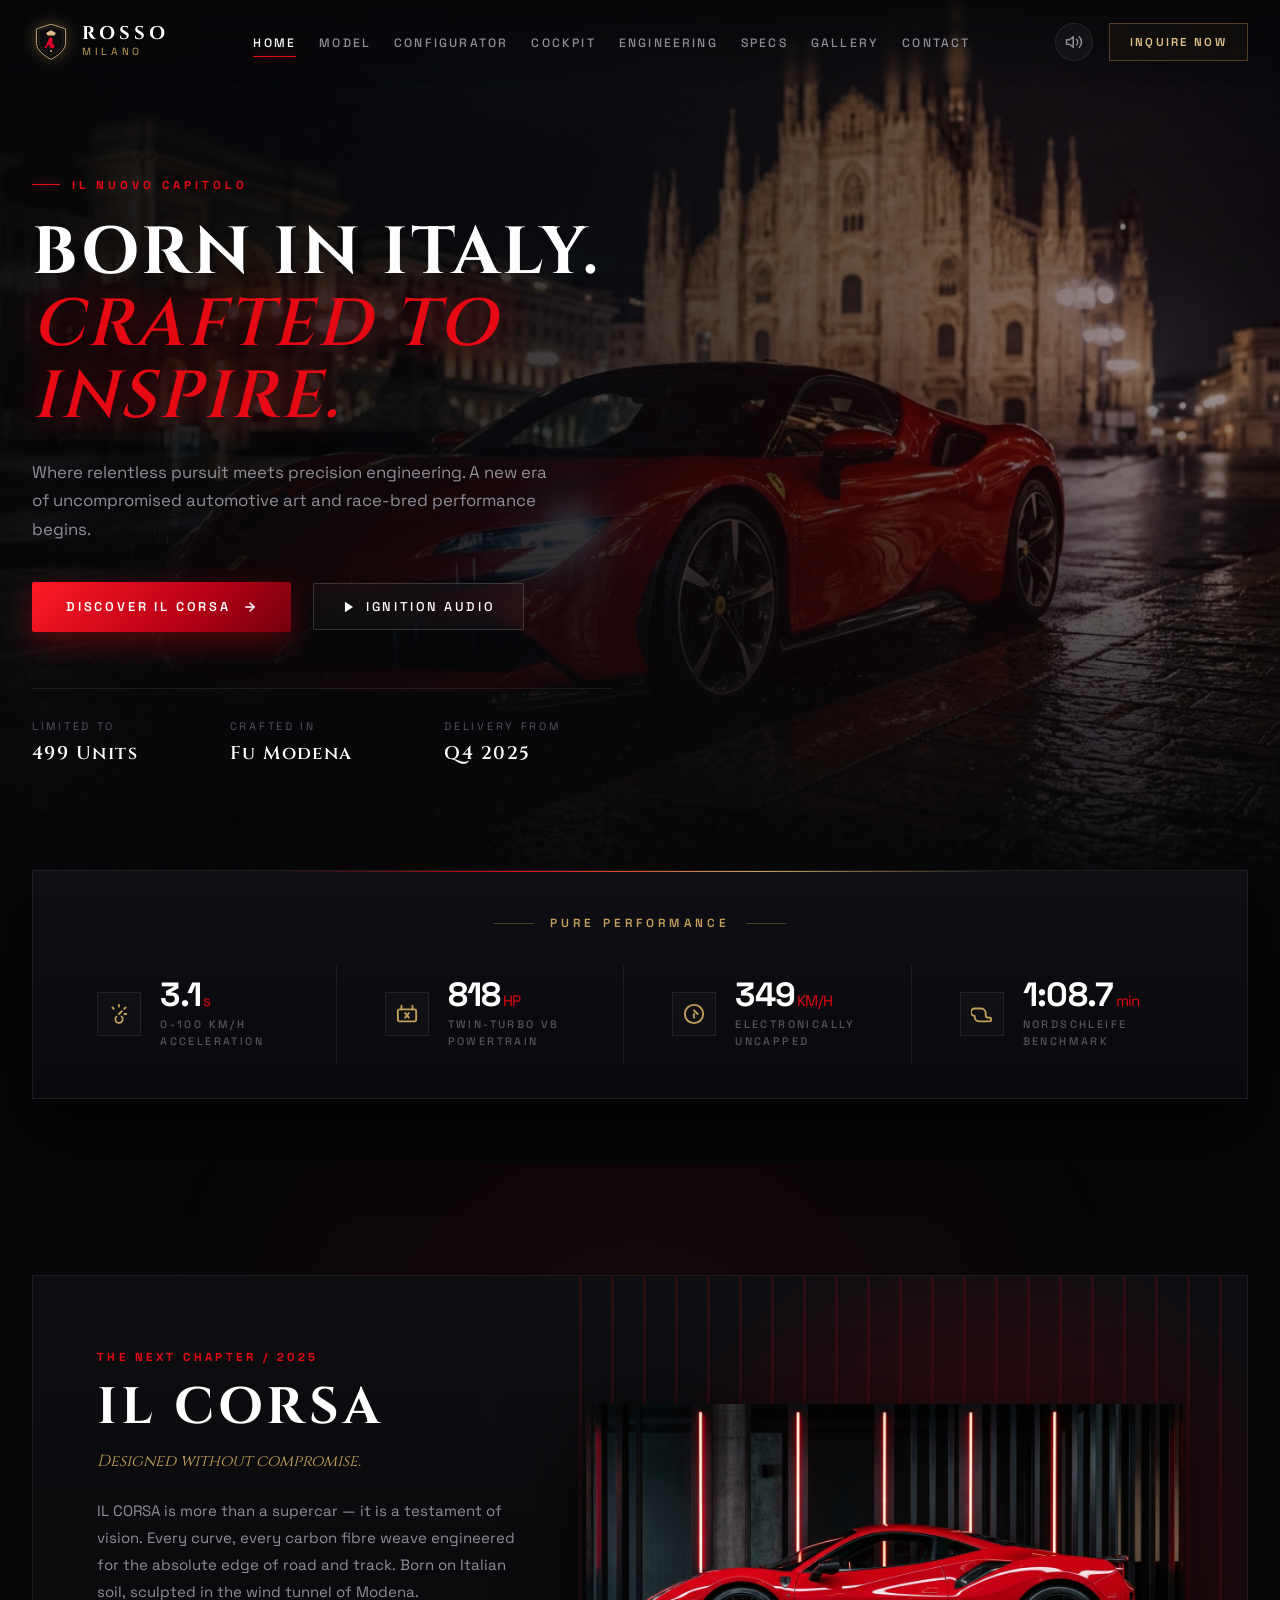
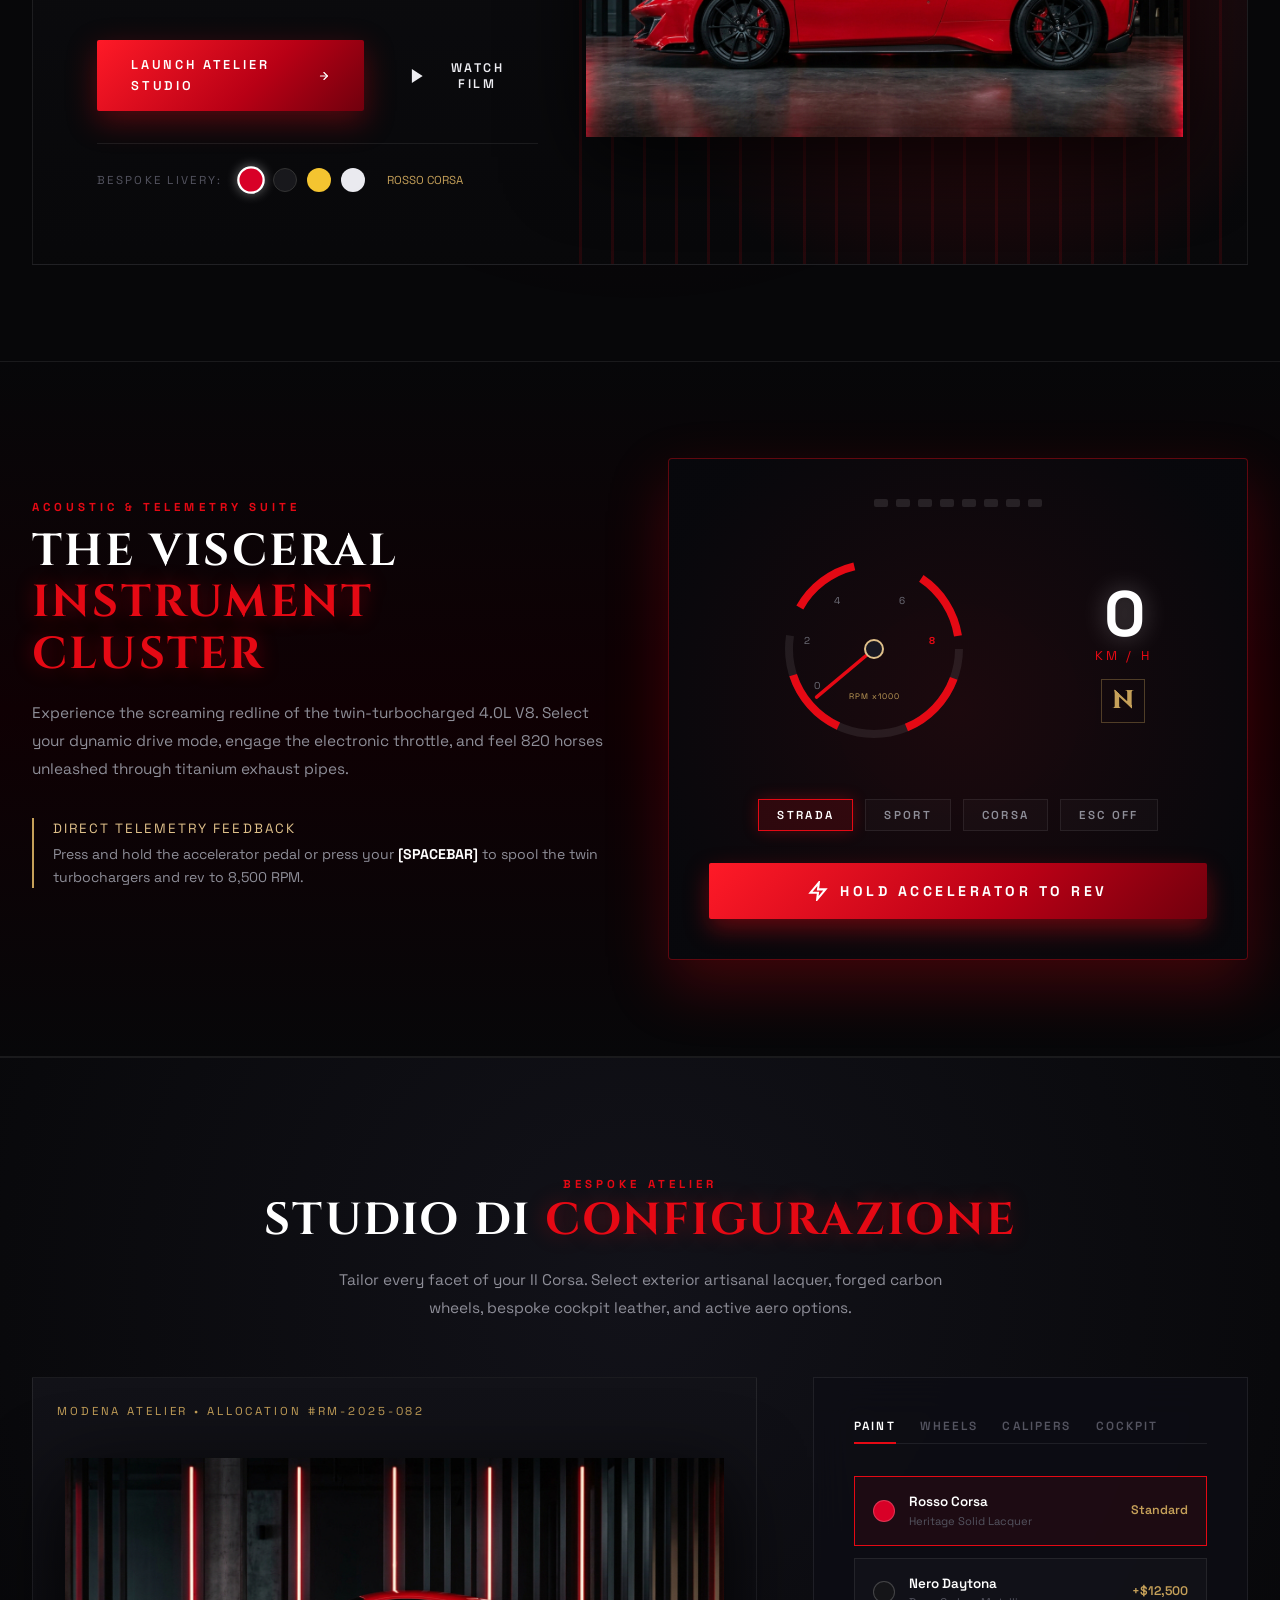
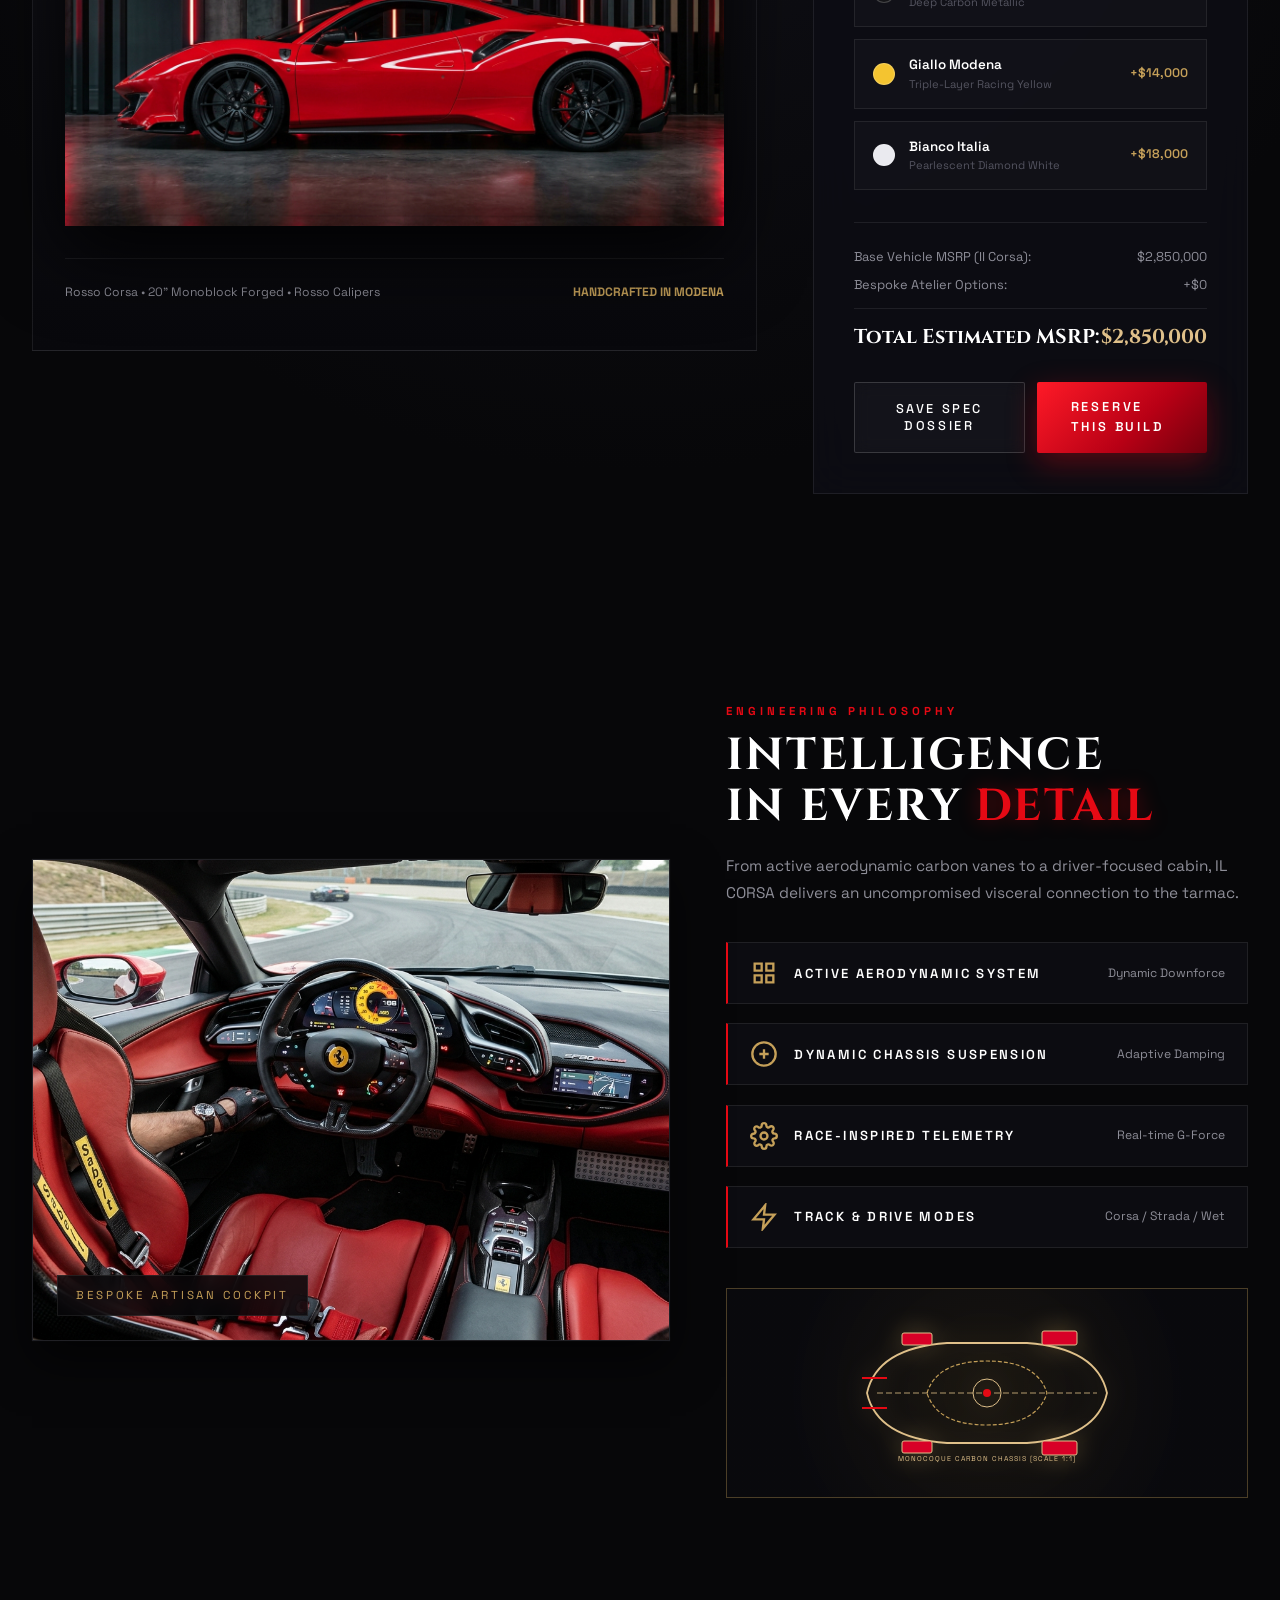
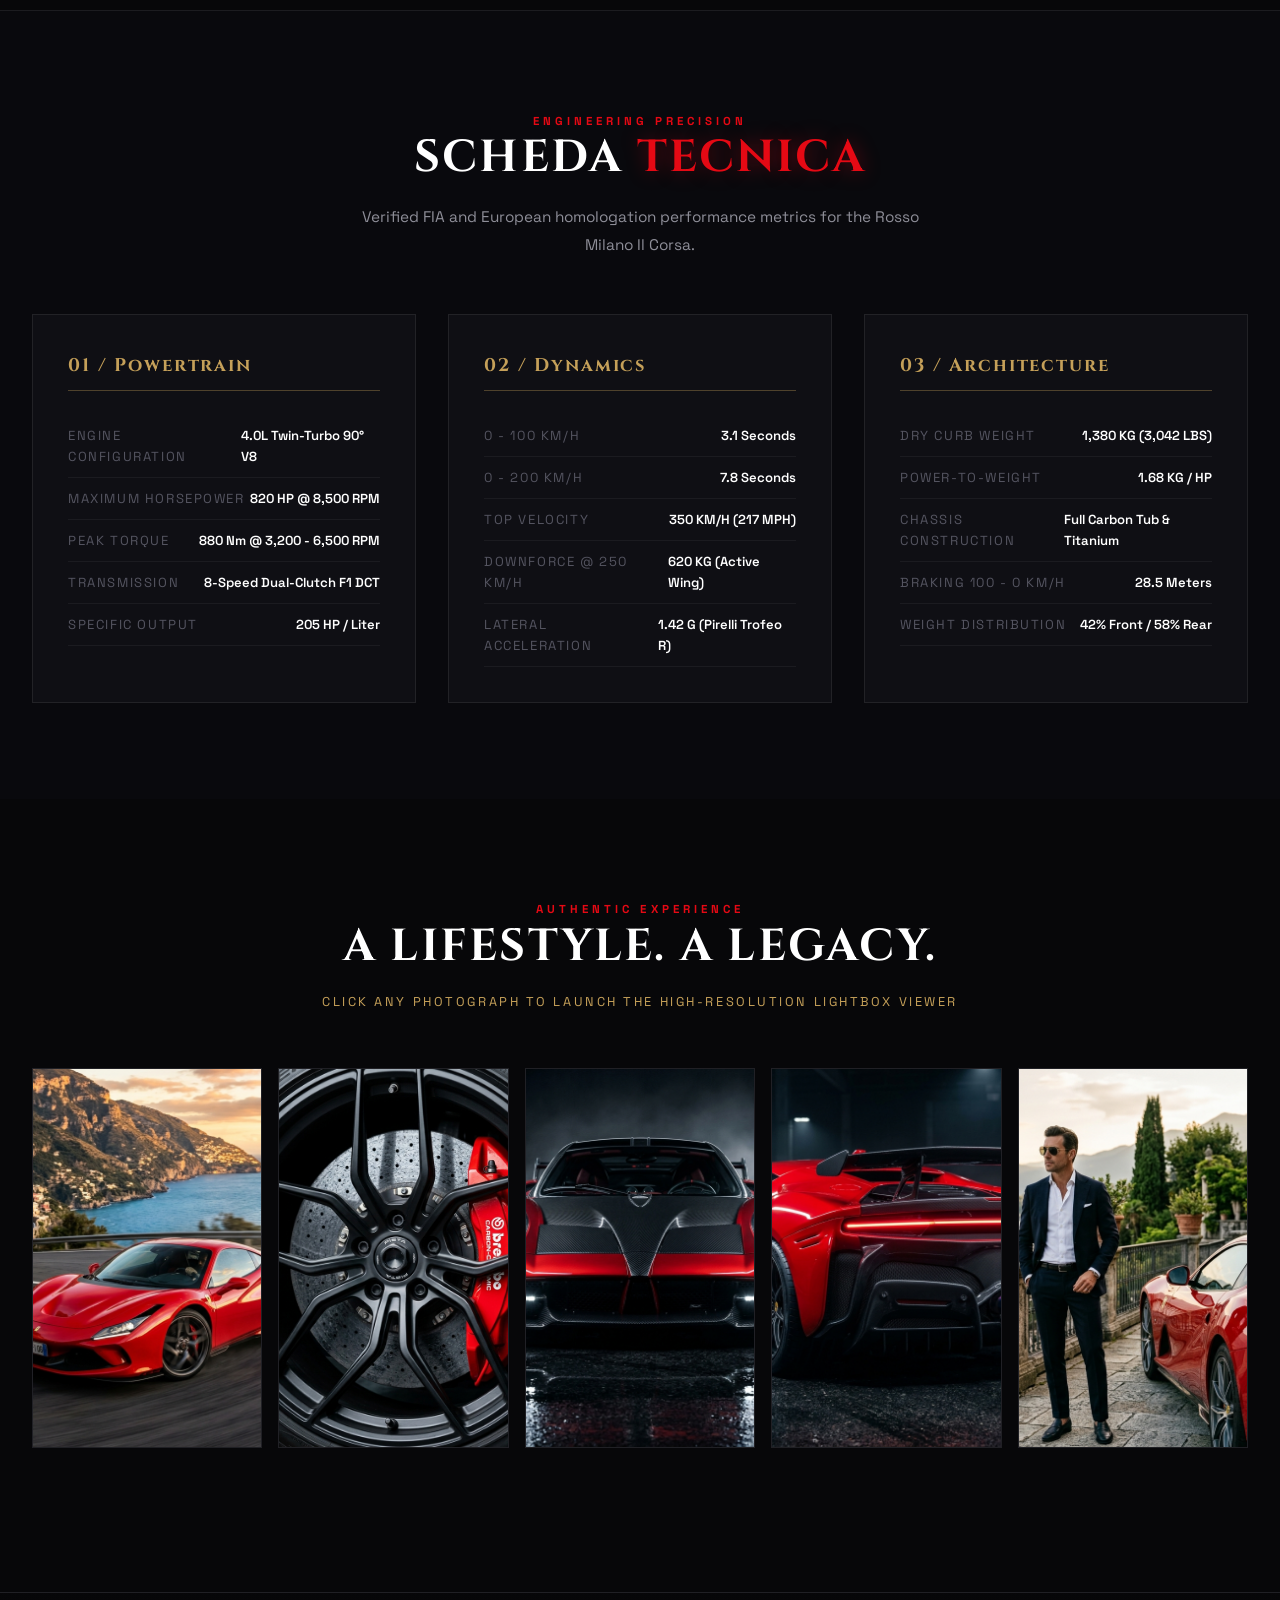
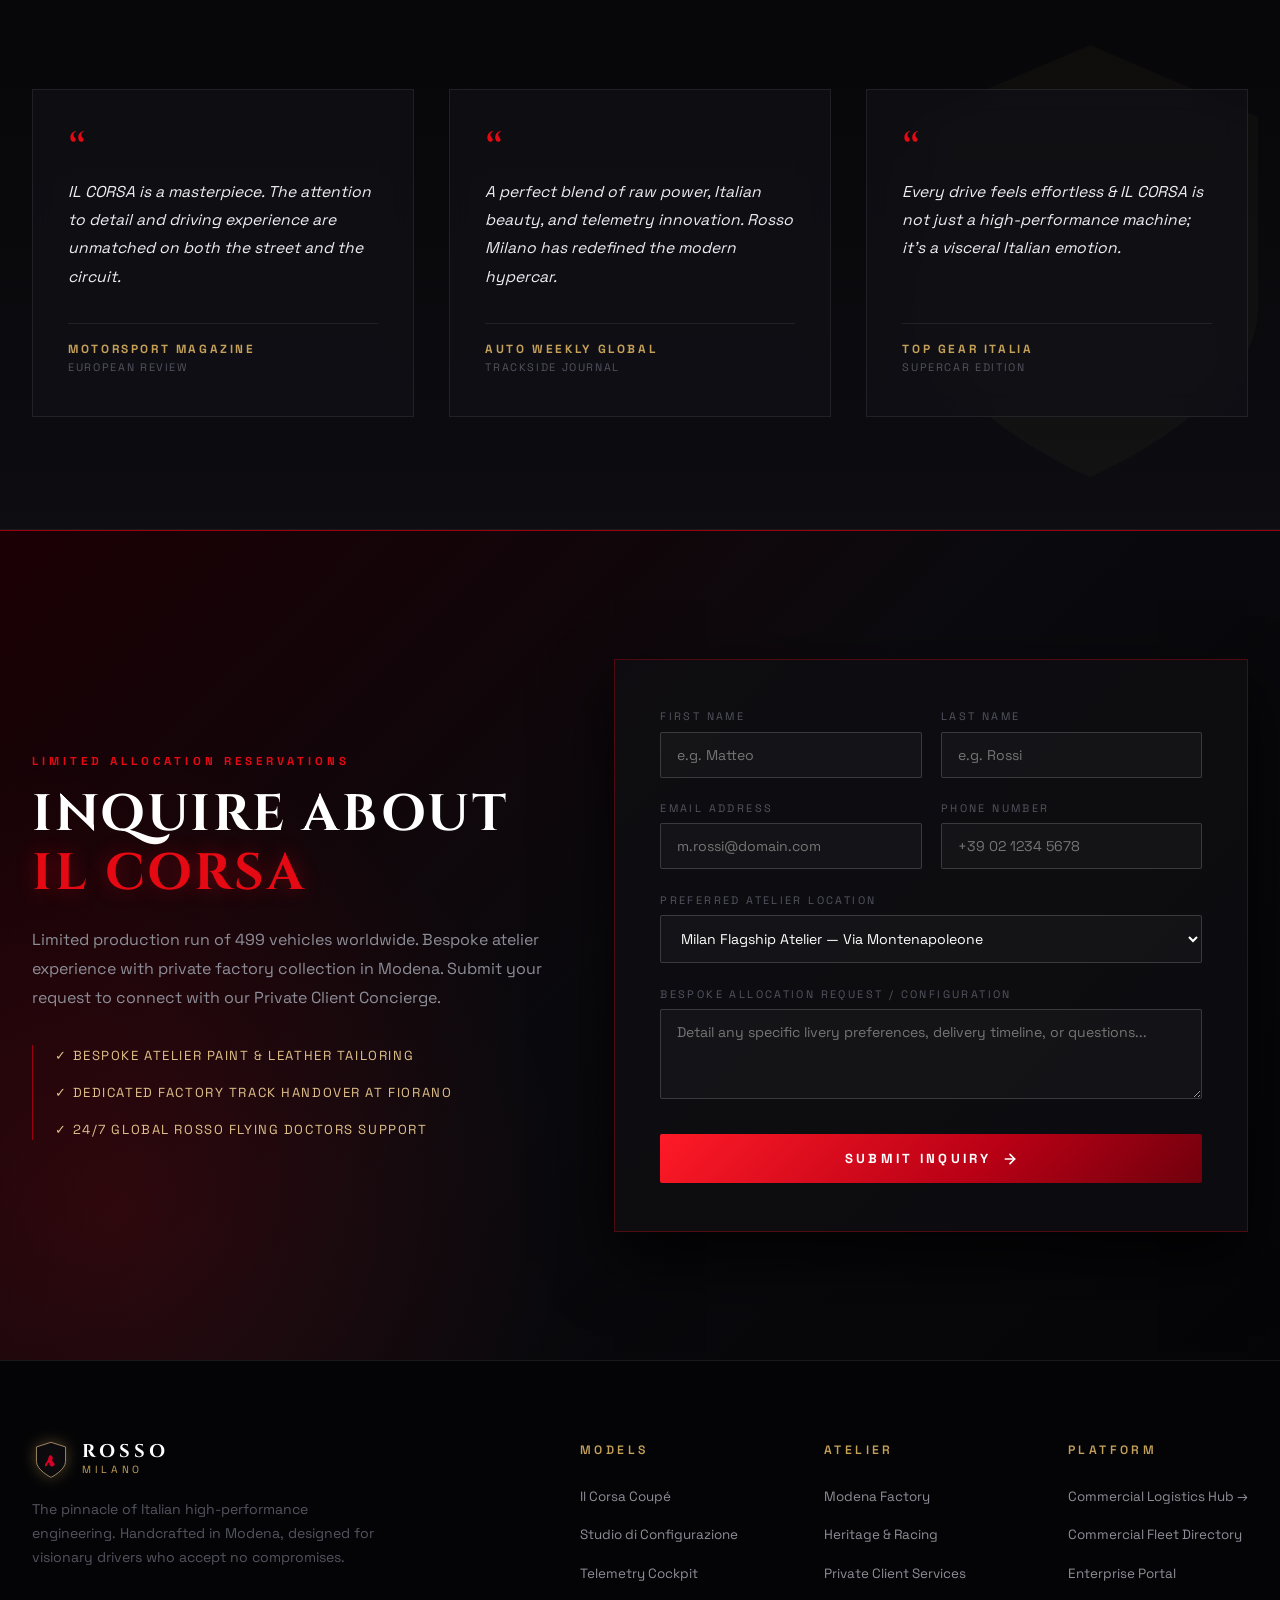
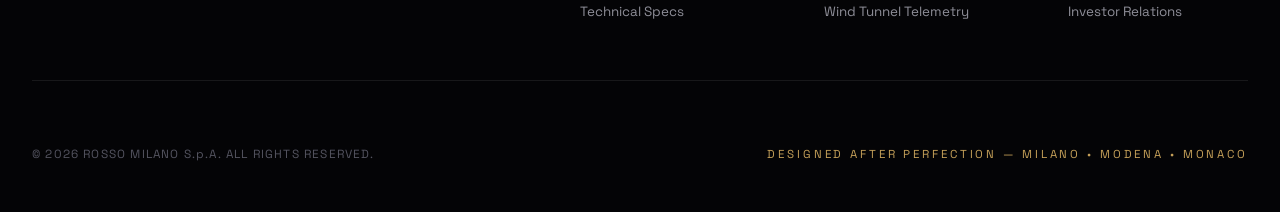
<file: index.html>
<!DOCTYPE html>
<html lang="en">
<head>
  <meta charset="UTF-8">
  <meta name="viewport" content="width=device-width, initial-scale=1.0">
  <title>ROSSO MILANO — Born in Italy. Crafted to Inspire.</title>
  <meta name="description" content="Rosso Milano: Where relentless pursuit meets precision engineering. Discover Il Corsa, the definitive luxury Italian supercar.">
  
  <!-- Google Fonts: Cinzel (Luxury Display Serif), Space Grotesk (Telemetry / Tech), Playfair Display -->
  <link rel="preconnect" href="https://fonts.googleapis.com">
  <link rel="preconnect" href="https://fonts.gstatic.com" crossorigin>
  <link href="https://fonts.googleapis.com/css2?family=Cinzel:wght@500;600;700;800;900&family=Playfair+Display:ital,wght@0,600;1,500;1,600&family=Space+Grotesk:wght@400;500;600;700&display=swap" rel="stylesheet">
  
  <link rel="stylesheet" href="css/rosso.css">
</head>
<body>

  <!-- ============================================
       TOP NAVIGATION BAR
       ============================================ -->
  <header class="navbar" id="navbar">
    <div class="container nav-container">
      <!-- Crest Logo -->
      <a href="#hero" class="brand-logo" aria-label="Rosso Milano Home">
        <svg class="brand-crest" viewBox="0 0 100 115" fill="none" xmlns="http://www.w3.org/2000/svg">
          <path d="M50 4 L94 18 L94 62 C94 88 50 110 50 110 C50 110 6 88 6 62 L6 18 Z" stroke="#DFC08A" stroke-width="2.5" fill="rgba(10, 10, 14, 0.95)"/>
          <path d="M50 12 L86 23 L86 58 C86 80 50 98 50 98 C50 98 14 80 14 58 L14 23 Z" stroke="#C5A059" stroke-width="1" stroke-dasharray="3 2" fill="none"/>
          <path d="M35 30 L50 22 L65 30 L60 38 L40 38 Z" fill="#DFC08A"/>
          <path d="M48 42 C48 42 54 44 55 49 C56 54 52 57 55 62 C57 65 62 67 61 72 C60 76 54 78 51 77 C48 76 45 71 45 68 C45 65 42 66 40 68 C38 70 38 75 35 77 C32 78 30 73 33 69 C36 65 39 60 41 55 C43 50 42 46 48 42 Z" fill="#D80027"/>
          <circle cx="50" cy="85" r="3" fill="#DFC08A"/>
        </svg>
        <div class="brand-text">
          <span class="brand-title">ROSSO</span>
          <span class="brand-sub">MILANO</span>
        </div>
      </a>

      <!-- Desktop Nav Links -->
      <ul class="nav-links">
        <li><a href="#hero" class="nav-link active">Home</a></li>
        <li><a href="#spotlight" class="nav-link">Model</a></li>
        <li><a href="#configurator" class="nav-link">Configurator</a></li>
        <li><a href="#simulator" class="nav-link">Cockpit</a></li>
        <li><a href="#technology" class="nav-link">Engineering</a></li>
        <li><a href="#specs" class="nav-link">Specs</a></li>
        <li><a href="#gallery" class="nav-link">Gallery</a></li>
        <li><a href="#inquiry" class="nav-link">Contact</a></li>
      </ul>

      <!-- Action Items -->
      <div class="nav-actions">
        <!-- V12 Engine Sound Synthesizer Button -->
        <button class="btn-engine-sound" id="btn-sound" title="Start V12 Engine Sound" aria-label="Toggle Engine Sound">
          <svg width="18" height="18" viewBox="0 0 24 24" fill="none" stroke="currentColor" stroke-width="2" stroke-linecap="round" stroke-linejoin="round">
            <polygon points="11 5 6 9 2 9 2 15 6 15 11 19 11 5"></polygon>
            <path d="M15.54 8.46a5 5 0 0 1 0 7.07"></path>
            <path d="M19.07 4.93a10 10 0 0 1 0 14.14"></path>
          </svg>
        </button>

        <a href="#inquiry" class="btn-inquire">Inquire Now</a>

        <!-- Mobile Hamburger Toggle -->
        <div class="mobile-toggle" id="mobile-toggle" aria-label="Toggle mobile menu">
          <span></span>
          <span></span>
          <span></span>
        </div>
      </div>
    </div>
  </header>

  <!-- ============================================
       MOBILE SLIDE-OUT DRAWER
       ============================================ -->
  <div class="mobile-drawer" id="mobile-drawer">
    <div>
      <div class="brand-logo" style="margin-bottom: 2.5rem;">
        <div class="brand-text">
          <span class="brand-title">ROSSO</span>
          <span class="brand-sub">MILANO</span>
        </div>
      </div>
      <ul class="drawer-links">
        <li><a href="#hero" class="drawer-link">01 / Home</a></li>
        <li><a href="#spotlight" class="drawer-link">02 / Model Il Corsa</a></li>
        <li><a href="#configurator" class="drawer-link">03 / Atelier Studio</a></li>
        <li><a href="#simulator" class="drawer-link">04 / Telemetry Cockpit</a></li>
        <li><a href="#technology" class="drawer-link">05 / Engineering</a></li>
        <li><a href="#specs" class="drawer-link">06 / Technical Specs</a></li>
        <li><a href="#gallery" class="drawer-link">07 / Panoramic Gallery</a></li>
        <li><a href="#inquiry" class="drawer-link">08 / Concierge Inquire</a></li>
      </ul>
    </div>
    <div>
      <a href="#inquiry" class="btn-crimson-solid" style="width: 100%; justify-content: center; margin-bottom: 1rem;">Book VIP Allocation</a>
      <p style="font-size: 0.72rem; color: var(--text-dim); text-transform: uppercase; letter-spacing: 0.2em;">Modena • Milano • Monaco</p>
    </div>
  </div>

  <!-- ============================================
       HERO SECTION
       ============================================ -->
  <section class="hero-section" id="hero">
    <div class="hero-bg-layer">
      <!-- High-res hero image (eager loaded for hero impact) -->
      <img src="assets/rosso/rosso_hero.jpg" alt="Rosso Milano Supercar in Milan" class="hero-bg-img" id="hero-img" decoding="async">
      <div class="hero-overlay"></div>
    </div>

    <div class="container hero-grid">
      <div class="hero-content">
        <div class="hero-badge tracking-ultra">Il Nuovo Capitolo</div>
        <h1 class="hero-title">
          BORN IN ITALY.
          <span class="title-crimson">CRAFTED TO INSPIRE.</span>
        </h1>
        <p class="hero-subtitle">
          Where relentless pursuit meets precision engineering. A new era of uncompromised automotive art and race-bred performance begins.
        </p>

        <div class="hero-cta-group">
          <a href="#spotlight" class="btn-crimson-solid">
            Discover Il Corsa
            <svg viewBox="0 0 24 24" fill="none" stroke="currentColor" stroke-width="2.5" stroke-linecap="round" stroke-linejoin="round">
              <line x1="5" y1="12" x2="19" y2="12"></line>
              <polyline points="12 5 19 12 12 19"></polyline>
            </svg>
          </a>
          <button class="btn-outline-minimal" id="hero-sound-cta">
            <svg width="14" height="14" viewBox="0 0 24 24" fill="currentColor">
              <polygon points="5 3 19 12 5 21 5 3"></polygon>
            </svg>
            Ignition Audio
          </button>
        </div>

        <div class="hero-stats-trio">
          <div class="stat-trio-item">
            <span class="stat-trio-label">Limited To</span>
            <span class="stat-trio-val">499 Units</span>
          </div>
          <div class="stat-trio-item">
            <span class="stat-trio-label">Crafted In</span>
            <span class="stat-trio-val">Fu Modena</span>
          </div>
          <div class="stat-trio-item">
            <span class="stat-trio-label">Delivery From</span>
            <span class="stat-trio-val">Q4 2025</span>
          </div>
        </div>
      </div>
    </div>
  </section>

  <!-- ============================================
       PURE PERFORMANCE TELEMETRY BAR
       ============================================ -->
  <section class="telemetry-section" id="telemetry">
    <div class="container">
      <div class="telemetry-container">
        <div class="telemetry-header">
          <span class="telemetry-tag">Pure Performance</span>
        </div>

        <div class="telemetry-grid">
          <!-- Metric 1: 0-100 -->
          <div class="telemetry-item">
            <div class="telemetry-icon-wrap">
              <svg width="22" height="22" viewBox="0 0 24 24" fill="none" stroke="currentColor" stroke-width="2" stroke-linecap="round" stroke-linejoin="round">
                <path d="M12 2v2"></path>
                <path d="M4.93 4.93l1.41 1.41"></path>
                <path d="M20 12h-2"></path>
                <path d="M19.07 4.93l-1.41 1.41"></path>
                <path d="M14.83 14.83a4 4 0 1 1-5.66 0"></path>
                <path d="M12 12l3-3"></path>
              </svg>
            </div>
            <div class="telemetry-data">
              <div class="telemetry-number" data-target="3.1">3.1<span class="telemetry-unit">s</span></div>
              <div class="telemetry-desc">0-100 KM/H Acceleration</div>
            </div>
          </div>

          <!-- Metric 2: Horsepower -->
          <div class="telemetry-item">
            <div class="telemetry-icon-wrap">
              <svg width="22" height="22" viewBox="0 0 24 24" fill="none" stroke="currentColor" stroke-width="2" stroke-linecap="round" stroke-linejoin="round">
                <rect x="2" y="7" width="20" height="13" rx="2"></rect>
                <path d="M6 3v4"></path>
                <path d="M18 3v4"></path>
                <path d="M10 11l4 5"></path>
                <path d="M14 11l-4 5"></path>
              </svg>
            </div>
            <div class="telemetry-data">
              <div class="telemetry-number" data-target="820">820<span class="telemetry-unit">HP</span></div>
              <div class="telemetry-desc">Twin-Turbo V8 Powertrain</div>
            </div>
          </div>

          <!-- Metric 3: Top Speed -->
          <div class="telemetry-item">
            <div class="telemetry-icon-wrap">
              <svg width="22" height="22" viewBox="0 0 24 24" fill="none" stroke="currentColor" stroke-width="2" stroke-linecap="round" stroke-linejoin="round">
                <circle cx="12" cy="12" r="10"></circle>
                <path d="M16 12l-4-4"></path>
                <path d="M12 16v-4"></path>
              </svg>
            </div>
            <div class="telemetry-data">
              <div class="telemetry-number" data-target="350">350<span class="telemetry-unit">KM/H</span></div>
              <div class="telemetry-desc">Electronically Uncapped</div>
            </div>
          </div>

          <!-- Metric 4: Nürburgring Lap -->
          <div class="telemetry-item">
            <div class="telemetry-icon-wrap">
              <svg width="22" height="22" viewBox="0 0 24 24" fill="none" stroke="currentColor" stroke-width="2" stroke-linecap="round" stroke-linejoin="round">
                <path d="M4 14a4 4 0 0 1 0-8h7a5 5 0 0 1 5 5v2a3 3 0 0 0 3 3h1a2 2 0 0 1 0 4H9a5 5 0 0 1-5-5z"></path>
              </svg>
            </div>
            <div class="telemetry-data">
              <div class="telemetry-number">1:08.7<span class="telemetry-unit">min</span></div>
              <div class="telemetry-desc">Nordschleife Benchmark</div>
            </div>
          </div>
        </div>
      </div>
    </div>
  </section>

  <!-- ============================================
       SPOTLIGHT SECTION: IL CORSA
       ============================================ -->
  <section class="spotlight-section" id="spotlight">
    <div class="container">
      <div class="spotlight-banner">
        <div class="spotlight-grid">
          <div class="spotlight-info">
            <div class="spotlight-header-tag">The Next Chapter / 2025</div>
            <h2 class="spotlight-title">IL CORSA</h2>
            <div class="spotlight-motto">Designed without compromise.</div>
            <p class="spotlight-desc">
              IL CORSA is more than a supercar — it is a testament of vision. Every curve, every carbon fibre weave engineered for the absolute edge of road and track. Born on Italian soil, sculpted in the wind tunnel of Modena.
            </p>

            <div class="spotlight-buttons">
              <a href="#configurator" class="btn-crimson-solid">
                Launch Atelier Studio
                <svg viewBox="0 0 24 24" fill="none" stroke="currentColor" stroke-width="2.5" stroke-linecap="round" stroke-linejoin="round">
                  <line x1="5" y1="12" x2="19" y2="12"></line>
                  <polyline points="12 5 19 12 12 19"></polyline>
                </svg>
              </a>
              <button class="btn-watch-film" id="btn-open-film">
                <svg viewBox="0 0 24 24">
                  <polygon points="5 3 19 12 5 21 5 3"></polygon>
                </svg>
                Watch Film
              </button>
            </div>

            <!-- Color Palette Customizer -->
            <div class="color-switcher">
              <span class="color-switcher-label">Bespoke Livery:</span>
              <div class="color-dots">
                <span class="color-dot color-dot-red active" data-color="Rosso Corsa" data-filter="none" title="Rosso Corsa (Signature Red)"></span>
                <span class="color-dot color-dot-black" data-color="Nero Carbonio" data-filter="brightness(0.5) contrast(1.4) saturate(0)" title="Nero Carbonio (Deep Carbon Black)"></span>
                <span class="color-dot color-dot-yellow" data-color="Giallo Modena" data-filter="hue-rotate(42deg) saturate(1.8)" title="Giallo Modena (Racing Yellow)"></span>
                <span class="color-dot color-dot-white" data-color="Bianco Perla" data-filter="brightness(1.5) contrast(1.1) saturate(0.2)" title="Bianco Perla (Pearlescent White)"></span>
              </div>
              <span id="current-color-name" style="font-size: 0.72rem; color: var(--gold-accent); text-transform: uppercase; margin-left: 6px;">Rosso Corsa</span>
            </div>
          </div>

          <!-- Car Visual Stage -->
          <div class="spotlight-car-stage">
            <img src="assets/rosso/rosso_corsa_side.jpg" alt="Rosso Milano Il Corsa Side Profile" class="spotlight-car-img" id="spotlight-img" loading="lazy" decoding="async">
          </div>
        </div>
      </div>
    </div>
  </section>

  <!-- ============================================
       NEW: INTERACTIVE TACHOMETER & DIGITAL COCKPIT SIMULATOR
       ============================================ -->
  <section class="simulator-section" id="simulator">
    <div class="container">
      <div class="sim-container">
        <!-- Info Column -->
        <div class="sim-info">
          <span class="section-label">Acoustic & Telemetry Suite</span>
          <h2 class="section-title">THE VISCERAL<br><span class="text-crimson">INSTRUMENT CLUSTER</span></h2>
          <p class="section-desc">
            Experience the screaming redline of the twin-turbocharged 4.0L V8. Select your dynamic drive mode, engage the electronic throttle, and feel 820 horses unleashed through titanium exhaust pipes.
          </p>
          <div style="border-left: 2px solid var(--gold-accent); padding-left: 1.2rem; margin-bottom: 2rem;">
            <p style="font-size: 0.84rem; color: var(--gold-light); text-transform: uppercase; letter-spacing: 0.15em; margin-bottom: 4px;">
              Direct Telemetry Feedback
            </p>
            <p style="font-size: 0.88rem; color: var(--text-muted);">
              Press and hold the accelerator pedal or press your <strong style="color: #fff;">[SPACEBAR]</strong> to spool the twin turbochargers and rev to 8,500 RPM.
            </p>
          </div>
        </div>

        <!-- Cockpit Cluster Box -->
        <div class="cluster-box">
          <!-- Shift Lights LED Bar -->
          <div class="shift-lights-bar" id="shift-bar">
            <div class="shift-led green"></div>
            <div class="shift-led green"></div>
            <div class="shift-led green"></div>
            <div class="shift-led yellow"></div>
            <div class="shift-led yellow"></div>
            <div class="shift-led red"></div>
            <div class="shift-led red"></div>
            <div class="shift-led red"></div>
          </div>

          <!-- Gauge Instrument Display -->
          <div class="gauge-visual">
            <!-- Radial Tachometer SVG -->
            <div class="dial-wrap">
              <svg class="rpm-gauge-svg" viewBox="0 0 220 220">
                <!-- Gauge Outer Track -->
                <circle cx="110" cy="110" r="85" stroke="rgba(255,255,255,0.08)" stroke-width="8" fill="none" stroke-dasharray="380" stroke-dashoffset="100"/>
                <!-- Redline Arc (7500 - 9000 RPM) -->
                <circle cx="110" cy="110" r="85" stroke="#E50914" stroke-width="8" fill="none" stroke-dasharray="70" stroke-dashoffset="110"/>
                <!-- Ticks & Numbers -->
                <text x="50" y="150" font-size="10" fill="#6E6E78" font-family="'Space Grotesk'">0</text>
                <text x="40" y="105" font-size="10" fill="#6E6E78" font-family="'Space Grotesk'">2</text>
                <text x="70" y="65" font-size="10" fill="#6E6E78" font-family="'Space Grotesk'">4</text>
                <text x="135" y="65" font-size="10" fill="#6E6E78" font-family="'Space Grotesk'">6</text>
                <text x="165" y="105" font-size="10" fill="#E50914" font-weight="700" font-family="'Space Grotesk'">8</text>
                <text x="110" y="160" font-size="8" fill="#C5A059" font-family="'Space Grotesk'" text-anchor="middle" letter-spacing="1">RPM x1000</text>
                <!-- Needle -->
                <line x1="110" y1="110" x2="110" y2="35" stroke="#E50914" stroke-width="3.5" stroke-linecap="round" class="rpm-needle" id="rpm-needle"/>
                <circle cx="110" cy="110" r="9" fill="#181822" stroke="#DFC08A" stroke-width="2"/>
              </svg>
            </div>

            <!-- Digital Speedometer & Gear -->
            <div class="digital-speed-display">
              <div class="speed-value" id="sim-speed">0</div>
              <div class="speed-unit">KM / H</div>
              <div class="gear-badge" id="sim-gear">N</div>
            </div>
          </div>

          <!-- Drive Modes Selector -->
          <div class="drive-modes-wrap">
            <button class="mode-btn active" data-mode="STRADA">Strada</button>
            <button class="mode-btn" data-mode="SPORT">Sport</button>
            <button class="mode-btn" data-mode="CORSA">Corsa</button>
            <button class="mode-btn" data-mode="ESC OFF">ESC Off</button>
          </div>

          <!-- Hold to Rev Pedal Button -->
          <button class="btn-pedal-rev" id="btn-pedal">
            <svg width="20" height="20" viewBox="0 0 24 24" fill="none" stroke="currentColor" stroke-width="2.5">
              <polygon points="13 2 3 14 12 14 11 22 21 10 12 10 13 2"></polygon>
            </svg>
            Hold Accelerator to Rev
          </button>
        </div>
      </div>
    </div>
  </section>

  <!-- ============================================
       NEW: INTERACTIVE BESPOKE CONFIGURATOR STUDIO
       ============================================ -->
  <section class="configurator-section" id="configurator">
    <div class="container">
      <div class="config-header">
        <span class="section-label">Bespoke Atelier</span>
        <h2 class="section-title">STUDIO DI <span class="text-crimson">CONFIGURAZIONE</span></h2>
        <p class="section-desc" style="max-width: 620px; margin: 0 auto;">
          Tailor every facet of your Il Corsa. Select exterior artisanal lacquer, forged carbon wheels, bespoke cockpit leather, and active aero options.
        </p>
      </div>

      <div class="config-studio-grid">
        <!-- Live Render Stage -->
        <div class="config-stage">
          <span class="config-stage-badge" id="config-badge">Modena Atelier • Allocation #RM-2025-082</span>
          <img src="assets/rosso/rosso_corsa_side.jpg" alt="Rosso Milano Configured Vehicle" class="config-car-img" id="config-car-img" loading="lazy" decoding="async">
          
          <div class="config-stage-footer">
            <span id="config-spec-summary">Rosso Corsa • 20" Monoblock Forged • Rosso Calipers</span>
            <span style="color: var(--gold-accent); font-weight: 700;">HANDCRAFTED IN MODENA</span>
          </div>
        </div>

        <!-- Configuration Controls Panel -->
        <div class="config-controls">
          <!-- Option Category Tabs -->
          <div class="config-tabs">
            <button class="config-tab-btn active" data-tab="paint">Paint</button>
            <button class="config-tab-btn" data-tab="wheels">Wheels</button>
            <button class="config-tab-btn" data-tab="calipers">Calipers</button>
            <button class="config-tab-btn" data-tab="interior">Cockpit</button>
          </div>

          <!-- Panel 1: Paint -->
          <div class="config-panel active" id="panel-paint">
            <div class="options-grid">
              <div class="option-card selected" data-type="paint" data-val="Rosso Corsa" data-price="0" data-filter="none">
                <div class="option-info">
                  <div class="option-swatch" style="background: #D80027;"></div>
                  <div>
                    <div class="option-title">Rosso Corsa</div>
                    <div class="option-sub">Heritage Solid Lacquer</div>
                  </div>
                </div>
                <div class="option-price">Standard</div>
              </div>

              <div class="option-card" data-type="paint" data-val="Nero Daytona" data-price="12500" data-filter="brightness(0.5) contrast(1.4) saturate(0)">
                <div class="option-info">
                  <div class="option-swatch" style="background: #151518;"></div>
                  <div>
                    <div class="option-title">Nero Daytona</div>
                    <div class="option-sub">Deep Carbon Metallic</div>
                  </div>
                </div>
                <div class="option-price">+$12,500</div>
              </div>

              <div class="option-card" data-type="paint" data-val="Giallo Modena" data-price="14000" data-filter="hue-rotate(42deg) saturate(1.8)">
                <div class="option-info">
                  <div class="option-swatch" style="background: #F4C430;"></div>
                  <div>
                    <div class="option-title">Giallo Modena</div>
                    <div class="option-sub">Triple-Layer Racing Yellow</div>
                  </div>
                </div>
                <div class="option-price">+$14,000</div>
              </div>

              <div class="option-card" data-type="paint" data-val="Bianco Italia" data-price="18000" data-filter="brightness(1.5) contrast(1.1) saturate(0.2)">
                <div class="option-info">
                  <div class="option-swatch" style="background: #EAEAEF;"></div>
                  <div>
                    <div class="option-title">Bianco Italia</div>
                    <div class="option-sub">Pearlescent Diamond White</div>
                  </div>
                </div>
                <div class="option-price">+$18,000</div>
              </div>
            </div>
          </div>

          <!-- Panel 2: Wheels -->
          <div class="config-panel" id="panel-wheels">
            <div class="options-grid">
              <div class="option-card selected" data-type="wheels" data-val="20/21 Monoblock Forged" data-price="0">
                <div class="option-info">
                  <div>
                    <div class="option-title">20"/21" Monoblock Forged</div>
                    <div class="option-sub">Matte Satin Charcoal Finish</div>
                  </div>
                </div>
                <div class="option-price">Included</div>
              </div>

              <div class="option-card" data-type="wheels" data-val="21 Diamond-Cut 10-Spoke" data-price="18500">
                <div class="option-info">
                  <div>
                    <div class="option-title">21" Diamond-Cut Ten-Spoke</div>
                    <div class="option-sub">Brushed Aluminum with Titanium Bolts</div>
                  </div>
                </div>
                <div class="option-price">+$18,500</div>
              </div>

              <div class="option-card" data-type="wheels" data-val="21 Full Carbon Aero-Discs" data-price="38000">
                <div class="option-info">
                  <div>
                    <div class="option-title">21" Full Carbon Aero-Discs</div>
                    <div class="option-sub">Ultra-Lightweight Track Weight Reduction</div>
                  </div>
                </div>
                <div class="option-price">+$38,000</div>
              </div>
            </div>
          </div>

          <!-- Panel 3: Calipers -->
          <div class="config-panel" id="panel-calipers">
            <div class="options-grid">
              <div class="option-card selected" data-type="calipers" data-val="Rosso Corsa" data-price="0">
                <div class="option-info">
                  <div class="option-swatch" style="background: #D80027;"></div>
                  <div>
                    <div class="option-title">Rosso Corsa Calipers</div>
                    <div class="option-sub">Standard 6-Piston Monoblock</div>
                  </div>
                </div>
                <div class="option-price">Standard</div>
              </div>

              <div class="option-card" data-type="calipers" data-val="Giallo Racing" data-price="4500">
                <div class="option-info">
                  <div class="option-swatch" style="background: #F4C430;"></div>
                  <div>
                    <div class="option-title">Giallo Racing Calipers</div>
                    <div class="option-sub">High-Visibility Track Lacquer</div>
                  </div>
                </div>
                <div class="option-price">+$4,500</div>
              </div>

              <div class="option-card" data-type="calipers" data-val="Oro Champagne" data-price="6500">
                <div class="option-info">
                  <div class="option-swatch" style="background: #DFC08A;"></div>
                  <div>
                    <div class="option-title">Oro Champagne Calipers</div>
                    <div class="option-sub">Precious Metal Heat-Coated</div>
                  </div>
                </div>
                <div class="option-price">+$6,500</div>
              </div>
            </div>
          </div>

          <!-- Panel 4: Interior -->
          <div class="config-panel" id="panel-interior">
            <div class="options-grid">
              <div class="option-card selected" data-type="interior" data-val="Rosso & Nero Alcantara" data-price="0">
                <div class="option-info">
                  <div>
                    <div class="option-title">Rosso & Nero Alcantara</div>
                    <div class="option-sub">Lightweight Racing Bucket Seats</div>
                  </div>
                </div>
                <div class="option-price">Standard</div>
              </div>

              <div class="option-card" data-type="interior" data-val="Cuoio Natural Handcrafted Leather" data-price="24000">
                <div class="option-info">
                  <div>
                    <div class="option-title">Cuoio Natural Leather</div>
                    <div class="option-sub">Tuscan Saddle Leather with Gold Stitch</div>
                  </div>
                </div>
                <div class="option-price">+$24,000</div>
              </div>

              <div class="option-card" data-type="interior" data-val="Full Carbon Monocoque Race" data-price="42000">
                <div class="option-info">
                  <div>
                    <div class="option-title">Full Carbon Race Tub</div>
                    <div class="option-sub">Exposed Matte Carbon Fiber with Harness</div>
                  </div>
                </div>
                <div class="option-price">+$42,000</div>
              </div>
            </div>
          </div>

          <!-- Price Summary Calculation -->
          <div class="config-summary">
            <div class="summary-row">
              <span>Base Vehicle MSRP (Il Corsa):</span>
              <span>$2,850,000</span>
            </div>
            <div class="summary-row">
              <span>Bespoke Atelier Options:</span>
              <span id="cfg-options-total">+$0</span>
            </div>
            <div class="summary-total">
              <span>Total Estimated MSRP:</span>
              <span class="total-price" id="cfg-total-price">$2,850,000</span>
            </div>
          </div>

          <!-- Actions -->
          <div class="config-actions-row">
            <button class="btn-outline-minimal" id="btn-save-dossier" style="justify-content: center;">
              Save Spec Dossier
            </button>
            <a href="#inquiry" class="btn-crimson-solid" style="justify-content: center;" id="btn-order-build">
              Reserve This Build
            </a>
          </div>
        </div>
      </div>
    </div>
  </section>

  <!-- ============================================
       INTELLIGENCE IN EVERY DETAIL
       ============================================ -->
  <section class="detail-section" id="technology">
    <div class="container">
      <div class="detail-grid">
        <div class="cockpit-card">
          <img src="assets/rosso/rosso_interior.jpg" alt="Rosso Milano Il Corsa Bespoke Cockpit" class="cockpit-img" loading="lazy" decoding="async">
          <div class="cockpit-overlay-tag">Bespoke Artisan Cockpit</div>
        </div>

        <div class="detail-content">
          <span class="section-label">Engineering Philosophy</span>
          <h2 class="section-title">INTELLIGENCE<br>IN EVERY <span class="text-crimson">DETAIL</span></h2>
          <p class="section-desc">
            From active aerodynamic carbon vanes to a driver-focused cabin, IL CORSA delivers an uncompromised visceral connection to the tarmac.
          </p>

          <div class="engineering-specs-list">
            <div class="spec-row">
              <svg class="spec-icon" viewBox="0 0 24 24" fill="none" stroke="currentColor" stroke-width="2">
                <path d="M4 14h6v6H4zM14 4h6v6h-6zM4 4h6v6H4zM14 14h6v6h-6z"></path>
              </svg>
              <span class="spec-title">Active Aerodynamic System</span>
              <span class="spec-info">Dynamic Downforce</span>
            </div>
            <div class="spec-row">
              <svg class="spec-icon" viewBox="0 0 24 24" fill="none" stroke="currentColor" stroke-width="2">
                <circle cx="12" cy="12" r="10"></circle>
                <path d="M8 12h8M12 8v8"></path>
              </svg>
              <span class="spec-title">Dynamic Chassis Suspension</span>
              <span class="spec-info">Adaptive Damping</span>
            </div>
            <div class="spec-row">
              <svg class="spec-icon" viewBox="0 0 24 24" fill="none" stroke="currentColor" stroke-width="2">
                <circle cx="12" cy="12" r="3"></circle>
                <path d="M19.4 15a1.65 1.65 0 0 0 .33 1.82l.06.06a2 2 0 0 1 0 2.83 2 2 0 0 1-2.83 0l-.06-.06a1.65 1.65 0 0 0-1.82-.33 1.65 1.65 0 0 0-1 1.51V21a2 2 0 0 1-2 2 2 2 0 0 1-2-2v-.09A1.65 1.65 0 0 0 9 19.4a1.65 1.65 0 0 0-1.82.33l-.06.06a2 2 0 0 1-2.83 0 2 2 0 0 1 0-2.83l.06-.06a1.65 1.65 0 0 0 .33-1.82 1.65 1.65 0 0 0-1.51-1H3a2 2 0 0 1-2-2 2 2 0 0 1 2-2h.09A1.65 1.65 0 0 0 4.6 9a1.65 1.65 0 0 0-.33-1.82l-.06-.06a2 2 0 0 1 0-2.83 2 2 0 0 1 2.83 0l.06.06a1.65 1.65 0 0 0 1.82.33H9a1.65 1.65 0 0 0 1-1.51V3a2 2 0 0 1 2-2 2 2 0 0 1 2 2v.09a1.65 1.65 0 0 0 1 1.51 1.65 1.65 0 0 0 1.82-.33l.06-.06a2 2 0 0 1 2.83 0 2 2 0 0 1 0 2.83l-.06.06a1.65 1.65 0 0 0-.33 1.82V9a1.65 1.65 0 0 0 1.51 1H21a2 2 0 0 1 2 2 2 2 0 0 1-2 2h-.09a1.65 1.65 0 0 0-1.51 1z"></path>
              </svg>
              <span class="spec-title">Race-Inspired Telemetry</span>
              <span class="spec-info">Real-time G-Force</span>
            </div>
            <div class="spec-row">
              <svg class="spec-icon" viewBox="0 0 24 24" fill="none" stroke="currentColor" stroke-width="2">
                <polygon points="13 2 3 14 12 14 11 22 21 10 12 10 13 2"></polygon>
              </svg>
              <span class="spec-title">Track & Drive Modes</span>
              <span class="spec-info">Corsa / Strada / Wet</span>
            </div>
          </div>

          <div class="wireframe-showcase">
            <svg viewBox="0 0 320 160" fill="none" xmlns="http://www.w3.org/2000/svg">
              <path d="M40 80 Q50 35 120 30 L200 30 Q270 35 280 80 Q270 125 200 130 L120 130 Q50 125 40 80 Z" stroke="#DFC08A" stroke-width="1.8"/>
              <path d="M100 80 Q110 48 160 48 Q210 48 220 80 Q210 112 160 112 Q110 112 100 80 Z" stroke="#C5A059" stroke-width="1.2" stroke-dasharray="4 2"/>
              <line x1="35" y1="65" x2="60" y2="65" stroke="#E50914" stroke-width="2"/>
              <line x1="35" y1="95" x2="60" y2="95" stroke="#E50914" stroke-width="2"/>
              <rect x="75" y="20" width="30" height="12" rx="2" fill="#D80027" stroke="#DFC08A"/>
              <rect x="75" y="128" width="30" height="12" rx="2" fill="#D80027" stroke="#DFC08A"/>
              <rect x="215" y="18" width="35" height="14" rx="2" fill="#D80027" stroke="#DFC08A"/>
              <rect x="215" y="128" width="35" height="14" rx="2" fill="#D80027" stroke="#DFC08A"/>
              <line x1="50" y1="80" x2="270" y2="80" stroke="#DFC08A" stroke-width="0.8" stroke-dasharray="6 3"/>
              <circle cx="160" cy="80" r="14" stroke="#DFC08A" stroke-width="1"/>
              <circle cx="160" cy="80" r="4" fill="#E50914"/>
              <text x="160" y="148" font-size="7" fill="#DFC08A" font-family="'Space Grotesk', sans-serif" text-anchor="middle" letter-spacing="1">MONOCOQUE CARBON CHASSIS [SCALE 1:1]</text>
            </svg>
          </div>
        </div>
      </div>
    </div>
  </section>

  <!-- ============================================
       NEW: TECHNICAL SPEC SHEET ("SCHEDA TECNICA")
       ============================================ -->
  <section class="specs-table-section" id="specs">
    <div class="container">
      <div style="text-align: center; margin-bottom: 3.5rem;">
        <span class="section-label">Engineering Precision</span>
        <h2 class="section-title">SCHEDA <span class="text-crimson">TECNICA</span></h2>
        <p class="section-desc" style="max-width: 580px; margin: 0 auto;">
          Verified FIA and European homologation performance metrics for the Rosso Milano Il Corsa.
        </p>
      </div>

      <div class="specs-grid-3">
        <!-- Box 1: Powertrain -->
        <div class="spec-column-box">
          <h3 class="spec-column-title">01 / Powertrain</h3>
          <div class="spec-table-row">
            <span class="spec-table-label">Engine Configuration</span>
            <span class="spec-table-val">4.0L Twin-Turbo 90° V8</span>
          </div>
          <div class="spec-table-row">
            <span class="spec-table-label">Maximum Horsepower</span>
            <span class="spec-table-val">820 HP @ 8,500 RPM</span>
          </div>
          <div class="spec-table-row">
            <span class="spec-table-label">Peak Torque</span>
            <span class="spec-table-val">880 Nm @ 3,200 - 6,500 RPM</span>
          </div>
          <div class="spec-table-row">
            <span class="spec-table-label">Transmission</span>
            <span class="spec-table-val">8-Speed Dual-Clutch F1 DCT</span>
          </div>
          <div class="spec-table-row">
            <span class="spec-table-label">Specific Output</span>
            <span class="spec-table-val">205 HP / Liter</span>
          </div>
        </div>

        <!-- Box 2: Performance & Aerodynamics -->
        <div class="spec-column-box">
          <h3 class="spec-column-title">02 / Dynamics</h3>
          <div class="spec-table-row">
            <span class="spec-table-label">0 - 100 KM/H</span>
            <span class="spec-table-val">3.1 Seconds</span>
          </div>
          <div class="spec-table-row">
            <span class="spec-table-label">0 - 200 KM/H</span>
            <span class="spec-table-val">7.8 Seconds</span>
          </div>
          <div class="spec-table-row">
            <span class="spec-table-label">Top Velocity</span>
            <span class="spec-table-val">350 KM/H (217 MPH)</span>
          </div>
          <div class="spec-table-row">
            <span class="spec-table-label">Downforce @ 250 KM/H</span>
            <span class="spec-table-val">620 KG (Active Wing)</span>
          </div>
          <div class="spec-table-row">
            <span class="spec-table-label">Lateral Acceleration</span>
            <span class="spec-table-val">1.42 G (Pirelli Trofeo R)</span>
          </div>
        </div>

        <!-- Box 3: Dimensions & Braking -->
        <div class="spec-column-box">
          <h3 class="spec-column-title">03 / Architecture</h3>
          <div class="spec-table-row">
            <span class="spec-table-label">Dry Curb Weight</span>
            <span class="spec-table-val">1,380 KG (3,042 LBS)</span>
          </div>
          <div class="spec-table-row">
            <span class="spec-table-label">Power-to-Weight</span>
            <span class="spec-table-val">1.68 KG / HP</span>
          </div>
          <div class="spec-table-row">
            <span class="spec-table-label">Chassis Construction</span>
            <span class="spec-table-val">Full Carbon Tub & Titanium</span>
          </div>
          <div class="spec-table-row">
            <span class="spec-table-label">Braking 100 - 0 KM/H</span>
            <span class="spec-table-val">28.5 Meters</span>
          </div>
          <div class="spec-table-row">
            <span class="spec-table-label">Weight Distribution</span>
            <span class="spec-table-val">42% Front / 58% Rear</span>
          </div>
        </div>
      </div>
    </div>
  </section>

  <!-- ============================================
       GALLERY: A LIFESTYLE. A LEGACY.
       ============================================ -->
  <section class="gallery-section" id="gallery">
    <div class="container">
      <div class="gallery-header">
        <span class="section-label">Authentic Experience</span>
        <h2 class="section-title">A LIFESTYLE. A LEGACY.</h2>
        <p style="font-size: 0.8rem; color: var(--gold-accent); text-transform: uppercase; letter-spacing: 0.2em; margin-top: 0.5rem;">Click any photograph to launch the high-resolution lightbox viewer</p>
      </div>

      <div class="gallery-strip">
        <!-- 1: Coastal Drive -->
        <div class="gallery-card" data-index="0" data-title="Pure Trajectory" data-sub="Amalfi Coast Mountain Road">
          <img src="assets/rosso/rosso_gallery_1.jpg" alt="Rosso Milano coastal drive" loading="lazy" decoding="async">
          <div class="gallery-card-overlay">
            <span class="gallery-card-tag">Amalfi Coast</span>
            <h3 class="gallery-card-title">Pure Trajectory</h3>
          </div>
        </div>

        <!-- 2: Wheel & Brake Caliper -->
        <div class="gallery-card" data-index="1" data-title="Ceramic Endurance" data-sub="Carbon-Ceramic Calipers & Forged Rim">
          <img src="assets/rosso/rosso_gallery_2.jpg" alt="Carbon ceramic brakes" loading="lazy" decoding="async">
          <div class="gallery-card-overlay">
            <span class="gallery-card-tag">Bespoke Metallurgy</span>
            <h3 class="gallery-card-title">Ceramic Endurance</h3>
          </div>
        </div>

        <!-- 3: Front Aerodynamics -->
        <div class="gallery-card" data-index="2" data-title="Vortice Anterior" data-sub="Sculpted Carbon Air Ducts">
          <img src="assets/rosso/rosso_gallery_3.jpg" alt="Front aerodynamic intake" loading="lazy" decoding="async">
          <div class="gallery-card-overlay">
            <span class="gallery-card-tag">Aerodynamics</span>
            <h3 class="gallery-card-title">Vortice Anterior</h3>
          </div>
        </div>

        <!-- 4: Rear Diffuser -->
        <div class="gallery-card" data-index="3" data-title="Quad Exhaust Symphony" data-sub="Titanium Exhaust & Aerodynamic Diffuser">
          <img src="assets/rosso/rosso_gallery_4.jpg" alt="Titanium exhaust and rear diffuser" loading="lazy" decoding="async">
          <div class="gallery-card-overlay">
            <span class="gallery-card-tag">Titanium Acoustic</span>
            <h3 class="gallery-card-title">Quad Exhaust Symphony</h3>
          </div>
        </div>

        <!-- 5: Gentleman Lifestyle -->
        <div class="gallery-card" data-index="4" data-title="The Connoisseur" data-sub="Private Villa d'Este, Lake Como">
          <img src="assets/rosso/rosso_gallery_5.jpg" alt="Rosso Milano owner at Lake Como" loading="lazy" decoding="async">
          <div class="gallery-card-overlay">
            <span class="gallery-card-tag">Villa d'Este</span>
            <h3 class="gallery-card-title">The Connoisseur</h3>
          </div>
        </div>
      </div>
    </div>
  </section>

  <!-- ============================================
       CRITICS & TESTIMONIALS
       ============================================ -->
  <section class="testimonials-section" id="testimonials">
    <div class="container">
      <div class="quotes-grid">
        <div class="quote-card">
          <div class="quote-mark">“</div>
          <p class="quote-text">
            IL CORSA is a masterpiece. The attention to detail and driving experience are unmatched on both the street and the circuit.
          </p>
          <div class="quote-author">
            <span class="author-name">Motorsport Magazine</span>
            <span class="author-role">European Review</span>
          </div>
        </div>

        <div class="quote-card">
          <div class="quote-mark">“</div>
          <p class="quote-text">
            A perfect blend of raw power, Italian beauty, and telemetry innovation. Rosso Milano has redefined the modern hypercar.
          </p>
          <div class="quote-author">
            <span class="author-name">Auto Weekly Global</span>
            <span class="author-role">Trackside Journal</span>
          </div>
        </div>

        <div class="quote-card">
          <div class="quote-mark">“</div>
          <p class="quote-text">
            Every drive feels effortless & IL CORSA is not just a high-performance machine; it's a visceral Italian emotion.
          </p>
          <div class="quote-author">
            <span class="author-name">Top Gear Italia</span>
            <span class="author-role">Supercar Edition</span>
          </div>
        </div>
      </div>
    </div>
  </section>

  <!-- ============================================
       INQUIRY & RESERVATION SECTION
       ============================================ -->
  <section class="inquiry-section" id="inquiry">
    <div class="container">
      <div class="inquiry-grid">
        <div class="inquiry-info">
          <span class="inquiry-tag">Limited Allocation Reservations</span>
          <h2 class="inquiry-title">INQUIRE ABOUT<br><span class="text-crimson">IL CORSA</span></h2>
          <p class="inquiry-desc">
            Limited production run of 499 vehicles worldwide. Bespoke atelier experience with private factory collection in Modena. Submit your request to connect with our Private Client Concierge.
          </p>
          
          <div class="inquiry-perks">
            <div class="inquiry-perk-item">✓ Bespoke Atelier Paint & Leather Tailoring</div>
            <div class="inquiry-perk-item">✓ Dedicated Factory Track Handover at Fiorano</div>
            <div class="inquiry-perk-item">✓ 24/7 Global Rosso Flying Doctors Support</div>
          </div>
        </div>

        <form class="inquiry-form" id="inquiry-form">
          <div class="form-row-2">
            <div class="form-group">
              <label for="first-name" class="form-label">First Name</label>
              <input type="text" id="first-name" class="form-input" placeholder="e.g. Matteo" required>
            </div>
            <div class="form-group">
              <label for="last-name" class="form-label">Last Name</label>
              <input type="text" id="last-name" class="form-input" placeholder="e.g. Rossi" required>
            </div>
          </div>

          <div class="form-row-2">
            <div class="form-group">
              <label for="email" class="form-label">Email Address</label>
              <input type="email" id="email" class="form-input" placeholder="m.rossi@domain.com" required>
            </div>
            <div class="form-group">
              <label for="phone" class="form-label">Phone Number</label>
              <input type="tel" id="phone" class="form-input" placeholder="+39 02 1234 5678" required>
            </div>
          </div>

          <div class="form-group">
            <label for="country" class="form-label">Preferred Atelier Location</label>
            <select id="country" class="form-select">
              <option value="MILAN">Milan Flagship Atelier — Via Montenapoleone</option>
              <option value="MODENA">Modena Factory & Fiorano Track Handover</option>
              <option value="MONACO">Monaco Harbour Atelier — Port Hercule</option>
              <option value="LONDON">London Mayfair Private Lounge</option>
              <option value="DUBAI">Dubai DIFC Concierge Lounge</option>
              <option value="NEWYORK">New York Manhattan Atelier</option>
              <option value="TOKYO">Tokyo Ginza Studio</option>
            </select>
          </div>

          <div class="form-group">
            <label for="message" class="form-label">Bespoke Allocation Request / Configuration</label>
            <textarea id="message" class="form-textarea" placeholder="Detail any specific livery preferences, delivery timeline, or questions..."></textarea>
          </div>

          <button type="submit" class="btn-submit-inquiry">
            Submit Inquiry
            <svg width="16" height="16" viewBox="0 0 24 24" fill="none" stroke="currentColor" stroke-width="2.5" stroke-linecap="round" stroke-linejoin="round">
              <line x1="5" y1="12" x2="19" y2="12"></line>
              <polyline points="12 5 19 12 12 19"></polyline>
            </svg>
          </button>
        </form>
      </div>
    </div>
  </section>

  <!-- ============================================
       FOOTER
       ============================================ -->
  <footer class="footer">
    <div class="container">
      <div class="footer-top">
        <div class="footer-brand">
          <a href="#hero" class="brand-logo">
            <svg class="brand-crest" viewBox="0 0 100 115" fill="none">
              <path d="M50 4 L94 18 L94 62 C94 88 50 110 50 110 C50 110 6 88 6 62 L6 18 Z" stroke="#DFC08A" stroke-width="2" fill="rgba(10, 10, 14, 0.95)"/>
              <path d="M48 42 C48 42 54 44 55 49 C56 54 52 57 55 62 C57 65 62 67 61 72 C60 76 54 78 51 77 C48 76 45 71 45 68 C45 65 42 66 40 68 C38 70 38 75 35 77 C32 78 30 73 33 69 C36 65 39 60 41 55 C43 50 42 46 48 42 Z" fill="#D80027"/>
            </svg>
            <div class="brand-text">
              <span class="brand-title">ROSSO</span>
              <span class="brand-sub">MILANO</span>
            </div>
          </a>
          <p>
            The pinnacle of Italian high-performance engineering. Handcrafted in Modena, designed for visionary drivers who accept no compromises.
          </p>
        </div>

        <div class="footer-nav-grid">
          <div class="footer-col">
            <h4>Models</h4>
            <ul>
              <li><a href="#spotlight">Il Corsa Coupé</a></li>
              <li><a href="#configurator">Studio di Configurazione</a></li>
              <li><a href="#simulator">Telemetry Cockpit</a></li>
              <li><a href="#specs">Technical Specs</a></li>
            </ul>
          </div>
          <div class="footer-col">
            <h4>Atelier</h4>
            <ul>
              <li><a href="#technology">Modena Factory</a></li>
              <li><a href="#gallery">Heritage & Racing</a></li>
              <li><a href="#inquiry">Private Client Services</a></li>
              <li><a href="#telemetry">Wind Tunnel Telemetry</a></li>
            </ul>
          </div>
          <div class="footer-col">
            <h4>Platform</h4>
            <ul>
              <li><a href="index_logistics_backup.html">Commercial Logistics Hub &rarr;</a></li>
              <li><a href="pages/vehicles.html">Commercial Fleet Directory</a></li>
              <li><a href="pages/dashboard.html">Enterprise Portal</a></li>
              <li><a href="#inquiry">Investor Relations</a></li>
            </ul>
          </div>
        </div>
      </div>

      <div class="footer-bottom">
        <span>&copy; 2026 ROSSO MILANO S.p.A. ALL RIGHTS RESERVED.</span>
        <span class="footer-motto">DESIGNED AFTER PERFECTION — MILANO • MODENA • MONACO</span>
      </div>
    </div>
  </footer>

  <!-- ============================================
       MODAL 1: OFFICIAL FILM WITH TRACK AUDIO & TELEMETRY
       ============================================ -->
  <div class="modal-overlay" id="film-modal">
    <div class="modal-box">
      <button class="modal-close" id="modal-close" aria-label="Close modal">&times;</button>
      <div style="text-align: center; padding: 1.5rem 0.5rem;">
        <span class="section-label">Official Showcase Premiere</span>
        <h3 class="font-serif" style="font-size: 1.8rem; color: #fff; margin-bottom: 0.8rem;">ROSSO MILANO — IL CORSA</h3>
        <p style="color: var(--text-muted); max-width: 600px; margin: 0 auto 1.5rem; font-size: 0.92rem;">
          Autodromo Nazionale Monza hot-lap simulation. Experience active carbon aerodynamic stabilization and 820 HP acceleration.
        </p>

        <!-- Simulated Cinematic Canvas / Video HUD -->
        <div style="position: relative; width: 100%; height: 380px; overflow: hidden; background: #000; border: 1px solid var(--border-red); display: flex; align-items: center; justify-content: center;" id="video-screen">
          <img src="assets/rosso/rosso_gallery_1.jpg" alt="Track Video" style="position: absolute; inset: 0; width: 100%; height: 100%; object-fit: cover; opacity: 0.6;" id="film-poster">
          
          <!-- Telemetry HUD Overlay -->
          <div style="position: absolute; top: 1.5rem; left: 1.5rem; text-align: left; background: rgba(0,0,0,0.7); padding: 8px 14px; border-left: 2px solid var(--rosso-corsa); font-family: 'Space Grotesk'; font-size: 0.76rem; color: #fff;">
            <div>VELOCITY: <span id="film-hud-speed" style="color: var(--rosso-corsa); font-weight: 700;">284 KM/H</span></div>
            <div>GEAR: <strong style="color: var(--gold-accent);">6TH</strong> • THROTTLE: 98%</div>
            <div>SECTOR 2: MONZA PARABOLICA</div>
          </div>

          <!-- Central Play/Pause Trigger -->
          <button id="btn-toggle-play-film" style="position: relative; z-index: 10; width: 72px; height: 72px; border-radius: 50%; background: var(--rosso-gradient); display: flex; align-items: center; justify-content: center; box-shadow: 0 0 35px #E50914; transition: transform 0.2s;" aria-label="Play Track Audio">
            <svg width="28" height="28" viewBox="0 0 24 24" fill="#FFF" id="film-play-icon">
              <polygon points="5 3 19 12 5 21 5 3"></polygon>
            </svg>
          </button>
          
          <div style="position: absolute; bottom: 1rem; left: 1rem; right: 1rem; display: flex; justify-content: space-between; align-items: center; background: rgba(10,10,14,0.85); padding: 8px 16px; border: 1px solid var(--border-subtle); font-size: 0.72rem; color: var(--gold-light);">
            <span>LIVE 4K MASTER TRACK RECORDING</span>
            <span>01:08.7 / 02:45.0</span>
          </div>
        </div>
      </div>
    </div>
  </div>

  <!-- ============================================
       MODAL 2: BESPOKE BUILD DOSSIER CERTIFICATE
       ============================================ -->
  <div class="modal-overlay" id="dossier-modal">
    <div class="modal-box" style="max-width: 640px;">
      <button class="modal-close" id="dossier-close">&times;</button>
      <div style="padding: 1.5rem; text-align: center; border: 1px solid var(--border-gold); background: #0A0A0E;">
        <svg class="brand-crest" viewBox="0 0 100 115" style="width: 50px; height: 50px; margin: 0 auto 1rem;">
          <path d="M50 4 L94 18 L94 62 C94 88 50 110 50 110 C50 110 6 88 6 62 L6 18 Z" stroke="#DFC08A" stroke-width="2" fill="none"/>
          <path d="M48 42 C48 42 54 44 55 49 C56 54 52 57 55 62 C57 65 62 67 61 72 C60 76 54 78 51 77 C48 76 45 71 45 68 C45 65 42 66 40 68 C38 70 38 75 35 77 C32 78 30 73 33 69 C36 65 39 60 41 55 C43 50 42 46 48 42 Z" fill="#D80027"/>
        </svg>
        <h3 class="font-serif" style="font-size: 1.4rem; color: #fff; letter-spacing: 0.15em;">ATELIER BESPOKE SPECIFICATION</h3>
        <p style="font-size: 0.74rem; color: var(--gold-accent); text-transform: uppercase; letter-spacing: 0.25em; margin-bottom: 1.8rem;">
          Official Client Build Dossier • Officina Modena
        </p>

        <div style="text-align: left; background: rgba(255,255,255,0.02); border: 1px solid var(--border-subtle); padding: 1.2rem; margin-bottom: 1.8rem;">
          <div class="spec-table-row">
            <span class="spec-table-label">Chassis Designation</span>
            <span class="spec-table-val" style="color: var(--gold-accent);">ROSSO MILANO IL CORSA</span>
          </div>
          <div class="spec-table-row">
            <span class="spec-table-label">Bodywork Finish</span>
            <span class="spec-table-val" id="dossier-paint">Rosso Corsa</span>
          </div>
          <div class="spec-table-row">
            <span class="spec-table-label">Forged Wheelset</span>
            <span class="spec-table-val" id="dossier-wheels">20"/21" Monoblock Forged</span>
          </div>
          <div class="spec-table-row">
            <span class="spec-table-label">Brembo Brake Calipers</span>
            <span class="spec-table-val" id="dossier-calipers">Rosso Corsa</span>
          </div>
          <div class="spec-table-row">
            <span class="spec-table-label">Atelier Cockpit</span>
            <span class="spec-table-val" id="dossier-interior">Rosso & Nero Alcantara</span>
          </div>
          <div class="spec-table-row" style="border-top: 1px solid var(--border-gold); padding-top: 12px; margin-top: 8px;">
            <span class="spec-table-label" style="font-weight: 700; color: #fff;">Total Estimated Investment</span>
            <span class="spec-table-val" id="dossier-price" style="color: var(--gold-light); font-size: 1.1rem; font-weight: 800;">$2,850,000</span>
          </div>
        </div>

        <button class="btn-crimson-solid" style="width: 100%; justify-content: center;" onclick="window.print();">
          Print Build Certificate
        </button>
      </div>
    </div>
  </div>

  <!-- ============================================
       MODAL 3: FULLSCREEN DARKROOM LIGHTBOX
       ============================================ -->
  <div class="lightbox-overlay" id="lightbox">
    <button class="modal-close" id="lightbox-close">&times;</button>
    <button class="lightbox-nav-btn lightbox-prev" id="lightbox-prev">&#10094;</button>
    <button class="lightbox-nav-btn lightbox-next" id="lightbox-next">&#10095;</button>
    <div class="lightbox-img-wrap">
      <img src="assets/rosso/rosso_gallery_1.jpg" alt="Enlarged gallery view" class="lightbox-img" id="lightbox-img">
      <div class="lightbox-caption">
        <div class="lightbox-title" id="lightbox-title">Pure Trajectory</div>
        <div class="lightbox-sub" id="lightbox-sub">Amalfi Coast • 1 of 5</div>
      </div>
    </div>
  </div>

  <!-- ============================================
       INTERACTIVE JAVASCRIPT
       ============================================ -->
  <script>
    document.addEventListener('DOMContentLoaded', () => {
      // 0. Lazy Load Images with Fade-in
      const lazyImgs = document.querySelectorAll('img[loading="lazy"]');
      lazyImgs.forEach(img => {
        if (img.complete) {
          img.classList.add('loaded');
        } else {
          img.addEventListener('load', () => img.classList.add('loaded'));
        }
      });

      // 1. Sticky Navbar on Scroll
      const navbar = document.getElementById('navbar');
      window.addEventListener('scroll', () => {
        if (window.scrollY > 40) {
          navbar.classList.add('scrolled');
        } else {
          navbar.classList.remove('scrolled');
        }
      });

      // 2. Mobile Drawer Navigation
      const mobileToggle = document.getElementById('mobile-toggle');
      const mobileDrawer = document.getElementById('mobile-drawer');
      const drawerLinks = document.querySelectorAll('.drawer-link');

      if (mobileToggle && mobileDrawer) {
        mobileToggle.addEventListener('click', () => {
          mobileToggle.classList.toggle('active');
          mobileDrawer.classList.toggle('open');
        });

        drawerLinks.forEach(link => {
          link.addEventListener('click', () => {
            mobileToggle.classList.remove('active');
            mobileDrawer.classList.remove('open');
          });
        });
      }

      // 3. Telemetry Animated Counters
      const counters = document.querySelectorAll('.telemetry-number[data-target]');
      let counted = false;

      const runCounters = () => {
        const telemetrySection = document.getElementById('telemetry');
        if (!telemetrySection) return;
        const rect = telemetrySection.getBoundingClientRect();
        if (rect.top <= window.innerHeight * 0.85 && !counted) {
          counted = true;
          counters.forEach(counter => {
            const target = parseFloat(counter.getAttribute('data-target'));
            const isDecimal = target % 1 !== 0;
            const duration = 1600;
            const startTime = performance.now();

            const updateCount = (currentTime) => {
              const elapsed = currentTime - startTime;
              const progress = Math.min(elapsed / duration, 1);
              const ease = progress === 1 ? 1 : 1 - Math.pow(2, -10 * progress);
              const currentVal = ease * target;

              if (isDecimal) {
                counter.childNodes[0].nodeValue = currentVal.toFixed(1);
              } else {
                counter.childNodes[0].nodeValue = Math.floor(currentVal);
              }

              if (progress < 1) {
                requestAnimationFrame(updateCount);
              } else {
                counter.childNodes[0].nodeValue = isDecimal ? target.toFixed(1) : target;
              }
            };
            requestAnimationFrame(updateCount);
          });
        }
      };
      window.addEventListener('scroll', runCounters);
      runCounters();

      // 4. Web Audio API Engine Rev Synthesizer
      let audioCtx = null;
      let activeEngineRev = null;

      const playV12Rev = (duration = 2.4, targetRpm = 8500) => {
        try {
          if (!audioCtx) {
            audioCtx = new (window.AudioContext || window.webkitAudioContext)();
          }
          if (audioCtx.state === 'suspended') {
            audioCtx.resume();
          }

          const now = audioCtx.currentTime;
          const osc1 = audioCtx.createOscillator();
          const osc2 = audioCtx.createOscillator();
          const osc3 = audioCtx.createOscillator();
          const gainNode = audioCtx.createGain();
          const filter = audioCtx.createBiquadFilter();

          osc1.type = 'sawtooth';
          osc2.type = 'triangle';
          osc3.type = 'sawtooth';

          const pitchMult = targetRpm / 3000;
          osc1.frequency.setValueAtTime(55, now);
          osc1.frequency.exponentialRampToValueAtTime(75 * pitchMult, now + 0.5);
          osc1.frequency.exponentialRampToValueAtTime(55, now + duration);

          osc2.frequency.setValueAtTime(110, now);
          osc2.frequency.exponentialRampToValueAtTime(150 * pitchMult, now + 0.5);
          osc2.frequency.exponentialRampToValueAtTime(110, now + duration);

          osc3.frequency.setValueAtTime(220, now);
          osc3.frequency.exponentialRampToValueAtTime(300 * pitchMult, now + 0.5);
          osc3.frequency.exponentialRampToValueAtTime(220, now + duration);

          filter.type = 'lowpass';
          filter.frequency.setValueAtTime(400, now);
          filter.frequency.exponentialRampToValueAtTime(3200, now + 0.5);
          filter.frequency.exponentialRampToValueAtTime(600, now + duration);
          filter.Q.value = 5.0;

          gainNode.gain.setValueAtTime(0.01, now);
          gainNode.gain.linearRampToValueAtTime(0.35, now + 0.1);
          gainNode.gain.linearRampToValueAtTime(0.5, now + 0.5);
          gainNode.gain.exponentialRampToValueAtTime(0.001, now + duration);

          osc1.connect(filter);
          osc2.connect(filter);
          osc3.connect(filter);
          filter.connect(gainNode);
          gainNode.connect(audioCtx.destination);

          osc1.start(now);
          osc2.start(now);
          osc3.start(now);
          osc1.stop(now + duration + 0.1);
          osc2.stop(now + duration + 0.1);
          osc3.stop(now + duration + 0.1);

          const soundBtn = document.getElementById('btn-sound');
          if (soundBtn) {
            soundBtn.classList.add('playing');
            setTimeout(() => soundBtn.classList.remove('playing'), duration * 1000);
          }
        } catch (e) {
          console.warn('Audio Context interaction:', e);
        }
      };

      document.getElementById('btn-sound').addEventListener('click', () => playV12Rev(2.2, 8000));
      document.getElementById('hero-sound-cta').addEventListener('click', () => playV12Rev(2.4, 8500));

      // 5. Interactive Simulator (Cockpit & Tachometer)
      const btnPedal = document.getElementById('btn-pedal');
      const rpmNeedle = document.getElementById('rpm-needle');
      const simSpeed = document.getElementById('sim-speed');
      const simGear = document.getElementById('sim-gear');
      const shiftLeds = document.querySelectorAll('#shift-bar .shift-led');
      const modeBtns = document.querySelectorAll('.mode-btn');

      let revInterval = null;
      let currentRpm = 900;
      let currentSpeed = 0;
      let isRevving = false;

      // Mode Switcher
      modeBtns.forEach(btn => {
        btn.addEventListener('click', () => {
          modeBtns.forEach(b => b.classList.remove('active'));
          btn.classList.add('active');
          playV12Rev(0.8, 6000);
        });
      });

      const startRevving = () => {
        if (isRevving) return;
        isRevving = true;
        btnPedal.classList.add('holding');
        playV12Rev(3.5, 8500);

        clearInterval(revInterval);
        revInterval = setInterval(() => {
          if (currentRpm < 8500) {
            currentRpm += 380;
            currentSpeed += Math.floor(Math.random() * 8) + 6;
          }
          updateTachometer(currentRpm, currentSpeed);
        }, 50);
      };

      const stopRevving = () => {
        isRevving = false;
        btnPedal.classList.remove('holding');

        clearInterval(revInterval);
        revInterval = setInterval(() => {
          if (currentRpm > 950) {
            currentRpm -= 280;
            currentSpeed = Math.max(0, currentSpeed - 5);
          } else {
            currentRpm = 900;
            currentSpeed = 0;
            clearInterval(revInterval);
          }
          updateTachometer(currentRpm, currentSpeed);
        }, 50);
      };

      const updateTachometer = (rpm, speed) => {
        // Map 0 - 9000 RPM to -130deg to +130deg
        const deg = -130 + (rpm / 9000) * 260;
        rpmNeedle.style.transform = `rotate(${deg}deg)`;
        simSpeed.textContent = speed;

        // Gear Logic
        if (speed === 0) simGear.textContent = 'N';
        else if (speed < 60) simGear.textContent = '1';
        else if (speed < 115) simGear.textContent = '2';
        else if (speed < 170) simGear.textContent = '3';
        else if (speed < 230) simGear.textContent = '4';
        else if (speed < 290) simGear.textContent = '5';
        else simGear.textContent = '6';

        // Shift LEDs
        const pct = (rpm / 8500) * 8;
        shiftLeds.forEach((led, idx) => {
          if (idx < pct) led.classList.add('on');
          else led.classList.remove('on');
        });
      };

      btnPedal.addEventListener('mousedown', startRevving);
      btnPedal.addEventListener('touchstart', (e) => { e.preventDefault(); startRevving(); });
      window.addEventListener('mouseup', stopRevving);
      window.addEventListener('touchend', stopRevving);

      // Keyboard Spacebar trigger
      window.addEventListener('keydown', (e) => {
        if (e.code === 'Space' && !['INPUT', 'TEXTAREA'].includes(e.target.tagName)) {
          e.preventDefault();
          startRevving();
        }
      });
      window.addEventListener('keyup', (e) => {
        if (e.code === 'Space') {
          stopRevving();
        }
      });

      // 6. Interactive Configurator Studio
      const configTabs = document.querySelectorAll('.config-tab-btn');
      const configPanels = document.querySelectorAll('.config-panel');
      const configCarImg = document.getElementById('config-car-img');
      const configSpecSummary = document.getElementById('config-spec-summary');
      const cfgOptionsTotal = document.getElementById('cfg-options-total');
      const cfgTotalPrice = document.getElementById('cfg-total-price');

      let currentConfig = {
        paint: { name: 'Rosso Corsa', price: 0, filter: 'none' },
        wheels: { name: '20"/21" Monoblock Forged', price: 0 },
        calipers: { name: 'Rosso Corsa', price: 0 },
        interior: { name: 'Rosso & Nero Alcantara', price: 0 }
      };

      // Tab Switching
      configTabs.forEach(tab => {
        tab.addEventListener('click', () => {
          configTabs.forEach(t => t.classList.remove('active'));
          configPanels.forEach(p => p.classList.remove('active'));

          tab.classList.add('active');
          const target = tab.getAttribute('data-tab');
          document.getElementById(`panel-${target}`).classList.add('active');
        });
      });

      // Option Card Selection
      const optionCards = document.querySelectorAll('.option-card');
      optionCards.forEach(card => {
        card.addEventListener('click', () => {
          const type = card.getAttribute('data-type');
          const val = card.getAttribute('data-val');
          const price = parseInt(card.getAttribute('data-price'), 10);
          const filter = card.getAttribute('data-filter') || 'none';

          // Unselect peers in this group
          const parentPanel = card.closest('.config-panel');
          parentPanel.querySelectorAll('.option-card').forEach(c => c.classList.remove('selected'));
          card.classList.add('selected');

          // Update config state
          currentConfig[type] = { name: val, price, filter };

          // Visual Update
          if (type === 'paint') {
            configCarImg.style.filter = filter;
            const spotlightImg = document.getElementById('spotlight-img');
            if (spotlightImg) spotlightImg.style.filter = filter;
          }

          // Recalculate Totals
          const optionsSum = currentConfig.paint.price + currentConfig.wheels.price + currentConfig.calipers.price + currentConfig.interior.price;
          const grandTotal = 2850000 + optionsSum;

          cfgOptionsTotal.textContent = `+$${optionsSum.toLocaleString()}`;
          cfgTotalPrice.textContent = `$${grandTotal.toLocaleString()}`;
          configSpecSummary.textContent = `${currentConfig.paint.name} • ${currentConfig.wheels.name} • ${currentConfig.calipers.name} Calipers`;
        });
      });

      // Dossier Modal
      const btnSaveDossier = document.getElementById('btn-save-dossier');
      const dossierModal = document.getElementById('dossier-modal');
      const dossierClose = document.getElementById('dossier-close');

      if (btnSaveDossier && dossierModal && dossierClose) {
        btnSaveDossier.addEventListener('click', () => {
          document.getElementById('dossier-paint').textContent = currentConfig.paint.name;
          document.getElementById('dossier-wheels').textContent = currentConfig.wheels.name;
          document.getElementById('dossier-calipers').textContent = currentConfig.calipers.name;
          document.getElementById('dossier-interior').textContent = currentConfig.interior.name;
          document.getElementById('dossier-price').textContent = cfgTotalPrice.textContent;
          dossierModal.classList.add('open');
        });
        dossierClose.addEventListener('click', () => dossierModal.classList.remove('open'));
        dossierModal.addEventListener('click', (e) => {
          if (e.target === dossierModal) dossierModal.classList.remove('open');
        });
      }

      // 7. Fullscreen Lightbox Gallery
      const galleryCards = document.querySelectorAll('.gallery-card');
      const lightbox = document.getElementById('lightbox');
      const lightboxImg = document.getElementById('lightbox-img');
      const lightboxTitle = document.getElementById('lightbox-title');
      const lightboxSub = document.getElementById('lightbox-sub');
      const lightboxClose = document.getElementById('lightbox-close');
      const lightboxPrev = document.getElementById('lightbox-prev');
      const lightboxNext = document.getElementById('lightbox-next');

      const galleryData = [
        { src: 'assets/rosso/rosso_gallery_1.jpg', title: 'Pure Trajectory', sub: 'Amalfi Coast Coastal Pass' },
        { src: 'assets/rosso/rosso_gallery_2.jpg', title: 'Ceramic Endurance', sub: 'Bespoke Forged Alloy & Carbon-Ceramic Brakes' },
        { src: 'assets/rosso/rosso_gallery_3.jpg', title: 'Vortice Anterior', sub: 'Front Aerodynamic S-Duct & Piercing LED' },
        { src: 'assets/rosso/rosso_gallery_4.jpg', title: 'Quad Exhaust Symphony', sub: 'Titanium Acoustic Pipes & Aerodynamic Wing' },
        { src: 'assets/rosso/rosso_gallery_5.jpg', title: 'The Connoisseur', sub: 'Private Villa d\'Este, Lake Como' }
      ];

      let currentPhotoIndex = 0;

      const showLightboxPhoto = (idx) => {
        currentPhotoIndex = (idx + galleryData.length) % galleryData.length;
        const item = galleryData[currentPhotoIndex];
        lightboxImg.src = item.src;
        lightboxTitle.textContent = item.title;
        lightboxSub.textContent = `${item.sub} • Photo ${currentPhotoIndex + 1} of ${galleryData.length}`;
        lightbox.classList.add('open');
      };

      galleryCards.forEach(card => {
        card.addEventListener('click', () => {
          const idx = parseInt(card.getAttribute('data-index'), 10);
          showLightboxPhoto(idx);
        });
      });

      if (lightboxClose) lightboxClose.addEventListener('click', () => lightbox.classList.remove('open'));
      if (lightboxPrev) lightboxPrev.addEventListener('click', () => showLightboxPhoto(currentPhotoIndex - 1));
      if (lightboxNext) lightboxNext.addEventListener('click', () => showLightboxPhoto(currentPhotoIndex + 1));
      if (lightbox) {
        lightbox.addEventListener('click', (e) => {
          if (e.target === lightbox) lightbox.classList.remove('open');
        });
      }

      // Keyboard navigation for lightbox
      window.addEventListener('keydown', (e) => {
        if (!lightbox.classList.contains('open')) return;
        if (e.key === 'Escape') lightbox.classList.remove('open');
        if (e.key === 'ArrowLeft') showLightboxPhoto(currentPhotoIndex - 1);
        if (e.key === 'ArrowRight') showLightboxPhoto(currentPhotoIndex + 1);
      });

      // 8. Watch Film Modal & Dynamic Hot-Lap Telemetry
      const filmModal = document.getElementById('film-modal');
      const openFilmBtn = document.getElementById('btn-open-film');
      const closeFilmBtn = document.getElementById('modal-close');
      const btnTogglePlayFilm = document.getElementById('btn-toggle-play-film');
      const filmHudSpeed = document.getElementById('film-hud-speed');

      let filmTimer = null;
      let isFilmPlaying = false;

      const startFilmPlayback = () => {
        isFilmPlaying = true;
        playV12Rev(4.0, 8800);
        btnTogglePlayFilm.style.transform = 'scale(0.85)';
        btnTogglePlayFilm.style.background = '#28a745';

        clearInterval(filmTimer);
        filmTimer = setInterval(() => {
          const spd = Math.floor(Math.random() * 45) + 270;
          filmHudSpeed.textContent = `${spd} KM/H`;
        }, 120);
      };

      if (openFilmBtn && filmModal && closeFilmBtn) {
        openFilmBtn.addEventListener('click', () => {
          filmModal.classList.add('open');
          startFilmPlayback();
        });
        closeFilmBtn.addEventListener('click', () => {
          filmModal.classList.remove('open');
          clearInterval(filmTimer);
        });
        filmModal.addEventListener('click', (e) => {
          if (e.target === filmModal) {
            filmModal.classList.remove('open');
            clearInterval(filmTimer);
          }
        });
      }

      if (btnTogglePlayFilm) {
        btnTogglePlayFilm.addEventListener('click', () => {
          startFilmPlayback();
        });
      }

      // 9. Inquiry Form Interactive Submission
      const inquiryForm = document.getElementById('inquiry-form');
      if (inquiryForm) {
        inquiryForm.addEventListener('submit', (e) => {
          e.preventDefault();
          const firstName = document.getElementById('first-name').value;
          const submitBtn = inquiryForm.querySelector('.btn-submit-inquiry');
          
          submitBtn.disabled = true;
          submitBtn.innerHTML = `TRANSMITTING ALLOCATION DOSSIER...`;
          
          setTimeout(() => {
            inquiryForm.innerHTML = `
              <div style="text-align: center; padding: 3rem 1.5rem;">
                <svg width="48" height="48" viewBox="0 0 24 24" fill="none" stroke="#DFC08A" stroke-width="2" style="margin-bottom: 1.2rem;">
                  <path d="M22 11.08V12a10 10 0 1 1-5.93-9.14"></path>
                  <polyline points="22 4 12 14.01 9 11.01"></polyline>
                </svg>
                <h3 class="font-serif" style="color: #fff; font-size: 1.6rem; margin-bottom: 0.8rem;">ALLOCATION DOSSIER CONFIRMED</h3>
                <p style="color: var(--text-muted); font-size: 0.95rem; line-height: 1.7; margin-bottom: 1.5rem;">
                  Grazie, Signor ${firstName}. Your bespoke build request for <strong style="color: var(--rosso-corsa);">${currentConfig.paint.name} Il Corsa</strong> has been confirmed with the Modena Private Atelier. Our Senior Concierge will contact you within 24 hours.
                </p>
                <div style="display: inline-block; padding: 8px 18px; border: 1px dashed var(--border-gold); font-size: 0.74rem; letter-spacing: 0.25em; color: var(--gold-accent); text-transform: uppercase;">
                  CONFIRMATION #RM-2025-${Math.floor(1000 + Math.random() * 9000)}
                </div>
              </div>
            `;
          }, 1200);
        });
      }
    });
  </script>
</body>
</html>
</file>
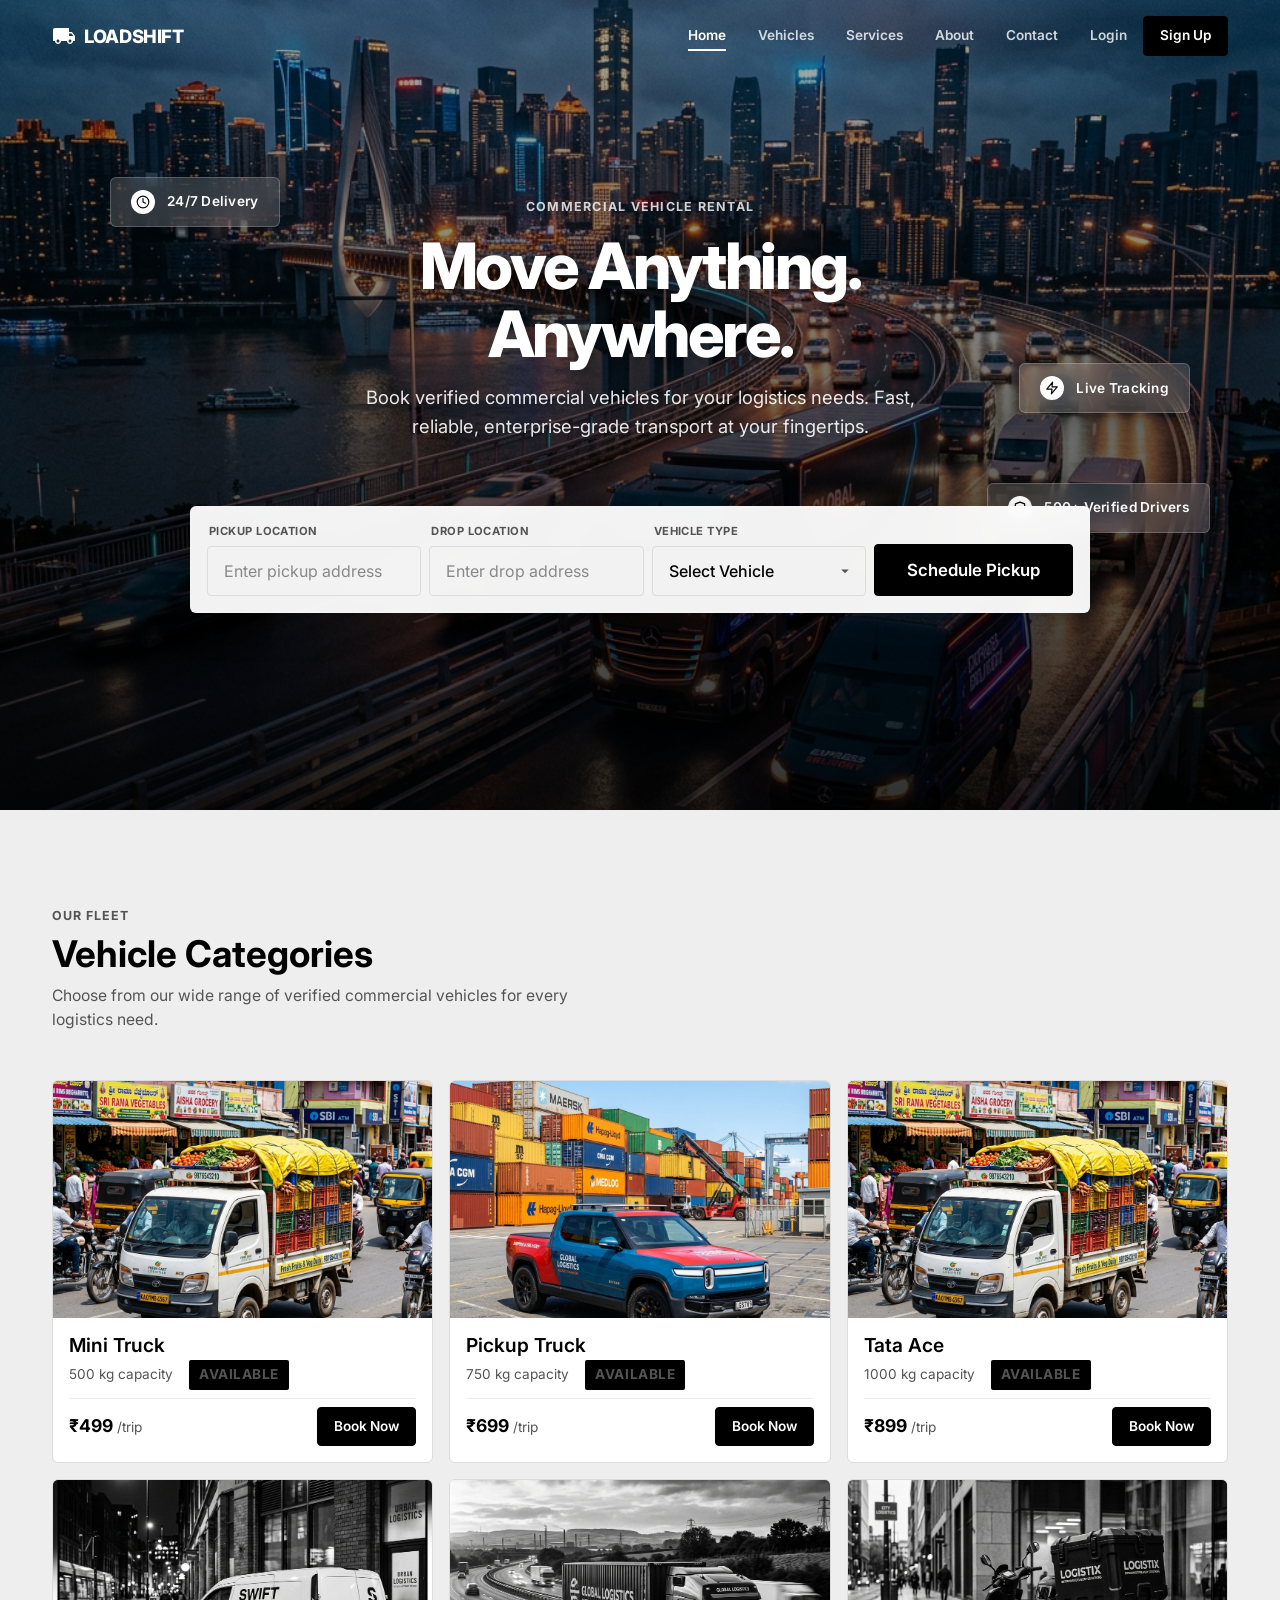
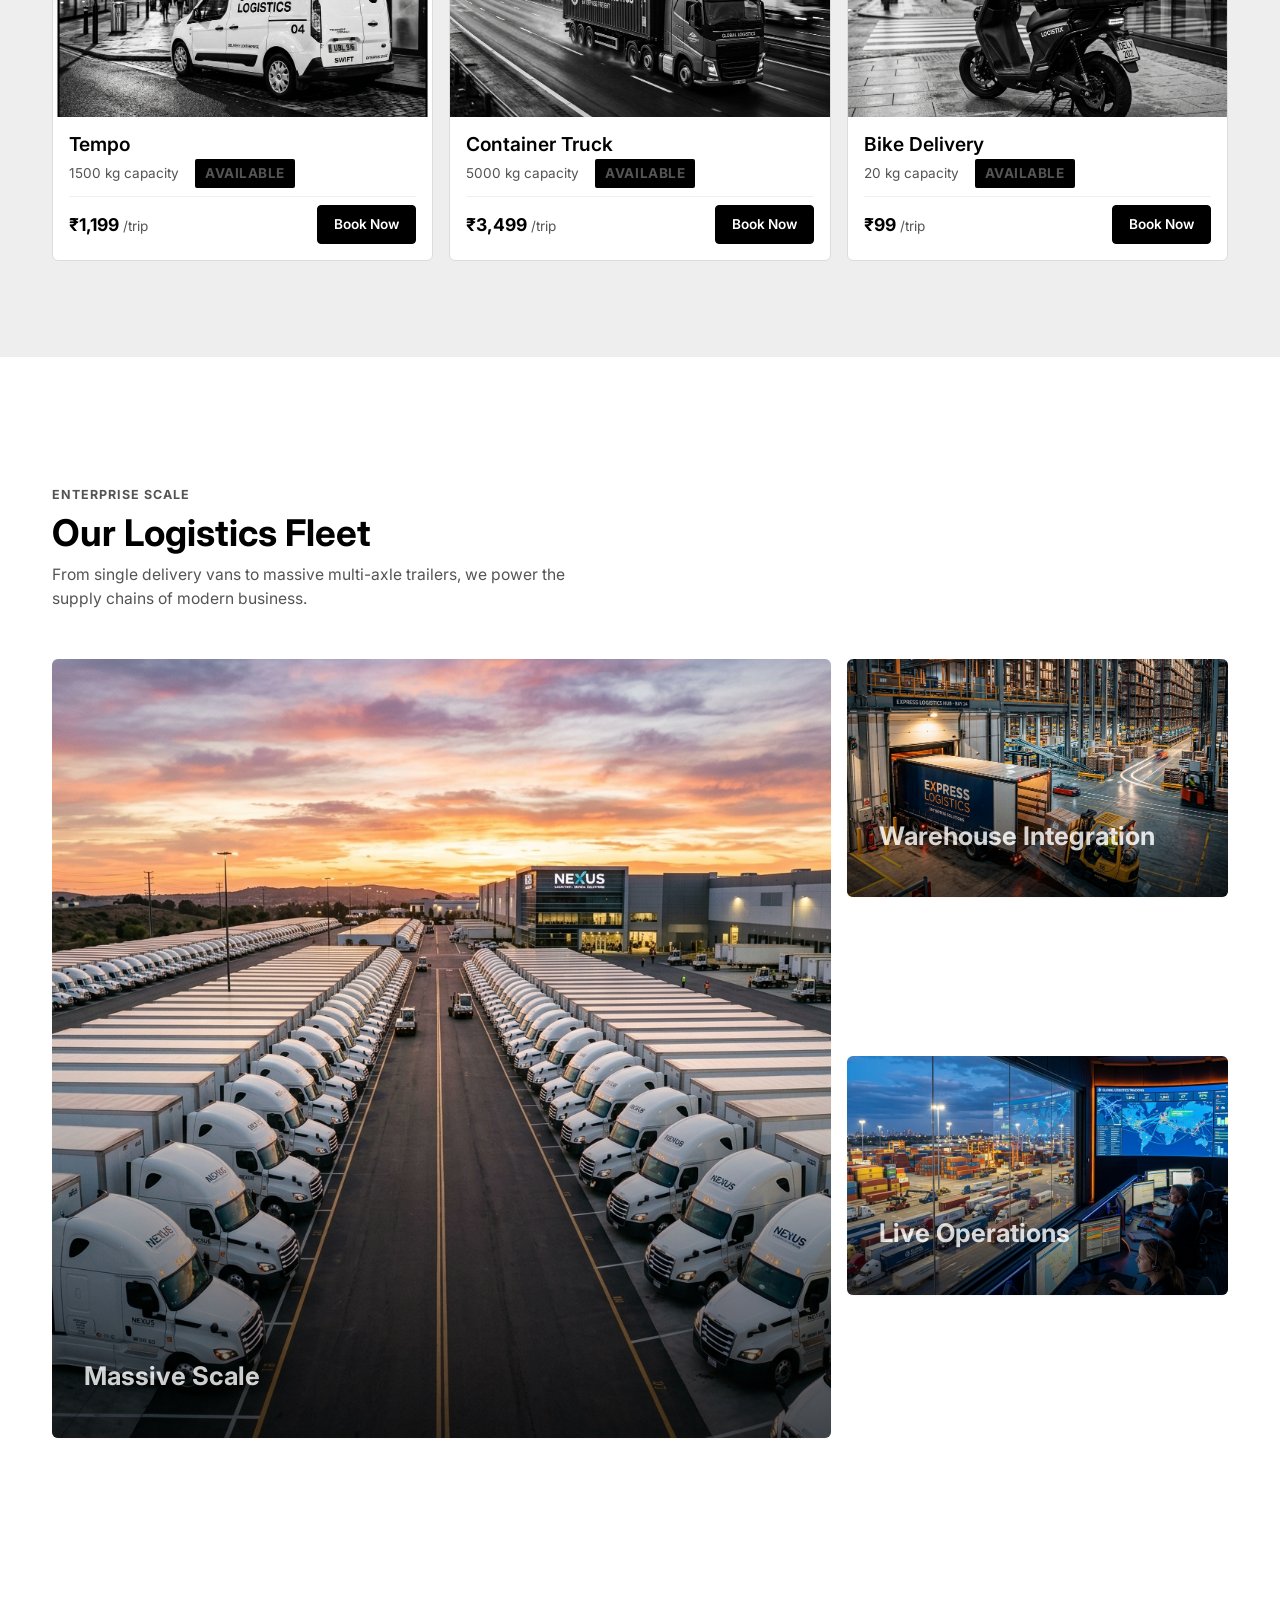
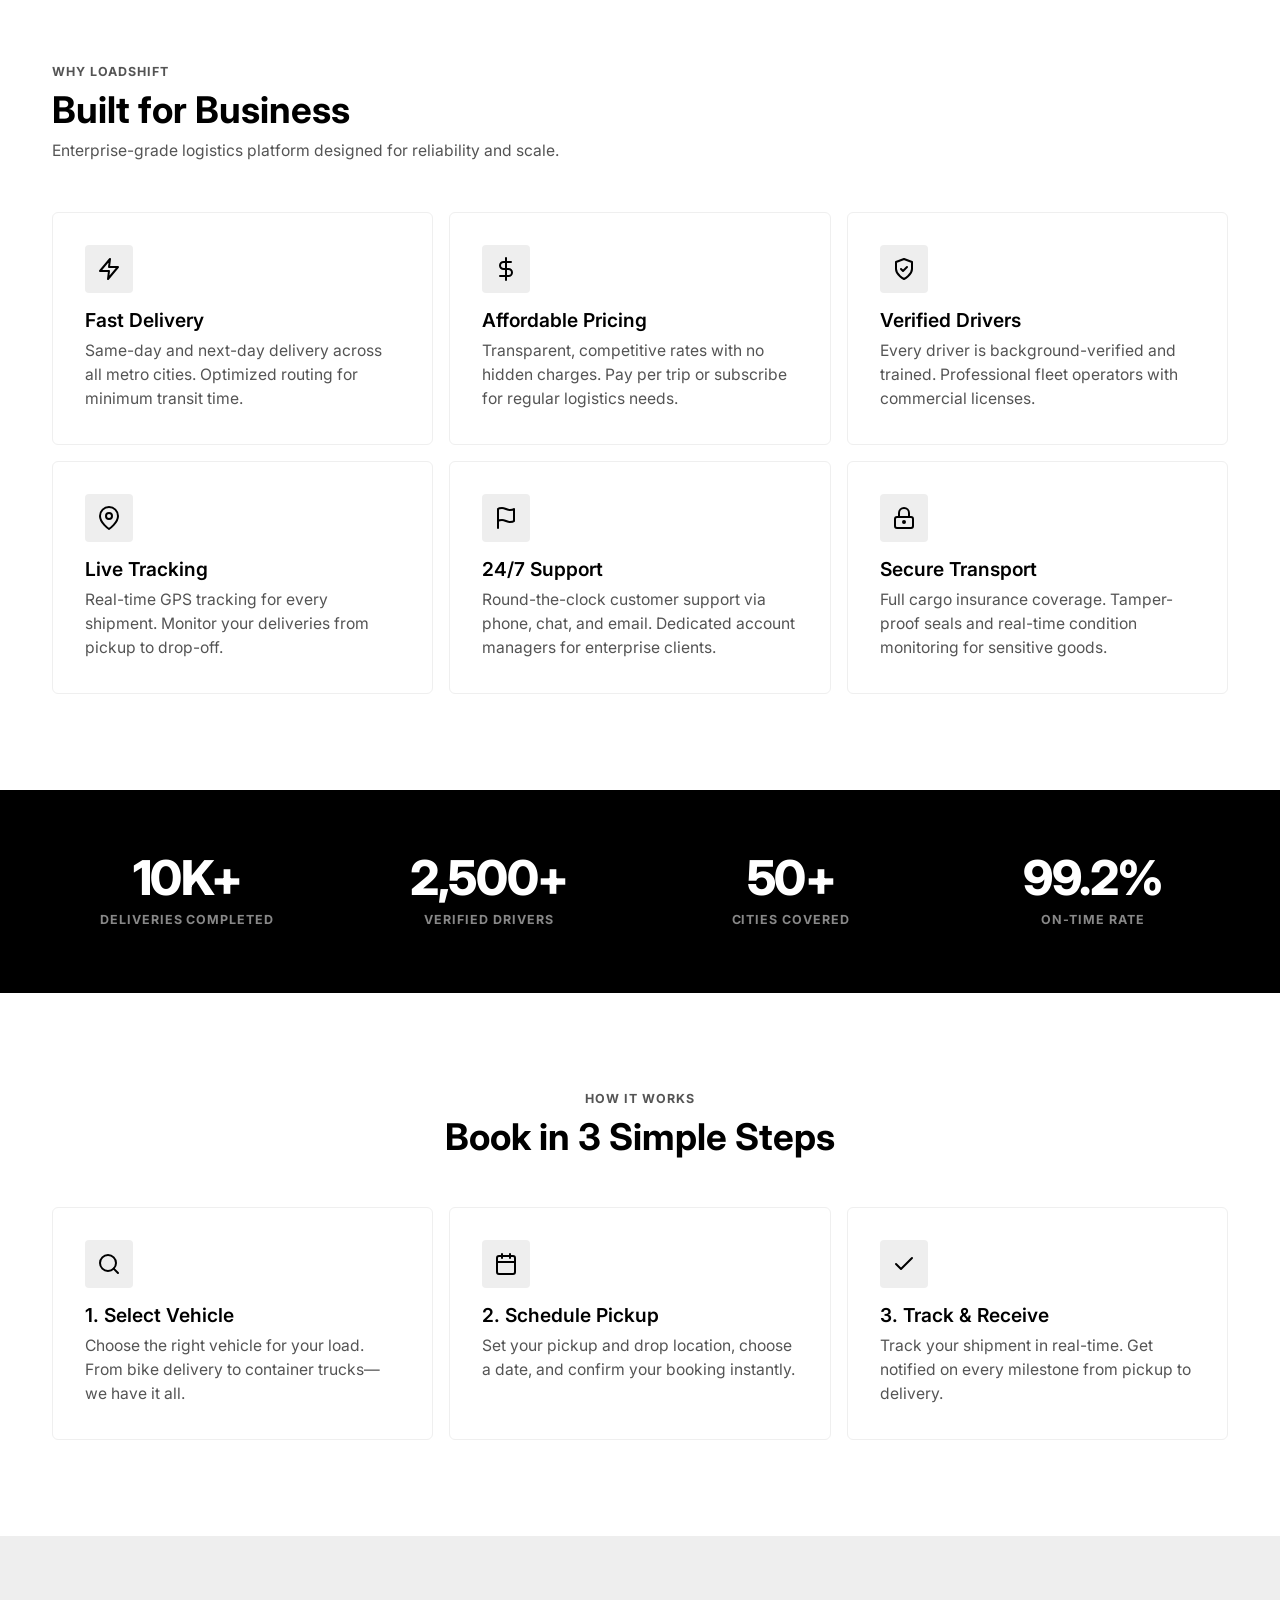
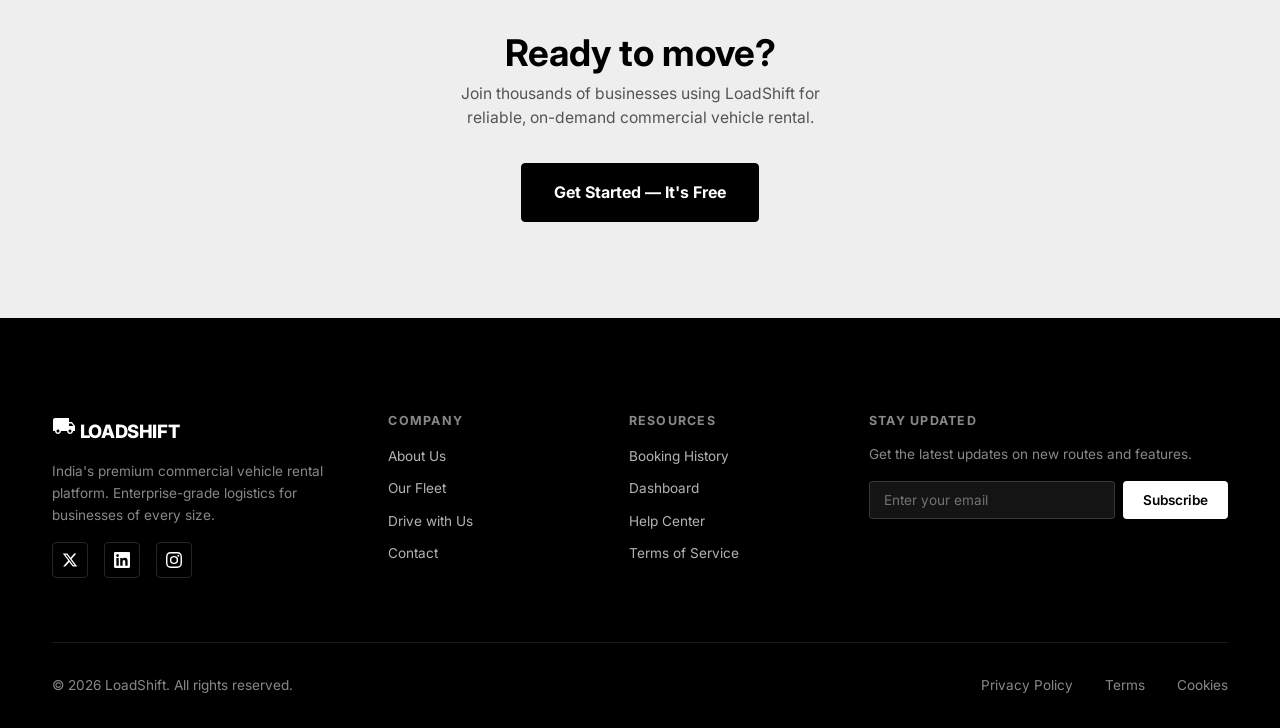
<file: index_logistics_backup.html>
<!DOCTYPE html>
<html lang="en">
<head>
  <meta charset="UTF-8">
  <meta name="viewport" content="width=device-width, initial-scale=1.0">
  <meta name="description" content="LoadShift — Premium commercial vehicle rental platform. Book verified trucks, tempos, and delivery vehicles for your logistics needs. Fast, reliable, enterprise-grade transport.">
  <meta name="keywords" content="commercial vehicle rental, truck rental, logistics, delivery vehicles, transport">
  <title>LoadShift — Commercial Vehicle Rental Platform</title>
  <link rel="stylesheet" href="css/style.css">
</head>
<body>

  <!-- ============================================
       NAVIGATION
       ============================================ -->
  <header class="navbar transparent" id="main-navbar">
    <div class="container navbar-inner">
      <a href="index.html" class="logo">
        <svg xmlns="http://www.w3.org/2000/svg" viewBox="0 0 24 24"><path d="M20 8h-3V4H3c-1.1 0-2 .9-2 2v11h2c0 1.66 1.34 3 3 3s3-1.34 3-3h6c0 1.66 1.34 3 3 3s3-1.34 3-3h2v-5l-3-4zM6 18.5c-.83 0-1.5-.67-1.5-1.5s.67-1.5 1.5-1.5 1.5.67 1.5 1.5-.67 1.5-1.5 1.5zm13.5-9l1.96 2.5H17V9.5h2.5zm-1.5 9c-.83 0-1.5-.67-1.5-1.5s.67-1.5 1.5-1.5 1.5.67 1.5 1.5-.67 1.5-1.5 1.5z"/></svg>
        LOADSHIFT
      </a>

      <!-- Mobile Toggle (CSS Only) -->
      <input type="checkbox" id="nav-toggle" class="nav-toggle" aria-label="Toggle navigation">
      <label for="nav-toggle" class="nav-toggle-label" aria-label="Open menu">
        <span></span>
        <span></span>
        <span></span>
      </label>

      <!-- Nav Menu -->
      <nav class="nav-menu" aria-label="Main navigation">
        <div class="nav-links">
          <a href="index.html" class="nav-link active">Home</a>
          <a href="pages/vehicles.html" class="nav-link">Vehicles</a>
          <a href="#services" class="nav-link">Services</a>
          <a href="pages/about.html" class="nav-link">About</a>
          <a href="pages/contact.html" class="nav-link">Contact</a>
        </div>
        <div class="nav-auth">
          <a href="pages/login.html" class="nav-link">Login</a>
          <a href="pages/signup.html" class="btn btn-primary btn-sm">Sign Up</a>
        </div>
      </nav>
    </div>
  </header>


  <!-- ============================================
       HERO SECTION
       ============================================ -->
  <section class="hero" id="hero">
    <div class="container hero-inner">
      <div class="hero-3d-container" id="hero-3d">
        
        <!-- Floating Cards -->
        <div class="floating-card floating-card-1">
          <svg xmlns="http://www.w3.org/2000/svg" viewBox="0 0 24 24" fill="none" stroke="currentColor" stroke-width="2" stroke-linecap="round" stroke-linejoin="round"><circle cx="12" cy="12" r="10"/><polyline points="12 6 12 12 16 14"/></svg>
          24/7 Delivery
        </div>
        <div class="floating-card floating-card-2">
          <svg xmlns="http://www.w3.org/2000/svg" viewBox="0 0 24 24" fill="none" stroke="currentColor" stroke-width="2" stroke-linecap="round" stroke-linejoin="round"><path d="M12 22s8-4 8-10V5l-8-3-8 3v7c0 6 8 10 8 10z"/></svg>
          500+ Verified Drivers
        </div>
        <div class="floating-card floating-card-3">
          <svg xmlns="http://www.w3.org/2000/svg" viewBox="0 0 24 24" fill="none" stroke="currentColor" stroke-width="2" stroke-linecap="round" stroke-linejoin="round"><polygon points="13 2 3 14 12 14 11 22 21 10 12 10 13 2"/></svg>
          Live Tracking
        </div>

        <div class="hero-3d-content">
          <div class="hero-label fade-up">Commercial Vehicle Rental</div>
          <h1 class="hero-title fade-up delay-1">Move Anything.<br>Anywhere.</h1>
          <p class="hero-subtitle fade-up delay-2">Book verified commercial vehicles for your logistics needs. Fast, reliable, enterprise-grade transport at your fingertips.</p>
          
          <form class="hero-booking fade-up delay-3">
            <div class="booking-row">
              <div class="booking-field">
                <label for="pickup-loc">Pickup Location</label>
                <input type="text" id="pickup-loc" placeholder="Enter pickup address">
              </div>
              <div class="booking-field">
                <label for="drop-loc">Drop Location</label>
                <input type="text" id="drop-loc" placeholder="Enter drop address">
              </div>
              <div class="booking-field">
                <label for="vehicle-type">Vehicle Type</label>
                <select id="vehicle-type">
                  <option value="" disabled selected>Select Vehicle</option>
                  <option value="mini">Mini Truck</option>
                  <option value="pickup">Pickup</option>
                  <option value="tata">Tata Ace</option>
                  <option value="container">Container</option>
                </select>
              </div>
            </div>
            <button type="submit" class="btn btn-primary">Schedule Pickup</button>
          </form>
        </div>
      </div>
    </div>
  </section>


  <!-- ============================================
       VEHICLE CATEGORIES
       ============================================ -->
  <section class="section categories" id="vehicles">
    <div class="container">

      <!-- Section Header -->
      <div class="section-header">
        <p class="section-label">Our Fleet</p>
        <h2 class="section-title">Vehicle Categories</h2>
        <p class="section-desc">Choose from our wide range of verified commercial vehicles for every logistics need.</p>
      </div>

      <!-- Categories Grid -->
      <div class="categories-grid">

        <!-- Mini Truck -->
        <article class="category-card" id="card-mini-truck">
          <div class="category-card-img">
            <img src="assets/images/vibrant_ace.png" alt="Mini Truck" style="width: 100%; height: 100%; object-fit: cover;">
          </div>
          <div class="category-card-body">
            <h3 class="category-card-name">Mini Truck</h3>
            <div class="category-card-meta">
              <span>500 kg capacity</span>
              <span class="badge badge-available">Available</span>
            </div>
            <div class="category-card-footer">
              <div class="category-card-price">₹499 <span>/trip</span></div>
              <a href="pages/booking.html" class="btn btn-primary btn-sm">Book Now</a>
            </div>
          </div>
        </article>

        <!-- Pickup Truck -->
        <article class="category-card" id="card-pickup-truck">
          <div class="category-card-img">
            <img src="assets/images/vibrant_pickup.png" alt="Pickup Truck" style="width: 100%; height: 100%; object-fit: cover;">
          </div>
          <div class="category-card-body">
            <h3 class="category-card-name">Pickup Truck</h3>
            <div class="category-card-meta">
              <span>750 kg capacity</span>
              <span class="badge badge-available">Available</span>
            </div>
            <div class="category-card-footer">
              <div class="category-card-price">₹699 <span>/trip</span></div>
              <a href="pages/booking.html" class="btn btn-primary btn-sm">Book Now</a>
            </div>
          </div>
        </article>

        <!-- Tata Ace -->
        <article class="category-card" id="card-tata-ace">
          <div class="category-card-img">
            <img src="assets/images/vibrant_ace.png" alt="Tata Ace" style="width: 100%; height: 100%; object-fit: cover;">
          </div>
          <div class="category-card-body">
            <h3 class="category-card-name">Tata Ace</h3>
            <div class="category-card-meta">
              <span>1000 kg capacity</span>
              <span class="badge badge-available">Available</span>
            </div>
            <div class="category-card-footer">
              <div class="category-card-price">₹899 <span>/trip</span></div>
              <a href="pages/booking.html" class="btn btn-primary btn-sm">Book Now</a>
            </div>
          </div>
        </article>

        <!-- Tempo -->
        <article class="category-card" id="card-tempo">
          <div class="category-card-img">
            <img src="assets/images/van.png" alt="Tempo" style="width: 100%; height: 100%; object-fit: cover;">
          </div>
          <div class="category-card-body">
            <h3 class="category-card-name">Tempo</h3>
            <div class="category-card-meta">
              <span>1500 kg capacity</span>
              <span class="badge badge-available">Available</span>
            </div>
            <div class="category-card-footer">
              <div class="category-card-price">₹1,199 <span>/trip</span></div>
              <a href="pages/booking.html" class="btn btn-primary btn-sm">Book Now</a>
            </div>
          </div>
        </article>

        <!-- Container Truck -->
        <article class="category-card" id="card-container-truck">
          <div class="category-card-img">
            <img src="assets/images/container_truck.png" alt="Container Truck" style="width: 100%; height: 100%; object-fit: cover;">
          </div>
          <div class="category-card-body">
            <h3 class="category-card-name">Container Truck</h3>
            <div class="category-card-meta">
              <span>5000 kg capacity</span>
              <span class="badge badge-available">Available</span>
            </div>
            <div class="category-card-footer">
              <div class="category-card-price">₹3,499 <span>/trip</span></div>
              <a href="pages/booking.html" class="btn btn-primary btn-sm">Book Now</a>
            </div>
          </div>
        </article>

        <!-- Bike Delivery -->
        <article class="category-card" id="card-bike-delivery">
          <div class="category-card-img">
            <img src="assets/images/bike_delivery.png" alt="Bike Delivery" style="width: 100%; height: 100%; object-fit: cover;">
          </div>
          <div class="category-card-body">
            <h3 class="category-card-name">Bike Delivery</h3>
            <div class="category-card-meta">
              <span>20 kg capacity</span>
              <span class="badge badge-available">Available</span>
            </div>
            <div class="category-card-footer">
              <div class="category-card-price">₹99 <span>/trip</span></div>
              <a href="pages/booking.html" class="btn btn-primary btn-sm">Book Now</a>
            </div>
          </div>
        </article>

      </div>
    </div>
  </section>


  <!-- ============================================
       FLEET SHOWCASE
       ============================================ -->
  <section class="fleet-showcase" id="fleet">
    <div class="container">
      <div class="section-header">
        <p class="section-label">Enterprise Scale</p>
        <h2 class="section-title">Our Logistics Fleet</h2>
        <p class="section-desc">From single delivery vans to massive multi-axle trailers, we power the supply chains of modern business.</p>
      </div>

      <div class="fleet-grid">
        <div class="fleet-item fleet-item-1">
          <img src="assets/images/fleet_1.png" alt="Fleet yard">
          <div class="fleet-item-overlay">
            <h3 class="fleet-item-title">Massive Scale</h3>
            <p class="fleet-item-desc">Access to 10,000+ verified vehicles nationwide.</p>
          </div>
        </div>
        <div class="fleet-item fleet-item-2">
          <img src="assets/images/fleet_2.png" alt="Warehouse loading">
          <div class="fleet-item-overlay">
            <h3 class="fleet-item-title">Warehouse Integration</h3>
            <p class="fleet-item-desc">Seamless loading dock operations.</p>
          </div>
        </div>
        <div class="fleet-item fleet-item-3">
          <img src="assets/images/fleet_3.png" alt="Command center">
          <div class="fleet-item-overlay">
            <h3 class="fleet-item-title">Live Operations</h3>
            <p class="fleet-item-desc">24/7 active route monitoring.</p>
          </div>
        </div>
      </div>
    </div>
  </section>

  <!-- ============================================
       WHY CHOOSE US
       ============================================ -->
  <section class="section why-choose" id="services">
    <div class="container">

      <!-- Section Header -->
      <div class="section-header">
        <p class="section-label">Why LoadShift</p>
        <h2 class="section-title">Built for Business</h2>
        <p class="section-desc">Enterprise-grade logistics platform designed for reliability and scale.</p>
      </div>

      <!-- Features Grid -->
      <div class="features-grid">

        <!-- Fast Delivery -->
        <div class="feature-card" id="feature-fast-delivery">
          <div class="feature-icon">
            <svg xmlns="http://www.w3.org/2000/svg" viewBox="0 0 24 24" fill="none" stroke="currentColor" stroke-width="2" stroke-linecap="round" stroke-linejoin="round">
              <polygon points="13 2 3 14 12 14 11 22 21 10 12 10 13 2"/>
            </svg>
          </div>
          <h3 class="feature-title">Fast Delivery</h3>
          <p class="feature-desc">Same-day and next-day delivery across all metro cities. Optimized routing for minimum transit time.</p>
        </div>

        <!-- Affordable Pricing -->
        <div class="feature-card" id="feature-affordable-pricing">
          <div class="feature-icon">
            <svg xmlns="http://www.w3.org/2000/svg" viewBox="0 0 24 24" fill="none" stroke="currentColor" stroke-width="2" stroke-linecap="round" stroke-linejoin="round">
              <line x1="12" y1="1" x2="12" y2="23"/>
              <path d="M17 5H9.5a3.5 3.5 0 0 0 0 7h5a3.5 3.5 0 0 1 0 7H6"/>
            </svg>
          </div>
          <h3 class="feature-title">Affordable Pricing</h3>
          <p class="feature-desc">Transparent, competitive rates with no hidden charges. Pay per trip or subscribe for regular logistics needs.</p>
        </div>

        <!-- Verified Drivers -->
        <div class="feature-card" id="feature-verified-drivers">
          <div class="feature-icon">
            <svg xmlns="http://www.w3.org/2000/svg" viewBox="0 0 24 24" fill="none" stroke="currentColor" stroke-width="2" stroke-linecap="round" stroke-linejoin="round">
              <path d="M12 22s8-4 8-10V5l-8-3-8 3v7c0 6 8 10 8 10z"/>
              <polyline points="9 12 11 14 15 10"/>
            </svg>
          </div>
          <h3 class="feature-title">Verified Drivers</h3>
          <p class="feature-desc">Every driver is background-verified and trained. Professional fleet operators with commercial licenses.</p>
        </div>

        <!-- Live Tracking -->
        <div class="feature-card" id="feature-live-tracking">
          <div class="feature-icon">
            <svg xmlns="http://www.w3.org/2000/svg" viewBox="0 0 24 24" fill="none" stroke="currentColor" stroke-width="2" stroke-linecap="round" stroke-linejoin="round">
              <path d="M21 10c0 7-9 13-9 13s-9-6-9-13a9 9 0 0 1 18 0z"/>
              <circle cx="12" cy="10" r="3"/>
            </svg>
          </div>
          <h3 class="feature-title">Live Tracking</h3>
          <p class="feature-desc">Real-time GPS tracking for every shipment. Monitor your deliveries from pickup to drop-off.</p>
        </div>

        <!-- 24/7 Support -->
        <div class="feature-card" id="feature-247-support">
          <div class="feature-icon">
            <svg xmlns="http://www.w3.org/2000/svg" viewBox="0 0 24 24" fill="none" stroke="currentColor" stroke-width="2" stroke-linecap="round" stroke-linejoin="round">
              <path d="M4 15s1-1 4-1 5 2 8 2 4-1 4-1V3s-1 1-4 1-5-2-8-2-4 1-4 1z"/>
              <line x1="4" y1="22" x2="4" y2="15"/>
            </svg>
          </div>
          <h3 class="feature-title">24/7 Support</h3>
          <p class="feature-desc">Round-the-clock customer support via phone, chat, and email. Dedicated account managers for enterprise clients.</p>
        </div>

        <!-- Secure Transport -->
        <div class="feature-card" id="feature-secure-transport">
          <div class="feature-icon">
            <svg xmlns="http://www.w3.org/2000/svg" viewBox="0 0 24 24" fill="none" stroke="currentColor" stroke-width="2" stroke-linecap="round" stroke-linejoin="round">
              <rect x="3" y="11" width="18" height="11" rx="2" ry="2"/>
              <path d="M7 11V7a5 5 0 0 1 10 0v4"/>
              <circle cx="12" cy="16" r="1"/>
            </svg>
          </div>
          <h3 class="feature-title">Secure Transport</h3>
          <p class="feature-desc">Full cargo insurance coverage. Tamper-proof seals and real-time condition monitoring for sensitive goods.</p>
        </div>

      </div>
    </div>
  </section>


  <!-- ============================================
       STATS SECTION
       ============================================ -->
  <section class="stats-section" id="stats">
    <div class="container">
      <div class="stats-grid">
        <div>
          <span class="stat-value">10K+</span>
          <span class="stat-label">Deliveries Completed</span>
        </div>
        <div>
          <span class="stat-value">2,500+</span>
          <span class="stat-label">Verified Drivers</span>
        </div>
        <div>
          <span class="stat-value">50+</span>
          <span class="stat-label">Cities Covered</span>
        </div>
        <div>
          <span class="stat-value">99.2%</span>
          <span class="stat-label">On-Time Rate</span>
        </div>
      </div>
    </div>
  </section>


  <!-- ============================================
       HOW IT WORKS
       ============================================ -->
  <section class="section why-choose" id="how-it-works">
    <div class="container">
      <div class="section-header text-center">
        <p class="section-label">How It Works</p>
        <h2 class="section-title">Book in 3 Simple Steps</h2>
      </div>
      <div class="features-grid">
        <div class="feature-card">
          <div class="feature-icon">
            <svg xmlns="http://www.w3.org/2000/svg" viewBox="0 0 24 24" fill="none" stroke="currentColor" stroke-width="2" stroke-linecap="round" stroke-linejoin="round">
              <circle cx="11" cy="11" r="8"/>
              <line x1="21" y1="21" x2="16.65" y2="16.65"/>
            </svg>
          </div>
          <h3 class="feature-title">1. Select Vehicle</h3>
          <p class="feature-desc">Choose the right vehicle for your load. From bike delivery to container trucks—we have it all.</p>
        </div>
        <div class="feature-card">
          <div class="feature-icon">
            <svg xmlns="http://www.w3.org/2000/svg" viewBox="0 0 24 24" fill="none" stroke="currentColor" stroke-width="2" stroke-linecap="round" stroke-linejoin="round">
              <rect x="3" y="4" width="18" height="18" rx="2" ry="2"/>
              <line x1="16" y1="2" x2="16" y2="6"/>
              <line x1="8" y1="2" x2="8" y2="6"/>
              <line x1="3" y1="10" x2="21" y2="10"/>
            </svg>
          </div>
          <h3 class="feature-title">2. Schedule Pickup</h3>
          <p class="feature-desc">Set your pickup and drop location, choose a date, and confirm your booking instantly.</p>
        </div>
        <div class="feature-card">
          <div class="feature-icon">
            <svg xmlns="http://www.w3.org/2000/svg" viewBox="0 0 24 24" fill="none" stroke="currentColor" stroke-width="2" stroke-linecap="round" stroke-linejoin="round">
              <polyline points="20 6 9 17 4 12"/>
            </svg>
          </div>
          <h3 class="feature-title">3. Track & Receive</h3>
          <p class="feature-desc">Track your shipment in real-time. Get notified on every milestone from pickup to delivery.</p>
        </div>
      </div>
    </div>
  </section>


  <!-- ============================================
       CTA SECTION
       ============================================ -->
  <section class="section cta-section" id="cta">
    <div class="container">
      <div class="cta-inner">
        <h2>Ready to move?</h2>
        <p>Join thousands of businesses using LoadShift for reliable, on-demand commercial vehicle rental.</p>
        <a href="pages/signup.html" class="btn btn-primary btn-lg" id="cta-signup-btn">Get Started — It's Free</a>
      </div>
    </div>
  </section>


  <!-- ============================================
       FOOTER
       ============================================ -->
  <footer class="footer" id="main-footer">
    <div class="container">

      <!-- Footer Grid -->
      <div class="footer-grid">

        <!-- Brand -->
        <div class="footer-brand">
          <a href="index.html" class="logo">
            <svg xmlns="http://www.w3.org/2000/svg" viewBox="0 0 24 24"><path d="M20 8h-3V4H3c-1.1 0-2 .9-2 2v11h2c0 1.66 1.34 3 3 3s3-1.34 3-3h6c0 1.66 1.34 3 3 3s3-1.34 3-3h2v-5l-3-4zM6 18.5c-.83 0-1.5-.67-1.5-1.5s.67-1.5 1.5-1.5 1.5.67 1.5 1.5-.67 1.5-1.5 1.5zm13.5-9l1.96 2.5H17V9.5h2.5zm-1.5 9c-.83 0-1.5-.67-1.5-1.5s.67-1.5 1.5-1.5 1.5.67 1.5 1.5-.67 1.5-1.5 1.5z"/></svg>
            LOADSHIFT
          </a>
          <p>India's premium commercial vehicle rental platform. Enterprise-grade logistics for businesses of every size.</p>
          <div class="footer-social">
            <!-- Twitter/X -->
            <a href="#" aria-label="Twitter">
              <svg xmlns="http://www.w3.org/2000/svg" viewBox="0 0 24 24" fill="currentColor">
                <path d="M18.244 2.25h3.308l-7.227 8.26 8.502 11.24H16.17l-5.214-6.817L4.99 21.75H1.68l7.73-8.835L1.254 2.25H8.08l4.713 6.231zm-1.161 17.52h1.833L7.084 4.126H5.117z"/>
              </svg>
            </a>
            <!-- LinkedIn -->
            <a href="#" aria-label="LinkedIn">
              <svg xmlns="http://www.w3.org/2000/svg" viewBox="0 0 24 24" fill="currentColor">
                <path d="M20.447 20.452h-3.554v-5.569c0-1.328-.027-3.037-1.852-3.037-1.853 0-2.136 1.445-2.136 2.939v5.667H9.351V9h3.414v1.561h.046c.477-.9 1.637-1.85 3.37-1.85 3.601 0 4.267 2.37 4.267 5.455v6.286zM5.337 7.433a2.062 2.062 0 0 1-2.063-2.065 2.064 2.064 0 1 1 2.063 2.065zm1.782 13.019H3.555V9h3.564v11.452zM22.225 0H1.771C.792 0 0 .774 0 1.729v20.542C0 23.227.792 24 1.771 24h20.451C23.2 24 24 23.227 24 22.271V1.729C24 .774 23.2 0 22.222 0h.003z"/>
              </svg>
            </a>
            <!-- Instagram -->
            <a href="#" aria-label="Instagram">
              <svg xmlns="http://www.w3.org/2000/svg" viewBox="0 0 24 24" fill="currentColor">
                <path d="M12 2.163c3.204 0 3.584.012 4.85.07 3.252.148 4.771 1.691 4.919 4.919.058 1.265.069 1.645.069 4.849 0 3.205-.012 3.584-.069 4.849-.149 3.225-1.664 4.771-4.919 4.919-1.266.058-1.644.07-4.85.07-3.204 0-3.584-.012-4.849-.07-3.26-.149-4.771-1.699-4.919-4.92-.058-1.265-.07-1.644-.07-4.849 0-3.204.013-3.583.07-4.849.149-3.227 1.664-4.771 4.919-4.919 1.266-.057 1.645-.069 4.849-.069zM12 0C8.741 0 8.333.014 7.053.072 2.695.272.273 2.69.073 7.052.014 8.333 0 8.741 0 12c0 3.259.014 3.668.072 4.948.2 4.358 2.618 6.78 6.98 6.98C8.333 23.986 8.741 24 12 24c3.259 0 3.668-.014 4.948-.072 4.354-.2 6.782-2.618 6.979-6.98.059-1.28.073-1.689.073-4.948 0-3.259-.014-3.667-.072-4.947-.196-4.354-2.617-6.78-6.979-6.98C15.668.014 15.259 0 12 0zm0 5.838a6.162 6.162 0 1 0 0 12.324 6.162 6.162 0 0 0 0-12.324zM12 16a4 4 0 1 1 0-8 4 4 0 0 1 0 8zm6.406-11.845a1.44 1.44 0 1 0 0 2.881 1.44 1.44 0 0 0 0-2.881z"/>
              </svg>
            </a>
          </div>
        </div>

        <!-- Quick Links -->
        <div>
          <h4 class="footer-heading">Company</h4>
          <ul class="footer-links">
            <li><a href="pages/about.html">About Us</a></li>
            <li><a href="pages/vehicles.html">Our Fleet</a></li>
            <li><a href="pages/driver-registration.html">Drive with Us</a></li>
            <li><a href="pages/contact.html">Contact</a></li>
          </ul>
        </div>

        <!-- Resources -->
        <div>
          <h4 class="footer-heading">Resources</h4>
          <ul class="footer-links">
            <li><a href="pages/booking-history.html">Booking History</a></li>
            <li><a href="pages/dashboard.html">Dashboard</a></li>
            <li><a href="#">Help Center</a></li>
            <li><a href="#">Terms of Service</a></li>
          </ul>
        </div>

        <!-- Newsletter -->
        <div class="footer-newsletter">
          <h4 class="footer-heading">Stay Updated</h4>
          <p style="font-size: 0.85rem; color: #888; margin-bottom: 4px;">Get the latest updates on new routes and features.</p>
          <form class="newsletter-form" id="newsletter-form">
            <input type="email" placeholder="Enter your email" aria-label="Email address" required>
            <button type="submit">Subscribe</button>
          </form>
        </div>

      </div>

      <!-- Footer Bottom -->
      <div class="footer-bottom">
        <p>&copy; 2026 LoadShift. All rights reserved.</p>
        <div class="footer-bottom-links">
          <a href="#">Privacy Policy</a>
          <a href="#">Terms</a>
          <a href="#">Cookies</a>
        </div>
      </div>

    </div>
  </footer>

  <!-- 3D Hero Interaction Script -->
  <script>
    document.addEventListener('DOMContentLoaded', () => {
      // Navbar scroll effect
      const navbar = document.getElementById('main-navbar');
      window.addEventListener('scroll', () => {
        if (window.scrollY > 50) {
          navbar.classList.add('navbar-scrolled');
          navbar.classList.remove('transparent');
        } else {
          navbar.classList.remove('navbar-scrolled');
          navbar.classList.add('transparent');
        }
      });

      // 3D Hero Effect
      const heroSection = document.getElementById('hero');
      const hero3D = document.getElementById('hero-3d');
      
      if (!heroSection || !hero3D) return;

      // Only enable on non-touch devices for performance and UX
      if (window.matchMedia("(pointer: fine)").matches) {
        heroSection.addEventListener('mousemove', (e) => {
          // Get dimensions of the hero section
          const rect = heroSection.getBoundingClientRect();
          const width = rect.width;
          const height = rect.height;
          
          // Calculate mouse position relative to the center
          const mouseX = e.clientX - rect.left - width / 2;
          const mouseY = e.clientY - rect.top - height / 2;
          
          // Max rotation in degrees (Aceternity style subtle rotation)
          const maxRotationX = 10;
          const maxRotationY = 10;
          
          // Calculate rotation
          const rotateY = (mouseX / (width / 2)) * maxRotationY;
          const rotateX = -(mouseY / (height / 2)) * maxRotationX; // Invert Y
          
          // Apply transform
          hero3D.style.transform = `rotateX(${rotateX}deg) rotateY(${rotateY}deg)`;
        });

        heroSection.addEventListener('mouseleave', () => {
          // Reset transform when mouse leaves
          hero3D.style.transform = `rotateX(0deg) rotateY(0deg)`;
        });
      }
    });
  </script>
</body>
</html>
</file>
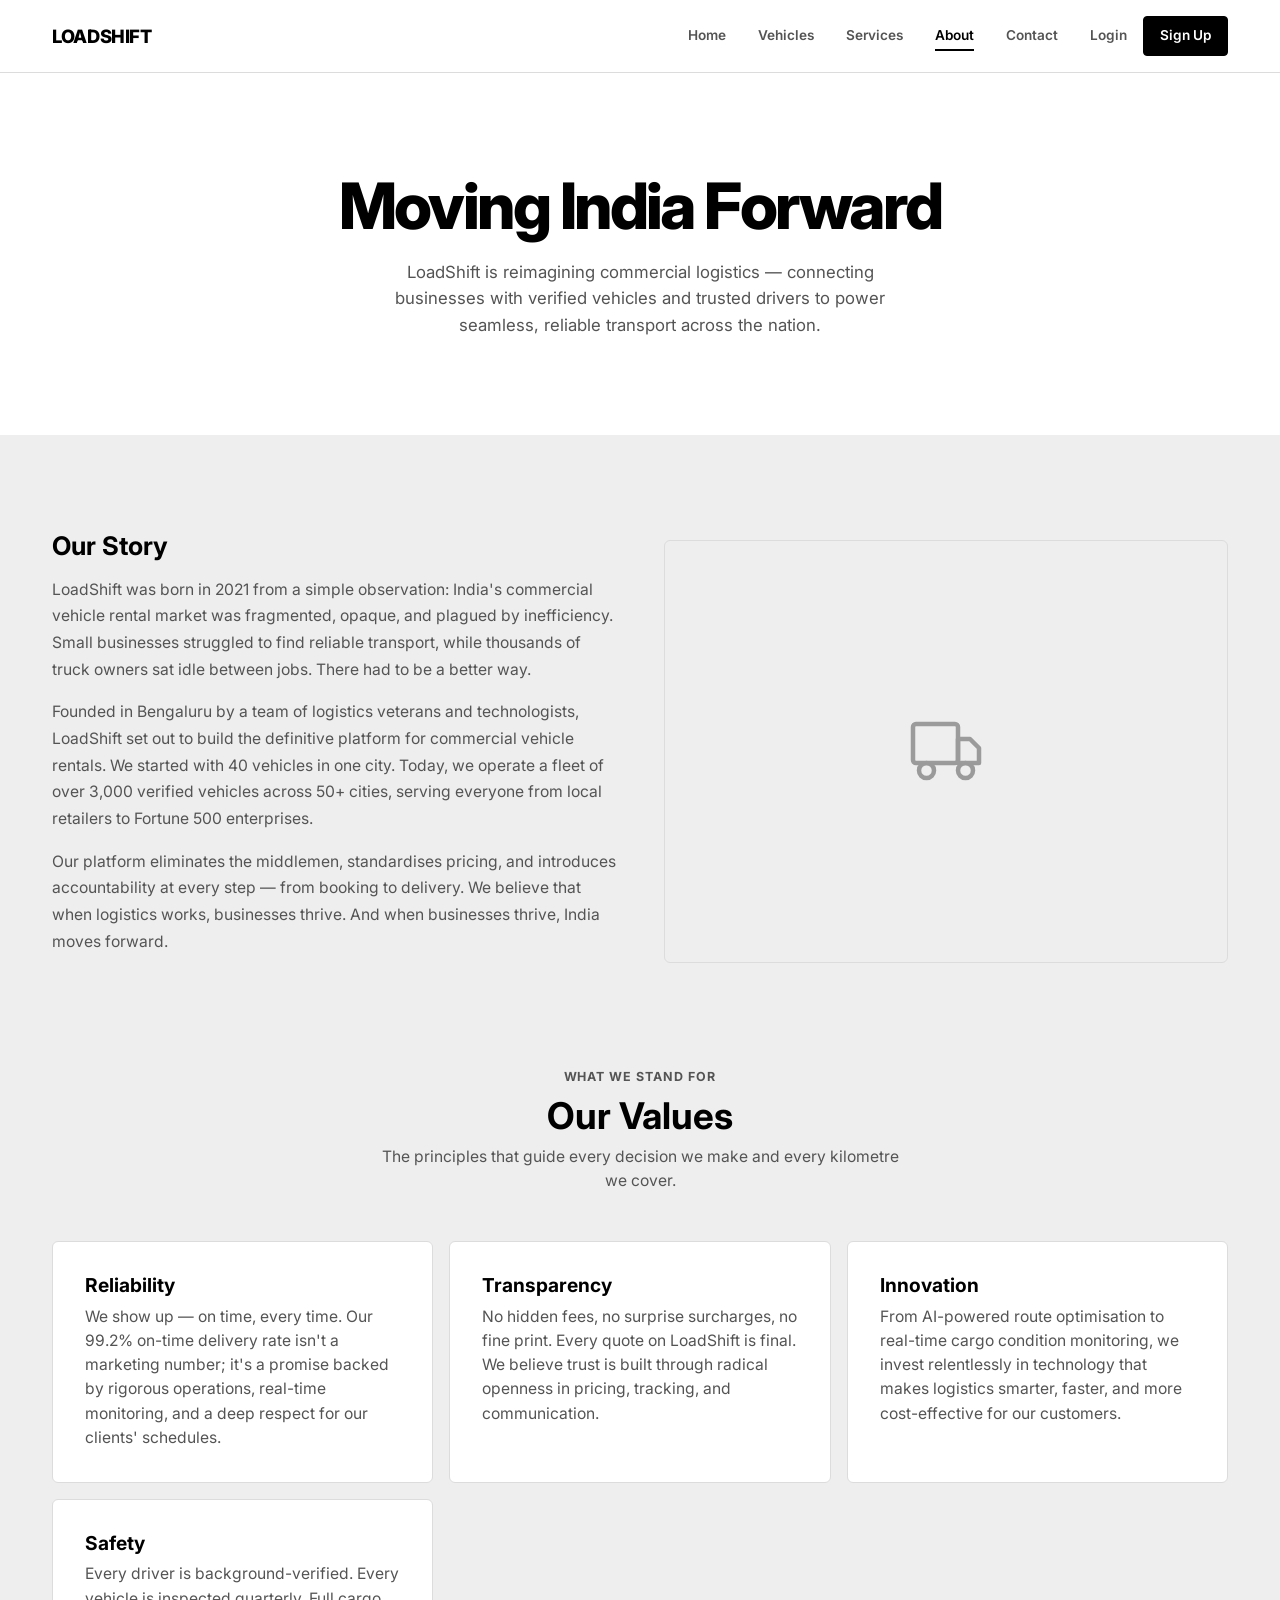
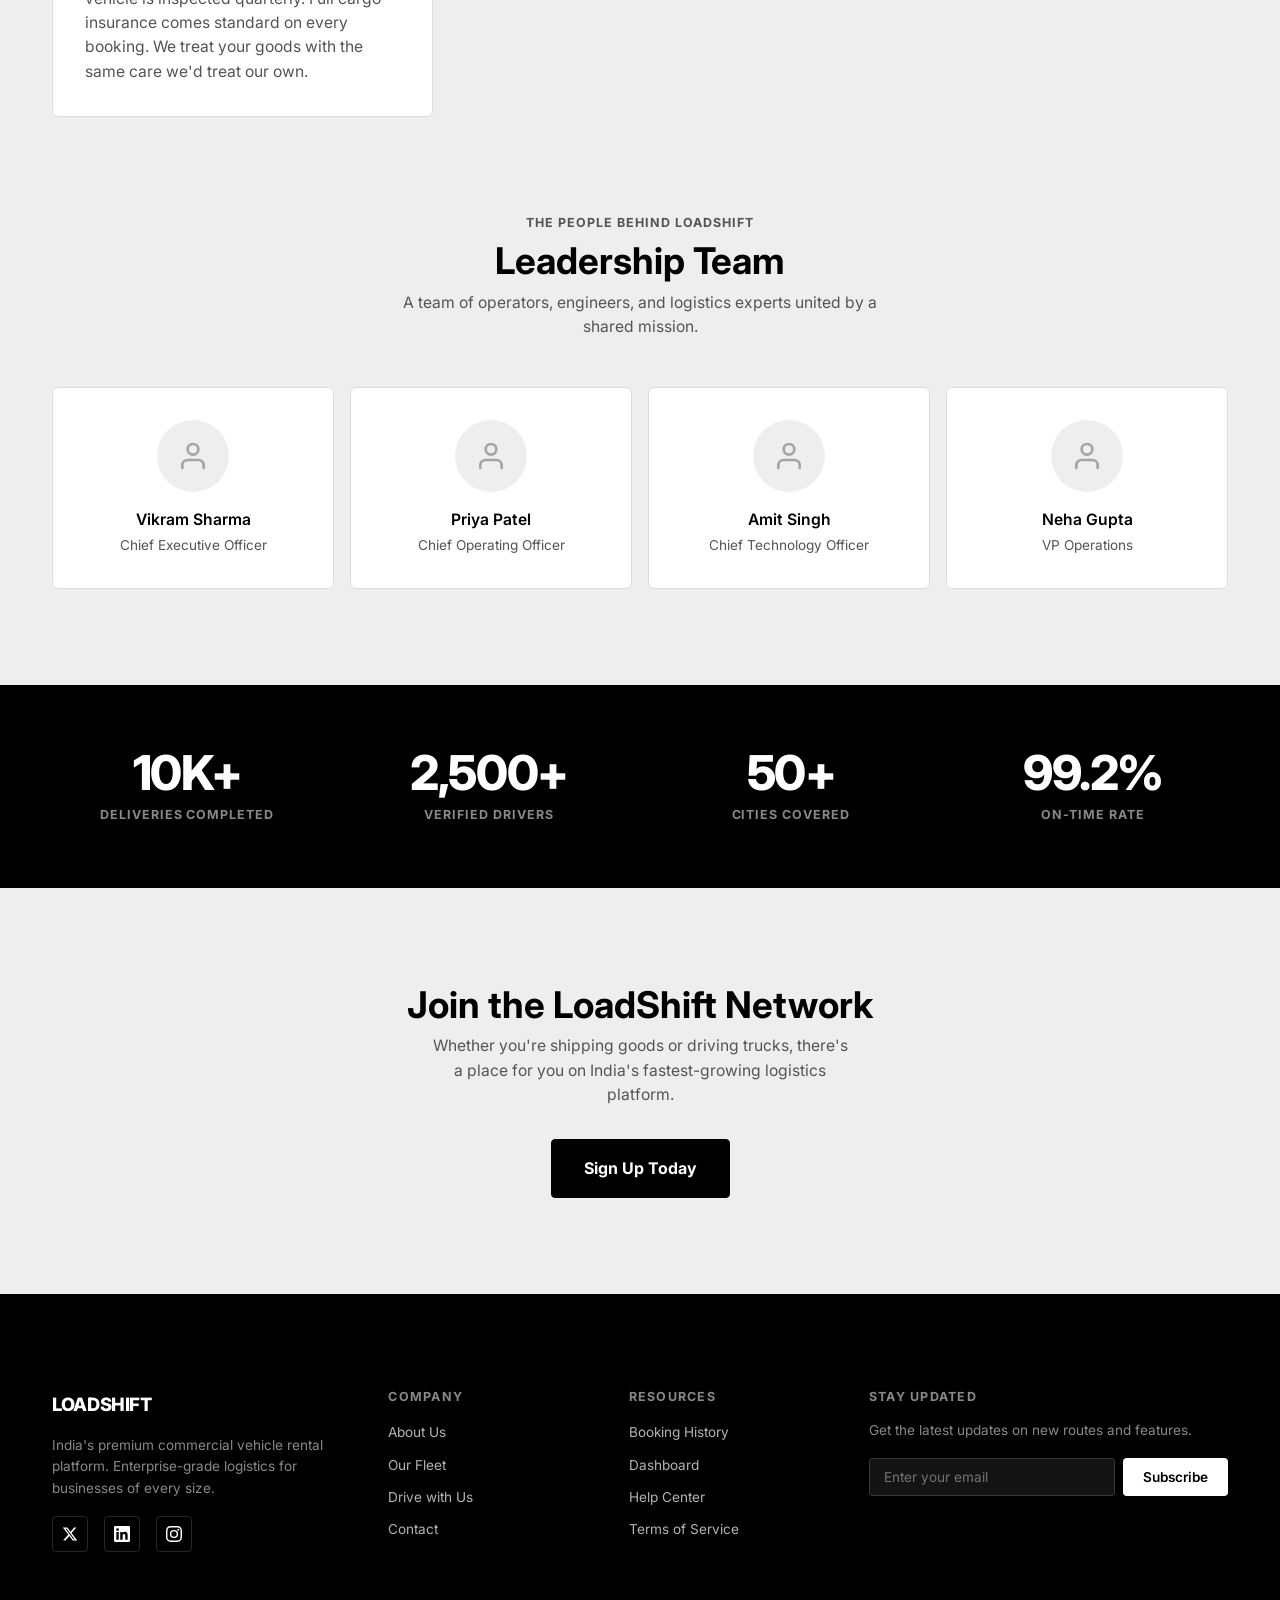
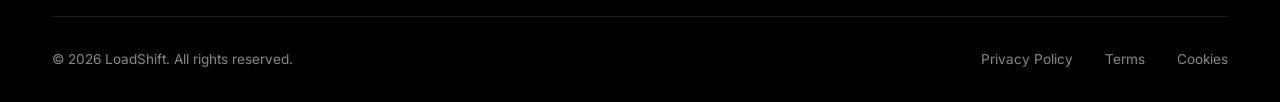
<file: pages/about.html>
<!DOCTYPE html>
<html lang="en">
<head>
  <meta charset="UTF-8">
  <meta name="viewport" content="width=device-width, initial-scale=1.0">
  <meta name="description" content="Learn about LoadShift — India's premium commercial vehicle rental platform. Our mission, values, and the team driving logistics innovation across 50+ cities.">
  <meta name="keywords" content="LoadShift, about, commercial vehicle rental, logistics India, transport company, our team">
  <title>About Us — LoadShift | Commercial Vehicle Rental Platform</title>
  <link rel="stylesheet" href="../css/style.css">
</head>
<body id="about-page-body">

  <!-- ============================================
       NAVIGATION
       ============================================ -->
  <header class="navbar">
    <div class="container navbar-inner">
      <a href="../index.html" class="logo">LOADSHIFT</a>
      <input type="checkbox" id="nav-toggle" class="nav-toggle" aria-label="Toggle navigation">
      <label for="nav-toggle" class="nav-toggle-label" aria-label="Open menu">
        <span></span>
        <span></span>
        <span></span>
      </label>
      <nav class="nav-menu" aria-label="Main navigation">
        <div class="nav-links">
          <a href="../index.html" class="nav-link">Home</a>
          <a href="vehicles.html" class="nav-link">Vehicles</a>
          <a href="../index.html#services" class="nav-link">Services</a>
          <a href="about.html" class="nav-link active">About</a>
          <a href="contact.html" class="nav-link">Contact</a>
        </div>
        <div class="nav-auth">
          <a href="login.html" class="nav-link">Login</a>
          <a href="signup.html" class="btn btn-primary btn-sm">Sign Up</a>
        </div>
      </nav>
    </div>
  </header>


  <!-- ============================================
       ABOUT HERO
       ============================================ -->
  <main class="about-page">

    <section class="about-hero" id="about-hero">
      <div class="container">
        <h1>Moving India Forward</h1>
        <p>LoadShift is reimagining commercial logistics — connecting businesses with verified vehicles and trusted drivers to power seamless, reliable transport across the nation.</p>
      </div>
    </section>


    <!-- ============================================
         ABOUT CONTENT
         ============================================ -->
    <section class="about-content" id="about-content">
      <div class="container">

        <!-- Our Story -->
        <div class="about-grid">
          <div class="about-text">
            <h2>Our Story</h2>
            <p>LoadShift was born in 2021 from a simple observation: India's commercial vehicle rental market was fragmented, opaque, and plagued by inefficiency. Small businesses struggled to find reliable transport, while thousands of truck owners sat idle between jobs. There had to be a better way.</p>
            <p>Founded in Bengaluru by a team of logistics veterans and technologists, LoadShift set out to build the definitive platform for commercial vehicle rentals. We started with 40 vehicles in one city. Today, we operate a fleet of over 3,000 verified vehicles across 50+ cities, serving everyone from local retailers to Fortune 500 enterprises.</p>
            <p>Our platform eliminates the middlemen, standardises pricing, and introduces accountability at every step — from booking to delivery. We believe that when logistics works, businesses thrive. And when businesses thrive, India moves forward.</p>
          </div>
          <div class="about-image img-placeholder img-placeholder-lg" aria-label="LoadShift office and operations">
            <svg xmlns="http://www.w3.org/2000/svg" viewBox="0 0 24 24" fill="none" stroke="currentColor" stroke-width="1.5" stroke-linecap="round" stroke-linejoin="round"><rect x="1" y="3" width="15" height="13" rx="1"/><polygon points="16 8 20 8 23 11 23 16 16 16 16 8"/><circle cx="5.5" cy="18.5" r="2.5"/><circle cx="18.5" cy="18.5" r="2.5"/></svg>
          </div>
        </div>


        <!-- Our Values -->
        <div class="section-header text-center">
          <p class="section-label">What We Stand For</p>
          <h2 class="section-title">Our Values</h2>
          <p class="section-desc" style="margin: 0 auto;">The principles that guide every decision we make and every kilometre we cover.</p>
        </div>

        <div class="values-grid" style="margin-top: 32px; margin-bottom: 96px;">
          <div class="value-card">
            <h3>Reliability</h3>
            <p>We show up — on time, every time. Our 99.2% on-time delivery rate isn't a marketing number; it's a promise backed by rigorous operations, real-time monitoring, and a deep respect for our clients' schedules.</p>
          </div>
          <div class="value-card">
            <h3>Transparency</h3>
            <p>No hidden fees, no surprise surcharges, no fine print. Every quote on LoadShift is final. We believe trust is built through radical openness in pricing, tracking, and communication.</p>
          </div>
          <div class="value-card">
            <h3>Innovation</h3>
            <p>From AI-powered route optimisation to real-time cargo condition monitoring, we invest relentlessly in technology that makes logistics smarter, faster, and more cost-effective for our customers.</p>
          </div>
          <div class="value-card">
            <h3>Safety</h3>
            <p>Every driver is background-verified. Every vehicle is inspected quarterly. Full cargo insurance comes standard on every booking. We treat your goods with the same care we'd treat our own.</p>
          </div>
        </div>


        <!-- Leadership Team -->
        <div class="section-header text-center">
          <p class="section-label">The People Behind LoadShift</p>
          <h2 class="section-title">Leadership Team</h2>
          <p class="section-desc" style="margin: 0 auto;">A team of operators, engineers, and logistics experts united by a shared mission.</p>
        </div>

        <div class="team-grid" style="margin-top: 32px;">
          <div class="team-card">
            <div class="team-avatar">
              <svg xmlns="http://www.w3.org/2000/svg" viewBox="0 0 24 24" fill="none" stroke="currentColor" stroke-width="2" stroke-linecap="round" stroke-linejoin="round"><path d="M20 21v-2a4 4 0 0 0-4-4H8a4 4 0 0 0-4 4v2"/><circle cx="12" cy="7" r="4"/></svg>
            </div>
            <p class="team-name">Vikram Sharma</p>
            <p class="team-role">Chief Executive Officer</p>
          </div>
          <div class="team-card">
            <div class="team-avatar">
              <svg xmlns="http://www.w3.org/2000/svg" viewBox="0 0 24 24" fill="none" stroke="currentColor" stroke-width="2" stroke-linecap="round" stroke-linejoin="round"><path d="M20 21v-2a4 4 0 0 0-4-4H8a4 4 0 0 0-4 4v2"/><circle cx="12" cy="7" r="4"/></svg>
            </div>
            <p class="team-name">Priya Patel</p>
            <p class="team-role">Chief Operating Officer</p>
          </div>
          <div class="team-card">
            <div class="team-avatar">
              <svg xmlns="http://www.w3.org/2000/svg" viewBox="0 0 24 24" fill="none" stroke="currentColor" stroke-width="2" stroke-linecap="round" stroke-linejoin="round"><path d="M20 21v-2a4 4 0 0 0-4-4H8a4 4 0 0 0-4 4v2"/><circle cx="12" cy="7" r="4"/></svg>
            </div>
            <p class="team-name">Amit Singh</p>
            <p class="team-role">Chief Technology Officer</p>
          </div>
          <div class="team-card">
            <div class="team-avatar">
              <svg xmlns="http://www.w3.org/2000/svg" viewBox="0 0 24 24" fill="none" stroke="currentColor" stroke-width="2" stroke-linecap="round" stroke-linejoin="round"><path d="M20 21v-2a4 4 0 0 0-4-4H8a4 4 0 0 0-4 4v2"/><circle cx="12" cy="7" r="4"/></svg>
            </div>
            <p class="team-name">Neha Gupta</p>
            <p class="team-role">VP Operations</p>
          </div>
        </div>

      </div>
    </section>


    <!-- ============================================
         STATS SECTION
         ============================================ -->
    <section class="stats-section" id="about-stats">
      <div class="container">
        <div class="stats-grid">
          <div>
            <span class="stat-value">10K+</span>
            <span class="stat-label">Deliveries Completed</span>
          </div>
          <div>
            <span class="stat-value">2,500+</span>
            <span class="stat-label">Verified Drivers</span>
          </div>
          <div>
            <span class="stat-value">50+</span>
            <span class="stat-label">Cities Covered</span>
          </div>
          <div>
            <span class="stat-value">99.2%</span>
            <span class="stat-label">On-Time Rate</span>
          </div>
        </div>
      </div>
    </section>


    <!-- ============================================
         CTA SECTION
         ============================================ -->
    <section class="section cta-section" id="about-cta">
      <div class="container">
        <div class="cta-inner">
          <h2>Join the LoadShift Network</h2>
          <p>Whether you're shipping goods or driving trucks, there's a place for you on India's fastest-growing logistics platform.</p>
          <a href="signup.html" class="btn btn-primary btn-lg">Sign Up Today</a>
        </div>
      </div>
    </section>

  </main>


  <!-- ============================================
       FOOTER
       ============================================ -->
  <footer class="footer">
    <div class="container">
      <div class="footer-grid">
        <div class="footer-brand">
          <a href="../index.html" class="logo">LOADSHIFT</a>
          <p>India's premium commercial vehicle rental platform. Enterprise-grade logistics for businesses of every size.</p>
          <div class="footer-social">
            <a href="#" aria-label="Twitter"><svg xmlns="http://www.w3.org/2000/svg" viewBox="0 0 24 24" fill="currentColor"><path d="M18.244 2.25h3.308l-7.227 8.26 8.502 11.24H16.17l-5.214-6.817L4.99 21.75H1.68l7.73-8.835L1.254 2.25H8.08l4.713 6.231zm-1.161 17.52h1.833L7.084 4.126H5.117z"/></svg></a>
            <a href="#" aria-label="LinkedIn"><svg xmlns="http://www.w3.org/2000/svg" viewBox="0 0 24 24" fill="currentColor"><path d="M20.447 20.452h-3.554v-5.569c0-1.328-.027-3.037-1.852-3.037-1.853 0-2.136 1.445-2.136 2.939v5.667H9.351V9h3.414v1.561h.046c.477-.9 1.637-1.85 3.37-1.85 3.601 0 4.267 2.37 4.267 5.455v6.286zM5.337 7.433a2.062 2.062 0 0 1-2.063-2.065 2.064 2.064 0 1 1 2.063 2.065zm1.782 13.019H3.555V9h3.564v11.452zM22.225 0H1.771C.792 0 0 .774 0 1.729v20.542C0 23.227.792 24 1.771 24h20.451C23.2 24 24 23.227 24 22.271V1.729C24 .774 23.2 0 22.222 0h.003z"/></svg></a>
            <a href="#" aria-label="Instagram"><svg xmlns="http://www.w3.org/2000/svg" viewBox="0 0 24 24" fill="currentColor"><path d="M12 2.163c3.204 0 3.584.012 4.85.07 3.252.148 4.771 1.691 4.919 4.919.058 1.265.069 1.645.069 4.849 0 3.205-.012 3.584-.069 4.849-.149 3.225-1.664 4.771-4.919 4.919-1.266.058-1.644.07-4.85.07-3.204 0-3.584-.012-4.849-.07-3.26-.149-4.771-1.699-4.919-4.92-.058-1.265-.07-1.644-.07-4.849 0-3.204.013-3.583.07-4.849.149-3.227 1.664-4.771 4.919-4.919 1.266-.057 1.645-.069 4.849-.069zM12 0C8.741 0 8.333.014 7.053.072 2.695.272.273 2.69.073 7.052.014 8.333 0 8.741 0 12c0 3.259.014 3.668.072 4.948.2 4.358 2.618 6.78 6.98 6.98C8.333 23.986 8.741 24 12 24c3.259 0 3.668-.014 4.948-.072 4.354-.2 6.782-2.618 6.979-6.98.059-1.28.073-1.689.073-4.948 0-3.259-.014-3.667-.072-4.947-.196-4.354-2.617-6.78-6.979-6.98C15.668.014 15.259 0 12 0zm0 5.838a6.162 6.162 0 1 0 0 12.324 6.162 6.162 0 0 0 0-12.324zM12 16a4 4 0 1 1 0-8 4 4 0 0 1 0 8zm6.406-11.845a1.44 1.44 0 1 0 0 2.881 1.44 1.44 0 0 0 0-2.881z"/></svg></a>
          </div>
        </div>
        <div>
          <h4 class="footer-heading">Company</h4>
          <ul class="footer-links">
            <li><a href="about.html">About Us</a></li>
            <li><a href="vehicles.html">Our Fleet</a></li>
            <li><a href="driver-registration.html">Drive with Us</a></li>
            <li><a href="contact.html">Contact</a></li>
          </ul>
        </div>
        <div>
          <h4 class="footer-heading">Resources</h4>
          <ul class="footer-links">
            <li><a href="booking-history.html">Booking History</a></li>
            <li><a href="dashboard.html">Dashboard</a></li>
            <li><a href="#">Help Center</a></li>
            <li><a href="#">Terms of Service</a></li>
          </ul>
        </div>
        <div class="footer-newsletter">
          <h4 class="footer-heading">Stay Updated</h4>
          <p style="font-size: 0.85rem; color: #888; margin-bottom: 4px;">Get the latest updates on new routes and features.</p>
          <form class="newsletter-form">
            <input type="email" placeholder="Enter your email" aria-label="Email address" required>
            <button type="submit">Subscribe</button>
          </form>
        </div>
      </div>
      <div class="footer-bottom">
        <p>&copy; 2026 LoadShift. All rights reserved.</p>
        <div class="footer-bottom-links">
          <a href="#">Privacy Policy</a>
          <a href="#">Terms</a>
          <a href="#">Cookies</a>
        </div>
      </div>
    </div>
  </footer>

</body>
</html>
</file>
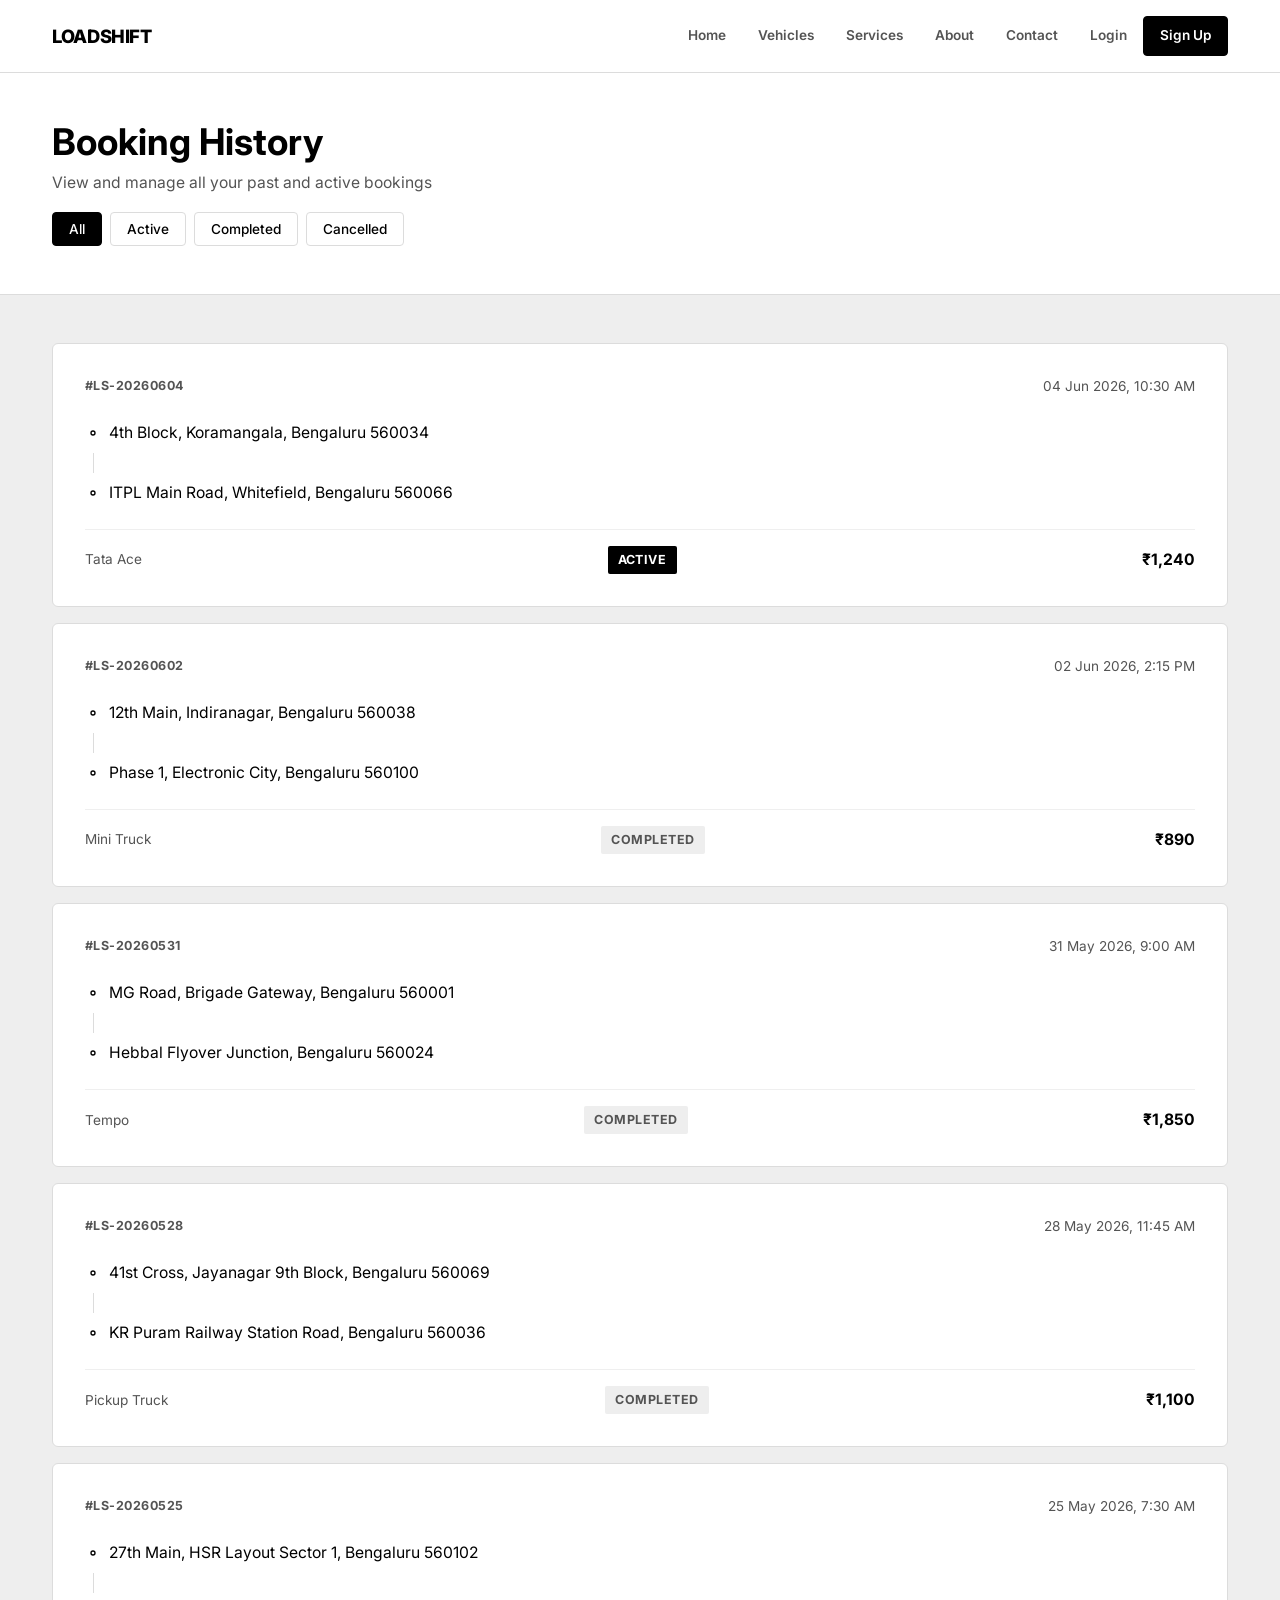
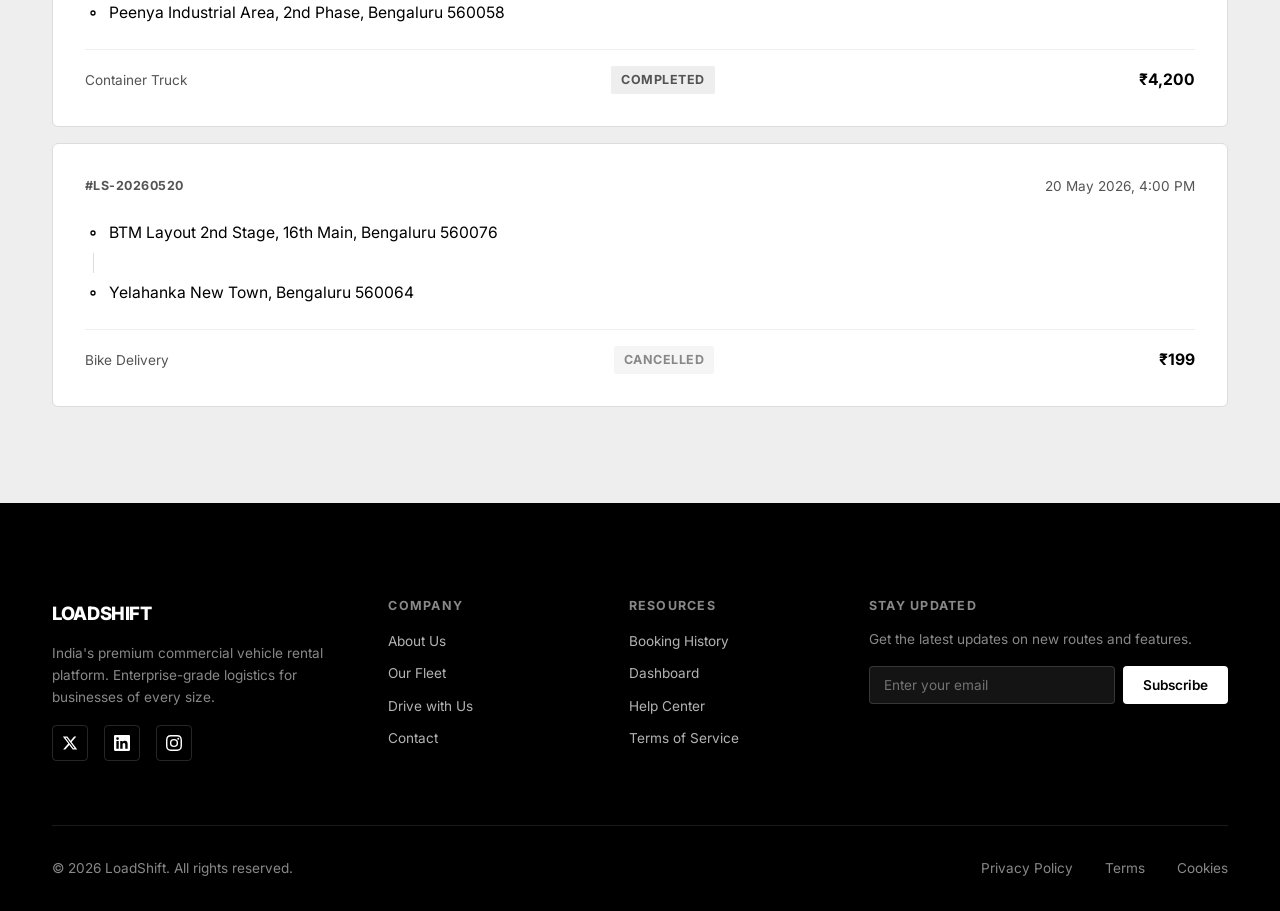
<file: pages/booking-history.html>
<!DOCTYPE html>
<html lang="en">
<head>
  <meta charset="UTF-8">
  <meta name="viewport" content="width=device-width, initial-scale=1.0">
  <meta name="description" content="View and manage your LoadShift booking history. Track active, completed, and cancelled commercial vehicle bookings in one place.">
  <meta name="keywords" content="booking history, truck booking, LoadShift bookings, delivery tracking, logistics history">
  <title>Booking History — LoadShift</title>
  <link rel="stylesheet" href="../css/style.css">
</head>
<body id="booking-history-page">

  <!-- ============================================
       NAVIGATION
       ============================================ -->
  <header class="navbar">
    <div class="container navbar-inner">
      <a href="../index.html" class="logo">LOADSHIFT</a>
      <input type="checkbox" id="nav-toggle" class="nav-toggle" aria-label="Toggle navigation">
      <label for="nav-toggle" class="nav-toggle-label" aria-label="Open menu">
        <span></span>
        <span></span>
        <span></span>
      </label>
      <nav class="nav-menu" aria-label="Main navigation">
        <div class="nav-links">
          <a href="../index.html" class="nav-link">Home</a>
          <a href="vehicles.html" class="nav-link">Vehicles</a>
          <a href="../index.html#services" class="nav-link">Services</a>
          <a href="about.html" class="nav-link">About</a>
          <a href="contact.html" class="nav-link">Contact</a>
        </div>
        <div class="nav-auth">
          <a href="login.html" class="nav-link">Login</a>
          <a href="signup.html" class="btn btn-primary btn-sm">Sign Up</a>
        </div>
      </nav>
    </div>
  </header>


  <!-- ============================================
       HISTORY PAGE
       ============================================ -->
  <div class="history-page">

    <!-- History Header -->
    <div class="history-header">
      <div class="container">
        <h1>Booking History</h1>
        <p class="text-muted">View and manage all your past and active bookings</p>

        <!-- Filter Buttons -->
        <div class="history-filters">
          <button class="history-filter-btn active">All</button>
          <button class="history-filter-btn">Active</button>
          <button class="history-filter-btn">Completed</button>
          <button class="history-filter-btn">Cancelled</button>
        </div>
      </div>
    </div>

    <!-- History Content -->
    <div class="history-content">
      <div class="container">
        <div class="history-list">

          <!-- Card 1: Active -->
          <article class="history-card">
            <div class="history-card-header">
              <span class="history-card-id">#LS-20260604</span>
              <span class="history-card-date">04 Jun 2026, 10:30 AM</span>
            </div>
            <div class="history-card-route">
              <div class="history-route-point">
                <svg xmlns="http://www.w3.org/2000/svg" viewBox="0 0 24 24" fill="none" stroke="currentColor" stroke-width="2" stroke-linecap="round" stroke-linejoin="round"><circle cx="12" cy="12" r="3"/></svg>
                4th Block, Koramangala, Bengaluru 560034
              </div>
              <div class="history-route-line"></div>
              <div class="history-route-point">
                <svg xmlns="http://www.w3.org/2000/svg" viewBox="0 0 24 24" fill="none" stroke="currentColor" stroke-width="2" stroke-linecap="round" stroke-linejoin="round"><circle cx="12" cy="12" r="3"/></svg>
                ITPL Main Road, Whitefield, Bengaluru 560066
              </div>
            </div>
            <div class="history-card-footer">
              <span class="history-card-vehicle">Tata Ace</span>
              <span class="badge badge-active">Active</span>
              <span class="history-card-price">₹1,240</span>
            </div>
          </article>

          <!-- Card 2: Completed -->
          <article class="history-card">
            <div class="history-card-header">
              <span class="history-card-id">#LS-20260602</span>
              <span class="history-card-date">02 Jun 2026, 2:15 PM</span>
            </div>
            <div class="history-card-route">
              <div class="history-route-point">
                <svg xmlns="http://www.w3.org/2000/svg" viewBox="0 0 24 24" fill="none" stroke="currentColor" stroke-width="2" stroke-linecap="round" stroke-linejoin="round"><circle cx="12" cy="12" r="3"/></svg>
                12th Main, Indiranagar, Bengaluru 560038
              </div>
              <div class="history-route-line"></div>
              <div class="history-route-point">
                <svg xmlns="http://www.w3.org/2000/svg" viewBox="0 0 24 24" fill="none" stroke="currentColor" stroke-width="2" stroke-linecap="round" stroke-linejoin="round"><circle cx="12" cy="12" r="3"/></svg>
                Phase 1, Electronic City, Bengaluru 560100
              </div>
            </div>
            <div class="history-card-footer">
              <span class="history-card-vehicle">Mini Truck</span>
              <span class="badge badge-completed">Completed</span>
              <span class="history-card-price">₹890</span>
            </div>
          </article>

          <!-- Card 3: Completed -->
          <article class="history-card">
            <div class="history-card-header">
              <span class="history-card-id">#LS-20260531</span>
              <span class="history-card-date">31 May 2026, 9:00 AM</span>
            </div>
            <div class="history-card-route">
              <div class="history-route-point">
                <svg xmlns="http://www.w3.org/2000/svg" viewBox="0 0 24 24" fill="none" stroke="currentColor" stroke-width="2" stroke-linecap="round" stroke-linejoin="round"><circle cx="12" cy="12" r="3"/></svg>
                MG Road, Brigade Gateway, Bengaluru 560001
              </div>
              <div class="history-route-line"></div>
              <div class="history-route-point">
                <svg xmlns="http://www.w3.org/2000/svg" viewBox="0 0 24 24" fill="none" stroke="currentColor" stroke-width="2" stroke-linecap="round" stroke-linejoin="round"><circle cx="12" cy="12" r="3"/></svg>
                Hebbal Flyover Junction, Bengaluru 560024
              </div>
            </div>
            <div class="history-card-footer">
              <span class="history-card-vehicle">Tempo</span>
              <span class="badge badge-completed">Completed</span>
              <span class="history-card-price">₹1,850</span>
            </div>
          </article>

          <!-- Card 4: Completed -->
          <article class="history-card">
            <div class="history-card-header">
              <span class="history-card-id">#LS-20260528</span>
              <span class="history-card-date">28 May 2026, 11:45 AM</span>
            </div>
            <div class="history-card-route">
              <div class="history-route-point">
                <svg xmlns="http://www.w3.org/2000/svg" viewBox="0 0 24 24" fill="none" stroke="currentColor" stroke-width="2" stroke-linecap="round" stroke-linejoin="round"><circle cx="12" cy="12" r="3"/></svg>
                41st Cross, Jayanagar 9th Block, Bengaluru 560069
              </div>
              <div class="history-route-line"></div>
              <div class="history-route-point">
                <svg xmlns="http://www.w3.org/2000/svg" viewBox="0 0 24 24" fill="none" stroke="currentColor" stroke-width="2" stroke-linecap="round" stroke-linejoin="round"><circle cx="12" cy="12" r="3"/></svg>
                KR Puram Railway Station Road, Bengaluru 560036
              </div>
            </div>
            <div class="history-card-footer">
              <span class="history-card-vehicle">Pickup Truck</span>
              <span class="badge badge-completed">Completed</span>
              <span class="history-card-price">₹1,100</span>
            </div>
          </article>

          <!-- Card 5: Completed -->
          <article class="history-card">
            <div class="history-card-header">
              <span class="history-card-id">#LS-20260525</span>
              <span class="history-card-date">25 May 2026, 7:30 AM</span>
            </div>
            <div class="history-card-route">
              <div class="history-route-point">
                <svg xmlns="http://www.w3.org/2000/svg" viewBox="0 0 24 24" fill="none" stroke="currentColor" stroke-width="2" stroke-linecap="round" stroke-linejoin="round"><circle cx="12" cy="12" r="3"/></svg>
                27th Main, HSR Layout Sector 1, Bengaluru 560102
              </div>
              <div class="history-route-line"></div>
              <div class="history-route-point">
                <svg xmlns="http://www.w3.org/2000/svg" viewBox="0 0 24 24" fill="none" stroke="currentColor" stroke-width="2" stroke-linecap="round" stroke-linejoin="round"><circle cx="12" cy="12" r="3"/></svg>
                Peenya Industrial Area, 2nd Phase, Bengaluru 560058
              </div>
            </div>
            <div class="history-card-footer">
              <span class="history-card-vehicle">Container Truck</span>
              <span class="badge badge-completed">Completed</span>
              <span class="history-card-price">₹4,200</span>
            </div>
          </article>

          <!-- Card 6: Cancelled -->
          <article class="history-card">
            <div class="history-card-header">
              <span class="history-card-id">#LS-20260520</span>
              <span class="history-card-date">20 May 2026, 4:00 PM</span>
            </div>
            <div class="history-card-route">
              <div class="history-route-point">
                <svg xmlns="http://www.w3.org/2000/svg" viewBox="0 0 24 24" fill="none" stroke="currentColor" stroke-width="2" stroke-linecap="round" stroke-linejoin="round"><circle cx="12" cy="12" r="3"/></svg>
                BTM Layout 2nd Stage, 16th Main, Bengaluru 560076
              </div>
              <div class="history-route-line"></div>
              <div class="history-route-point">
                <svg xmlns="http://www.w3.org/2000/svg" viewBox="0 0 24 24" fill="none" stroke="currentColor" stroke-width="2" stroke-linecap="round" stroke-linejoin="round"><circle cx="12" cy="12" r="3"/></svg>
                Yelahanka New Town, Bengaluru 560064
              </div>
            </div>
            <div class="history-card-footer">
              <span class="history-card-vehicle">Bike Delivery</span>
              <span class="badge badge-unavailable">Cancelled</span>
              <span class="history-card-price">₹199</span>
            </div>
          </article>

        </div>
      </div>
    </div>

  </div>


  <!-- ============================================
       FOOTER
       ============================================ -->
  <footer class="footer">
    <div class="container">
      <div class="footer-grid">
        <div class="footer-brand">
          <a href="../index.html" class="logo">LOADSHIFT</a>
          <p>India's premium commercial vehicle rental platform. Enterprise-grade logistics for businesses of every size.</p>
          <div class="footer-social">
            <a href="#" aria-label="Twitter"><svg xmlns="http://www.w3.org/2000/svg" viewBox="0 0 24 24" fill="currentColor"><path d="M18.244 2.25h3.308l-7.227 8.26 8.502 11.24H16.17l-5.214-6.817L4.99 21.75H1.68l7.73-8.835L1.254 2.25H8.08l4.713 6.231zm-1.161 17.52h1.833L7.084 4.126H5.117z"/></svg></a>
            <a href="#" aria-label="LinkedIn"><svg xmlns="http://www.w3.org/2000/svg" viewBox="0 0 24 24" fill="currentColor"><path d="M20.447 20.452h-3.554v-5.569c0-1.328-.027-3.037-1.852-3.037-1.853 0-2.136 1.445-2.136 2.939v5.667H9.351V9h3.414v1.561h.046c.477-.9 1.637-1.85 3.37-1.85 3.601 0 4.267 2.37 4.267 5.455v6.286zM5.337 7.433a2.062 2.062 0 0 1-2.063-2.065 2.064 2.064 0 1 1 2.063 2.065zm1.782 13.019H3.555V9h3.564v11.452zM22.225 0H1.771C.792 0 0 .774 0 1.729v20.542C0 23.227.792 24 1.771 24h20.451C23.2 24 24 23.227 24 22.271V1.729C24 .774 23.2 0 22.222 0h.003z"/></svg></a>
            <a href="#" aria-label="Instagram"><svg xmlns="http://www.w3.org/2000/svg" viewBox="0 0 24 24" fill="currentColor"><path d="M12 2.163c3.204 0 3.584.012 4.85.07 3.252.148 4.771 1.691 4.919 4.919.058 1.265.069 1.645.069 4.849 0 3.205-.012 3.584-.069 4.849-.149 3.225-1.664 4.771-4.919 4.919-1.266.058-1.644.07-4.85.07-3.204 0-3.584-.012-4.849-.07-3.26-.149-4.771-1.699-4.919-4.92-.058-1.265-.07-1.644-.07-4.849 0-3.204.013-3.583.07-4.849.149-3.227 1.664-4.771 4.919-4.919 1.266-.057 1.645-.069 4.849-.069zM12 0C8.741 0 8.333.014 7.053.072 2.695.272.273 2.69.073 7.052.014 8.333 0 8.741 0 12c0 3.259.014 3.668.072 4.948.2 4.358 2.618 6.78 6.98 6.98C8.333 23.986 8.741 24 12 24c3.259 0 3.668-.014 4.948-.072 4.354-.2 6.782-2.618 6.979-6.98.059-1.28.073-1.689.073-4.948 0-3.259-.014-3.667-.072-4.947-.196-4.354-2.617-6.78-6.979-6.98C15.668.014 15.259 0 12 0zm0 5.838a6.162 6.162 0 1 0 0 12.324 6.162 6.162 0 0 0 0-12.324zM12 16a4 4 0 1 1 0-8 4 4 0 0 1 0 8zm6.406-11.845a1.44 1.44 0 1 0 0 2.881 1.44 1.44 0 0 0 0-2.881z"/></svg></a>
          </div>
        </div>
        <div>
          <h4 class="footer-heading">Company</h4>
          <ul class="footer-links">
            <li><a href="about.html">About Us</a></li>
            <li><a href="vehicles.html">Our Fleet</a></li>
            <li><a href="driver-registration.html">Drive with Us</a></li>
            <li><a href="contact.html">Contact</a></li>
          </ul>
        </div>
        <div>
          <h4 class="footer-heading">Resources</h4>
          <ul class="footer-links">
            <li><a href="booking-history.html">Booking History</a></li>
            <li><a href="dashboard.html">Dashboard</a></li>
            <li><a href="#">Help Center</a></li>
            <li><a href="#">Terms of Service</a></li>
          </ul>
        </div>
        <div class="footer-newsletter">
          <h4 class="footer-heading">Stay Updated</h4>
          <p style="font-size: 0.85rem; color: #888; margin-bottom: 4px;">Get the latest updates on new routes and features.</p>
          <form class="newsletter-form">
            <input type="email" placeholder="Enter your email" aria-label="Email address" required>
            <button type="submit">Subscribe</button>
          </form>
        </div>
      </div>
      <div class="footer-bottom">
        <p>&copy; 2026 LoadShift. All rights reserved.</p>
        <div class="footer-bottom-links">
          <a href="#">Privacy Policy</a>
          <a href="#">Terms</a>
          <a href="#">Cookies</a>
        </div>
      </div>
    </div>
  </footer>

</body>
</html>
</file>
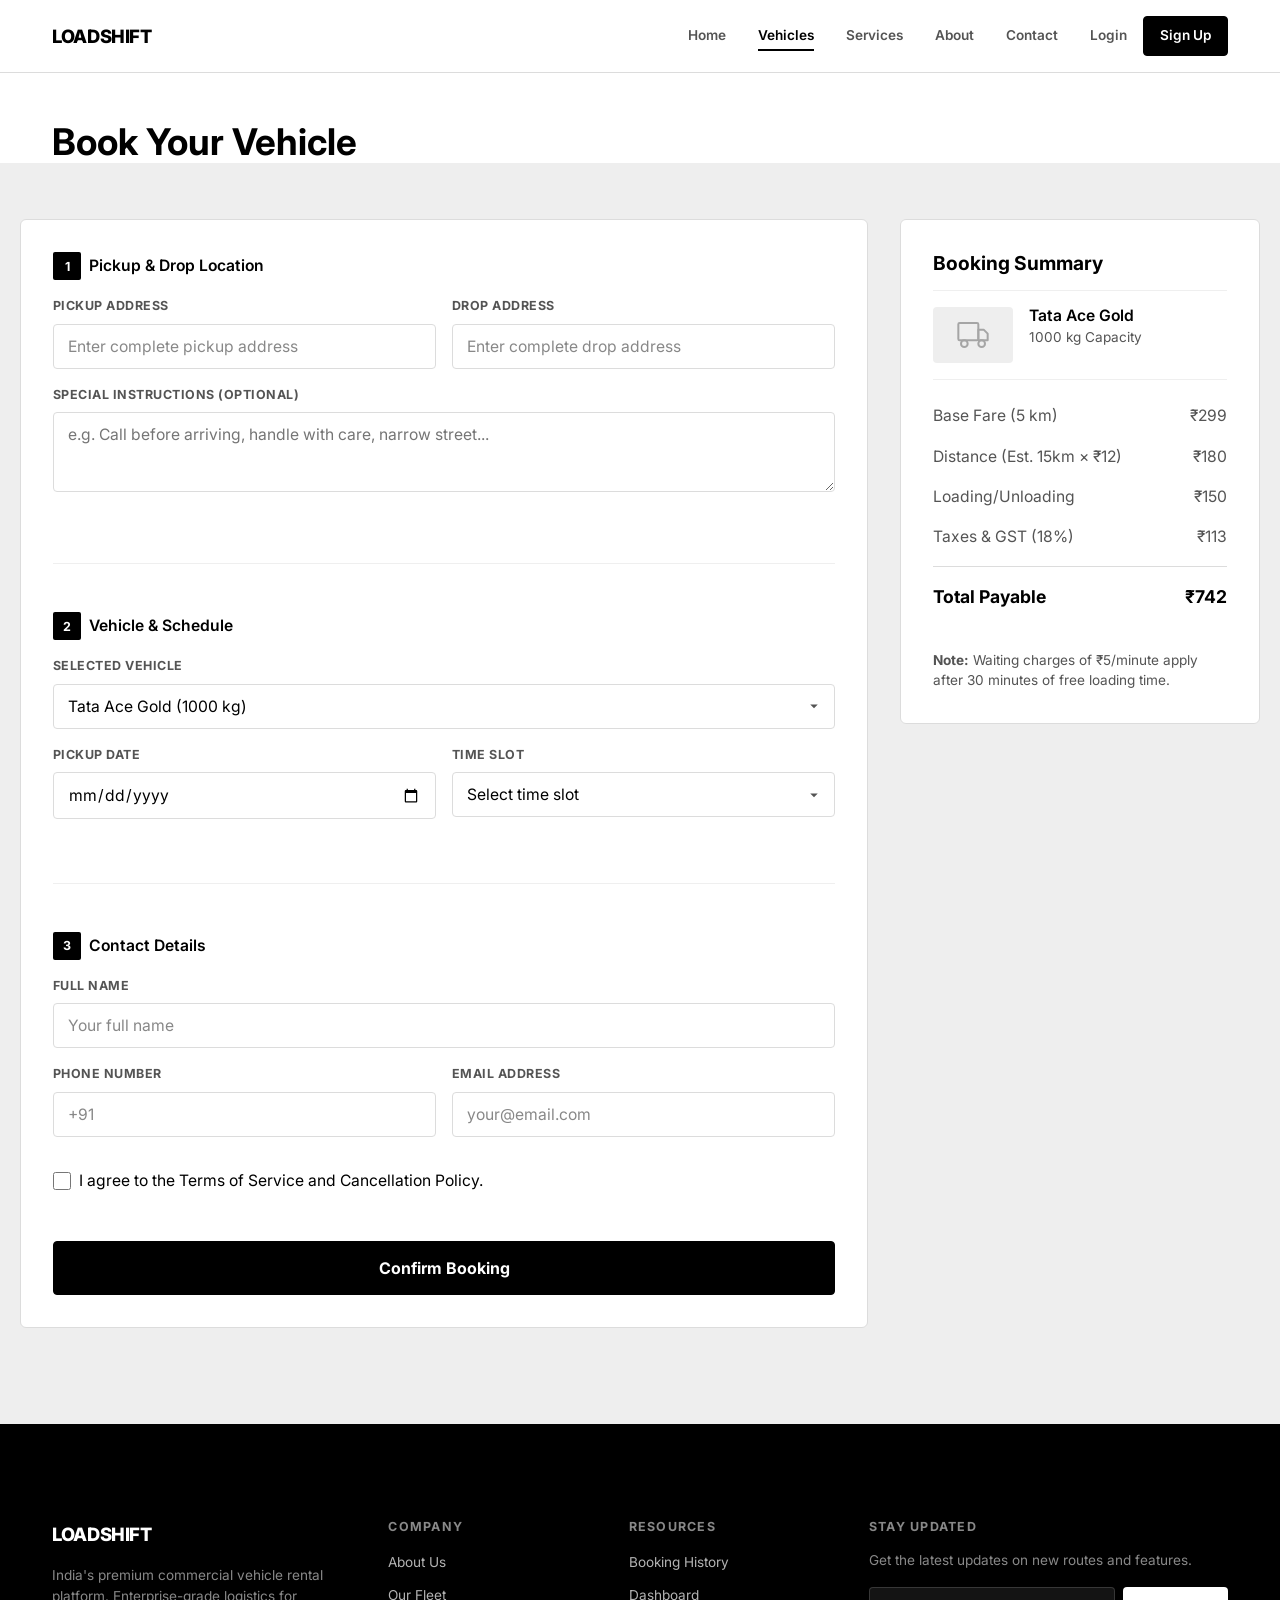
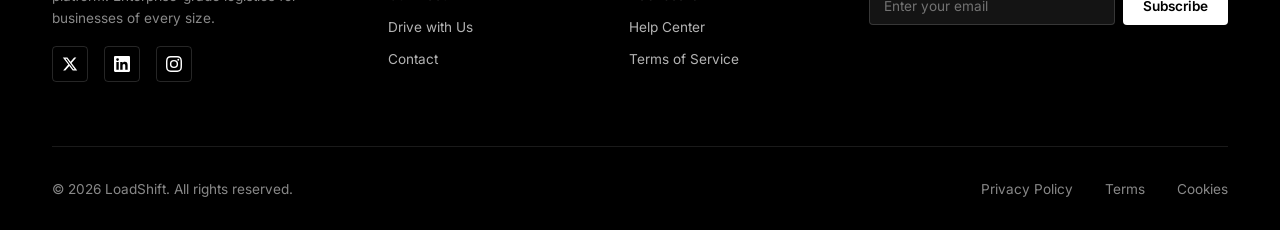
<file: pages/booking.html>
<!DOCTYPE html>
<html lang="en">
<head>
  <meta charset="UTF-8">
  <meta name="viewport" content="width=device-width, initial-scale=1.0">
  <title>Book Your Vehicle — LoadShift</title>
  <meta name="description" content="Securely book your commercial vehicle with LoadShift.">
  <link rel="stylesheet" href="../css/style.css">
</head>
<body class="booking-page">

  <!-- ============================================
       NAVIGATION
       ============================================ -->
  <header class="navbar">
    <div class="container navbar-inner">
      <a href="../index.html" class="logo">LOADSHIFT</a>
      <input type="checkbox" id="nav-toggle" class="nav-toggle" aria-label="Toggle navigation">
      <label for="nav-toggle" class="nav-toggle-label" aria-label="Open menu">
        <span></span>
        <span></span>
        <span></span>
      </label>
      <nav class="nav-menu" aria-label="Main navigation">
        <div class="nav-links">
          <a href="../index.html" class="nav-link">Home</a>
          <a href="vehicles.html" class="nav-link active">Vehicles</a>
          <a href="../index.html#services" class="nav-link">Services</a>
          <a href="about.html" class="nav-link">About</a>
          <a href="contact.html" class="nav-link">Contact</a>
        </div>
        <div class="nav-auth">
          <a href="login.html" class="nav-link">Login</a>
          <a href="signup.html" class="btn btn-primary btn-sm">Sign Up</a>
        </div>
      </nav>
    </div>
  </header>

  <!-- ============================================
       PAGE HEADER
       ============================================ -->
  <header class="listing-header" style="border-bottom: none; padding-bottom: 0;">
    <div class="container">
      <h1>Book Your Vehicle</h1>
    </div>
  </header>

  <!-- ============================================
       BOOKING LAYOUT
       ============================================ -->
  <main class="container booking-layout">
    
    <!-- Left Column: Booking Form -->
    <div>
      <form class="booking-form-card">
        
        <!-- Step 1 -->
        <div class="booking-step">
          <div class="booking-step-title">
            <span class="booking-step-number">1</span>
            Pickup & Drop Location
          </div>
          <div class="form-row">
            <div class="form-group">
              <label class="form-label" for="pickup">Pickup Address</label>
              <input type="text" id="pickup" class="form-input" placeholder="Enter complete pickup address" required>
            </div>
            <div class="form-group">
              <label class="form-label" for="drop">Drop Address</label>
              <input type="text" id="drop" class="form-input" placeholder="Enter complete drop address" required>
            </div>
          </div>
          <div class="form-group">
            <label class="form-label" for="instructions">Special Instructions (Optional)</label>
            <textarea id="instructions" class="form-textarea" placeholder="e.g. Call before arriving, handle with care, narrow street..." style="min-height: 80px;"></textarea>
          </div>
        </div>

        <!-- Step 2 -->
        <div class="booking-step">
          <div class="booking-step-title">
            <span class="booking-step-number">2</span>
            Vehicle & Schedule
          </div>
          <div class="form-group">
            <label class="form-label" for="vehicle">Selected Vehicle</label>
            <select id="vehicle" class="form-select" required>
              <option value="mini-truck">Mini Truck</option>
              <option value="pickup-truck">Pickup Truck</option>
              <option value="tata-ace" selected>Tata Ace Gold (1000 kg)</option>
              <option value="tempo">Tempo</option>
              <option value="container-truck">Container Truck</option>
              <option value="bike-delivery">Bike Delivery</option>
            </select>
          </div>
          <div class="form-row">
            <div class="form-group">
              <label class="form-label" for="date">Pickup Date</label>
              <input type="date" id="date" class="form-input" required>
            </div>
            <div class="form-group">
              <label class="form-label" for="time">Time Slot</label>
              <select id="time" class="form-select" required>
                <option value="" disabled selected>Select time slot</option>
                <option value="morning">Morning (6:00 AM - 10:00 AM)</option>
                <option value="afternoon">Afternoon (12:00 PM - 4:00 PM)</option>
                <option value="evening">Evening (4:00 PM - 8:00 PM)</option>
              </select>
            </div>
          </div>
        </div>

        <!-- Step 3 -->
        <div class="booking-step" style="border-bottom: none; padding-bottom: 0;">
          <div class="booking-step-title">
            <span class="booking-step-number">3</span>
            Contact Details
          </div>
          <div class="form-group">
            <label class="form-label" for="name">Full Name</label>
            <input type="text" id="name" class="form-input" placeholder="Your full name" required>
          </div>
          <div class="form-row">
            <div class="form-group">
              <label class="form-label" for="phone">Phone Number</label>
              <input type="tel" id="phone" class="form-input" placeholder="+91" required>
            </div>
            <div class="form-group">
              <label class="form-label" for="email">Email Address</label>
              <input type="email" id="email" class="form-input" placeholder="your@email.com" required>
            </div>
          </div>
          <div class="form-group" style="margin-top: var(--space-md);">
            <label class="form-check">
              <input type="checkbox" required>
              <span class="form-check-label">I agree to the Terms of Service and Cancellation Policy.</span>
            </label>
          </div>
          <button type="submit" class="btn btn-primary btn-lg btn-block" style="margin-top: var(--space-lg);">Confirm Booking</button>
        </div>
      </form>
    </div>

    <!-- Right Column: Summary -->
    <div>
      <div class="booking-summary">
        <h3>Booking Summary</h3>
        
        <div class="summary-vehicle">
          <div class="summary-vehicle-img">
            <svg xmlns="http://www.w3.org/2000/svg" viewBox="0 0 24 24" fill="none" stroke="currentColor" stroke-width="1.5" stroke-linecap="round" stroke-linejoin="round" style="width:100%; height:100%; padding:12px; opacity:0.3;"><rect x="1" y="3" width="15" height="13" rx="1"/><polygon points="16 8 20 8 23 11 23 16 16 16 16 8"/><circle cx="5.5" cy="18.5" r="2.5"/><circle cx="18.5" cy="18.5" r="2.5"/></svg>
          </div>
          <div class="summary-vehicle-info">
            <h4>Tata Ace Gold</h4>
            <p>1000 kg Capacity</p>
          </div>
        </div>

        <div class="summary-row">
          <span>Base Fare (5 km)</span>
          <span>₹299</span>
        </div>
        <div class="summary-row">
          <span>Distance (Est. 15km × ₹12)</span>
          <span>₹180</span>
        </div>
        <div class="summary-row">
          <span>Loading/Unloading</span>
          <span>₹150</span>
        </div>
        <div class="summary-row">
          <span>Taxes & GST (18%)</span>
          <span>₹113</span>
        </div>
        <div class="summary-row total">
          <span>Total Payable</span>
          <span>₹742</span>
        </div>

        <div style="margin-top: var(--space-lg); font-size: var(--small-size); color: var(--color-secondary); line-height: 1.5;">
          <strong>Note:</strong> Waiting charges of ₹5/minute apply after 30 minutes of free loading time.
        </div>
      </div>
    </div>

  </main>

  <!-- ============================================
       FOOTER
       ============================================ -->
  <footer class="footer">
    <div class="container">
      <div class="footer-grid">
        <div class="footer-brand">
          <a href="../index.html" class="logo">LOADSHIFT</a>
          <p>India's premium commercial vehicle rental platform. Enterprise-grade logistics for businesses of every size.</p>
          <div class="footer-social">
            <a href="#" aria-label="Twitter"><svg xmlns="http://www.w3.org/2000/svg" viewBox="0 0 24 24" fill="currentColor"><path d="M18.244 2.25h3.308l-7.227 8.26 8.502 11.24H16.17l-5.214-6.817L4.99 21.75H1.68l7.73-8.835L1.254 2.25H8.08l4.713 6.231zm-1.161 17.52h1.833L7.084 4.126H5.117z"/></svg></a>
            <a href="#" aria-label="LinkedIn"><svg xmlns="http://www.w3.org/2000/svg" viewBox="0 0 24 24" fill="currentColor"><path d="M20.447 20.452h-3.554v-5.569c0-1.328-.027-3.037-1.852-3.037-1.853 0-2.136 1.445-2.136 2.939v5.667H9.351V9h3.414v1.561h.046c.477-.9 1.637-1.85 3.37-1.85 3.601 0 4.267 2.37 4.267 5.455v6.286zM5.337 7.433a2.062 2.062 0 0 1-2.063-2.065 2.064 2.064 0 1 1 2.063 2.065zm1.782 13.019H3.555V9h3.564v11.452zM22.225 0H1.771C.792 0 0 .774 0 1.729v20.542C0 23.227.792 24 1.771 24h20.451C23.2 24 24 23.227 24 22.271V1.729C24 .774 23.2 0 22.222 0h.003z"/></svg></a>
            <a href="#" aria-label="Instagram"><svg xmlns="http://www.w3.org/2000/svg" viewBox="0 0 24 24" fill="currentColor"><path d="M12 2.163c3.204 0 3.584.012 4.85.07 3.252.148 4.771 1.691 4.919 4.919.058 1.265.069 1.645.069 4.849 0 3.205-.012 3.584-.069 4.849-.149 3.225-1.664 4.771-4.919 4.919-1.266.058-1.644.07-4.85.07-3.204 0-3.584-.012-4.849-.07-3.26-.149-4.771-1.699-4.919-4.92-.058-1.265-.07-1.644-.07-4.849 0-3.204.013-3.583.07-4.849.149-3.227 1.664-4.771 4.919-4.919 1.266-.057 1.645-.069 4.849-.069zM12 0C8.741 0 8.333.014 7.053.072 2.695.272.273 2.69.073 7.052.014 8.333 0 8.741 0 12c0 3.259.014 3.668.072 4.948.2 4.358 2.618 6.78 6.98 6.98C8.333 23.986 8.741 24 12 24c3.259 0 3.668-.014 4.948-.072 4.354-.2 6.782-2.618 6.979-6.98.059-1.28.073-1.689.073-4.948 0-3.259-.014-3.667-.072-4.947-.196-4.354-2.617-6.78-6.979-6.98C15.668.014 15.259 0 12 0zm0 5.838a6.162 6.162 0 1 0 0 12.324 6.162 6.162 0 0 0 0-12.324zM12 16a4 4 0 1 1 0-8 4 4 0 0 1 0 8zm6.406-11.845a1.44 1.44 0 1 0 0 2.881 1.44 1.44 0 0 0 0-2.881z"/></svg></a>
          </div>
        </div>
        <div>
          <h4 class="footer-heading">Company</h4>
          <ul class="footer-links">
            <li><a href="about.html">About Us</a></li>
            <li><a href="vehicles.html">Our Fleet</a></li>
            <li><a href="driver-registration.html">Drive with Us</a></li>
            <li><a href="contact.html">Contact</a></li>
          </ul>
        </div>
        <div>
          <h4 class="footer-heading">Resources</h4>
          <ul class="footer-links">
            <li><a href="booking-history.html">Booking History</a></li>
            <li><a href="dashboard.html">Dashboard</a></li>
            <li><a href="#">Help Center</a></li>
            <li><a href="#">Terms of Service</a></li>
          </ul>
        </div>
        <div class="footer-newsletter">
          <h4 class="footer-heading">Stay Updated</h4>
          <p style="font-size: 0.85rem; color: #888; margin-bottom: 4px;">Get the latest updates on new routes and features.</p>
          <form class="newsletter-form">
            <input type="email" placeholder="Enter your email" aria-label="Email address" required>
            <button type="submit">Subscribe</button>
          </form>
        </div>
      </div>
      <div class="footer-bottom">
        <p>&copy; 2026 LoadShift. All rights reserved.</p>
        <div class="footer-bottom-links">
          <a href="#">Privacy Policy</a>
          <a href="#">Terms</a>
          <a href="#">Cookies</a>
        </div>
      </div>
    </div>
  </footer>

</body>
</html>
</file>
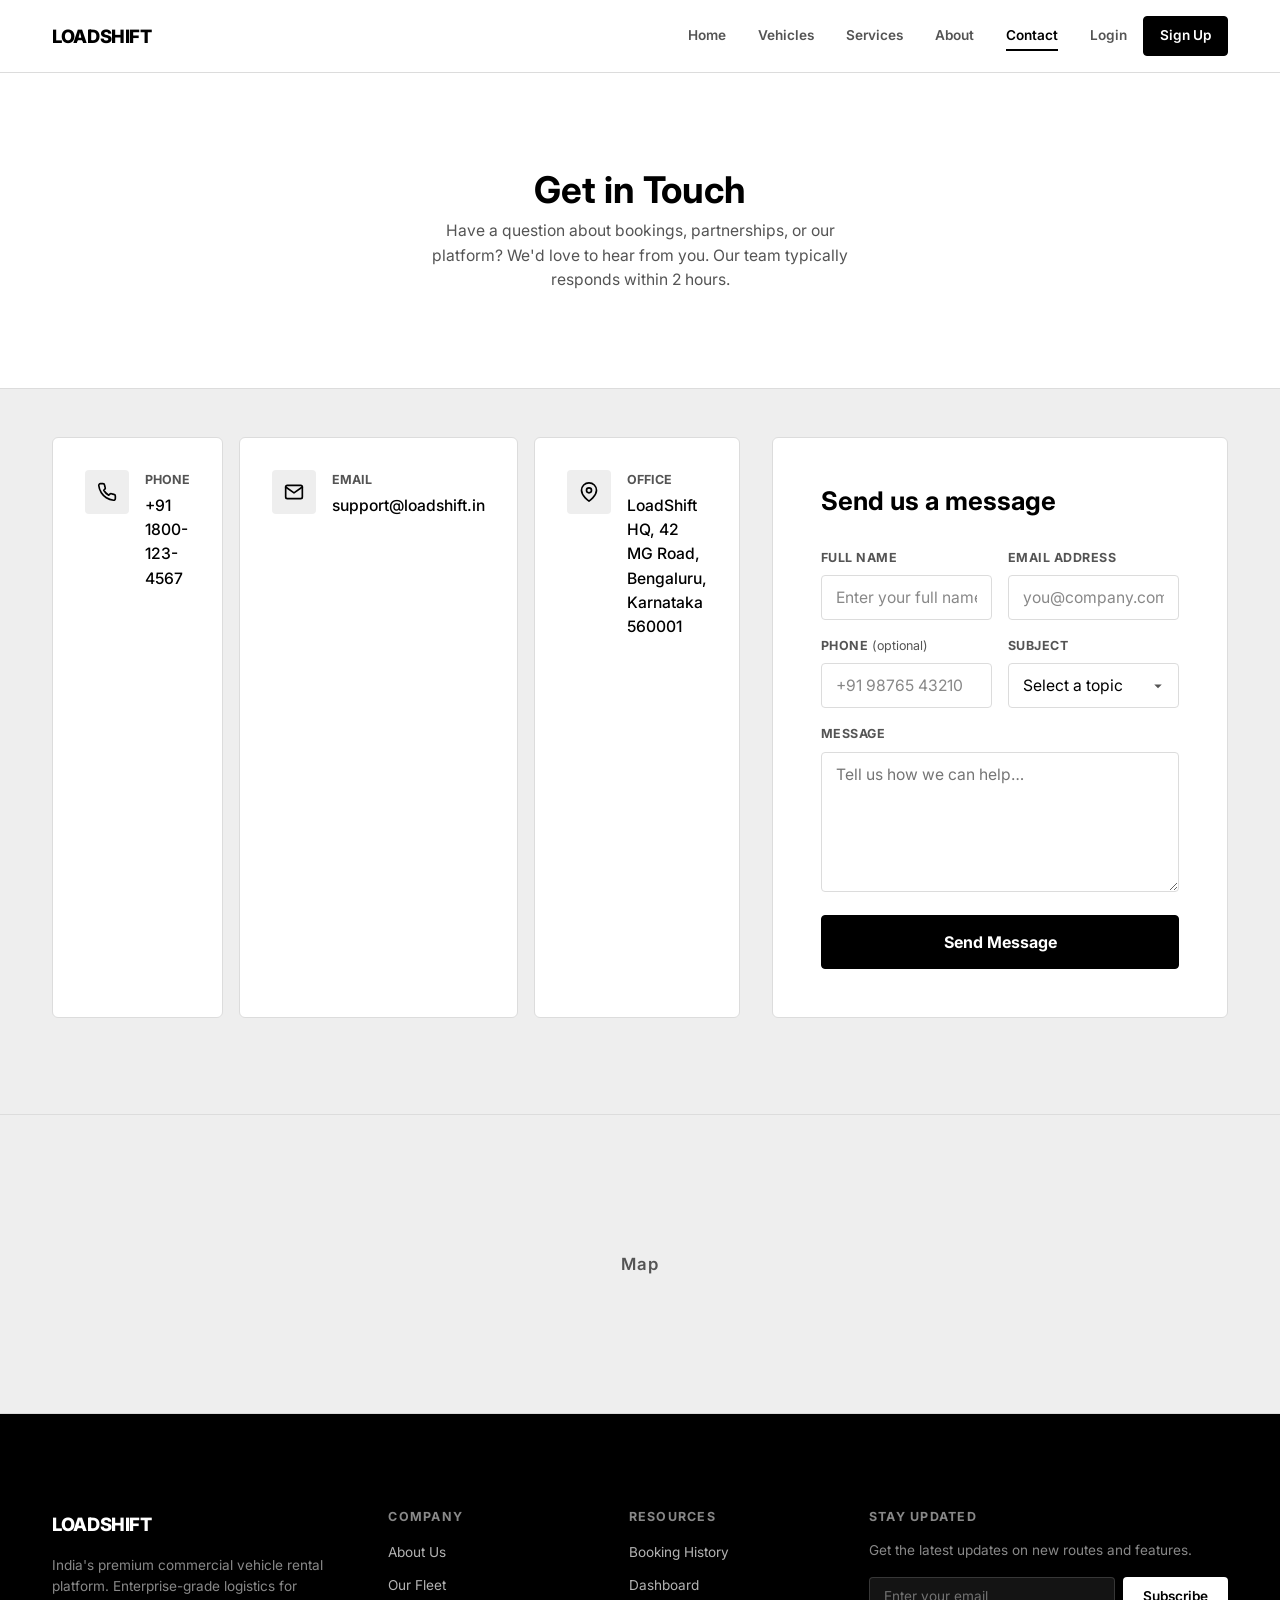
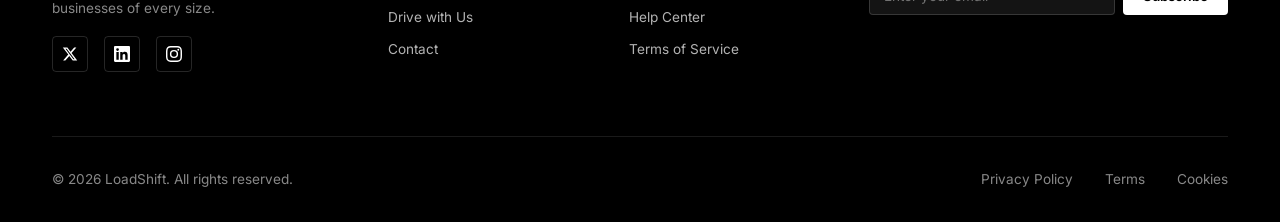
<file: pages/contact.html>
<!DOCTYPE html>
<html lang="en">
<head>
  <meta charset="UTF-8">
  <meta name="viewport" content="width=device-width, initial-scale=1.0">
  <meta name="description" content="Contact LoadShift — reach our support team by phone, email, or visit our Bengaluru headquarters. We're here to help with bookings, partnerships, and more.">
  <meta name="keywords" content="LoadShift contact, support, customer service, logistics help, commercial vehicle rental contact">
  <title>Contact Us — LoadShift | Commercial Vehicle Rental Platform</title>
  <link rel="stylesheet" href="../css/style.css">
</head>
<body id="contact-page-body">

  <!-- ============================================
       NAVIGATION
       ============================================ -->
  <header class="navbar">
    <div class="container navbar-inner">
      <a href="../index.html" class="logo">LOADSHIFT</a>
      <input type="checkbox" id="nav-toggle" class="nav-toggle" aria-label="Toggle navigation">
      <label for="nav-toggle" class="nav-toggle-label" aria-label="Open menu">
        <span></span>
        <span></span>
        <span></span>
      </label>
      <nav class="nav-menu" aria-label="Main navigation">
        <div class="nav-links">
          <a href="../index.html" class="nav-link">Home</a>
          <a href="vehicles.html" class="nav-link">Vehicles</a>
          <a href="../index.html#services" class="nav-link">Services</a>
          <a href="about.html" class="nav-link">About</a>
          <a href="contact.html" class="nav-link active">Contact</a>
        </div>
        <div class="nav-auth">
          <a href="login.html" class="nav-link">Login</a>
          <a href="signup.html" class="btn btn-primary btn-sm">Sign Up</a>
        </div>
      </nav>
    </div>
  </header>


  <!-- ============================================
       CONTACT PAGE
       ============================================ -->
  <main class="contact-page">

    <!-- Contact Header -->
    <section class="contact-header" id="contact-header">
      <div class="container">
        <h1>Get in Touch</h1>
        <p>Have a question about bookings, partnerships, or our platform? We'd love to hear from you. Our team typically responds within 2 hours.</p>
      </div>
    </section>


    <!-- Contact Layout -->
    <section id="contact-main">
      <div class="container">
        <div class="contact-layout">

          <!-- Left Column: Contact Info Cards -->
          <div class="contact-info-grid">

            <!-- Phone -->
            <div class="contact-info-card">
              <div class="contact-info-icon">
                <svg xmlns="http://www.w3.org/2000/svg" viewBox="0 0 24 24" fill="none" stroke="currentColor" stroke-width="2" stroke-linecap="round" stroke-linejoin="round"><path d="M22 16.92v3a2 2 0 0 1-2.18 2 19.79 19.79 0 0 1-8.63-3.07 19.5 19.5 0 0 1-6-6 19.79 19.79 0 0 1-3.07-8.67A2 2 0 0 1 4.11 2h3a2 2 0 0 1 2 1.72 12.84 12.84 0 0 0 .7 2.81 2 2 0 0 1-.45 2.11L8.09 9.91a16 16 0 0 0 6 6l1.27-1.27a2 2 0 0 1 2.11-.45 12.84 12.84 0 0 0 2.81.7A2 2 0 0 1 22 16.92z"/></svg>
              </div>
              <div>
                <p class="contact-info-label">Phone</p>
                <p class="contact-info-value">+91 1800-123-4567</p>
              </div>
            </div>

            <!-- Email -->
            <div class="contact-info-card">
              <div class="contact-info-icon">
                <svg xmlns="http://www.w3.org/2000/svg" viewBox="0 0 24 24" fill="none" stroke="currentColor" stroke-width="2" stroke-linecap="round" stroke-linejoin="round"><path d="M4 4h16c1.1 0 2 .9 2 2v12c0 1.1-.9 2-2 2H4c-1.1 0-2-.9-2-2V6c0-1.1.9-2 2-2z"/><polyline points="22,6 12,13 2,6"/></svg>
              </div>
              <div>
                <p class="contact-info-label">Email</p>
                <p class="contact-info-value">support@loadshift.in</p>
              </div>
            </div>

            <!-- Office -->
            <div class="contact-info-card">
              <div class="contact-info-icon">
                <svg xmlns="http://www.w3.org/2000/svg" viewBox="0 0 24 24" fill="none" stroke="currentColor" stroke-width="2" stroke-linecap="round" stroke-linejoin="round"><path d="M21 10c0 7-9 13-9 13s-9-6-9-13a9 9 0 0 1 18 0z"/><circle cx="12" cy="10" r="3"/></svg>
              </div>
              <div>
                <p class="contact-info-label">Office</p>
                <p class="contact-info-value">LoadShift HQ, 42 MG Road,<br>Bengaluru, Karnataka 560001</p>
              </div>
            </div>

          </div>

          <!-- Right Column: Contact Form -->
          <div class="contact-form-card">
            <h2>Send us a message</h2>
            <form id="contact-form">

              <div class="form-row" style="grid-template-columns: 1fr 1fr;">
                <div class="form-group">
                  <label class="form-label" for="contact-name">Full Name</label>
                  <input type="text" id="contact-name" class="form-input" placeholder="Enter your full name" required>
                </div>
                <div class="form-group">
                  <label class="form-label" for="contact-email">Email Address</label>
                  <input type="email" id="contact-email" class="form-input" placeholder="you@company.com" required>
                </div>
              </div>

              <div class="form-row" style="grid-template-columns: 1fr 1fr;">
                <div class="form-group">
                  <label class="form-label" for="contact-phone">Phone <span style="font-weight: 400; text-transform: none; letter-spacing: 0;">(optional)</span></label>
                  <input type="tel" id="contact-phone" class="form-input" placeholder="+91 98765 43210">
                </div>
                <div class="form-group">
                  <label class="form-label" for="contact-subject">Subject</label>
                  <select id="contact-subject" class="form-select" required>
                    <option value="" disabled selected>Select a topic</option>
                    <option value="general">General Inquiry</option>
                    <option value="booking">Booking Issue</option>
                    <option value="partnership">Partnership</option>
                    <option value="feedback">Feedback</option>
                    <option value="other">Other</option>
                  </select>
                </div>
              </div>

              <div class="form-group">
                <label class="form-label" for="contact-message">Message</label>
                <textarea id="contact-message" class="form-textarea" placeholder="Tell us how we can help…" rows="6" required></textarea>
              </div>

              <button type="submit" class="btn btn-primary btn-lg btn-block">Send Message</button>

            </form>
          </div>

        </div>
      </div>
    </section>


    <!-- Map Placeholder -->
    <section id="contact-map">
      <div style="width: 100%; height: 300px; background-color: #EEEEEE; display: flex; align-items: center; justify-content: center; border-top: 1px solid #DCDCDC; border-bottom: 1px solid #DCDCDC;">
        <p style="font-size: 1.05rem; font-weight: 600; color: #545454; letter-spacing: 0.04em;">Map</p>
      </div>
    </section>

  </main>


  <!-- ============================================
       FOOTER
       ============================================ -->
  <footer class="footer">
    <div class="container">
      <div class="footer-grid">
        <div class="footer-brand">
          <a href="../index.html" class="logo">LOADSHIFT</a>
          <p>India's premium commercial vehicle rental platform. Enterprise-grade logistics for businesses of every size.</p>
          <div class="footer-social">
            <a href="#" aria-label="Twitter"><svg xmlns="http://www.w3.org/2000/svg" viewBox="0 0 24 24" fill="currentColor"><path d="M18.244 2.25h3.308l-7.227 8.26 8.502 11.24H16.17l-5.214-6.817L4.99 21.75H1.68l7.73-8.835L1.254 2.25H8.08l4.713 6.231zm-1.161 17.52h1.833L7.084 4.126H5.117z"/></svg></a>
            <a href="#" aria-label="LinkedIn"><svg xmlns="http://www.w3.org/2000/svg" viewBox="0 0 24 24" fill="currentColor"><path d="M20.447 20.452h-3.554v-5.569c0-1.328-.027-3.037-1.852-3.037-1.853 0-2.136 1.445-2.136 2.939v5.667H9.351V9h3.414v1.561h.046c.477-.9 1.637-1.85 3.37-1.85 3.601 0 4.267 2.37 4.267 5.455v6.286zM5.337 7.433a2.062 2.062 0 0 1-2.063-2.065 2.064 2.064 0 1 1 2.063 2.065zm1.782 13.019H3.555V9h3.564v11.452zM22.225 0H1.771C.792 0 0 .774 0 1.729v20.542C0 23.227.792 24 1.771 24h20.451C23.2 24 24 23.227 24 22.271V1.729C24 .774 23.2 0 22.222 0h.003z"/></svg></a>
            <a href="#" aria-label="Instagram"><svg xmlns="http://www.w3.org/2000/svg" viewBox="0 0 24 24" fill="currentColor"><path d="M12 2.163c3.204 0 3.584.012 4.85.07 3.252.148 4.771 1.691 4.919 4.919.058 1.265.069 1.645.069 4.849 0 3.205-.012 3.584-.069 4.849-.149 3.225-1.664 4.771-4.919 4.919-1.266.058-1.644.07-4.85.07-3.204 0-3.584-.012-4.849-.07-3.26-.149-4.771-1.699-4.919-4.92-.058-1.265-.07-1.644-.07-4.849 0-3.204.013-3.583.07-4.849.149-3.227 1.664-4.771 4.919-4.919 1.266-.057 1.645-.069 4.849-.069zM12 0C8.741 0 8.333.014 7.053.072 2.695.272.273 2.69.073 7.052.014 8.333 0 8.741 0 12c0 3.259.014 3.668.072 4.948.2 4.358 2.618 6.78 6.98 6.98C8.333 23.986 8.741 24 12 24c3.259 0 3.668-.014 4.948-.072 4.354-.2 6.782-2.618 6.979-6.98.059-1.28.073-1.689.073-4.948 0-3.259-.014-3.667-.072-4.947-.196-4.354-2.617-6.78-6.979-6.98C15.668.014 15.259 0 12 0zm0 5.838a6.162 6.162 0 1 0 0 12.324 6.162 6.162 0 0 0 0-12.324zM12 16a4 4 0 1 1 0-8 4 4 0 0 1 0 8zm6.406-11.845a1.44 1.44 0 1 0 0 2.881 1.44 1.44 0 0 0 0-2.881z"/></svg></a>
          </div>
        </div>
        <div>
          <h4 class="footer-heading">Company</h4>
          <ul class="footer-links">
            <li><a href="about.html">About Us</a></li>
            <li><a href="vehicles.html">Our Fleet</a></li>
            <li><a href="driver-registration.html">Drive with Us</a></li>
            <li><a href="contact.html">Contact</a></li>
          </ul>
        </div>
        <div>
          <h4 class="footer-heading">Resources</h4>
          <ul class="footer-links">
            <li><a href="booking-history.html">Booking History</a></li>
            <li><a href="dashboard.html">Dashboard</a></li>
            <li><a href="#">Help Center</a></li>
            <li><a href="#">Terms of Service</a></li>
          </ul>
        </div>
        <div class="footer-newsletter">
          <h4 class="footer-heading">Stay Updated</h4>
          <p style="font-size: 0.85rem; color: #888; margin-bottom: 4px;">Get the latest updates on new routes and features.</p>
          <form class="newsletter-form">
            <input type="email" placeholder="Enter your email" aria-label="Email address" required>
            <button type="submit">Subscribe</button>
          </form>
        </div>
      </div>
      <div class="footer-bottom">
        <p>&copy; 2026 LoadShift. All rights reserved.</p>
        <div class="footer-bottom-links">
          <a href="#">Privacy Policy</a>
          <a href="#">Terms</a>
          <a href="#">Cookies</a>
        </div>
      </div>
    </div>
  </footer>

</body>
</html>
</file>
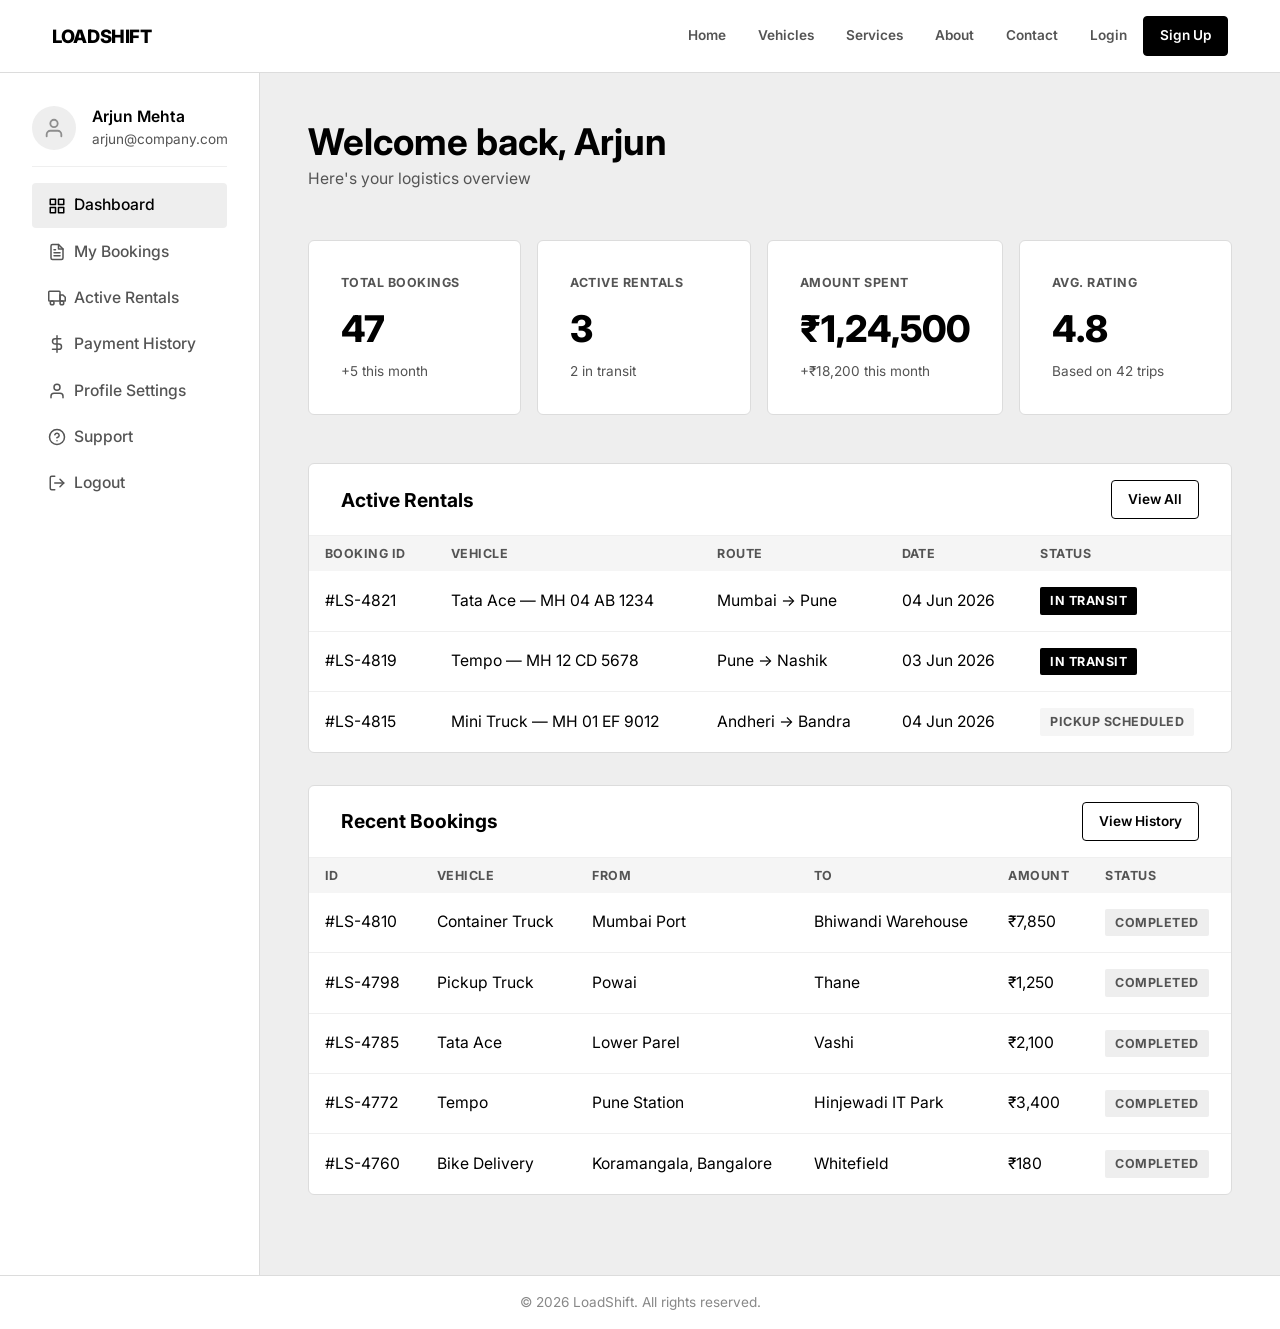
<file: pages/dashboard.html>
<!DOCTYPE html>
<html lang="en">
<head>
  <meta charset="UTF-8">
  <meta name="viewport" content="width=device-width, initial-scale=1.0">
  <meta name="description" content="LoadShift Dashboard — Manage your bookings, track active rentals, and monitor your logistics spending. Your complete fleet management hub.">
  <meta name="keywords" content="LoadShift dashboard, fleet management, booking management, logistics dashboard">
  <title>Dashboard — LoadShift</title>
  <link rel="stylesheet" href="../css/style.css">
</head>
<body>

  <div class="dashboard-page" id="user-dashboard">

    <!-- ============================================
         NAVIGATION
         ============================================ -->
    <header class="navbar">
      <div class="container navbar-inner">
        <a href="../index.html" class="logo">LOADSHIFT</a>
        <input type="checkbox" id="nav-toggle" class="nav-toggle" aria-label="Toggle navigation">
        <label for="nav-toggle" class="nav-toggle-label" aria-label="Open menu">
          <span></span>
          <span></span>
          <span></span>
        </label>
        <nav class="nav-menu" aria-label="Main navigation">
          <div class="nav-links">
            <a href="../index.html" class="nav-link">Home</a>
            <a href="vehicles.html" class="nav-link">Vehicles</a>
            <a href="../index.html#services" class="nav-link">Services</a>
            <a href="about.html" class="nav-link">About</a>
            <a href="contact.html" class="nav-link">Contact</a>
          </div>
          <div class="nav-auth">
            <a href="login.html" class="nav-link">Login</a>
            <a href="signup.html" class="btn btn-primary btn-sm">Sign Up</a>
          </div>
        </nav>
      </div>
    </header>


    <!-- ============================================
         DASHBOARD LAYOUT
         ============================================ -->
    <div class="dashboard-layout">

      <!-- ========== SIDEBAR ========== -->
      <aside class="dashboard-sidebar" aria-label="Dashboard navigation">

        <!-- Profile -->
        <div class="sidebar-profile">
          <div class="sidebar-avatar">
            <svg xmlns="http://www.w3.org/2000/svg" viewBox="0 0 24 24" fill="none" stroke="currentColor" stroke-width="2" stroke-linecap="round" stroke-linejoin="round"><path d="M20 21v-2a4 4 0 0 0-4-4H8a4 4 0 0 0-4 4v2"/><circle cx="12" cy="7" r="4"/></svg>
          </div>
          <div>
            <div class="sidebar-name">Arjun Mehta</div>
            <div class="sidebar-email">arjun@company.com</div>
          </div>
        </div>

        <!-- Sidebar Nav -->
        <nav class="sidebar-nav" aria-label="Dashboard sections">
          <a href="dashboard.html" class="active">
            <svg xmlns="http://www.w3.org/2000/svg" viewBox="0 0 24 24" fill="none" stroke="currentColor" stroke-width="2" stroke-linecap="round" stroke-linejoin="round"><rect x="3" y="3" width="7" height="7"/><rect x="14" y="3" width="7" height="7"/><rect x="14" y="14" width="7" height="7"/><rect x="3" y="14" width="7" height="7"/></svg>
            Dashboard
          </a>
          <a href="booking-history.html">
            <svg xmlns="http://www.w3.org/2000/svg" viewBox="0 0 24 24" fill="none" stroke="currentColor" stroke-width="2" stroke-linecap="round" stroke-linejoin="round"><path d="M14 2H6a2 2 0 0 0-2 2v16a2 2 0 0 0 2 2h12a2 2 0 0 0 2-2V8z"/><polyline points="14 2 14 8 20 8"/><line x1="16" y1="13" x2="8" y2="13"/><line x1="16" y1="17" x2="8" y2="17"/><polyline points="10 9 9 9 8 9"/></svg>
            My Bookings
          </a>
          <a href="#">
            <svg xmlns="http://www.w3.org/2000/svg" viewBox="0 0 24 24" fill="none" stroke="currentColor" stroke-width="2" stroke-linecap="round" stroke-linejoin="round"><rect x="1" y="3" width="15" height="13" rx="1"/><polygon points="16 8 20 8 23 11 23 16 16 16 16 8"/><circle cx="5.5" cy="18.5" r="2.5"/><circle cx="18.5" cy="18.5" r="2.5"/></svg>
            Active Rentals
          </a>
          <a href="#">
            <svg xmlns="http://www.w3.org/2000/svg" viewBox="0 0 24 24" fill="none" stroke="currentColor" stroke-width="2" stroke-linecap="round" stroke-linejoin="round"><line x1="12" y1="1" x2="12" y2="23"/><path d="M17 5H9.5a3.5 3.5 0 0 0 0 7h5a3.5 3.5 0 0 1 0 7H6"/></svg>
            Payment History
          </a>
          <a href="#">
            <svg xmlns="http://www.w3.org/2000/svg" viewBox="0 0 24 24" fill="none" stroke="currentColor" stroke-width="2" stroke-linecap="round" stroke-linejoin="round"><path d="M20 21v-2a4 4 0 0 0-4-4H8a4 4 0 0 0-4 4v2"/><circle cx="12" cy="7" r="4"/></svg>
            Profile Settings
          </a>
          <a href="#">
            <svg xmlns="http://www.w3.org/2000/svg" viewBox="0 0 24 24" fill="none" stroke="currentColor" stroke-width="2" stroke-linecap="round" stroke-linejoin="round"><circle cx="12" cy="12" r="10"/><path d="M9.09 9a3 3 0 0 1 5.83 1c0 2-3 3-3 3"/><line x1="12" y1="17" x2="12.01" y2="17"/></svg>
            Support
          </a>
          <a href="login.html">
            <svg xmlns="http://www.w3.org/2000/svg" viewBox="0 0 24 24" fill="none" stroke="currentColor" stroke-width="2" stroke-linecap="round" stroke-linejoin="round"><path d="M9 21H5a2 2 0 0 1-2-2V5a2 2 0 0 1 2-2h4"/><polyline points="16 17 21 12 16 7"/><line x1="21" y1="12" x2="9" y2="12"/></svg>
            Logout
          </a>
        </nav>

      </aside>


      <!-- ========== MAIN CONTENT ========== -->
      <main class="dashboard-main">

        <!-- Welcome Header -->
        <div class="dashboard-welcome">
          <h1>Welcome back, Arjun</h1>
          <p>Here's your logistics overview</p>
        </div>


        <!-- ===== STAT CARDS ===== -->
        <div class="dashboard-stats">

          <div class="dash-stat-card">
            <div class="dash-stat-label">Total Bookings</div>
            <div class="dash-stat-value">47</div>
            <div class="dash-stat-change">+5 this month</div>
          </div>

          <div class="dash-stat-card">
            <div class="dash-stat-label">Active Rentals</div>
            <div class="dash-stat-value">3</div>
            <div class="dash-stat-change">2 in transit</div>
          </div>

          <div class="dash-stat-card">
            <div class="dash-stat-label">Amount Spent</div>
            <div class="dash-stat-value">₹1,24,500</div>
            <div class="dash-stat-change">+₹18,200 this month</div>
          </div>

          <div class="dash-stat-card">
            <div class="dash-stat-label">Avg. Rating</div>
            <div class="dash-stat-value">4.8</div>
            <div class="dash-stat-change">Based on 42 trips</div>
          </div>

        </div>


        <!-- ===== ACTIVE RENTALS TABLE ===== -->
        <div class="dashboard-table-card">
          <div class="dashboard-table-header">
            <h3>Active Rentals</h3>
            <a href="#" class="btn btn-outline btn-sm">View All</a>
          </div>
          <div class="table-responsive">
            <table class="dashboard-table">
              <thead>
                <tr>
                  <th>Booking ID</th>
                  <th>Vehicle</th>
                  <th>Route</th>
                  <th>Date</th>
                  <th>Status</th>
                </tr>
              </thead>
              <tbody>
                <tr>
                  <td>#LS-4821</td>
                  <td>Tata Ace — MH 04 AB 1234</td>
                  <td>Mumbai → Pune</td>
                  <td>04 Jun 2026</td>
                  <td><span class="badge badge-active">In Transit</span></td>
                </tr>
                <tr>
                  <td>#LS-4819</td>
                  <td>Tempo — MH 12 CD 5678</td>
                  <td>Pune → Nashik</td>
                  <td>03 Jun 2026</td>
                  <td><span class="badge badge-active">In Transit</span></td>
                </tr>
                <tr>
                  <td>#LS-4815</td>
                  <td>Mini Truck — MH 01 EF 9012</td>
                  <td>Andheri → Bandra</td>
                  <td>04 Jun 2026</td>
                  <td><span class="badge badge-pending">Pickup Scheduled</span></td>
                </tr>
              </tbody>
            </table>
          </div>
        </div>


        <!-- ===== RECENT BOOKINGS TABLE ===== -->
        <div class="dashboard-table-card">
          <div class="dashboard-table-header">
            <h3>Recent Bookings</h3>
            <a href="booking-history.html" class="btn btn-outline btn-sm">View History</a>
          </div>
          <div class="table-responsive">
            <table class="dashboard-table">
              <thead>
                <tr>
                  <th>ID</th>
                  <th>Vehicle</th>
                  <th>From</th>
                  <th>To</th>
                  <th>Amount</th>
                  <th>Status</th>
                </tr>
              </thead>
              <tbody>
                <tr>
                  <td>#LS-4810</td>
                  <td>Container Truck</td>
                  <td>Mumbai Port</td>
                  <td>Bhiwandi Warehouse</td>
                  <td>₹7,850</td>
                  <td><span class="badge badge-completed">Completed</span></td>
                </tr>
                <tr>
                  <td>#LS-4798</td>
                  <td>Pickup Truck</td>
                  <td>Powai</td>
                  <td>Thane</td>
                  <td>₹1,250</td>
                  <td><span class="badge badge-completed">Completed</span></td>
                </tr>
                <tr>
                  <td>#LS-4785</td>
                  <td>Tata Ace</td>
                  <td>Lower Parel</td>
                  <td>Vashi</td>
                  <td>₹2,100</td>
                  <td><span class="badge badge-completed">Completed</span></td>
                </tr>
                <tr>
                  <td>#LS-4772</td>
                  <td>Tempo</td>
                  <td>Pune Station</td>
                  <td>Hinjewadi IT Park</td>
                  <td>₹3,400</td>
                  <td><span class="badge badge-completed">Completed</span></td>
                </tr>
                <tr>
                  <td>#LS-4760</td>
                  <td>Bike Delivery</td>
                  <td>Koramangala, Bangalore</td>
                  <td>Whitefield</td>
                  <td>₹180</td>
                  <td><span class="badge badge-completed">Completed</span></td>
                </tr>
              </tbody>
            </table>
          </div>
        </div>

      </main>

    </div>


    <!-- ============================================
         SIMPLE FOOTER (Dashboard minimal)
         ============================================ -->
    <div style="border-top: 1px solid #DCDCDC; padding: 16px 0; text-align: center; background-color: #FFFFFF;">
      <p style="font-size: 0.85rem; color: #888;">&copy; 2026 LoadShift. All rights reserved.</p>
    </div>

  </div>

</body>
</html>
</file>
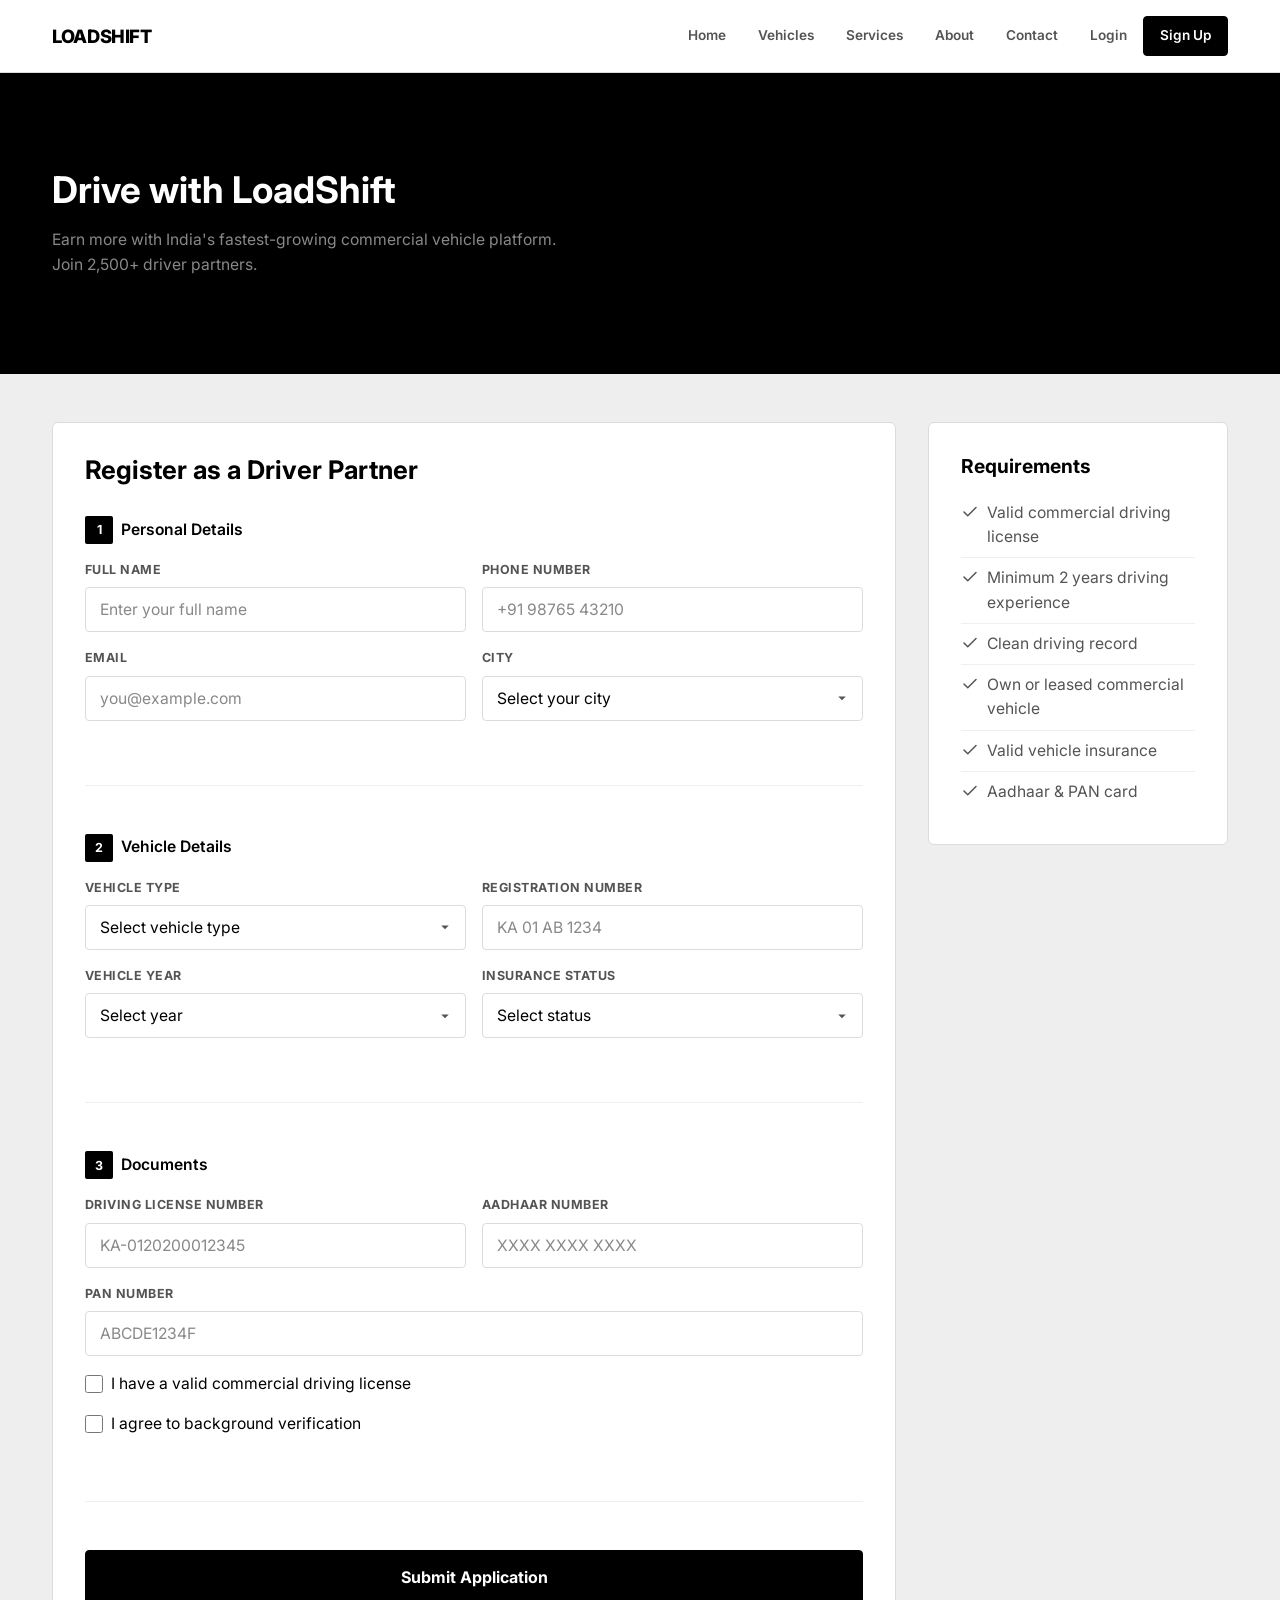
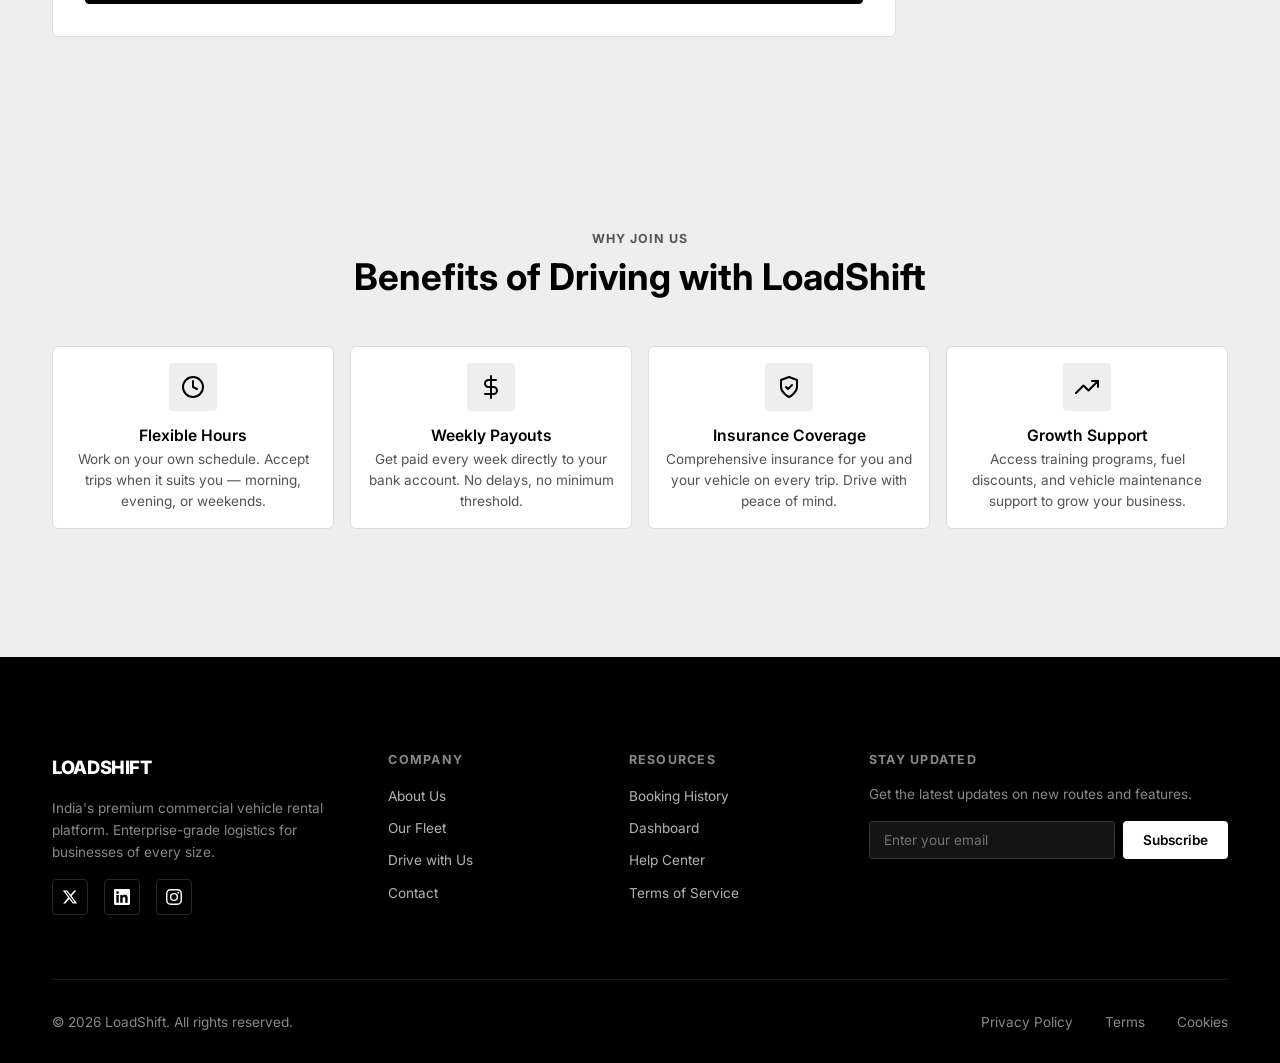
<file: pages/driver-registration.html>
<!DOCTYPE html>
<html lang="en">
<head>
  <meta charset="UTF-8">
  <meta name="viewport" content="width=device-width, initial-scale=1.0">
  <meta name="description" content="Join LoadShift as a driver partner. Earn more with India's fastest-growing commercial vehicle platform. Flexible hours, weekly payouts, and full insurance coverage.">
  <meta name="keywords" content="driver registration, commercial driver, truck driver jobs, LoadShift driver, logistics jobs India">
  <title>Drive with LoadShift — Driver Partner Registration</title>
  <link rel="stylesheet" href="../css/style.css">
</head>
<body id="driver-registration-page">

  <!-- ============================================
       NAVIGATION
       ============================================ -->
  <header class="navbar">
    <div class="container navbar-inner">
      <a href="../index.html" class="logo">LOADSHIFT</a>
      <input type="checkbox" id="nav-toggle" class="nav-toggle" aria-label="Toggle navigation">
      <label for="nav-toggle" class="nav-toggle-label" aria-label="Open menu">
        <span></span>
        <span></span>
        <span></span>
      </label>
      <nav class="nav-menu" aria-label="Main navigation">
        <div class="nav-links">
          <a href="../index.html" class="nav-link">Home</a>
          <a href="vehicles.html" class="nav-link">Vehicles</a>
          <a href="../index.html#services" class="nav-link">Services</a>
          <a href="about.html" class="nav-link">About</a>
          <a href="contact.html" class="nav-link">Contact</a>
        </div>
        <div class="nav-auth">
          <a href="login.html" class="nav-link">Login</a>
          <a href="signup.html" class="btn btn-primary btn-sm">Sign Up</a>
        </div>
      </nav>
    </div>
  </header>


  <!-- ============================================
       HERO SECTION
       ============================================ -->
  <section class="driver-reg-hero">
    <div class="container">
      <h1>Drive with LoadShift</h1>
      <p>Earn more with India's fastest-growing commercial vehicle platform. Join 2,500+ driver partners.</p>
    </div>
  </section>


  <!-- ============================================
       REGISTRATION FORM + REQUIREMENTS
       ============================================ -->
  <div class="driver-reg-page">
    <div class="container">
      <div class="driver-reg-layout">

        <!-- Left Column: Registration Form -->
        <div class="booking-form-card">
          <h2>Register as a Driver Partner</h2>

          <form>
            <!-- Step 1: Personal Details -->
            <div class="booking-step">
              <div class="booking-step-title">
                <span class="booking-step-number">1</span>
                Personal Details
              </div>

              <div class="form-row" style="grid-template-columns: 1fr 1fr;">
                <div class="form-group">
                  <label class="form-label" for="full-name">Full Name</label>
                  <input type="text" id="full-name" class="form-input" placeholder="Enter your full name" required>
                </div>
                <div class="form-group">
                  <label class="form-label" for="phone">Phone Number</label>
                  <input type="tel" id="phone" class="form-input" placeholder="+91 98765 43210" required>
                </div>
              </div>

              <div class="form-row" style="grid-template-columns: 1fr 1fr;">
                <div class="form-group">
                  <label class="form-label" for="email">Email</label>
                  <input type="email" id="email" class="form-input" placeholder="you@example.com" required>
                </div>
                <div class="form-group">
                  <label class="form-label" for="city">City</label>
                  <select id="city" class="form-select" required>
                    <option value="" disabled selected>Select your city</option>
                    <option value="bengaluru">Bengaluru</option>
                    <option value="mumbai">Mumbai</option>
                    <option value="delhi">Delhi</option>
                    <option value="hyderabad">Hyderabad</option>
                    <option value="chennai">Chennai</option>
                    <option value="pune">Pune</option>
                    <option value="kolkata">Kolkata</option>
                  </select>
                </div>
              </div>
            </div>

            <!-- Step 2: Vehicle Details -->
            <div class="booking-step">
              <div class="booking-step-title">
                <span class="booking-step-number">2</span>
                Vehicle Details
              </div>

              <div class="form-row" style="grid-template-columns: 1fr 1fr;">
                <div class="form-group">
                  <label class="form-label" for="vehicle-type">Vehicle Type</label>
                  <select id="vehicle-type" class="form-select" required>
                    <option value="" disabled selected>Select vehicle type</option>
                    <option value="mini-truck">Mini Truck</option>
                    <option value="pickup-truck">Pickup Truck</option>
                    <option value="tata-ace">Tata Ace</option>
                    <option value="tempo">Tempo</option>
                    <option value="container-truck">Container Truck</option>
                    <option value="bike-delivery">Bike Delivery</option>
                  </select>
                </div>
                <div class="form-group">
                  <label class="form-label" for="reg-number">Registration Number</label>
                  <input type="text" id="reg-number" class="form-input" placeholder="KA 01 AB 1234" required>
                </div>
              </div>

              <div class="form-row" style="grid-template-columns: 1fr 1fr;">
                <div class="form-group">
                  <label class="form-label" for="vehicle-year">Vehicle Year</label>
                  <select id="vehicle-year" class="form-select" required>
                    <option value="" disabled selected>Select year</option>
                    <option value="2026">2026</option>
                    <option value="2025">2025</option>
                    <option value="2024">2024</option>
                    <option value="2023">2023</option>
                    <option value="2022">2022</option>
                    <option value="2021">2021</option>
                    <option value="2020">2020</option>
                  </select>
                </div>
                <div class="form-group">
                  <label class="form-label" for="insurance-status">Insurance Status</label>
                  <select id="insurance-status" class="form-select" required>
                    <option value="" disabled selected>Select status</option>
                    <option value="active">Active</option>
                    <option value="expired">Expired</option>
                    <option value="none">None</option>
                  </select>
                </div>
              </div>
            </div>

            <!-- Step 3: Documents -->
            <div class="booking-step">
              <div class="booking-step-title">
                <span class="booking-step-number">3</span>
                Documents
              </div>

              <div class="form-row" style="grid-template-columns: 1fr 1fr;">
                <div class="form-group">
                  <label class="form-label" for="license-number">Driving License Number</label>
                  <input type="text" id="license-number" class="form-input" placeholder="KA-0120200012345" required>
                </div>
                <div class="form-group">
                  <label class="form-label" for="aadhaar">Aadhaar Number</label>
                  <input type="text" id="aadhaar" class="form-input" placeholder="XXXX XXXX XXXX" required>
                </div>
              </div>

              <div class="form-group">
                <label class="form-label" for="pan">PAN Number</label>
                <input type="text" id="pan" class="form-input" placeholder="ABCDE1234F" required>
              </div>

              <div class="form-group">
                <label class="form-check">
                  <input type="checkbox" required>
                  <span class="form-check-label">I have a valid commercial driving license</span>
                </label>
              </div>

              <div class="form-group">
                <label class="form-check">
                  <input type="checkbox" required>
                  <span class="form-check-label">I agree to background verification</span>
                </label>
              </div>
            </div>

            <button type="submit" class="btn btn-primary btn-lg btn-block">Submit Application</button>
          </form>
        </div>

        <!-- Right Column: Requirements -->
        <div>
          <div class="requirements-card">
            <h3>Requirements</h3>
            <ul class="requirements-list">
              <li>
                <svg xmlns="http://www.w3.org/2000/svg" viewBox="0 0 24 24" fill="none" stroke="currentColor" stroke-width="2" stroke-linecap="round" stroke-linejoin="round"><polyline points="20 6 9 17 4 12"/></svg>
                Valid commercial driving license
              </li>
              <li>
                <svg xmlns="http://www.w3.org/2000/svg" viewBox="0 0 24 24" fill="none" stroke="currentColor" stroke-width="2" stroke-linecap="round" stroke-linejoin="round"><polyline points="20 6 9 17 4 12"/></svg>
                Minimum 2 years driving experience
              </li>
              <li>
                <svg xmlns="http://www.w3.org/2000/svg" viewBox="0 0 24 24" fill="none" stroke="currentColor" stroke-width="2" stroke-linecap="round" stroke-linejoin="round"><polyline points="20 6 9 17 4 12"/></svg>
                Clean driving record
              </li>
              <li>
                <svg xmlns="http://www.w3.org/2000/svg" viewBox="0 0 24 24" fill="none" stroke="currentColor" stroke-width="2" stroke-linecap="round" stroke-linejoin="round"><polyline points="20 6 9 17 4 12"/></svg>
                Own or leased commercial vehicle
              </li>
              <li>
                <svg xmlns="http://www.w3.org/2000/svg" viewBox="0 0 24 24" fill="none" stroke="currentColor" stroke-width="2" stroke-linecap="round" stroke-linejoin="round"><polyline points="20 6 9 17 4 12"/></svg>
                Valid vehicle insurance
              </li>
              <li>
                <svg xmlns="http://www.w3.org/2000/svg" viewBox="0 0 24 24" fill="none" stroke="currentColor" stroke-width="2" stroke-linecap="round" stroke-linejoin="round"><polyline points="20 6 9 17 4 12"/></svg>
                Aadhaar &amp; PAN card
              </li>
            </ul>
          </div>
        </div>

      </div>
    </div>


    <!-- ============================================
         BENEFITS SECTION
         ============================================ -->
    <section class="section">
      <div class="container">
        <div class="section-header text-center">
          <p class="section-label">Why Join Us</p>
          <h2 class="section-title">Benefits of Driving with LoadShift</h2>
        </div>

        <div class="benefits-grid">
          <!-- Flexible Hours -->
          <div class="benefit-card">
            <div class="feature-icon" style="margin: 0 auto var(--space-md);">
              <svg xmlns="http://www.w3.org/2000/svg" viewBox="0 0 24 24" fill="none" stroke="currentColor" stroke-width="2" stroke-linecap="round" stroke-linejoin="round"><circle cx="12" cy="12" r="10"/><polyline points="12 6 12 12 16 14"/></svg>
            </div>
            <h4>Flexible Hours</h4>
            <p>Work on your own schedule. Accept trips when it suits you — morning, evening, or weekends.</p>
          </div>

          <!-- Weekly Payouts -->
          <div class="benefit-card">
            <div class="feature-icon" style="margin: 0 auto var(--space-md);">
              <svg xmlns="http://www.w3.org/2000/svg" viewBox="0 0 24 24" fill="none" stroke="currentColor" stroke-width="2" stroke-linecap="round" stroke-linejoin="round"><line x1="12" y1="1" x2="12" y2="23"/><path d="M17 5H9.5a3.5 3.5 0 0 0 0 7h5a3.5 3.5 0 0 1 0 7H6"/></svg>
            </div>
            <h4>Weekly Payouts</h4>
            <p>Get paid every week directly to your bank account. No delays, no minimum threshold.</p>
          </div>

          <!-- Insurance Coverage -->
          <div class="benefit-card">
            <div class="feature-icon" style="margin: 0 auto var(--space-md);">
              <svg xmlns="http://www.w3.org/2000/svg" viewBox="0 0 24 24" fill="none" stroke="currentColor" stroke-width="2" stroke-linecap="round" stroke-linejoin="round"><path d="M12 22s8-4 8-10V5l-8-3-8 3v7c0 6 8 10 8 10z"/><polyline points="9 12 11 14 15 10"/></svg>
            </div>
            <h4>Insurance Coverage</h4>
            <p>Comprehensive insurance for you and your vehicle on every trip. Drive with peace of mind.</p>
          </div>

          <!-- Growth Support -->
          <div class="benefit-card">
            <div class="feature-icon" style="margin: 0 auto var(--space-md);">
              <svg xmlns="http://www.w3.org/2000/svg" viewBox="0 0 24 24" fill="none" stroke="currentColor" stroke-width="2" stroke-linecap="round" stroke-linejoin="round"><polyline points="23 6 13.5 15.5 8.5 10.5 1 18"/><polyline points="17 6 23 6 23 12"/></svg>
            </div>
            <h4>Growth Support</h4>
            <p>Access training programs, fuel discounts, and vehicle maintenance support to grow your business.</p>
          </div>
        </div>
      </div>
    </section>
  </div>


  <!-- ============================================
       FOOTER
       ============================================ -->
  <footer class="footer">
    <div class="container">
      <div class="footer-grid">
        <div class="footer-brand">
          <a href="../index.html" class="logo">LOADSHIFT</a>
          <p>India's premium commercial vehicle rental platform. Enterprise-grade logistics for businesses of every size.</p>
          <div class="footer-social">
            <a href="#" aria-label="Twitter"><svg xmlns="http://www.w3.org/2000/svg" viewBox="0 0 24 24" fill="currentColor"><path d="M18.244 2.25h3.308l-7.227 8.26 8.502 11.24H16.17l-5.214-6.817L4.99 21.75H1.68l7.73-8.835L1.254 2.25H8.08l4.713 6.231zm-1.161 17.52h1.833L7.084 4.126H5.117z"/></svg></a>
            <a href="#" aria-label="LinkedIn"><svg xmlns="http://www.w3.org/2000/svg" viewBox="0 0 24 24" fill="currentColor"><path d="M20.447 20.452h-3.554v-5.569c0-1.328-.027-3.037-1.852-3.037-1.853 0-2.136 1.445-2.136 2.939v5.667H9.351V9h3.414v1.561h.046c.477-.9 1.637-1.85 3.37-1.85 3.601 0 4.267 2.37 4.267 5.455v6.286zM5.337 7.433a2.062 2.062 0 0 1-2.063-2.065 2.064 2.064 0 1 1 2.063 2.065zm1.782 13.019H3.555V9h3.564v11.452zM22.225 0H1.771C.792 0 0 .774 0 1.729v20.542C0 23.227.792 24 1.771 24h20.451C23.2 24 24 23.227 24 22.271V1.729C24 .774 23.2 0 22.222 0h.003z"/></svg></a>
            <a href="#" aria-label="Instagram"><svg xmlns="http://www.w3.org/2000/svg" viewBox="0 0 24 24" fill="currentColor"><path d="M12 2.163c3.204 0 3.584.012 4.85.07 3.252.148 4.771 1.691 4.919 4.919.058 1.265.069 1.645.069 4.849 0 3.205-.012 3.584-.069 4.849-.149 3.225-1.664 4.771-4.919 4.919-1.266.058-1.644.07-4.85.07-3.204 0-3.584-.012-4.849-.07-3.26-.149-4.771-1.699-4.919-4.92-.058-1.265-.07-1.644-.07-4.849 0-3.204.013-3.583.07-4.849.149-3.227 1.664-4.771 4.919-4.919 1.266-.057 1.645-.069 4.849-.069zM12 0C8.741 0 8.333.014 7.053.072 2.695.272.273 2.69.073 7.052.014 8.333 0 8.741 0 12c0 3.259.014 3.668.072 4.948.2 4.358 2.618 6.78 6.98 6.98C8.333 23.986 8.741 24 12 24c3.259 0 3.668-.014 4.948-.072 4.354-.2 6.782-2.618 6.979-6.98.059-1.28.073-1.689.073-4.948 0-3.259-.014-3.667-.072-4.947-.196-4.354-2.617-6.78-6.979-6.98C15.668.014 15.259 0 12 0zm0 5.838a6.162 6.162 0 1 0 0 12.324 6.162 6.162 0 0 0 0-12.324zM12 16a4 4 0 1 1 0-8 4 4 0 0 1 0 8zm6.406-11.845a1.44 1.44 0 1 0 0 2.881 1.44 1.44 0 0 0 0-2.881z"/></svg></a>
          </div>
        </div>
        <div>
          <h4 class="footer-heading">Company</h4>
          <ul class="footer-links">
            <li><a href="about.html">About Us</a></li>
            <li><a href="vehicles.html">Our Fleet</a></li>
            <li><a href="driver-registration.html">Drive with Us</a></li>
            <li><a href="contact.html">Contact</a></li>
          </ul>
        </div>
        <div>
          <h4 class="footer-heading">Resources</h4>
          <ul class="footer-links">
            <li><a href="booking-history.html">Booking History</a></li>
            <li><a href="dashboard.html">Dashboard</a></li>
            <li><a href="#">Help Center</a></li>
            <li><a href="#">Terms of Service</a></li>
          </ul>
        </div>
        <div class="footer-newsletter">
          <h4 class="footer-heading">Stay Updated</h4>
          <p style="font-size: 0.85rem; color: #888; margin-bottom: 4px;">Get the latest updates on new routes and features.</p>
          <form class="newsletter-form">
            <input type="email" placeholder="Enter your email" aria-label="Email address" required>
            <button type="submit">Subscribe</button>
          </form>
        </div>
      </div>
      <div class="footer-bottom">
        <p>&copy; 2026 LoadShift. All rights reserved.</p>
        <div class="footer-bottom-links">
          <a href="#">Privacy Policy</a>
          <a href="#">Terms</a>
          <a href="#">Cookies</a>
        </div>
      </div>
    </div>
  </footer>

</body>
</html>
</file>
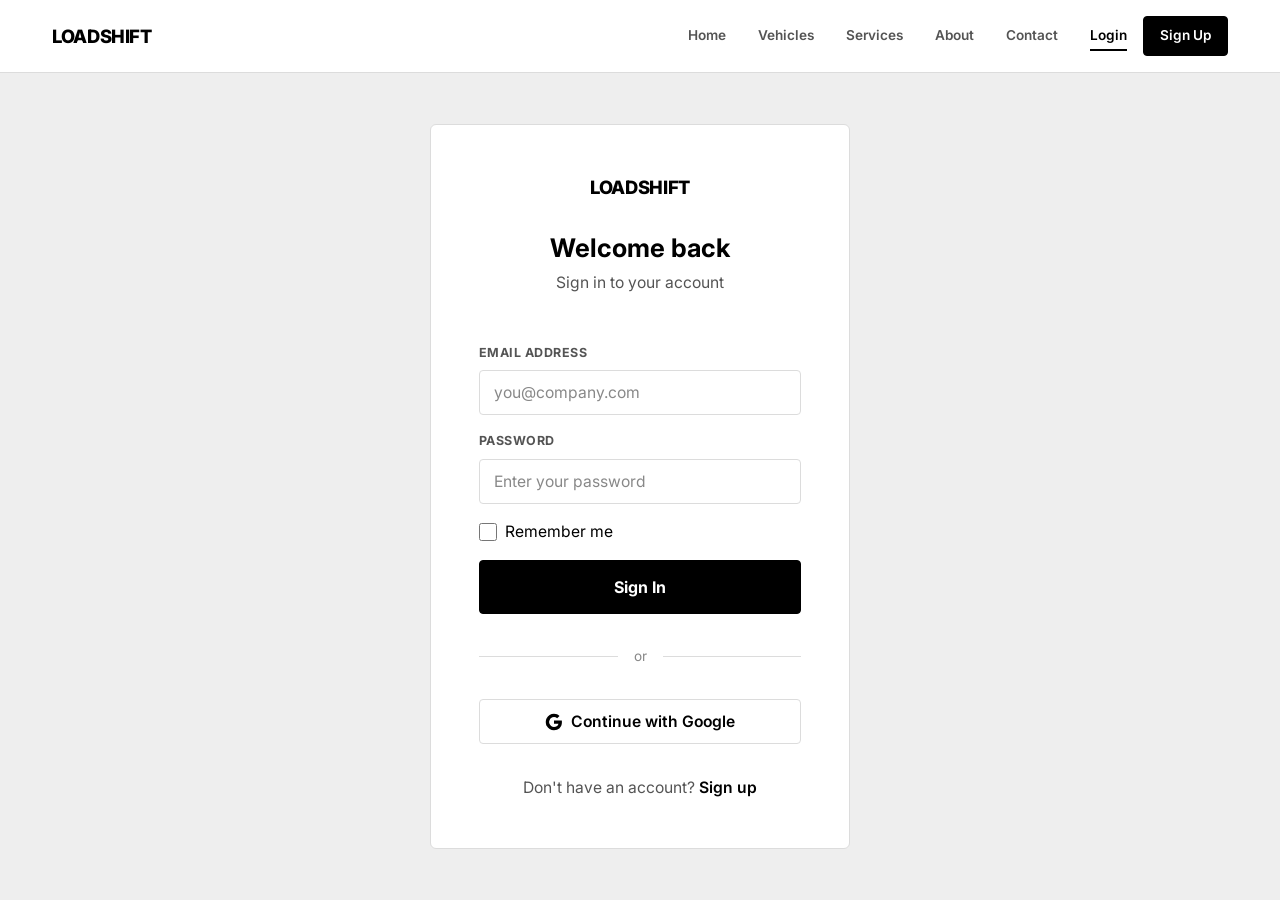
<file: pages/login.html>
<!DOCTYPE html>
<html lang="en">
<head>
  <meta charset="UTF-8">
  <meta name="viewport" content="width=device-width, initial-scale=1.0">
  <meta name="description" content="Sign in to your LoadShift account. Access your bookings, manage rentals, and track your commercial vehicle deliveries.">
  <meta name="keywords" content="LoadShift login, sign in, commercial vehicle rental, logistics account">
  <title>Sign In — LoadShift</title>
  <link rel="stylesheet" href="../css/style.css">
</head>
<body>

  <div class="auth-page" id="login-page">

    <!-- ============================================
         NAVIGATION
         ============================================ -->
    <header class="navbar">
      <div class="container navbar-inner">
        <a href="../index.html" class="logo">LOADSHIFT</a>
        <input type="checkbox" id="nav-toggle" class="nav-toggle" aria-label="Toggle navigation">
        <label for="nav-toggle" class="nav-toggle-label" aria-label="Open menu">
          <span></span>
          <span></span>
          <span></span>
        </label>
        <nav class="nav-menu" aria-label="Main navigation">
          <div class="nav-links">
            <a href="../index.html" class="nav-link">Home</a>
            <a href="vehicles.html" class="nav-link">Vehicles</a>
            <a href="../index.html#services" class="nav-link">Services</a>
            <a href="about.html" class="nav-link">About</a>
            <a href="contact.html" class="nav-link">Contact</a>
          </div>
          <div class="nav-auth">
            <a href="login.html" class="nav-link active">Login</a>
            <a href="signup.html" class="btn btn-primary btn-sm">Sign Up</a>
          </div>
        </nav>
      </div>
    </header>


    <!-- ============================================
         LOGIN FORM
         ============================================ -->
    <main class="auth-wrapper">
      <div class="auth-card">

        <!-- Header -->
        <div class="auth-header">
          <a href="../index.html" class="logo">LOADSHIFT</a>
          <h1>Welcome back</h1>
          <p>Sign in to your account</p>
        </div>

        <!-- Login Form -->
        <form action="#" method="post" aria-label="Sign in form">

          <div class="form-group">
            <label for="email" class="form-label">Email Address</label>
            <input type="email" id="email" name="email" class="form-input" placeholder="you@company.com" required autocomplete="email">
          </div>

          <div class="form-group">
            <label for="password" class="form-label">Password</label>
            <input type="password" id="password" name="password" class="form-input" placeholder="Enter your password" required autocomplete="current-password">
          </div>

          <div class="form-group">
            <label class="form-check">
              <input type="checkbox" name="remember" value="1">
              <span class="form-check-label">Remember me</span>
            </label>
          </div>

          <button type="submit" class="btn btn-primary btn-block btn-lg">Sign In</button>

        </form>

        <!-- Divider -->
        <div class="auth-divider">or</div>

        <!-- Google Sign In -->
        <button type="button" class="btn btn-secondary btn-block">
          <svg xmlns="http://www.w3.org/2000/svg" width="18" height="18" viewBox="0 0 24 24" fill="currentColor">
            <path d="M22.56 12.25c0-.78-.07-1.53-.2-2.25H12v4.26h5.92a5.06 5.06 0 0 1-2.2 3.32v2.77h3.57c2.08-1.92 3.28-4.74 3.28-8.1z"/>
            <path d="M12 23c2.97 0 5.46-.98 7.28-2.66l-3.57-2.77c-.98.66-2.23 1.06-3.71 1.06-2.86 0-5.29-1.93-6.16-4.53H2.18v2.84C3.99 20.53 7.7 23 12 23z"/>
            <path d="M5.84 14.09c-.22-.66-.35-1.36-.35-2.09s.13-1.43.35-2.09V7.07H2.18C1.43 8.55 1 10.22 1 12s.43 3.45 1.18 4.93l2.85-2.22.81-.62z"/>
            <path d="M12 5.38c1.62 0 3.06.56 4.21 1.64l3.15-3.15C17.45 2.09 14.97 1 12 1 7.7 1 3.99 3.47 2.18 7.07l3.66 2.84c.87-2.6 3.3-4.53 6.16-4.53z"/>
          </svg>
          Continue with Google
        </button>

        <!-- Footer -->
        <div class="auth-footer">
          Don't have an account? <a href="signup.html">Sign up</a>
        </div>

      </div>
    </main>

  </div>

</body>
</html>
</file>
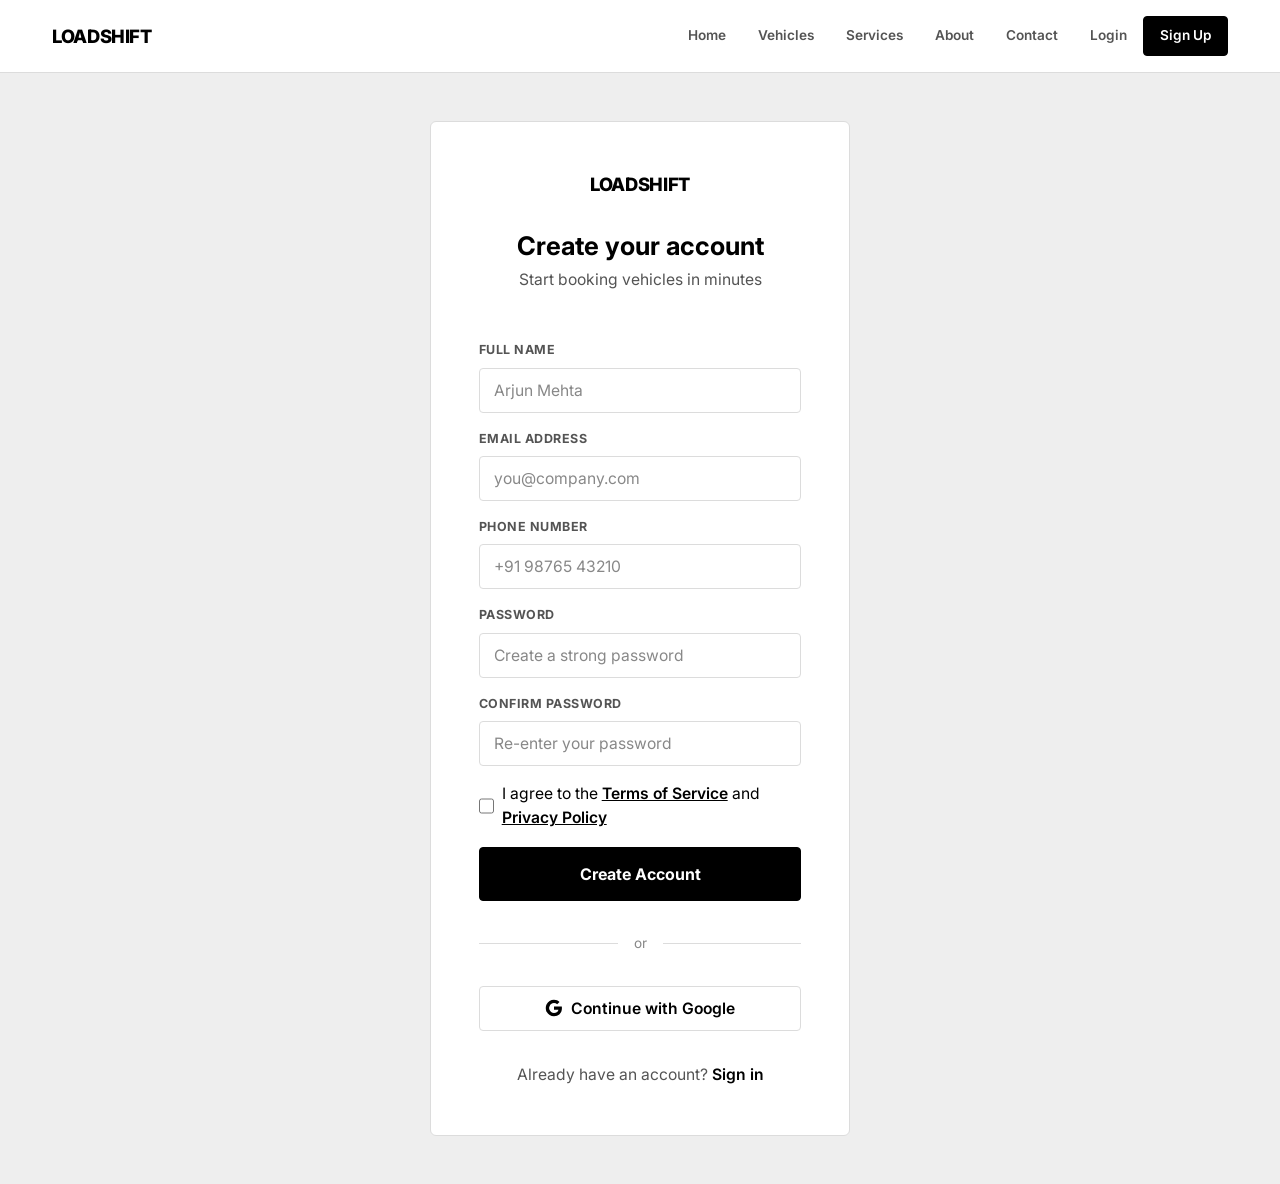
<file: pages/signup.html>
<!DOCTYPE html>
<html lang="en">
<head>
  <meta charset="UTF-8">
  <meta name="viewport" content="width=device-width, initial-scale=1.0">
  <meta name="description" content="Create your LoadShift account. Start booking commercial vehicles for your logistics needs in minutes. Free to sign up.">
  <meta name="keywords" content="LoadShift signup, create account, register, commercial vehicle rental, logistics platform">
  <title>Create Account — LoadShift</title>
  <link rel="stylesheet" href="../css/style.css">
</head>
<body>

  <div class="auth-page" id="signup-page">

    <!-- ============================================
         NAVIGATION
         ============================================ -->
    <header class="navbar">
      <div class="container navbar-inner">
        <a href="../index.html" class="logo">LOADSHIFT</a>
        <input type="checkbox" id="nav-toggle" class="nav-toggle" aria-label="Toggle navigation">
        <label for="nav-toggle" class="nav-toggle-label" aria-label="Open menu">
          <span></span>
          <span></span>
          <span></span>
        </label>
        <nav class="nav-menu" aria-label="Main navigation">
          <div class="nav-links">
            <a href="../index.html" class="nav-link">Home</a>
            <a href="vehicles.html" class="nav-link">Vehicles</a>
            <a href="../index.html#services" class="nav-link">Services</a>
            <a href="about.html" class="nav-link">About</a>
            <a href="contact.html" class="nav-link">Contact</a>
          </div>
          <div class="nav-auth">
            <a href="login.html" class="nav-link">Login</a>
            <a href="signup.html" class="btn btn-primary btn-sm">Sign Up</a>
          </div>
        </nav>
      </div>
    </header>


    <!-- ============================================
         SIGNUP FORM
         ============================================ -->
    <main class="auth-wrapper">
      <div class="auth-card">

        <!-- Header -->
        <div class="auth-header">
          <a href="../index.html" class="logo">LOADSHIFT</a>
          <h1>Create your account</h1>
          <p>Start booking vehicles in minutes</p>
        </div>

        <!-- Signup Form -->
        <form action="#" method="post" aria-label="Create account form">

          <div class="form-group">
            <label for="fullname" class="form-label">Full Name</label>
            <input type="text" id="fullname" name="fullname" class="form-input" placeholder="Arjun Mehta" required autocomplete="name">
          </div>

          <div class="form-group">
            <label for="email" class="form-label">Email Address</label>
            <input type="email" id="email" name="email" class="form-input" placeholder="you@company.com" required autocomplete="email">
          </div>

          <div class="form-group">
            <label for="phone" class="form-label">Phone Number</label>
            <input type="tel" id="phone" name="phone" class="form-input" placeholder="+91 98765 43210" required autocomplete="tel">
          </div>

          <div class="form-group">
            <label for="password" class="form-label">Password</label>
            <input type="password" id="password" name="password" class="form-input" placeholder="Create a strong password" required autocomplete="new-password">
          </div>

          <div class="form-group">
            <label for="confirm-password" class="form-label">Confirm Password</label>
            <input type="password" id="confirm-password" name="confirm-password" class="form-input" placeholder="Re-enter your password" required autocomplete="new-password">
          </div>

          <div class="form-group">
            <label class="form-check">
              <input type="checkbox" name="terms" value="1" required>
              <span class="form-check-label">I agree to the <a href="#" style="font-weight: 600; text-decoration: underline;">Terms of Service</a> and <a href="#" style="font-weight: 600; text-decoration: underline;">Privacy Policy</a></span>
            </label>
          </div>

          <button type="submit" class="btn btn-primary btn-block btn-lg">Create Account</button>

        </form>

        <!-- Divider -->
        <div class="auth-divider">or</div>

        <!-- Google Sign Up -->
        <button type="button" class="btn btn-secondary btn-block">
          <svg xmlns="http://www.w3.org/2000/svg" width="18" height="18" viewBox="0 0 24 24" fill="currentColor">
            <path d="M22.56 12.25c0-.78-.07-1.53-.2-2.25H12v4.26h5.92a5.06 5.06 0 0 1-2.2 3.32v2.77h3.57c2.08-1.92 3.28-4.74 3.28-8.1z"/>
            <path d="M12 23c2.97 0 5.46-.98 7.28-2.66l-3.57-2.77c-.98.66-2.23 1.06-3.71 1.06-2.86 0-5.29-1.93-6.16-4.53H2.18v2.84C3.99 20.53 7.7 23 12 23z"/>
            <path d="M5.84 14.09c-.22-.66-.35-1.36-.35-2.09s.13-1.43.35-2.09V7.07H2.18C1.43 8.55 1 10.22 1 12s.43 3.45 1.18 4.93l2.85-2.22.81-.62z"/>
            <path d="M12 5.38c1.62 0 3.06.56 4.21 1.64l3.15-3.15C17.45 2.09 14.97 1 12 1 7.7 1 3.99 3.47 2.18 7.07l3.66 2.84c.87-2.6 3.3-4.53 6.16-4.53z"/>
          </svg>
          Continue with Google
        </button>

        <!-- Footer -->
        <div class="auth-footer">
          Already have an account? <a href="login.html">Sign in</a>
        </div>

      </div>
    </main>

  </div>

</body>
</html>
</file>
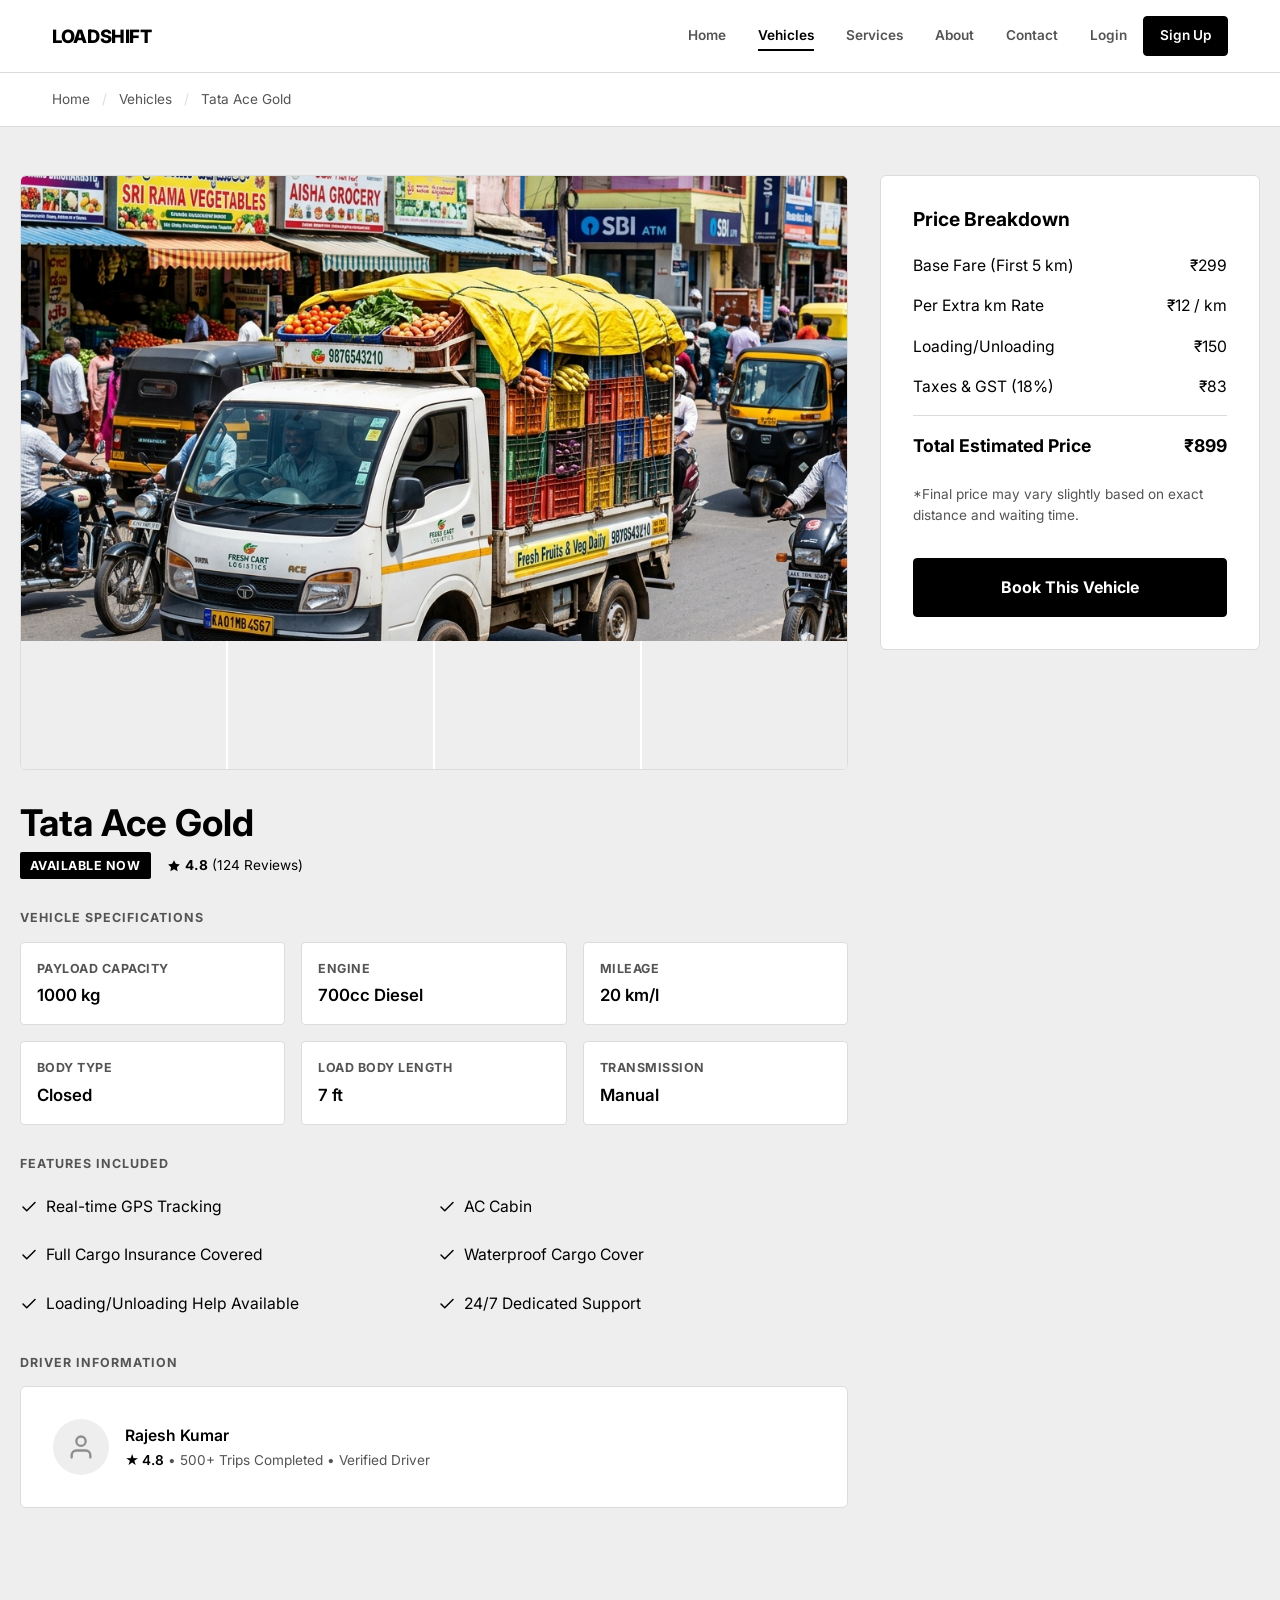
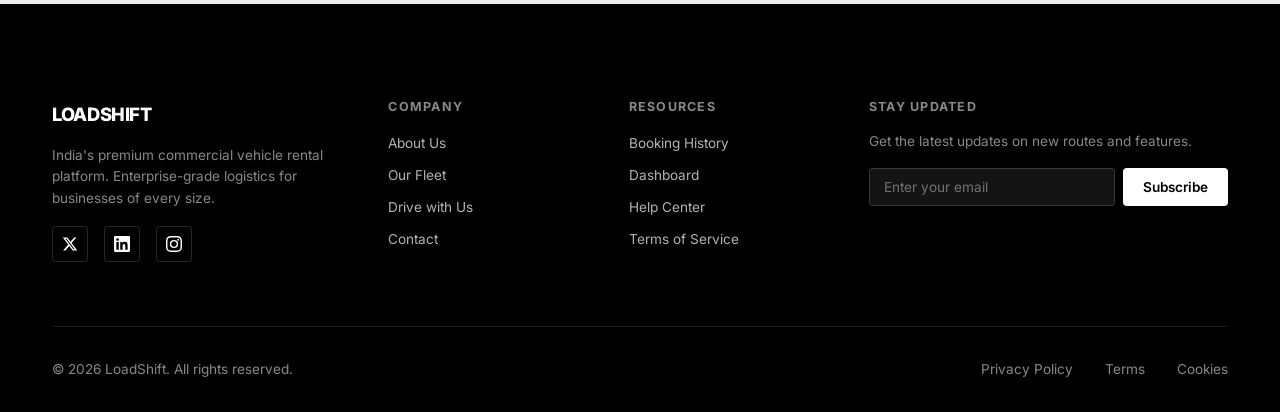
<file: pages/vehicle-details.html>
<!DOCTYPE html>
<html lang="en">
<head>
  <meta charset="UTF-8">
  <meta name="viewport" content="width=device-width, initial-scale=1.0">
  <title>Tata Ace Gold Details — LoadShift</title>
  <meta name="description" content="Book Tata Ace Gold for your logistics needs. Fast and reliable transport.">
  <link rel="stylesheet" href="../css/style.css">
</head>
<body class="detail-page">

  <!-- ============================================
       NAVIGATION
       ============================================ -->
  <header class="navbar">
    <div class="container navbar-inner">
      <a href="../index.html" class="logo">LOADSHIFT</a>
      <input type="checkbox" id="nav-toggle" class="nav-toggle" aria-label="Toggle navigation">
      <label for="nav-toggle" class="nav-toggle-label" aria-label="Open menu">
        <span></span>
        <span></span>
        <span></span>
      </label>
      <nav class="nav-menu" aria-label="Main navigation">
        <div class="nav-links">
          <a href="../index.html" class="nav-link">Home</a>
          <a href="vehicles.html" class="nav-link active">Vehicles</a>
          <a href="../index.html#services" class="nav-link">Services</a>
          <a href="about.html" class="nav-link">About</a>
          <a href="contact.html" class="nav-link">Contact</a>
        </div>
        <div class="nav-auth">
          <a href="login.html" class="nav-link">Login</a>
          <a href="signup.html" class="btn btn-primary btn-sm">Sign Up</a>
        </div>
      </nav>
    </div>
  </header>

  <!-- ============================================
       BREADCRUMB
       ============================================ -->
  <div class="detail-breadcrumb">
    <div class="container">
      <a href="../index.html">Home</a> <span>/</span> 
      <a href="vehicles.html">Vehicles</a> <span>/</span> 
      Tata Ace Gold
    </div>
  </div>

  <!-- ============================================
       DETAIL LAYOUT
       ============================================ -->
  <main class="container detail-layout">
    
    <!-- Left Column: Gallery & Info -->
    <div class="detail-info">
      
      <!-- Gallery -->
      <div class="detail-gallery">
        <div class="detail-gallery-main">
          <img src="../assets/images/vibrant_ace.png" alt="Tata Ace Gold" style="width: 100%; height: 100%; object-fit: cover;">
        </div>
        <div class="detail-gallery-thumbs">
          <div class="detail-thumb"></div>
          <div class="detail-thumb"></div>
          <div class="detail-thumb"></div>
          <div class="detail-thumb"></div>
        </div>
      </div>

      <!-- Header -->
      <div class="detail-header">
        <h1>Tata Ace Gold</h1>
        <div class="detail-header-meta">
          <span class="badge badge-available">Available Now</span>
          <div style="display: flex; align-items: center; gap: 4px; color: var(--color-primary);">
            <svg xmlns="http://www.w3.org/2000/svg" width="14" height="14" viewBox="0 0 24 24" fill="currentColor" stroke="none"><polygon points="12 2 15.09 8.26 22 9.27 17 14.14 18.18 21.02 12 17.77 5.82 21.02 7 14.14 2 9.27 8.91 8.26 12 2"/></svg>
            <strong>4.8</strong> (124 Reviews)
          </div>
        </div>
      </div>

      <!-- Specifications -->
      <section>
        <h2 class="section-label" style="margin-bottom: var(--space-md);">Vehicle Specifications</h2>
        <div class="specs-grid">
          <div class="spec-item">
            <div class="spec-item-label">Payload Capacity</div>
            <div class="spec-item-value">1000 kg</div>
          </div>
          <div class="spec-item">
            <div class="spec-item-label">Engine</div>
            <div class="spec-item-value">700cc Diesel</div>
          </div>
          <div class="spec-item">
            <div class="spec-item-label">Mileage</div>
            <div class="spec-item-value">20 km/l</div>
          </div>
          <div class="spec-item">
            <div class="spec-item-label">Body Type</div>
            <div class="spec-item-value">Closed</div>
          </div>
          <div class="spec-item">
            <div class="spec-item-label">Load Body Length</div>
            <div class="spec-item-value">7 ft</div>
          </div>
          <div class="spec-item">
            <div class="spec-item-label">Transmission</div>
            <div class="spec-item-value">Manual</div>
          </div>
        </div>
      </section>

      <!-- Features -->
      <section>
        <h2 class="section-label" style="margin-bottom: var(--space-md);">Features Included</h2>
        <div class="feature-list">
          <div class="feature-list-item">
            <svg xmlns="http://www.w3.org/2000/svg" viewBox="0 0 24 24" fill="none" stroke="currentColor" stroke-width="2" stroke-linecap="round" stroke-linejoin="round"><polyline points="20 6 9 17 4 12"/></svg>
            Real-time GPS Tracking
          </div>
          <div class="feature-list-item">
            <svg xmlns="http://www.w3.org/2000/svg" viewBox="0 0 24 24" fill="none" stroke="currentColor" stroke-width="2" stroke-linecap="round" stroke-linejoin="round"><polyline points="20 6 9 17 4 12"/></svg>
            AC Cabin
          </div>
          <div class="feature-list-item">
            <svg xmlns="http://www.w3.org/2000/svg" viewBox="0 0 24 24" fill="none" stroke="currentColor" stroke-width="2" stroke-linecap="round" stroke-linejoin="round"><polyline points="20 6 9 17 4 12"/></svg>
            Full Cargo Insurance Covered
          </div>
          <div class="feature-list-item">
            <svg xmlns="http://www.w3.org/2000/svg" viewBox="0 0 24 24" fill="none" stroke="currentColor" stroke-width="2" stroke-linecap="round" stroke-linejoin="round"><polyline points="20 6 9 17 4 12"/></svg>
            Waterproof Cargo Cover
          </div>
          <div class="feature-list-item">
            <svg xmlns="http://www.w3.org/2000/svg" viewBox="0 0 24 24" fill="none" stroke="currentColor" stroke-width="2" stroke-linecap="round" stroke-linejoin="round"><polyline points="20 6 9 17 4 12"/></svg>
            Loading/Unloading Help Available
          </div>
          <div class="feature-list-item">
            <svg xmlns="http://www.w3.org/2000/svg" viewBox="0 0 24 24" fill="none" stroke="currentColor" stroke-width="2" stroke-linecap="round" stroke-linejoin="round"><polyline points="20 6 9 17 4 12"/></svg>
            24/7 Dedicated Support
          </div>
        </div>
      </section>

      <!-- Driver Profile -->
      <section>
        <h2 class="section-label" style="margin-bottom: var(--space-md);">Driver Information</h2>
        <div class="driver-card">
          <div class="driver-avatar">
            <svg xmlns="http://www.w3.org/2000/svg" viewBox="0 0 24 24" fill="none" stroke="currentColor" stroke-width="2" stroke-linecap="round" stroke-linejoin="round"><path d="M20 21v-2a4 4 0 0 0-4-4H8a4 4 0 0 0-4 4v2"/><circle cx="12" cy="7" r="4"/></svg>
          </div>
          <div>
            <div class="driver-name">Rajesh Kumar</div>
            <div class="driver-meta">
              <span style="color: var(--color-primary); font-weight: 600;">★ 4.8</span> • 500+ Trips Completed • Verified Driver
            </div>
          </div>
        </div>
      </section>

    </div>

    <!-- Right Column: Pricing & Booking -->
    <div>
      <div class="pricing-card" style="position: sticky; top: 88px;">
        <h3>Price Breakdown</h3>
        <div class="pricing-row">
          <span>Base Fare (First 5 km)</span>
          <span>₹299</span>
        </div>
        <div class="pricing-row">
          <span>Per Extra km Rate</span>
          <span>₹12 / km</span>
        </div>
        <div class="pricing-row">
          <span>Loading/Unloading</span>
          <span>₹150</span>
        </div>
        <div class="pricing-row">
          <span>Taxes & GST (18%)</span>
          <span>₹83</span>
        </div>
        <div class="pricing-row total">
          <span>Total Estimated Price</span>
          <span>₹899</span>
        </div>
        <p class="text-small text-muted" style="margin-top: var(--space-md); margin-bottom: var(--space-lg);">*Final price may vary slightly based on exact distance and waiting time.</p>
        
        <a href="booking.html" class="btn btn-primary btn-lg btn-block">Book This Vehicle</a>
      </div>
    </div>

  </main>

  <!-- ============================================
       FOOTER
       ============================================ -->
  <footer class="footer">
    <div class="container">
      <div class="footer-grid">
        <div class="footer-brand">
          <a href="../index.html" class="logo">LOADSHIFT</a>
          <p>India's premium commercial vehicle rental platform. Enterprise-grade logistics for businesses of every size.</p>
          <div class="footer-social">
            <a href="#" aria-label="Twitter"><svg xmlns="http://www.w3.org/2000/svg" viewBox="0 0 24 24" fill="currentColor"><path d="M18.244 2.25h3.308l-7.227 8.26 8.502 11.24H16.17l-5.214-6.817L4.99 21.75H1.68l7.73-8.835L1.254 2.25H8.08l4.713 6.231zm-1.161 17.52h1.833L7.084 4.126H5.117z"/></svg></a>
            <a href="#" aria-label="LinkedIn"><svg xmlns="http://www.w3.org/2000/svg" viewBox="0 0 24 24" fill="currentColor"><path d="M20.447 20.452h-3.554v-5.569c0-1.328-.027-3.037-1.852-3.037-1.853 0-2.136 1.445-2.136 2.939v5.667H9.351V9h3.414v1.561h.046c.477-.9 1.637-1.85 3.37-1.85 3.601 0 4.267 2.37 4.267 5.455v6.286zM5.337 7.433a2.062 2.062 0 0 1-2.063-2.065 2.064 2.064 0 1 1 2.063 2.065zm1.782 13.019H3.555V9h3.564v11.452zM22.225 0H1.771C.792 0 0 .774 0 1.729v20.542C0 23.227.792 24 1.771 24h20.451C23.2 24 24 23.227 24 22.271V1.729C24 .774 23.2 0 22.222 0h.003z"/></svg></a>
            <a href="#" aria-label="Instagram"><svg xmlns="http://www.w3.org/2000/svg" viewBox="0 0 24 24" fill="currentColor"><path d="M12 2.163c3.204 0 3.584.012 4.85.07 3.252.148 4.771 1.691 4.919 4.919.058 1.265.069 1.645.069 4.849 0 3.205-.012 3.584-.069 4.849-.149 3.225-1.664 4.771-4.919 4.919-1.266.058-1.644.07-4.85.07-3.204 0-3.584-.012-4.849-.07-3.26-.149-4.771-1.699-4.919-4.92-.058-1.265-.07-1.644-.07-4.849 0-3.204.013-3.583.07-4.849.149-3.227 1.664-4.771 4.919-4.919 1.266-.057 1.645-.069 4.849-.069zM12 0C8.741 0 8.333.014 7.053.072 2.695.272.273 2.69.073 7.052.014 8.333 0 8.741 0 12c0 3.259.014 3.668.072 4.948.2 4.358 2.618 6.78 6.98 6.98C8.333 23.986 8.741 24 12 24c3.259 0 3.668-.014 4.948-.072 4.354-.2 6.782-2.618 6.979-6.98.059-1.28.073-1.689.073-4.948 0-3.259-.014-3.667-.072-4.947-.196-4.354-2.617-6.78-6.979-6.98C15.668.014 15.259 0 12 0zm0 5.838a6.162 6.162 0 1 0 0 12.324 6.162 6.162 0 0 0 0-12.324zM12 16a4 4 0 1 1 0-8 4 4 0 0 1 0 8zm6.406-11.845a1.44 1.44 0 1 0 0 2.881 1.44 1.44 0 0 0 0-2.881z"/></svg></a>
          </div>
        </div>
        <div>
          <h4 class="footer-heading">Company</h4>
          <ul class="footer-links">
            <li><a href="about.html">About Us</a></li>
            <li><a href="vehicles.html">Our Fleet</a></li>
            <li><a href="driver-registration.html">Drive with Us</a></li>
            <li><a href="contact.html">Contact</a></li>
          </ul>
        </div>
        <div>
          <h4 class="footer-heading">Resources</h4>
          <ul class="footer-links">
            <li><a href="booking-history.html">Booking History</a></li>
            <li><a href="dashboard.html">Dashboard</a></li>
            <li><a href="#">Help Center</a></li>
            <li><a href="#">Terms of Service</a></li>
          </ul>
        </div>
        <div class="footer-newsletter">
          <h4 class="footer-heading">Stay Updated</h4>
          <p style="font-size: 0.85rem; color: #888; margin-bottom: 4px;">Get the latest updates on new routes and features.</p>
          <form class="newsletter-form">
            <input type="email" placeholder="Enter your email" aria-label="Email address" required>
            <button type="submit">Subscribe</button>
          </form>
        </div>
      </div>
      <div class="footer-bottom">
        <p>&copy; 2026 LoadShift. All rights reserved.</p>
        <div class="footer-bottom-links">
          <a href="#">Privacy Policy</a>
          <a href="#">Terms</a>
          <a href="#">Cookies</a>
        </div>
      </div>
    </div>
  </footer>

</body>
</html>
</file>
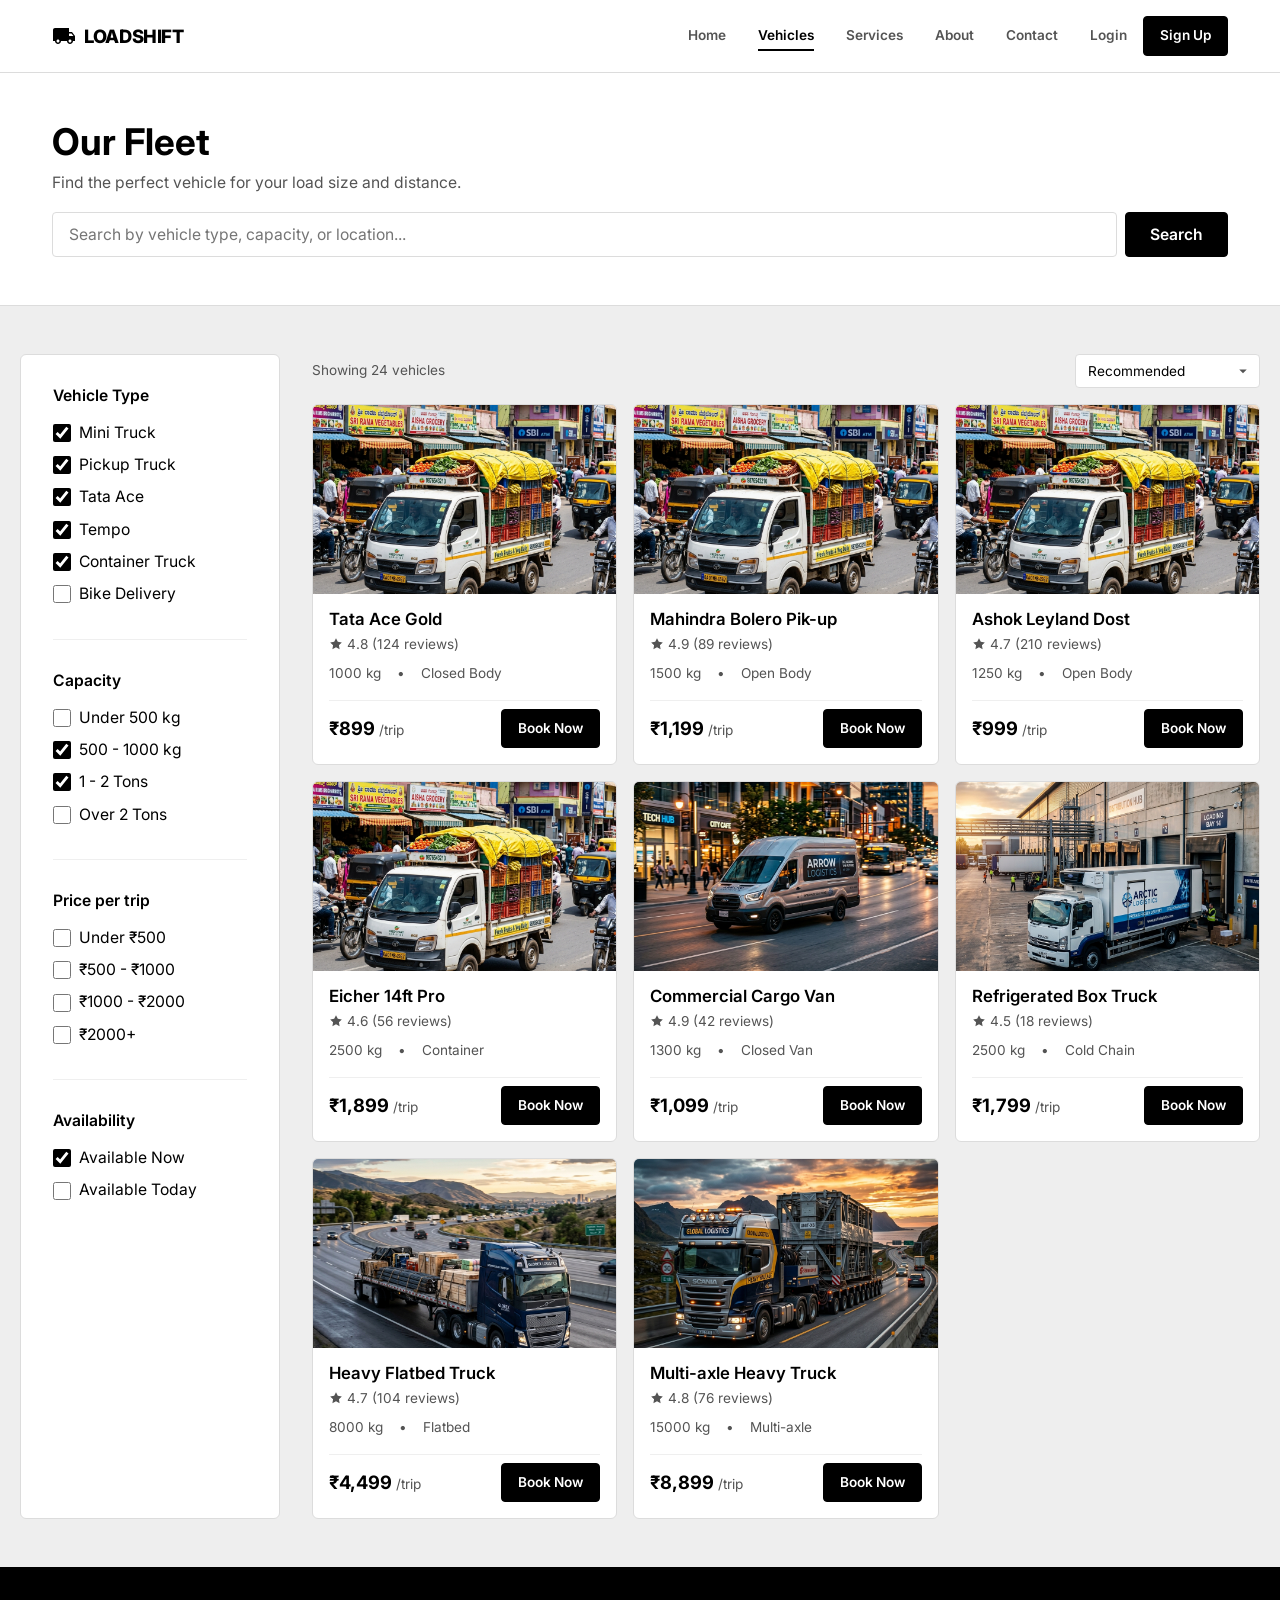
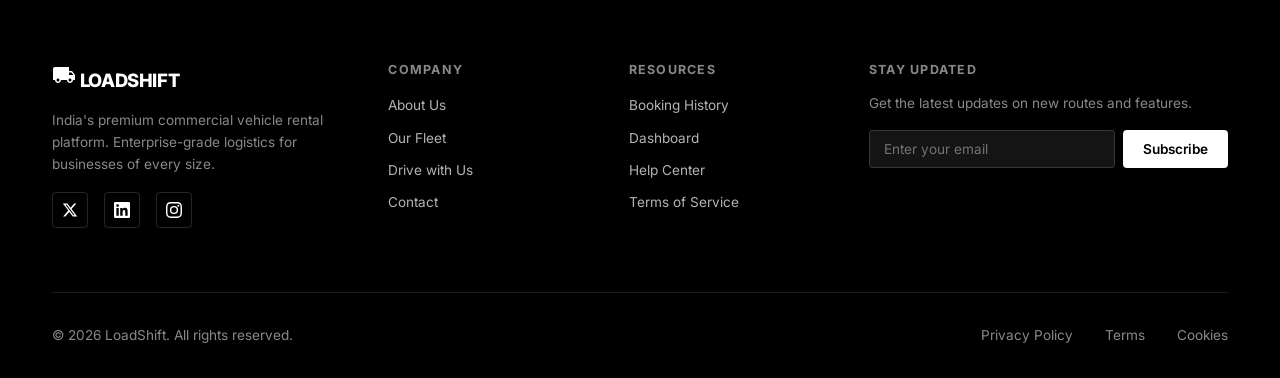
<file: pages/vehicles.html>
<!DOCTYPE html>
<html lang="en">
<head>
  <meta charset="UTF-8">
  <meta name="viewport" content="width=device-width, initial-scale=1.0">
  <title>Our Fleet — LoadShift</title>
  <meta name="description" content="Browse and book commercial vehicles for your logistics needs.">
  <link rel="stylesheet" href="../css/style.css">
</head>
<body class="listing-page">

  <!-- ============================================
       NAVIGATION
       ============================================ -->
  <header class="navbar">
    <div class="container navbar-inner">
      <a href="../index.html" class="logo">
        <svg xmlns="http://www.w3.org/2000/svg" viewBox="0 0 24 24"><path d="M20 8h-3V4H3c-1.1 0-2 .9-2 2v11h2c0 1.66 1.34 3 3 3s3-1.34 3-3h6c0 1.66 1.34 3 3 3s3-1.34 3-3h2v-5l-3-4zM6 18.5c-.83 0-1.5-.67-1.5-1.5s.67-1.5 1.5-1.5 1.5.67 1.5 1.5-.67 1.5-1.5 1.5zm13.5-9l1.96 2.5H17V9.5h2.5zm-1.5 9c-.83 0-1.5-.67-1.5-1.5s.67-1.5 1.5-1.5 1.5.67 1.5 1.5-.67 1.5-1.5 1.5z"/></svg>
        LOADSHIFT
      </a>
      <input type="checkbox" id="nav-toggle" class="nav-toggle" aria-label="Toggle navigation">
      <label for="nav-toggle" class="nav-toggle-label" aria-label="Open menu">
        <span></span>
        <span></span>
        <span></span>
      </label>
      <nav class="nav-menu" aria-label="Main navigation">
        <div class="nav-links">
          <a href="../index.html" class="nav-link">Home</a>
          <a href="vehicles.html" class="nav-link active">Vehicles</a>
          <a href="../index.html#services" class="nav-link">Services</a>
          <a href="about.html" class="nav-link">About</a>
          <a href="contact.html" class="nav-link">Contact</a>
        </div>
        <div class="nav-auth">
          <a href="login.html" class="nav-link">Login</a>
          <a href="signup.html" class="btn btn-primary btn-sm">Sign Up</a>
        </div>
      </nav>
    </div>
  </header>

  <!-- ============================================
       PAGE HEADER
       ============================================ -->
  <header class="listing-header">
    <div class="container">
      <h1>Our Fleet</h1>
      <p>Find the perfect vehicle for your load size and distance.</p>
      
      <!-- Search Bar -->
      <div class="search-bar">
        <input type="text" placeholder="Search by vehicle type, capacity, or location..." aria-label="Search vehicles">
        <button class="btn btn-primary">Search</button>
      </div>
    </div>
  </header>

  <!-- ============================================
       LISTING LAYOUT
       ============================================ -->
  <main class="container listing-layout">
    
    <!-- Sidebar Filters -->
    <aside class="filter-sidebar">
      <div class="filter-section">
        <h3 class="filter-title">Vehicle Type</h3>
        <label class="filter-option form-check">
          <input type="checkbox" checked>
          <span class="form-check-label">Mini Truck</span>
        </label>
        <label class="filter-option form-check">
          <input type="checkbox" checked>
          <span class="form-check-label">Pickup Truck</span>
        </label>
        <label class="filter-option form-check">
          <input type="checkbox" checked>
          <span class="form-check-label">Tata Ace</span>
        </label>
        <label class="filter-option form-check">
          <input type="checkbox" checked>
          <span class="form-check-label">Tempo</span>
        </label>
        <label class="filter-option form-check">
          <input type="checkbox" checked>
          <span class="form-check-label">Container Truck</span>
        </label>
        <label class="filter-option form-check">
          <input type="checkbox">
          <span class="form-check-label">Bike Delivery</span>
        </label>
      </div>

      <div class="filter-section">
        <h3 class="filter-title">Capacity</h3>
        <label class="filter-option form-check">
          <input type="checkbox">
          <span class="form-check-label">Under 500 kg</span>
        </label>
        <label class="filter-option form-check">
          <input type="checkbox" checked>
          <span class="form-check-label">500 - 1000 kg</span>
        </label>
        <label class="filter-option form-check">
          <input type="checkbox" checked>
          <span class="form-check-label">1 - 2 Tons</span>
        </label>
        <label class="filter-option form-check">
          <input type="checkbox">
          <span class="form-check-label">Over 2 Tons</span>
        </label>
      </div>

      <div class="filter-section">
        <h3 class="filter-title">Price per trip</h3>
        <label class="filter-option form-check">
          <input type="checkbox">
          <span class="form-check-label">Under ₹500</span>
        </label>
        <label class="filter-option form-check">
          <input type="checkbox">
          <span class="form-check-label">₹500 - ₹1000</span>
        </label>
        <label class="filter-option form-check">
          <input type="checkbox">
          <span class="form-check-label">₹1000 - ₹2000</span>
        </label>
        <label class="filter-option form-check">
          <input type="checkbox">
          <span class="form-check-label">₹2000+</span>
        </label>
      </div>

      <div class="filter-section">
        <h3 class="filter-title">Availability</h3>
        <label class="filter-option form-check">
          <input type="checkbox" checked>
          <span class="form-check-label">Available Now</span>
        </label>
        <label class="filter-option form-check">
          <input type="checkbox">
          <span class="form-check-label">Available Today</span>
        </label>
      </div>
    </aside>

    <!-- Vehicle Grid Content -->
    <div>
      <div class="listing-toolbar">
        <div class="listing-count">Showing 24 vehicles</div>
        <select class="sort-select" aria-label="Sort vehicles">
          <option value="recommended">Recommended</option>
          <option value="price-low">Price: Low to High</option>
          <option value="price-high">Price: High to Low</option>
          <option value="capacity-high">Capacity: High to Low</option>
          <option value="rating">Highest Rated</option>
        </select>
      </div>

      <div class="vehicle-grid">
        <!-- Vehicle Card 1 -->
        <article class="vehicle-card">
          <div class="vehicle-card-img">
            <img src="../assets/images/vibrant_ace.png" alt="Commercial Vehicle" style="width: 100%; height: 100%; object-fit: cover;">
          </div>
          <div class="vehicle-card-body">
            <h3 class="vehicle-card-title">Tata Ace Gold</h3>
            <div class="vehicle-card-rating">
              <svg xmlns="http://www.w3.org/2000/svg" width="14" height="14" viewBox="0 0 24 24" fill="currentColor" stroke="none"><polygon points="12 2 15.09 8.26 22 9.27 17 14.14 18.18 21.02 12 17.77 5.82 21.02 7 14.14 2 9.27 8.91 8.26 12 2"/></svg>
              <span>4.8 (124 reviews)</span>
            </div>
            <div class="vehicle-card-specs">
              <span>1000 kg</span>
              <span>•</span>
              <span>Closed Body</span>
            </div>
            <div class="vehicle-card-bottom">
              <div class="vehicle-card-price">₹899 <span>/trip</span></div>
              <a href="vehicle-details.html" class="btn btn-primary btn-sm">Book Now</a>
            </div>
          </div>
        </article>

        <!-- Vehicle Card 2 -->
        <article class="vehicle-card">
          <div class="vehicle-card-img">
            <img src="../assets/images/vibrant_ace.png" alt="Commercial Vehicle" style="width: 100%; height: 100%; object-fit: cover;">
          </div>
          <div class="vehicle-card-body">
            <h3 class="vehicle-card-title">Mahindra Bolero Pik-up</h3>
            <div class="vehicle-card-rating">
              <svg xmlns="http://www.w3.org/2000/svg" width="14" height="14" viewBox="0 0 24 24" fill="currentColor" stroke="none"><polygon points="12 2 15.09 8.26 22 9.27 17 14.14 18.18 21.02 12 17.77 5.82 21.02 7 14.14 2 9.27 8.91 8.26 12 2"/></svg>
              <span>4.9 (89 reviews)</span>
            </div>
            <div class="vehicle-card-specs">
              <span>1500 kg</span>
              <span>•</span>
              <span>Open Body</span>
            </div>
            <div class="vehicle-card-bottom">
              <div class="vehicle-card-price">₹1,199 <span>/trip</span></div>
              <a href="vehicle-details.html" class="btn btn-primary btn-sm">Book Now</a>
            </div>
          </div>
        </article>

        <!-- Vehicle Card 3 -->
        <article class="vehicle-card">
          <div class="vehicle-card-img">
            <img src="../assets/images/vibrant_ace.png" alt="Commercial Vehicle" style="width: 100%; height: 100%; object-fit: cover;">
          </div>
          <div class="vehicle-card-body">
            <h3 class="vehicle-card-title">Ashok Leyland Dost</h3>
            <div class="vehicle-card-rating">
              <svg xmlns="http://www.w3.org/2000/svg" width="14" height="14" viewBox="0 0 24 24" fill="currentColor" stroke="none"><polygon points="12 2 15.09 8.26 22 9.27 17 14.14 18.18 21.02 12 17.77 5.82 21.02 7 14.14 2 9.27 8.91 8.26 12 2"/></svg>
              <span>4.7 (210 reviews)</span>
            </div>
            <div class="vehicle-card-specs">
              <span>1250 kg</span>
              <span>•</span>
              <span>Open Body</span>
            </div>
            <div class="vehicle-card-bottom">
              <div class="vehicle-card-price">₹999 <span>/trip</span></div>
              <a href="vehicle-details.html" class="btn btn-primary btn-sm">Book Now</a>
            </div>
          </div>
        </article>

        <!-- Vehicle Card 4 -->
        <article class="vehicle-card">
          <div class="vehicle-card-img">
            <img src="../assets/images/vibrant_ace.png" alt="Commercial Vehicle" style="width: 100%; height: 100%; object-fit: cover;">
          </div>
          <div class="vehicle-card-body">
            <h3 class="vehicle-card-title">Eicher 14ft Pro</h3>
            <div class="vehicle-card-rating">
              <svg xmlns="http://www.w3.org/2000/svg" width="14" height="14" viewBox="0 0 24 24" fill="currentColor" stroke="none"><polygon points="12 2 15.09 8.26 22 9.27 17 14.14 18.18 21.02 12 17.77 5.82 21.02 7 14.14 2 9.27 8.91 8.26 12 2"/></svg>
              <span>4.6 (56 reviews)</span>
            </div>
            <div class="vehicle-card-specs">
              <span>2500 kg</span>
              <span>•</span>
              <span>Container</span>
            </div>
            <div class="vehicle-card-bottom">
              <div class="vehicle-card-price">₹1,899 <span>/trip</span></div>
              <a href="vehicle-details.html" class="btn btn-primary btn-sm">Book Now</a>
            </div>
          </div>
        </article>
        
        <!-- Vehicle Card 5 -->
        <article class="vehicle-card">
          <div class="vehicle-card-img">
            <img src="../assets/images/cargo_van.png" alt="Cargo Van" style="width: 100%; height: 100%; object-fit: cover;">
          </div>
          <div class="vehicle-card-body">
            <h3 class="vehicle-card-title">Commercial Cargo Van</h3>
            <div class="vehicle-card-rating">
              <svg xmlns="http://www.w3.org/2000/svg" width="14" height="14" viewBox="0 0 24 24" fill="currentColor" stroke="none"><polygon points="12 2 15.09 8.26 22 9.27 17 14.14 18.18 21.02 12 17.77 5.82 21.02 7 14.14 2 9.27 8.91 8.26 12 2"/></svg>
              <span>4.9 (42 reviews)</span>
            </div>
            <div class="vehicle-card-specs">
              <span>1300 kg</span>
              <span>•</span>
              <span>Closed Van</span>
            </div>
            <div class="vehicle-card-bottom">
              <div class="vehicle-card-price">₹1,099 <span>/trip</span></div>
              <a href="vehicle-details.html" class="btn btn-primary btn-sm">Book Now</a>
            </div>
          </div>
        </article>

        <!-- Vehicle Card 6 -->
        <article class="vehicle-card">
          <div class="vehicle-card-img">
            <img src="../assets/images/refrigerated_truck.png" alt="Refrigerated Truck" style="width: 100%; height: 100%; object-fit: cover;">
          </div>
          <div class="vehicle-card-body">
            <h3 class="vehicle-card-title">Refrigerated Box Truck</h3>
            <div class="vehicle-card-rating">
              <svg xmlns="http://www.w3.org/2000/svg" width="14" height="14" viewBox="0 0 24 24" fill="currentColor" stroke="none"><polygon points="12 2 15.09 8.26 22 9.27 17 14.14 18.18 21.02 12 17.77 5.82 21.02 7 14.14 2 9.27 8.91 8.26 12 2"/></svg>
              <span>4.5 (18 reviews)</span>
            </div>
            <div class="vehicle-card-specs">
              <span>2500 kg</span>
              <span>•</span>
              <span>Cold Chain</span>
            </div>
            <div class="vehicle-card-bottom">
              <div class="vehicle-card-price">₹1,799 <span>/trip</span></div>
              <a href="vehicle-details.html" class="btn btn-primary btn-sm">Book Now</a>
            </div>
          </div>
        </article>

        <!-- Vehicle Card 7 -->
        <article class="vehicle-card">
          <div class="vehicle-card-img">
            <img src="../assets/images/flatbed_truck.png" alt="Flatbed Truck" style="width: 100%; height: 100%; object-fit: cover;">
          </div>
          <div class="vehicle-card-body">
            <h3 class="vehicle-card-title">Heavy Flatbed Truck</h3>
            <div class="vehicle-card-rating">
              <svg xmlns="http://www.w3.org/2000/svg" width="14" height="14" viewBox="0 0 24 24" fill="currentColor" stroke="none"><polygon points="12 2 15.09 8.26 22 9.27 17 14.14 18.18 21.02 12 17.77 5.82 21.02 7 14.14 2 9.27 8.91 8.26 12 2"/></svg>
              <span>4.7 (104 reviews)</span>
            </div>
            <div class="vehicle-card-specs">
              <span>8000 kg</span>
              <span>•</span>
              <span>Flatbed</span>
            </div>
            <div class="vehicle-card-bottom">
              <div class="vehicle-card-price">₹4,499 <span>/trip</span></div>
              <a href="vehicle-details.html" class="btn btn-primary btn-sm">Book Now</a>
            </div>
          </div>
        </article>

        <!-- Vehicle Card 8 -->
        <article class="vehicle-card">
          <div class="vehicle-card-img">
            <img src="../assets/images/heavy_truck.png" alt="Heavy Transport Truck" style="width: 100%; height: 100%; object-fit: cover;">
          </div>
          <div class="vehicle-card-body">
            <h3 class="vehicle-card-title">Multi-axle Heavy Truck</h3>
            <div class="vehicle-card-rating">
              <svg xmlns="http://www.w3.org/2000/svg" width="14" height="14" viewBox="0 0 24 24" fill="currentColor" stroke="none"><polygon points="12 2 15.09 8.26 22 9.27 17 14.14 18.18 21.02 12 17.77 5.82 21.02 7 14.14 2 9.27 8.91 8.26 12 2"/></svg>
              <span>4.8 (76 reviews)</span>
            </div>
            <div class="vehicle-card-specs">
              <span>15000 kg</span>
              <span>•</span>
              <span>Multi-axle</span>
            </div>
            <div class="vehicle-card-bottom">
              <div class="vehicle-card-price">₹8,899 <span>/trip</span></div>
              <a href="vehicle-details.html" class="btn btn-primary btn-sm">Book Now</a>
            </div>
          </div>
        </article>

      </div>
    </div>
  </main>

  <!-- ============================================
       FOOTER
       ============================================ -->
  <footer class="footer">
    <div class="container">
      <div class="footer-grid">
        <div class="footer-brand">
          <a href="../index.html" class="logo">
            <svg xmlns="http://www.w3.org/2000/svg" viewBox="0 0 24 24"><path d="M20 8h-3V4H3c-1.1 0-2 .9-2 2v11h2c0 1.66 1.34 3 3 3s3-1.34 3-3h6c0 1.66 1.34 3 3 3s3-1.34 3-3h2v-5l-3-4zM6 18.5c-.83 0-1.5-.67-1.5-1.5s.67-1.5 1.5-1.5 1.5.67 1.5 1.5-.67 1.5-1.5 1.5zm13.5-9l1.96 2.5H17V9.5h2.5zm-1.5 9c-.83 0-1.5-.67-1.5-1.5s.67-1.5 1.5-1.5 1.5.67 1.5 1.5-.67 1.5-1.5 1.5z"/></svg>
            LOADSHIFT
          </a>
          <p>India's premium commercial vehicle rental platform. Enterprise-grade logistics for businesses of every size.</p>
          <div class="footer-social">
            <a href="#" aria-label="Twitter"><svg xmlns="http://www.w3.org/2000/svg" viewBox="0 0 24 24" fill="currentColor"><path d="M18.244 2.25h3.308l-7.227 8.26 8.502 11.24H16.17l-5.214-6.817L4.99 21.75H1.68l7.73-8.835L1.254 2.25H8.08l4.713 6.231zm-1.161 17.52h1.833L7.084 4.126H5.117z"/></svg></a>
            <a href="#" aria-label="LinkedIn"><svg xmlns="http://www.w3.org/2000/svg" viewBox="0 0 24 24" fill="currentColor"><path d="M20.447 20.452h-3.554v-5.569c0-1.328-.027-3.037-1.852-3.037-1.853 0-2.136 1.445-2.136 2.939v5.667H9.351V9h3.414v1.561h.046c.477-.9 1.637-1.85 3.37-1.85 3.601 0 4.267 2.37 4.267 5.455v6.286zM5.337 7.433a2.062 2.062 0 0 1-2.063-2.065 2.064 2.064 0 1 1 2.063 2.065zm1.782 13.019H3.555V9h3.564v11.452zM22.225 0H1.771C.792 0 0 .774 0 1.729v20.542C0 23.227.792 24 1.771 24h20.451C23.2 24 24 23.227 24 22.271V1.729C24 .774 23.2 0 22.222 0h.003z"/></svg></a>
            <a href="#" aria-label="Instagram"><svg xmlns="http://www.w3.org/2000/svg" viewBox="0 0 24 24" fill="currentColor"><path d="M12 2.163c3.204 0 3.584.012 4.85.07 3.252.148 4.771 1.691 4.919 4.919.058 1.265.069 1.645.069 4.849 0 3.205-.012 3.584-.069 4.849-.149 3.225-1.664 4.771-4.919 4.919-1.266.058-1.644.07-4.85.07-3.204 0-3.584-.012-4.849-.07-3.26-.149-4.771-1.699-4.919-4.92-.058-1.265-.07-1.644-.07-4.849 0-3.204.013-3.583.07-4.849.149-3.227 1.664-4.771 4.919-4.919 1.266-.057 1.645-.069 4.849-.069zM12 0C8.741 0 8.333.014 7.053.072 2.695.272.273 2.69.073 7.052.014 8.333 0 8.741 0 12c0 3.259.014 3.668.072 4.948.2 4.358 2.618 6.78 6.98 6.98C8.333 23.986 8.741 24 12 24c3.259 0 3.668-.014 4.948-.072 4.354-.2 6.782-2.618 6.979-6.98.059-1.28.073-1.689.073-4.948 0-3.259-.014-3.667-.072-4.947-.196-4.354-2.617-6.78-6.979-6.98C15.668.014 15.259 0 12 0zm0 5.838a6.162 6.162 0 1 0 0 12.324 6.162 6.162 0 0 0 0-12.324zM12 16a4 4 0 1 1 0-8 4 4 0 0 1 0 8zm6.406-11.845a1.44 1.44 0 1 0 0 2.881 1.44 1.44 0 0 0 0-2.881z"/></svg></a>
          </div>
        </div>
        <div>
          <h4 class="footer-heading">Company</h4>
          <ul class="footer-links">
            <li><a href="about.html">About Us</a></li>
            <li><a href="vehicles.html">Our Fleet</a></li>
            <li><a href="driver-registration.html">Drive with Us</a></li>
            <li><a href="contact.html">Contact</a></li>
          </ul>
        </div>
        <div>
          <h4 class="footer-heading">Resources</h4>
          <ul class="footer-links">
            <li><a href="booking-history.html">Booking History</a></li>
            <li><a href="dashboard.html">Dashboard</a></li>
            <li><a href="#">Help Center</a></li>
            <li><a href="#">Terms of Service</a></li>
          </ul>
        </div>
        <div class="footer-newsletter">
          <h4 class="footer-heading">Stay Updated</h4>
          <p style="font-size: 0.85rem; color: #888; margin-bottom: 4px;">Get the latest updates on new routes and features.</p>
          <form class="newsletter-form">
            <input type="email" placeholder="Enter your email" aria-label="Email address" required>
            <button type="submit">Subscribe</button>
          </form>
        </div>
      </div>
      <div class="footer-bottom">
        <p>&copy; 2026 LoadShift. All rights reserved.</p>
        <div class="footer-bottom-links">
          <a href="#">Privacy Policy</a>
          <a href="#">Terms</a>
          <a href="#">Cookies</a>
        </div>
      </div>
    </div>
  </footer>

</body>
</html>
</file>
<file: css/rosso.css>
/* ===================================================================
   ROSSO MILANO — BORN IN ITALY. CRAFTED TO INSPIRE.
   Ultra-Luxury High Performance Automotive Frontend Theme
   Production-Grade Enterprise Architecture
   =================================================================== */

:root {
  /* Core Colors */
  --bg-primary: #070709;
  --bg-secondary: #0D0D12;
  --bg-tertiary: #13131A;
  --bg-card: rgba(18, 18, 24, 0.75);
  --bg-card-hover: rgba(26, 26, 36, 0.85);

  /* Accents */
  --rosso-corsa: #E50914;
  --rosso-glow: #FF1A27;
  --rosso-deep: #990013;
  --rosso-dark: #4A000A;
  --rosso-gradient: linear-gradient(135deg, #FF1A27 0%, #B80015 60%, #70000D 100%);
  --rosso-radial: radial-gradient(circle at center, rgba(229, 9, 20, 0.25) 0%, transparent 70%);

  /* Gold / Metallic Accents */
  --gold-accent: #C5A059;
  --gold-light: #DFC08A;
  --gold-muted: rgba(197, 160, 89, 0.35);
  --gold-gradient: linear-gradient(135deg, #DFC08A 0%, #C5A059 50%, #9B783E 100%);

  /* Monochrome & Borders */
  --text-white: #FFFFFF;
  --text-primary: #EDEDF2;
  --text-muted: #8E8E98;
  --text-dim: #545460;
  --border-subtle: rgba(255, 255, 255, 0.08);
  --border-medium: rgba(255, 255, 255, 0.16);
  --border-red: rgba(229, 9, 20, 0.4);
  --border-gold: rgba(197, 160, 89, 0.35);

  /* Typography */
  --font-serif: 'Cinzel', 'Playfair Display', Georgia, serif;
  --font-sans: 'Space Grotesk', 'Inter', -apple-system, BlinkMacSystemFont, sans-serif;

  /* Shadows */
  --shadow-card: 0 20px 45px rgba(0, 0, 0, 0.6), 0 0 1px rgba(255, 255, 255, 0.1);
  --shadow-red-glow: 0 10px 30px rgba(229, 9, 20, 0.35);
  --shadow-gold-glow: 0 5px 20px rgba(197, 160, 89, 0.25);

  /* Layout */
  --container-max: 1360px;
  --nav-height: 84px;
  --transition-fast: 0.2s cubic-bezier(0.16, 1, 0.3, 1);
  --transition-smooth: 0.4s cubic-bezier(0.16, 1, 0.3, 1);
  --transition-slow: 0.7s cubic-bezier(0.16, 1, 0.3, 1);
}

/* Reset & Base */
*, *::before, *::after {
  margin: 0;
  padding: 0;
  box-sizing: border-box;
}

html {
  font-size: 16px;
  scroll-behavior: smooth;
  background-color: var(--bg-primary);
  color: var(--text-primary);
  overflow-x: hidden;
  font-family: var(--font-sans);
  -webkit-font-smoothing: antialiased;
  -moz-osx-font-smoothing: grayscale;
}

body {
  background-color: var(--bg-primary);
  color: var(--text-primary);
  line-height: 1.6;
  overflow-x: hidden;
  position: relative;
}

/* Ambient Background Canvas / Grid */
body::before {
  content: '';
  position: fixed;
  inset: 0;
  background-image: 
    radial-gradient(circle at 50% 0%, rgba(229, 9, 20, 0.08) 0%, transparent 60%),
    linear-gradient(to right, rgba(255, 255, 255, 0.015) 1px, transparent 1px),
    linear-gradient(to bottom, rgba(255, 255, 255, 0.015) 1px, transparent 1px);
  background-size: 100% 100%, 48px 48px, 48px 48px;
  pointer-events: none;
  z-index: 0;
}

/* Image Optimization & Smooth Fade-in */
img {
  max-width: 100%;
  height: auto;
  display: block;
}

img[loading="lazy"] {
  opacity: 0;
  transition: opacity 0.6s ease;
}

img.loaded {
  opacity: 1 !important;
}

a {
  text-decoration: none;
  color: inherit;
  transition: all var(--transition-fast);
}

button {
  font-family: inherit;
  border: none;
  background: none;
  cursor: pointer;
  outline: none;
}

/* Container */
.container {
  width: 100%;
  max-width: var(--container-max);
  margin: 0 auto;
  padding: 0 2rem;
  position: relative;
  z-index: 1;
}

/* Typography Helpers */
.font-serif {
  font-family: var(--font-serif);
}

.text-crimson {
  color: var(--rosso-corsa);
  text-shadow: 0 0 20px rgba(229, 9, 20, 0.4);
}

.text-gold {
  color: var(--gold-accent);
}

.text-gradient-red {
  background: linear-gradient(135deg, #FFFFFF 0%, #FF2E3E 60%, #B80015 100%);
  -webkit-background-clip: text;
  -webkit-text-fill-color: transparent;
}

.text-gradient-gold {
  background: var(--gold-gradient);
  -webkit-background-clip: text;
  -webkit-text-fill-color: transparent;
}

.tracking-wide {
  letter-spacing: 0.18em;
  text-transform: uppercase;
}

.tracking-ultra {
  letter-spacing: 0.3em;
  text-transform: uppercase;
}

/* ===================================================================
   NAVIGATION & HEADER
   =================================================================== */
.navbar {
  position: fixed;
  top: 0;
  left: 0;
  width: 100%;
  height: var(--nav-height);
  z-index: 1000;
  transition: all var(--transition-smooth);
  background: linear-gradient(to bottom, rgba(7, 7, 9, 0.9) 0%, rgba(7, 7, 9, 0) 100%);
  backdrop-filter: blur(4px);
}

.navbar.scrolled {
  background: rgba(7, 7, 9, 0.94);
  backdrop-filter: blur(20px);
  border-bottom: 1px solid var(--border-subtle);
  box-shadow: 0 10px 30px rgba(0, 0, 0, 0.5);
  height: 74px;
}

.nav-container {
  display: flex;
  align-items: center;
  justify-content: space-between;
  height: 100%;
  gap: 1rem;
}

/* Brand Crest Logo */
.brand-logo {
  display: flex;
  align-items: center;
  gap: 12px;
  flex-shrink: 0;
}

.brand-crest {
  width: 38px;
  height: 38px;
  filter: drop-shadow(0 0 8px rgba(197, 160, 89, 0.4));
  transition: transform var(--transition-smooth);
}

.brand-logo:hover .brand-crest {
  transform: rotate(5deg) scale(1.08);
}

.brand-text {
  display: flex;
  flex-direction: column;
}

.brand-title {
  font-family: var(--font-serif);
  font-size: 1.15rem;
  font-weight: 700;
  letter-spacing: 0.22em;
  color: var(--text-white);
  line-height: 1.1;
}

.brand-sub {
  font-size: 0.65rem;
  letter-spacing: 0.35em;
  color: var(--gold-accent);
  text-transform: uppercase;
}

/* Nav Menu Links */
.nav-links {
  display: flex;
  align-items: center;
  gap: clamp(1rem, 1.8vw, 2.2rem);
  list-style: none;
}

.nav-link {
  font-size: 0.76rem;
  font-weight: 500;
  letter-spacing: 0.18em;
  text-transform: uppercase;
  color: var(--text-muted);
  position: relative;
  padding: 6px 0;
  white-space: nowrap;
}

.nav-link::after {
  content: '';
  position: absolute;
  bottom: 0;
  left: 0;
  width: 0%;
  height: 1px;
  background: var(--rosso-corsa);
  box-shadow: 0 0 8px var(--rosso-corsa);
  transition: width var(--transition-smooth);
}

.nav-link:hover,
.nav-link.active {
  color: var(--text-white);
}

.nav-link:hover::after,
.nav-link.active::after {
  width: 100%;
}

/* Nav Actions */
.nav-actions {
  display: flex;
  align-items: center;
  gap: 1rem;
  flex-shrink: 0;
}

.btn-inquire {
  display: inline-flex;
  align-items: center;
  gap: 8px;
  padding: 9px 20px;
  font-size: 0.72rem;
  font-weight: 600;
  letter-spacing: 0.2em;
  text-transform: uppercase;
  color: var(--gold-light);
  border: 1px solid var(--border-gold);
  background: rgba(197, 160, 89, 0.05);
  backdrop-filter: blur(10px);
  position: relative;
  overflow: hidden;
  white-space: nowrap;
  transition: all var(--transition-smooth);
}

.btn-inquire::before {
  content: '';
  position: absolute;
  top: 0;
  left: -100%;
  width: 100%;
  height: 100%;
  background: linear-gradient(90deg, transparent, rgba(197, 160, 89, 0.2), transparent);
  transition: left 0.6s ease;
}

.btn-inquire:hover::before {
  left: 100%;
}

.btn-inquire:hover {
  background: var(--gold-accent);
  color: #070709;
  border-color: var(--gold-accent);
  box-shadow: var(--shadow-gold-glow);
}

/* Sound / Engine Button in Nav */
.btn-engine-sound {
  width: 38px;
  height: 38px;
  border-radius: 50%;
  display: flex;
  align-items: center;
  justify-content: center;
  border: 1px solid var(--border-subtle);
  background: rgba(255, 255, 255, 0.04);
  color: var(--text-muted);
  transition: all var(--transition-fast);
}

.btn-engine-sound:hover {
  border-color: var(--rosso-corsa);
  color: var(--rosso-corsa);
  box-shadow: 0 0 12px rgba(229, 9, 20, 0.4);
}

.btn-engine-sound.playing {
  color: var(--rosso-corsa);
  border-color: var(--rosso-corsa);
  animation: pulse-red 1.2s infinite;
}

@keyframes pulse-red {
  0%, 100% { box-shadow: 0 0 0 0 rgba(229, 9, 20, 0.4); }
  50% { box-shadow: 0 0 0 8px rgba(229, 9, 20, 0); }
}

/* Mobile Toggle Hamburger */
.mobile-toggle {
  display: none;
  flex-direction: column;
  gap: 6px;
  cursor: pointer;
  padding: 6px;
  z-index: 1001;
}

.mobile-toggle span {
  width: 24px;
  height: 1.5px;
  background-color: var(--text-white);
  transition: all var(--transition-fast);
}

.mobile-toggle.active span:nth-child(1) {
  transform: rotate(45deg) translate(5px, 5px);
}
.mobile-toggle.active span:nth-child(2) {
  opacity: 0;
}
.mobile-toggle.active span:nth-child(3) {
  transform: rotate(-45deg) translate(6px, -6px);
}

/* Mobile Slide-Out Drawer */
.mobile-drawer {
  position: fixed;
  top: 0;
  right: -100%;
  width: 82%;
  max-width: 380px;
  height: 100vh;
  background: rgba(10, 10, 14, 0.98);
  backdrop-filter: blur(25px);
  border-left: 1px solid var(--border-red);
  z-index: 999;
  padding: 6rem 2.5rem 3rem;
  display: flex;
  flex-direction: column;
  justify-content: space-between;
  transition: right 0.4s cubic-bezier(0.16, 1, 0.3, 1);
  box-shadow: -20px 0 50px rgba(0, 0, 0, 0.8);
}

.mobile-drawer.open {
  right: 0;
}

.drawer-links {
  list-style: none;
  display: flex;
  flex-direction: column;
  gap: 1.6rem;
}

.drawer-link {
  font-family: var(--font-serif);
  font-size: 1.25rem;
  letter-spacing: 0.15em;
  color: var(--text-primary);
  text-transform: uppercase;
  display: block;
}

.drawer-link:hover {
  color: var(--rosso-corsa);
  padding-left: 8px;
}

/* ===================================================================
   HERO SECTION
   =================================================================== */
.hero-section {
  position: relative;
  min-height: 100vh;
  display: flex;
  align-items: center;
  padding-top: calc(var(--nav-height) + 2rem);
  padding-bottom: 5rem;
  overflow: hidden;
}

.hero-bg-layer {
  position: absolute;
  inset: 0;
  z-index: 0;
  overflow: hidden;
}

.hero-bg-img {
  width: 100%;
  height: 100%;
  object-fit: cover;
  object-position: center 65%;
  transform: scale(1.02);
  transition: transform 10s ease-out;
  filter: brightness(0.92) contrast(1.08);
}

.hero-section:hover .hero-bg-img {
  transform: scale(1.06);
}

.hero-overlay {
  position: absolute;
  inset: 0;
  background: 
    linear-gradient(to right, rgba(7, 7, 9, 0.95) 0%, rgba(7, 7, 9, 0.75) 45%, rgba(7, 7, 9, 0.3) 100%),
    linear-gradient(to top, rgba(7, 7, 9, 1) 0%, rgba(7, 7, 9, 0.4) 30%, transparent 60%),
    radial-gradient(circle at 75% 45%, rgba(229, 9, 20, 0.15) 0%, transparent 60%);
  pointer-events: none;
}

.hero-grid {
  display: grid;
  grid-template-columns: 1.15fr 0.85fr;
  align-items: center;
  min-height: calc(100vh - var(--nav-height) - 7rem);
  position: relative;
  z-index: 2;
}

.hero-content {
  max-width: 680px;
}

.hero-badge {
  display: inline-flex;
  align-items: center;
  gap: 12px;
  margin-bottom: 1.5rem;
  color: var(--rosso-corsa);
  font-size: 0.72rem;
  font-weight: 700;
  letter-spacing: 0.35em;
  text-transform: uppercase;
}

.hero-badge::before {
  content: '';
  width: 28px;
  height: 1px;
  background: var(--rosso-corsa);
  box-shadow: 0 0 8px var(--rosso-corsa);
}

.hero-title {
  font-family: var(--font-serif);
  font-size: clamp(2.6rem, 5.2vw, 4.6rem);
  font-weight: 700;
  line-height: 1.08;
  letter-spacing: 0.04em;
  color: var(--text-white);
  margin-bottom: 1.5rem;
}

.hero-title .title-crimson {
  display: block;
  color: var(--rosso-corsa);
  text-shadow: 0 0 35px rgba(229, 9, 20, 0.5);
  font-style: italic;
  font-weight: 600;
}

.hero-subtitle {
  font-size: 1.05rem;
  line-height: 1.7;
  color: var(--text-muted);
  max-width: 520px;
  margin-bottom: 2.4rem;
  font-weight: 400;
}

.hero-cta-group {
  display: flex;
  align-items: center;
  gap: 1.4rem;
  margin-bottom: 3.5rem;
}

.btn-crimson-solid {
  display: inline-flex;
  align-items: center;
  gap: 12px;
  padding: 15px 34px;
  background: var(--rosso-gradient);
  color: var(--text-white);
  font-size: 0.8rem;
  font-weight: 600;
  letter-spacing: 0.22em;
  text-transform: uppercase;
  border-radius: 2px;
  box-shadow: var(--shadow-red-glow);
  position: relative;
  overflow: hidden;
  transition: all var(--transition-smooth);
}

.btn-crimson-solid:hover {
  transform: translateY(-2px);
  box-shadow: 0 15px 35px rgba(229, 9, 20, 0.6);
  filter: brightness(1.1);
}

.btn-crimson-solid svg {
  width: 14px;
  height: 14px;
  transition: transform var(--transition-fast);
}

.btn-crimson-solid:hover svg {
  transform: translateX(4px);
}

.btn-outline-minimal {
  display: inline-flex;
  align-items: center;
  gap: 10px;
  padding: 14px 28px;
  color: var(--text-white);
  font-size: 0.8rem;
  font-weight: 500;
  letter-spacing: 0.2em;
  text-transform: uppercase;
  border: 1px solid var(--border-medium);
  background: rgba(255, 255, 255, 0.03);
  backdrop-filter: blur(8px);
  border-radius: 2px;
  transition: all var(--transition-smooth);
}

.btn-outline-minimal:hover {
  border-color: var(--text-white);
  background: rgba(255, 255, 255, 0.08);
}

.hero-stats-trio {
  display: grid;
  grid-template-columns: repeat(3, auto);
  gap: 2.5rem;
  padding-top: 1.8rem;
  border-top: 1px solid var(--border-subtle);
  max-width: 580px;
}

.stat-trio-item {
  display: flex;
  flex-direction: column;
}

.stat-trio-label {
  font-size: 0.68rem;
  letter-spacing: 0.25em;
  color: var(--text-dim);
  text-transform: uppercase;
  margin-bottom: 4px;
}

.stat-trio-val {
  font-family: var(--font-serif);
  font-size: 1.15rem;
  font-weight: 600;
  letter-spacing: 0.08em;
  color: var(--text-white);
}

/* ===================================================================
   TELEMETRY BAR / PURE PERFORMANCE
   =================================================================== */
.telemetry-section {
  position: relative;
  z-index: 10;
  margin-top: -30px;
  padding-bottom: 4rem;
}

.telemetry-container {
  background: linear-gradient(180deg, rgba(16, 16, 22, 0.85) 0%, rgba(10, 10, 14, 0.95) 100%);
  border: 1px solid var(--border-subtle);
  backdrop-filter: blur(24px);
  padding: 2.2rem 3rem;
  box-shadow: 0 30px 60px rgba(0, 0, 0, 0.7);
  position: relative;
  overflow: hidden;
}

.telemetry-container::before {
  content: '';
  position: absolute;
  top: 0;
  left: 20%;
  right: 20%;
  height: 1px;
  background: linear-gradient(90deg, transparent, var(--rosso-corsa), var(--gold-accent), transparent);
}

.telemetry-header {
  text-align: center;
  margin-bottom: 2rem;
  position: relative;
}

.telemetry-tag {
  display: inline-flex;
  align-items: center;
  gap: 16px;
  font-size: 0.74rem;
  letter-spacing: 0.35em;
  color: var(--gold-accent);
  text-transform: uppercase;
  font-weight: 600;
}

.telemetry-tag::before,
.telemetry-tag::after {
  content: '';
  width: 40px;
  height: 1px;
  background: var(--gold-muted);
}

.telemetry-grid {
  display: grid;
  grid-template-columns: repeat(4, 1fr);
  gap: 2rem;
  position: relative;
}

.telemetry-item {
  display: flex;
  align-items: center;
  gap: 1.2rem;
  padding: 0.8rem 1rem;
  border-right: 1px solid var(--border-subtle);
  transition: transform var(--transition-smooth);
}

.telemetry-item:last-child {
  border-right: none;
}

.telemetry-item:hover {
  transform: translateY(-3px);
}

.telemetry-icon-wrap {
  width: 44px;
  height: 44px;
  display: flex;
  align-items: center;
  justify-content: center;
  border: 1px solid var(--border-subtle);
  background: rgba(255, 255, 255, 0.02);
  color: var(--gold-accent);
  flex-shrink: 0;
}

.telemetry-data {
  display: flex;
  flex-direction: column;
}

.telemetry-number {
  font-family: var(--font-sans);
  font-size: 2.1rem;
  font-weight: 700;
  line-height: 1;
  color: var(--text-white);
  letter-spacing: -0.02em;
  margin-bottom: 4px;
}

.telemetry-unit {
  font-size: 0.95rem;
  font-weight: 400;
  color: var(--rosso-corsa);
  margin-left: 2px;
}

.telemetry-desc {
  font-size: 0.68rem;
  letter-spacing: 0.22em;
  color: var(--text-dim);
  text-transform: uppercase;
  font-weight: 500;
}

/* ===================================================================
   SPOTLIGHT: IL CORSA
   =================================================================== */
.spotlight-section {
  padding: 7rem 0 6rem;
  position: relative;
  overflow: hidden;
  background: radial-gradient(circle at 50% 30%, rgba(229, 9, 20, 0.07) 0%, transparent 60%);
}

.spotlight-banner {
  background: linear-gradient(180deg, rgba(14, 14, 18, 0.95) 0%, rgba(8, 8, 10, 0.98) 100%);
  border: 1px solid var(--border-subtle);
  position: relative;
  overflow: hidden;
  padding: 4.5rem 4rem;
}

.spotlight-banner::before {
  content: '';
  position: absolute;
  top: 0;
  right: 0;
  width: 55%;
  height: 100%;
  background: 
    repeating-linear-gradient(90deg, rgba(229, 9, 20, 0.12) 0px, rgba(229, 9, 20, 0.12) 3px, transparent 3px, transparent 32px),
    radial-gradient(circle at 60% 50%, rgba(229, 9, 20, 0.25) 0%, transparent 70%);
  pointer-events: none;
  z-index: 0;
}

.spotlight-grid {
  display: grid;
  grid-template-columns: 0.85fr 1.15fr;
  align-items: center;
  gap: 3rem;
  position: relative;
  z-index: 1;
}

.spotlight-header-tag {
  color: var(--rosso-corsa);
  font-size: 0.72rem;
  letter-spacing: 0.3em;
  text-transform: uppercase;
  font-weight: 700;
  margin-bottom: 0.8rem;
}

.spotlight-title {
  font-family: var(--font-serif);
  font-size: clamp(2.2rem, 4vw, 3.2rem);
  font-weight: 700;
  letter-spacing: 0.08em;
  color: var(--text-white);
  line-height: 1.1;
  margin-bottom: 0.8rem;
}

.spotlight-motto {
  font-size: 1rem;
  color: var(--gold-accent);
  font-style: italic;
  font-family: var(--font-serif);
  margin-bottom: 1.4rem;
}

.spotlight-desc {
  font-size: 0.94rem;
  line-height: 1.8;
  color: var(--text-muted);
  margin-bottom: 2.2rem;
}

.spotlight-buttons {
  display: flex;
  align-items: center;
  gap: 1.5rem;
}

.btn-watch-film {
  display: inline-flex;
  align-items: center;
  gap: 10px;
  font-size: 0.78rem;
  font-weight: 600;
  letter-spacing: 0.2em;
  text-transform: uppercase;
  color: var(--text-primary);
  padding: 12px 20px;
  transition: all var(--transition-fast);
}

.btn-watch-film:hover {
  color: var(--rosso-corsa);
}

.btn-watch-film svg {
  width: 22px;
  height: 22px;
  fill: currentColor;
}

.color-switcher {
  margin-top: 2rem;
  padding-top: 1.5rem;
  border-top: 1px solid var(--border-subtle);
  display: flex;
  align-items: center;
  gap: 1rem;
}

.color-switcher-label {
  font-size: 0.72rem;
  letter-spacing: 0.2em;
  color: var(--text-dim);
  text-transform: uppercase;
}

.color-dots {
  display: flex;
  gap: 10px;
}

.color-dot {
  width: 24px;
  height: 24px;
  border-radius: 50%;
  border: 2px solid transparent;
  cursor: pointer;
  transition: all var(--transition-fast);
  position: relative;
}

.color-dot.active {
  border-color: var(--text-white);
  box-shadow: 0 0 10px rgba(255, 255, 255, 0.4);
  transform: scale(1.15);
}

.color-dot-red { background: #D80027; }
.color-dot-black { background: #18181C; border: 1px solid #333; }
.color-dot-yellow { background: #F4C430; }
.color-dot-white { background: #EAEAEF; }

.spotlight-car-stage {
  position: relative;
  display: flex;
  align-items: center;
  justify-content: center;
}

.spotlight-car-img {
  width: 100%;
  max-width: 680px;
  filter: drop-shadow(0 20px 40px rgba(0, 0, 0, 0.8));
  transition: transform var(--transition-smooth);
}

.spotlight-car-stage:hover .spotlight-car-img {
  transform: scale(1.03) translateY(-4px);
}

/* ===================================================================
   NEW: INTERACTIVE TACHOMETER & ENGINE REV SIMULATOR
   =================================================================== */
.simulator-section {
  padding: 6rem 0;
  position: relative;
  background: linear-gradient(180deg, var(--bg-primary) 0%, #0F0003 50%, var(--bg-primary) 100%);
  border-top: 1px solid var(--border-subtle);
  border-bottom: 1px solid var(--border-subtle);
}

.sim-container {
  display: grid;
  grid-template-columns: 1fr 1fr;
  gap: 3.5rem;
  align-items: center;
}

.sim-info {
  display: flex;
  flex-direction: column;
}

/* Digital Cockpit Cluster Graphic */
.cluster-box {
  background: radial-gradient(circle at center, rgba(30, 10, 15, 0.9) 0%, rgba(8, 8, 12, 0.98) 85%);
  border: 1px solid var(--border-red);
  box-shadow: 0 25px 60px rgba(229, 9, 20, 0.25);
  padding: 2.5rem;
  border-radius: 4px;
  position: relative;
  overflow: hidden;
}

/* Shift Lights LED Bar */
.shift-lights-bar {
  display: flex;
  justify-content: center;
  gap: 8px;
  margin-bottom: 2rem;
}

.shift-led {
  width: 14px;
  height: 8px;
  background: rgba(255, 255, 255, 0.1);
  border-radius: 2px;
  transition: all 0.08s ease;
}

.shift-led.green.on { background: #00FF66; box-shadow: 0 0 10px #00FF66; }
.shift-led.yellow.on { background: #FFCC00; box-shadow: 0 0 10px #FFCC00; }
.shift-led.red.on { background: #FF0033; box-shadow: 0 0 14px #FF0033; }

/* Gauge Radial Instrument */
.gauge-visual {
  display: flex;
  align-items: center;
  justify-content: space-around;
  margin-bottom: 2rem;
}

.dial-wrap {
  text-align: center;
  position: relative;
}

.rpm-gauge-svg {
  width: 220px;
  height: 220px;
}

.rpm-needle {
  transform-origin: 110px 110px;
  transition: transform 0.08s ease-out;
  transform: rotate(-130deg);
}

.digital-speed-display {
  display: flex;
  flex-direction: column;
  align-items: center;
  justify-content: center;
}

.speed-value {
  font-family: var(--font-sans);
  font-size: 4rem;
  font-weight: 800;
  line-height: 1;
  color: var(--text-white);
  letter-spacing: -0.04em;
  text-shadow: 0 0 25px rgba(255, 255, 255, 0.3);
}

.speed-unit {
  font-size: 0.8rem;
  letter-spacing: 0.25em;
  color: var(--rosso-corsa);
  text-transform: uppercase;
}

.gear-badge {
  font-family: var(--font-serif);
  font-size: 1.6rem;
  font-weight: 800;
  color: var(--gold-accent);
  border: 1px solid var(--border-gold);
  width: 44px;
  height: 44px;
  display: flex;
  align-items: center;
  justify-content: center;
  margin-top: 0.8rem;
}

/* Drive Modes Selector Buttons */
.drive-modes-wrap {
  display: flex;
  justify-content: center;
  gap: 12px;
  margin-bottom: 2rem;
}

.mode-btn {
  padding: 8px 18px;
  font-size: 0.72rem;
  letter-spacing: 0.2em;
  text-transform: uppercase;
  font-weight: 600;
  color: var(--text-muted);
  border: 1px solid var(--border-subtle);
  background: rgba(255, 255, 255, 0.02);
  transition: all var(--transition-fast);
}

.mode-btn.active {
  color: var(--text-white);
  border-color: var(--rosso-corsa);
  background: rgba(229, 9, 20, 0.15);
  box-shadow: 0 0 15px rgba(229, 9, 20, 0.3);
}

/* Hold to Rev Big Button */
.btn-pedal-rev {
  width: 100%;
  padding: 18px;
  background: var(--rosso-gradient);
  color: var(--text-white);
  font-size: 0.88rem;
  font-weight: 700;
  letter-spacing: 0.25em;
  text-transform: uppercase;
  border-radius: 2px;
  display: flex;
  align-items: center;
  justify-content: center;
  gap: 12px;
  cursor: pointer;
  user-select: none;
  box-shadow: 0 10px 25px rgba(229, 9, 20, 0.4);
  transition: all var(--transition-fast);
}

.btn-pedal-rev:active,
.btn-pedal-rev.holding {
  transform: scale(0.98);
  box-shadow: 0 0 40px rgba(229, 9, 20, 0.8);
  filter: brightness(1.2);
}

/* ===================================================================
   NEW: INTERACTIVE BESPOKE CONFIGURATOR STUDIO
   =================================================================== */
.configurator-section {
  padding: 7rem 0;
  position: relative;
  background: radial-gradient(circle at 50% 20%, rgba(20, 20, 28, 0.9) 0%, var(--bg-primary) 70%);
  border-top: 1px solid var(--border-subtle);
}

.config-header {
  text-align: center;
  margin-bottom: 3.5rem;
}

.config-studio-grid {
  display: grid;
  grid-template-columns: 1.25fr 0.75fr;
  gap: 3.5rem;
  align-items: flex-start;
}

/* Stage Render */
.config-stage {
  background: linear-gradient(180deg, #121218 0%, #08080C 100%);
  border: 1px solid var(--border-subtle);
  padding: 3rem 2rem;
  position: relative;
  text-align: center;
}

.config-stage-badge {
  position: absolute;
  top: 1.5rem;
  left: 1.5rem;
  font-size: 0.72rem;
  letter-spacing: 0.25em;
  color: var(--gold-accent);
  text-transform: uppercase;
}

.config-car-img {
  width: 100%;
  max-width: 680px;
  margin: 2rem auto;
  filter: drop-shadow(0 25px 40px rgba(0, 0, 0, 0.9));
  transition: all 0.4s ease;
}

.config-stage-footer {
  display: flex;
  justify-content: space-between;
  align-items: center;
  border-top: 1px solid var(--border-subtle);
  padding-top: 1.5rem;
  font-size: 0.76rem;
  color: var(--text-muted);
}

/* Controls Column */
.config-controls {
  background: rgba(14, 14, 20, 0.85);
  border: 1px solid var(--border-subtle);
  padding: 2.5rem;
  backdrop-filter: blur(20px);
}

.config-tabs {
  display: flex;
  border-bottom: 1px solid var(--border-subtle);
  margin-bottom: 2rem;
  gap: 1.5rem;
}

.config-tab-btn {
  padding-bottom: 10px;
  font-size: 0.74rem;
  letter-spacing: 0.18em;
  text-transform: uppercase;
  color: var(--text-dim);
  font-weight: 600;
  position: relative;
  transition: all var(--transition-fast);
}

.config-tab-btn.active {
  color: var(--text-white);
}

.config-tab-btn.active::after {
  content: '';
  position: absolute;
  bottom: -1px;
  left: 0;
  width: 100%;
  height: 2px;
  background: var(--rosso-corsa);
}

.config-panel {
  display: none;
  animation: fadeIn 0.3s ease;
}

.config-panel.active {
  display: block;
}

@keyframes fadeIn {
  from { opacity: 0; transform: translateY(4px); }
  to { opacity: 1; transform: translateY(0); }
}

/* Option Cards */
.options-grid {
  display: grid;
  grid-template-columns: 1fr;
  gap: 12px;
  margin-bottom: 2rem;
}

.option-card {
  display: flex;
  align-items: center;
  justify-content: space-between;
  padding: 14px 18px;
  background: rgba(255, 255, 255, 0.02);
  border: 1px solid var(--border-subtle);
  cursor: pointer;
  transition: all var(--transition-fast);
}

.option-card:hover {
  border-color: var(--border-medium);
  background: rgba(255, 255, 255, 0.04);
}

.option-card.selected {
  border-color: var(--rosso-corsa);
  background: rgba(229, 9, 20, 0.08);
}

.option-info {
  display: flex;
  align-items: center;
  gap: 14px;
}

.option-swatch {
  width: 22px;
  height: 22px;
  border-radius: 50%;
  border: 1px solid rgba(255, 255, 255, 0.2);
}

.option-title {
  font-size: 0.84rem;
  font-weight: 600;
  color: var(--text-white);
}

.option-sub {
  font-size: 0.7rem;
  color: var(--text-dim);
}

.option-price {
  font-size: 0.78rem;
  font-weight: 600;
  color: var(--gold-accent);
}

/* Price Calculator Summary */
.config-summary {
  border-top: 1px solid var(--border-subtle);
  padding-top: 1.5rem;
  margin-top: 1.5rem;
}

.summary-row {
  display: flex;
  justify-content: space-between;
  margin-bottom: 8px;
  font-size: 0.8rem;
  color: var(--text-muted);
}

.summary-total {
  display: flex;
  justify-content: space-between;
  font-size: 1.25rem;
  font-family: var(--font-serif);
  font-weight: 700;
  color: var(--text-white);
  border-top: 1px solid var(--border-subtle);
  padding-top: 12px;
  margin-top: 12px;
}

.summary-total .total-price {
  color: var(--gold-light);
}

.config-actions-row {
  display: grid;
  grid-template-columns: 1fr 1fr;
  gap: 12px;
  margin-top: 1.8rem;
}

/* ===================================================================
   INTELLIGENCE IN EVERY DETAIL (Cockpit & Engineering)
   =================================================================== */
.detail-section {
  padding: 6rem 0 7rem;
  position: relative;
}

.detail-grid {
  display: grid;
  grid-template-columns: 1.1fr 0.9fr;
  gap: 3.5rem;
  align-items: center;
}

.cockpit-card {
  position: relative;
  border: 1px solid var(--border-subtle);
  overflow: hidden;
  box-shadow: var(--shadow-card);
  background: var(--bg-secondary);
}

.cockpit-img {
  width: 100%;
  height: 480px;
  object-fit: cover;
  transition: transform var(--transition-slow);
}

.cockpit-card:hover .cockpit-img {
  transform: scale(1.05);
}

.cockpit-overlay-tag {
  position: absolute;
  bottom: 1.5rem;
  left: 1.5rem;
  background: rgba(7, 7, 9, 0.85);
  backdrop-filter: blur(12px);
  border: 1px solid var(--border-subtle);
  padding: 10px 18px;
  font-size: 0.72rem;
  letter-spacing: 0.25em;
  color: var(--gold-accent);
  text-transform: uppercase;
}

.detail-content {
  display: flex;
  flex-direction: column;
}

.section-label {
  font-size: 0.72rem;
  font-weight: 700;
  letter-spacing: 0.35em;
  color: var(--rosso-corsa);
  text-transform: uppercase;
  margin-bottom: 0.6rem;
}

.section-title {
  font-family: var(--font-serif);
  font-size: clamp(2rem, 3.5vw, 2.8rem);
  font-weight: 700;
  letter-spacing: 0.05em;
  color: var(--text-white);
  line-height: 1.15;
  margin-bottom: 1.2rem;
}

.section-desc {
  font-size: 0.96rem;
  color: var(--text-muted);
  line-height: 1.8;
  margin-bottom: 2.2rem;
}

.engineering-specs-list {
  display: flex;
  flex-direction: column;
  gap: 1.2rem;
  margin-bottom: 2.5rem;
}

.spec-row {
  display: flex;
  align-items: center;
  gap: 1rem;
  padding: 1rem 1.4rem;
  background: rgba(18, 18, 24, 0.6);
  border: 1px solid var(--border-subtle);
  border-left: 2px solid var(--rosso-corsa);
  transition: all var(--transition-fast);
}

.spec-row:hover {
  background: rgba(26, 26, 36, 0.8);
  border-color: var(--border-medium);
  border-left-color: var(--gold-accent);
  transform: translateX(4px);
}

.spec-icon {
  width: 28px;
  height: 28px;
  color: var(--gold-accent);
  flex-shrink: 0;
}

.spec-title {
  font-size: 0.82rem;
  font-weight: 600;
  letter-spacing: 0.18em;
  text-transform: uppercase;
  color: var(--text-white);
}

.spec-info {
  font-size: 0.76rem;
  color: var(--text-muted);
  margin-left: auto;
}

.wireframe-showcase {
  background: radial-gradient(circle at center, rgba(197, 160, 89, 0.1) 0%, rgba(10, 10, 14, 0.9) 70%);
  border: 1px solid var(--border-gold);
  padding: 1.5rem;
  display: flex;
  align-items: center;
  justify-content: center;
  position: relative;
  overflow: hidden;
}

.wireframe-showcase svg {
  max-width: 100%;
  height: 160px;
  filter: drop-shadow(0 0 12px rgba(197, 160, 89, 0.4));
}

/* ===================================================================
   LIFESTYLE & GALLERY ("A LIFESTYLE. A LEGACY.")
   =================================================================== */
.gallery-section {
  padding: 6rem 0 7rem;
  position: relative;
}

.gallery-header {
  text-align: center;
  margin-bottom: 3.5rem;
}

.gallery-strip {
  display: grid;
  grid-template-columns: repeat(5, 1fr);
  gap: 16px;
  margin-bottom: 2rem;
}

.gallery-card {
  position: relative;
  height: 380px;
  overflow: hidden;
  border: 1px solid var(--border-subtle);
  background: var(--bg-secondary);
  cursor: pointer;
  transition: all var(--transition-smooth);
}

.gallery-card img {
  width: 100%;
  height: 100%;
  object-fit: cover;
  transition: transform var(--transition-slow);
}

.gallery-card:hover {
  border-color: var(--border-red);
  box-shadow: 0 10px 25px rgba(229, 9, 20, 0.3);
}

.gallery-card:hover img {
  transform: scale(1.08);
}

.gallery-card-overlay {
  position: absolute;
  inset: 0;
  background: linear-gradient(to top, rgba(7, 7, 9, 0.85) 0%, transparent 60%);
  opacity: 0;
  display: flex;
  flex-direction: column;
  justify-content: flex-end;
  padding: 1.4rem;
  transition: opacity var(--transition-smooth);
}

.gallery-card:hover .gallery-card-overlay {
  opacity: 1;
}

.gallery-card-tag {
  font-size: 0.68rem;
  letter-spacing: 0.25em;
  color: var(--rosso-corsa);
  text-transform: uppercase;
  margin-bottom: 4px;
}

.gallery-card-title {
  font-family: var(--font-serif);
  font-size: 1rem;
  color: var(--text-white);
}

/* ===================================================================
   NEW: TECHNICAL SPEC SHEET ("SCHEDA TECNICA")
   =================================================================== */
.specs-table-section {
  padding: 6rem 0;
  position: relative;
  background: rgba(10, 10, 14, 0.95);
  border-top: 1px solid var(--border-subtle);
}

.specs-grid-3 {
  display: grid;
  grid-template-columns: repeat(3, 1fr);
  gap: 2rem;
}

.spec-column-box {
  background: rgba(18, 18, 24, 0.7);
  border: 1px solid var(--border-subtle);
  padding: 2.2rem;
}

.spec-column-title {
  font-family: var(--font-serif);
  font-size: 1.15rem;
  letter-spacing: 0.1em;
  color: var(--gold-accent);
  margin-bottom: 1.5rem;
  padding-bottom: 10px;
  border-bottom: 1px solid var(--border-gold);
}

.spec-table-row {
  display: flex;
  justify-content: space-between;
  padding: 10px 0;
  border-bottom: 1px solid rgba(255, 255, 255, 0.05);
  font-size: 0.82rem;
}

.spec-table-label {
  color: var(--text-dim);
  text-transform: uppercase;
  letter-spacing: 0.12em;
}

.spec-table-val {
  color: var(--text-white);
  font-weight: 600;
}

/* ===================================================================
   CRITICS & TESTIMONIALS
   =================================================================== */
.testimonials-section {
  padding: 6rem 0 7rem;
  position: relative;
  background: linear-gradient(180deg, rgba(7, 7, 9, 0.95) 0%, rgba(13, 13, 18, 0.98) 100%);
  border-top: 1px solid var(--border-subtle);
  border-bottom: 1px solid var(--border-subtle);
  overflow: hidden;
}

.testimonials-section::after {
  content: '';
  position: absolute;
  right: -50px;
  top: 50%;
  transform: translateY(-50%);
  width: 480px;
  height: 480px;
  background: url("data:image/svg+xml,%3Csvg xmlns='http://www.w3.org/2000/svg' viewBox='0 0 100 100' fill='rgba(197, 160, 89, 0.035)'%3E%3Cpath d='M50 5 L85 20 L85 60 C85 80 50 95 50 95 C50 95 15 80 15 60 L15 20 Z'/%3E%3C/svg%3E") no-repeat center;
  background-size: contain;
  pointer-events: none;
}

.quotes-grid {
  display: grid;
  grid-template-columns: repeat(3, 1fr);
  gap: 2.2rem;
  position: relative;
  z-index: 2;
}

.quote-card {
  padding: 2.5rem 2.2rem;
  background: rgba(18, 18, 24, 0.65);
  border: 1px solid var(--border-subtle);
  backdrop-filter: blur(12px);
  position: relative;
  display: flex;
  flex-direction: column;
  transition: all var(--transition-smooth);
}

.quote-card:hover {
  border-color: var(--border-gold);
  transform: translateY(-4px);
  box-shadow: 0 15px 35px rgba(0, 0, 0, 0.6);
}

.quote-mark {
  font-family: var(--font-serif);
  font-size: 3.5rem;
  line-height: 1;
  color: var(--rosso-corsa);
  margin-bottom: -0.5rem;
}

.quote-text {
  font-size: 0.98rem;
  line-height: 1.8;
  color: var(--text-primary);
  font-style: italic;
  margin-bottom: 2rem;
  flex-grow: 1;
}

.quote-author {
  display: flex;
  flex-direction: column;
  border-top: 1px solid var(--border-subtle);
  padding-top: 1rem;
}

.author-name {
  font-size: 0.74rem;
  font-weight: 700;
  letter-spacing: 0.22em;
  color: var(--gold-accent);
  text-transform: uppercase;
}

.author-role {
  font-size: 0.68rem;
  letter-spacing: 0.15em;
  color: var(--text-dim);
  text-transform: uppercase;
}

/* ===================================================================
   INQUIRY / ALLOCATION RESERVATION
   =================================================================== */
.inquiry-section {
  padding: 8rem 0;
  position: relative;
  background: linear-gradient(135deg, #1B0004 0%, #0A0A0E 50%, #050508 100%);
  border-top: 1px solid var(--rosso-deep);
  overflow: hidden;
}

.inquiry-section::before {
  content: '';
  position: absolute;
  left: 0;
  bottom: 0;
  width: 45%;
  height: 90%;
  background-image: radial-gradient(circle at 20% 80%, rgba(229, 9, 20, 0.15) 0%, transparent 60%);
  pointer-events: none;
}

.inquiry-grid {
  display: grid;
  grid-template-columns: 0.9fr 1.1fr;
  gap: 4rem;
  align-items: center;
  position: relative;
  z-index: 2;
}

.inquiry-info {
  display: flex;
  flex-direction: column;
}

.inquiry-tag {
  color: var(--rosso-corsa);
  font-size: 0.72rem;
  letter-spacing: 0.35em;
  text-transform: uppercase;
  font-weight: 700;
  margin-bottom: 1rem;
}

.inquiry-title {
  font-family: var(--font-serif);
  font-size: clamp(2.2rem, 4vw, 3.2rem);
  font-weight: 700;
  letter-spacing: 0.05em;
  color: var(--text-white);
  line-height: 1.15;
  margin-bottom: 1.4rem;
}

.inquiry-desc {
  font-size: 1rem;
  line-height: 1.8;
  color: var(--text-muted);
  margin-bottom: 2rem;
}

.inquiry-perks {
  display: flex;
  flex-direction: column;
  gap: 1rem;
  border-left: 1px solid var(--rosso-deep);
  padding-left: 1.4rem;
}

.inquiry-perk-item {
  font-size: 0.82rem;
  letter-spacing: 0.12em;
  color: var(--gold-light);
  text-transform: uppercase;
}

.inquiry-form {
  background: rgba(14, 14, 18, 0.8);
  border: 1px solid rgba(229, 9, 20, 0.3);
  padding: 3rem 2.8rem;
  box-shadow: 0 30px 60px rgba(0, 0, 0, 0.8);
  display: flex;
  flex-direction: column;
  gap: 1.4rem;
}

.form-row-2 {
  display: grid;
  grid-template-columns: 1fr 1fr;
  gap: 1.2rem;
}

.form-group {
  display: flex;
  flex-direction: column;
  gap: 6px;
}

.form-label {
  font-size: 0.68rem;
  letter-spacing: 0.22em;
  text-transform: uppercase;
  color: var(--text-dim);
}

.form-input,
.form-select,
.form-textarea {
  width: 100%;
  padding: 13px 16px;
  background: rgba(255, 255, 255, 0.03);
  border: 1px solid var(--border-medium);
  color: var(--text-white);
  font-family: var(--font-sans);
  font-size: 0.88rem;
  border-radius: 2px;
  outline: none;
  transition: all var(--transition-fast);
}

.form-input:focus,
.form-select:focus,
.form-textarea:focus {
  border-color: var(--rosso-corsa);
  background: rgba(229, 9, 20, 0.04);
  box-shadow: 0 0 15px rgba(229, 9, 20, 0.3);
}

.form-select option {
  background-color: var(--bg-secondary);
  color: var(--text-white);
}

.form-textarea {
  resize: vertical;
  min-height: 90px;
}

.btn-submit-inquiry {
  display: inline-flex;
  align-items: center;
  justify-content: center;
  gap: 10px;
  padding: 16px 28px;
  background: var(--rosso-gradient);
  color: var(--text-white);
  font-size: 0.82rem;
  font-weight: 700;
  letter-spacing: 0.25em;
  text-transform: uppercase;
  border-radius: 2px;
  margin-top: 0.8rem;
  cursor: pointer;
  transition: all var(--transition-smooth);
}

.btn-submit-inquiry:hover {
  box-shadow: 0 10px 30px rgba(229, 9, 20, 0.6);
  filter: brightness(1.15);
}

/* ===================================================================
   FOOTER
   =================================================================== */
.footer {
  background: #040406;
  border-top: 1px solid var(--border-subtle);
  padding: 5rem 0 3rem;
  position: relative;
  z-index: 10;
}

.footer-top {
  display: flex;
  justify-content: space-between;
  align-items: flex-start;
  margin-bottom: 4rem;
  padding-bottom: 3.5rem;
  border-bottom: 1px solid var(--border-subtle);
}

.footer-brand {
  max-width: 360px;
}

.footer-brand .brand-logo {
  margin-bottom: 1.2rem;
}

.footer-brand p {
  font-size: 0.88rem;
  line-height: 1.7;
  color: var(--text-dim);
}

.footer-nav-grid {
  display: grid;
  grid-template-columns: repeat(3, 1fr);
  gap: 4rem;
}

.footer-col h4 {
  font-size: 0.76rem;
  letter-spacing: 0.28em;
  text-transform: uppercase;
  color: var(--gold-accent);
  margin-bottom: 1.4rem;
  font-weight: 600;
}

.footer-col ul {
  list-style: none;
  display: flex;
  flex-direction: column;
  gap: 0.8rem;
}

.footer-col a {
  font-size: 0.84rem;
  color: var(--text-muted);
  transition: all var(--transition-fast);
}

.footer-col a:hover {
  color: var(--rosso-corsa);
  padding-left: 4px;
}

.footer-bottom {
  display: flex;
  justify-content: space-between;
  align-items: center;
  font-size: 0.74rem;
  color: var(--text-dim);
  letter-spacing: 0.1em;
}

.footer-motto {
  color: var(--gold-accent);
  letter-spacing: 0.25em;
  text-transform: uppercase;
  font-size: 0.72rem;
}

/* ===================================================================
   MODALS: FILM & LIGHTBOX
   =================================================================== */
.modal-overlay {
  position: fixed;
  inset: 0;
  background: rgba(0, 0, 0, 0.94);
  backdrop-filter: blur(25px);
  z-index: 2000;
  display: flex;
  align-items: center;
  justify-content: center;
  opacity: 0;
  visibility: hidden;
  transition: all var(--transition-smooth);
}

.modal-overlay.open {
  opacity: 1;
  visibility: visible;
}

.modal-box {
  width: 90%;
  max-width: 920px;
  background: var(--bg-secondary);
  border: 1px solid var(--border-red);
  padding: 2.2rem;
  position: relative;
  box-shadow: 0 30px 80px rgba(229, 9, 20, 0.25);
  max-height: 90vh;
  overflow-y: auto;
}

.modal-close {
  position: absolute;
  top: 1rem;
  right: 1.2rem;
  color: var(--text-muted);
  font-size: 1.8rem;
  cursor: pointer;
  line-height: 1;
}

.modal-close:hover {
  color: var(--rosso-corsa);
}

/* Fullscreen Lightbox */
.lightbox-overlay {
  position: fixed;
  inset: 0;
  background: rgba(0, 0, 0, 0.96);
  z-index: 2500;
  display: flex;
  flex-direction: column;
  align-items: center;
  justify-content: center;
  opacity: 0;
  visibility: hidden;
  transition: all var(--transition-smooth);
  padding: 2rem;
}

.lightbox-overlay.open {
  opacity: 1;
  visibility: visible;
}

.lightbox-img-wrap {
  max-width: 1000px;
  max-height: 70vh;
  position: relative;
}

.lightbox-img {
  max-width: 100%;
  max-height: 70vh;
  object-fit: contain;
  box-shadow: 0 0 50px rgba(0, 0, 0, 0.9);
  border: 1px solid var(--border-subtle);
}

.lightbox-caption {
  margin-top: 1.2rem;
  text-align: center;
}

.lightbox-title {
  font-family: var(--font-serif);
  font-size: 1.25rem;
  color: var(--text-white);
}

.lightbox-sub {
  font-size: 0.78rem;
  letter-spacing: 0.2em;
  color: var(--rosso-corsa);
  text-transform: uppercase;
}

.lightbox-nav-btn {
  position: absolute;
  top: 50%;
  transform: translateY(-50%);
  width: 50px;
  height: 50px;
  background: rgba(20, 20, 28, 0.8);
  border: 1px solid var(--border-subtle);
  color: var(--text-white);
  display: flex;
  align-items: center;
  justify-content: center;
  font-size: 1.4rem;
  cursor: pointer;
  transition: all var(--transition-fast);
}

.lightbox-nav-btn:hover {
  background: var(--rosso-corsa);
}

.lightbox-prev { left: 2rem; }
.lightbox-next { right: 2rem; }

/* Responsive Media Queries */
@media (max-width: 1120px) {
  .hero-grid,
  .spotlight-grid,
  .detail-grid,
  .inquiry-grid,
  .sim-container,
  .config-studio-grid {
    grid-template-columns: 1fr;
    gap: 3rem;
  }

  .gallery-strip {
    grid-template-columns: repeat(3, 1fr);
  }

  .specs-grid-3 {
    grid-template-columns: 1fr;
  }

  .telemetry-grid {
    grid-template-columns: repeat(2, 1fr);
  }

  .telemetry-item {
    border-right: none;
    border-bottom: 1px solid var(--border-subtle);
  }
}

@media (max-width: 960px) {
  .nav-links {
    display: none;
  }

  .mobile-toggle {
    display: flex;
  }

  .quotes-grid {
    grid-template-columns: 1fr;
  }

  .gallery-strip {
    grid-template-columns: repeat(2, 1fr);
  }

  .footer-top {
    flex-direction: column;
    gap: 2.5rem;
  }

  .footer-nav-grid {
    grid-template-columns: repeat(2, 1fr);
    gap: 2rem;
  }

  .form-row-2,
  .config-actions-row {
    grid-template-columns: 1fr;
  }
}

@media (max-width: 540px) {
  .gallery-strip {
    grid-template-columns: 1fr;
  }

  .telemetry-grid {
    grid-template-columns: 1fr;
  }

  .hero-stats-trio {
    grid-template-columns: 1fr;
    gap: 1.2rem;
  }

  .hero-cta-group {
    flex-direction: column;
    align-items: stretch;
  }

  .footer-bottom {
    flex-direction: column;
    gap: 1rem;
    text-align: center;
  }

  .lightbox-prev { left: 0.5rem; }
  .lightbox-next { right: 0.5rem; }
}
</file>
<file: css/style.css>
/* ============================================
   LOADSHIFT — Commercial Vehicle Rental Platform
   Premium Monochrome Design System
   Version: 1.0
   ============================================ */

/* --- Google Fonts Import --- */
@import url('https://fonts.googleapis.com/css2?family=Inter:wght@400;500;600;700;800&display=swap');

/* ============================================
   1. DESIGN TOKENS (CSS Custom Properties)
   ============================================ */
:root {
  /* Color Palette */
  --color-primary: #000000;
  --color-secondary: #545454;
  --color-neutral: #EEEEEE;
  --color-surface: #FFFFFF;
  --color-on-primary: #FFFFFF;
  --color-border: #DCDCDC;
  --color-border-light: #EFEFEF;
  --color-text-muted: #888888;
  --color-success: #2D2D2D;
  --color-badge-bg: #F5F5F5;

  /* Typography */
  --font-family: 'Inter', -apple-system, BlinkMacSystemFont, 'Segoe UI', sans-serif;
  --display-size: 4.5rem;
  --display-weight: 800;
  --display-spacing: -0.04em;
  --h1-size: 2.3rem;
  --h1-weight: 700;
  --h2-size: 1.6rem;
  --h2-weight: 700;
  --h3-size: 1.2rem;
  --h3-weight: 600;
  --body-size: 0.98rem;
  --body-line-height: 1.55;
  --label-size: 0.78rem;
  --label-weight: 700;
  --small-size: 0.85rem;

  /* Border Radius */
  --rounded-sm: 2px;
  --rounded-md: 4px;
  --rounded-lg: 6px;

  /* Spacing */
  --space-2xs: 2px;
  --space-xs: 4px;
  --space-sm: 8px;
  --space-md: 16px;
  --space-lg: 32px;
  --space-xl: 48px;
  --space-2xl: 64px;
  --space-3xl: 96px;
  --space-4xl: 128px;

  /* Shadows (minimal, flat) */
  --shadow-sm: 0 1px 2px rgba(0, 0, 0, 0.04);
  --shadow-md: 0 2px 8px rgba(0, 0, 0, 0.06);
  --shadow-lg: 0 4px 16px rgba(0, 0, 0, 0.08);

  /* Transitions */
  --transition-fast: 0.15s ease;
  --transition-base: 0.25s ease;
  --transition-slow: 0.35s ease;

  /* Container */
  --container-max: 1200px;
  --container-padding: var(--space-md);
}


/* ============================================
   2. CSS RESET
   ============================================ */
*,
*::before,
*::after {
  margin: 0;
  padding: 0;
  box-sizing: border-box;
}

html {
  font-size: 16px;
  scroll-behavior: smooth;
  -webkit-font-smoothing: antialiased;
  -moz-osx-font-smoothing: grayscale;
}

body {
  font-family: var(--font-family);
  font-size: var(--body-size);
  line-height: var(--body-line-height);
  color: var(--color-primary);
  background-color: var(--color-neutral);
  min-height: 100vh;
}

img {
  max-width: 100%;
  height: auto;
  display: block;
}

a {
  text-decoration: none;
  color: inherit;
  transition: opacity var(--transition-fast);
}

a:hover {
  opacity: 0.7;
}

ul, ol {
  list-style: none;
}

input,
select,
textarea,
button {
  font-family: inherit;
  font-size: inherit;
  border: none;
  outline: none;
  background: none;
}

button {
  cursor: pointer;
}

h1, h2, h3, h4, h5, h6 {
  font-weight: var(--h1-weight);
  line-height: 1.15;
}


/* ============================================
   3. BASE STYLES & UTILITIES
   ============================================ */

/* --- Container --- */
.container {
  width: 100%;
  max-width: var(--container-max);
  margin: 0 auto;
  padding-left: var(--container-padding);
  padding-right: var(--container-padding);
}

/* --- Section --- */
.section {
  padding: var(--space-3xl) 0;
}

.section-header {
  margin-bottom: var(--space-xl);
}

.section-label {
  font-size: var(--label-size);
  font-weight: var(--label-weight);
  letter-spacing: 0.08em;
  color: var(--color-secondary);
  margin-bottom: var(--space-sm);
  text-transform: uppercase;
}

.section-title {
  font-size: var(--h1-size);
  font-weight: var(--h1-weight);
  color: var(--color-primary);
  margin-bottom: var(--space-sm);
}

.section-desc {
  font-size: var(--body-size);
  color: var(--color-secondary);
  max-width: 520px;
}

/* --- Typography Helpers --- */
.text-display {
  font-size: var(--display-size);
  font-weight: var(--display-weight);
  letter-spacing: var(--display-spacing);
  line-height: 1.05;
}

.text-muted {
  color: var(--color-secondary);
}

.text-small {
  font-size: var(--small-size);
}

.text-label {
  font-size: var(--label-size);
  font-weight: var(--label-weight);
  letter-spacing: 0.08em;
  text-transform: uppercase;
}

.text-center {
  text-align: center;
}


/* ============================================
   4. BUTTONS
   ============================================ */
.btn {
  display: inline-flex;
  align-items: center;
  justify-content: center;
  gap: var(--space-sm);
  font-weight: 600;
  font-size: var(--body-size);
  padding: 12px 24px;
  border-radius: var(--rounded-md);
  transition: all var(--transition-base);
  cursor: pointer;
  white-space: nowrap;
  border: 1px solid transparent;
}

.btn-primary {
  background-color: var(--color-primary);
  color: var(--color-on-primary);
  border-color: var(--color-primary);
}

.btn-primary:hover {
  background-color: #1a1a1a;
  opacity: 1;
}

.btn-secondary {
  background-color: var(--color-surface);
  color: var(--color-primary);
  border-color: var(--color-border);
}

.btn-secondary:hover {
  background-color: var(--color-neutral);
  opacity: 1;
}

.btn-outline {
  background-color: transparent;
  color: var(--color-primary);
  border-color: var(--color-primary);
}

.btn-outline:hover {
  background-color: var(--color-primary);
  color: var(--color-on-primary);
  opacity: 1;
}

.btn-sm {
  padding: 8px 16px;
  font-size: var(--small-size);
}

.btn-lg {
  padding: 16px 32px;
  font-size: 1rem;
  font-weight: 700;
}

.btn-block {
  width: 100%;
}

.btn-icon {
  width: 40px;
  height: 40px;
  padding: 0;
  border-radius: var(--rounded-md);
}


/* ============================================
   5. FORM ELEMENTS
   ============================================ */
.form-group {
  margin-bottom: var(--space-md);
}

.form-label {
  display: block;
  font-size: var(--label-size);
  font-weight: var(--label-weight);
  letter-spacing: 0.04em;
  text-transform: uppercase;
  color: var(--color-secondary);
  margin-bottom: var(--space-sm);
}

.form-input,
.form-select,
.form-textarea {
  width: 100%;
  padding: 12px 14px;
  font-size: var(--body-size);
  color: var(--color-primary);
  background-color: var(--color-surface);
  border: 1px solid var(--color-border);
  border-radius: var(--rounded-md);
  transition: border-color var(--transition-fast);
}

.form-input:focus,
.form-select:focus,
.form-textarea:focus {
  border-color: var(--color-primary);
}

.form-input::placeholder {
  color: var(--color-text-muted);
}

.form-select {
  appearance: none;
  -webkit-appearance: none;
  background-image: url("data:image/svg+xml,%3Csvg xmlns='http://www.w3.org/2000/svg' width='12' height='12' fill='%23545454' viewBox='0 0 16 16'%3E%3Cpath d='M8 11L3 6h10z'/%3E%3C/svg%3E");
  background-repeat: no-repeat;
  background-position: right 14px center;
  padding-right: 36px;
  cursor: pointer;
}

.form-textarea {
  resize: vertical;
  min-height: 120px;
}

.form-row {
  display: grid;
  gap: var(--space-md);
}

.form-hint {
  font-size: var(--small-size);
  color: var(--color-text-muted);
  margin-top: var(--space-xs);
}

/* Checkbox / Radio (CSS-only) */
.form-check {
  display: flex;
  align-items: center;
  gap: var(--space-sm);
  cursor: pointer;
}

.form-check input[type="checkbox"],
.form-check input[type="radio"] {
  width: 18px;
  height: 18px;
  accent-color: var(--color-primary);
  cursor: pointer;
}

.form-check-label {
  font-size: var(--body-size);
  color: var(--color-primary);
}


/* ============================================
   6. IMAGE PLACEHOLDERS
   ============================================ */
.img-placeholder {
  background-color: var(--color-neutral);
  display: flex;
  align-items: center;
  justify-content: center;
  overflow: hidden;
  border-radius: var(--rounded-md);
}

.img-placeholder svg {
  width: 48px;
  height: 48px;
  opacity: 0.35;
}

.img-placeholder-sm svg {
  width: 32px;
  height: 32px;
}

.img-placeholder-lg svg {
  width: 72px;
  height: 72px;
}


/* ============================================
   7. BADGES & STATUS
   ============================================ */
.badge {
  display: inline-flex;
  align-items: center;
  padding: 4px 10px;
  font-size: var(--label-size);
  font-weight: var(--label-weight);
  border-radius: var(--rounded-sm);
  text-transform: uppercase;
  letter-spacing: 0.04em;
}

.badge-available {
  background-color: var(--color-primary);
  color: var(--color-on-primary);
}

.badge-unavailable {
  background-color: var(--color-badge-bg);
  color: var(--color-text-muted);
}

.badge-active {
  background-color: var(--color-primary);
  color: var(--color-on-primary);
}

.badge-completed {
  background-color: var(--color-neutral);
  color: var(--color-secondary);
}

.badge-pending {
  background-color: var(--color-badge-bg);
  color: var(--color-secondary);
}


/* ============================================
   8. CARDS
   ============================================ */
.card {
  background-color: var(--color-surface);
  border: 1px solid var(--color-border);
  border-radius: var(--rounded-lg);
  padding: 24px;
  transition: box-shadow var(--transition-base);
}

.card:hover {
  box-shadow: var(--shadow-md);
}

.card-flat {
  border: none;
  box-shadow: none;
}

.card-flat:hover {
  box-shadow: none;
}


/* ============================================
   9. NAVIGATION
   ============================================ */
.navbar {
  position: sticky;
  top: 0;
  z-index: 1000;
  background-color: var(--color-surface);
  border-bottom: 1px solid var(--color-border);
  transition: all 0.3s ease;
}

.navbar.transparent {
  position: absolute;
  top: 0;
  width: 100%;
  background-color: transparent;
  border-bottom: none;
}

.navbar.navbar-scrolled {
  position: fixed;
  background-color: rgba(255, 255, 255, 0.95);
  backdrop-filter: blur(10px);
  -webkit-backdrop-filter: blur(10px);
  border-bottom: 1px solid rgba(0, 0, 0, 0.05);
  box-shadow: 0 4px 20px rgba(0, 0, 0, 0.05);
}

.navbar-inner {
  display: flex;
  align-items: center;
  justify-content: space-between;
  height: 72px; /* Slightly taller for premium feel */
}

.logo {
  font-size: 1.15rem;
  font-weight: 800;
  letter-spacing: -0.02em;
  color: var(--color-primary);
  display: flex;
  align-items: center;
  gap: 8px;
  transition: transform var(--transition-fast), opacity var(--transition-fast), color var(--transition-base);
}

.logo svg {
  width: 24px;
  height: 24px;
  fill: currentColor;
}

.logo:hover {
  opacity: 1;
  transform: scale(1.02);
}

.navbar.transparent .logo {
  color: #fff;
}
.navbar.navbar-scrolled .logo {
  color: var(--color-primary);
}

/* Hamburger Toggle (CSS Only) */
.nav-toggle {
  display: none;
}

.nav-toggle-label {
  display: none;
  flex-direction: column;
  justify-content: center;
  gap: 5px;
  width: 24px;
  height: 24px;
  cursor: pointer;
  position: relative;
  z-index: 1001;
}

.nav-toggle-label span {
  display: block;
  width: 100%;
  height: 2px;
  background-color: var(--color-primary);
  transition: all var(--transition-base);
}

.navbar.transparent .nav-toggle-label span {
  background-color: #fff;
}
.navbar.navbar-scrolled .nav-toggle-label span {
  background-color: var(--color-primary);
}

/* Desktop Nav Menu */
.nav-menu {
  display: flex;
  align-items: center;
  gap: var(--space-lg);
}

.nav-links {
  display: flex;
  align-items: center;
  gap: var(--space-lg);
}

.nav-link {
  font-size: var(--small-size);
  font-weight: 600;
  color: var(--color-secondary);
  transition: color var(--transition-fast);
  position: relative;
}

.nav-link:hover,
.nav-link.active {
  color: var(--color-primary);
  opacity: 1;
}

.navbar.transparent .nav-link {
  color: rgba(255, 255, 255, 0.8);
}
.navbar.transparent .nav-link:hover,
.navbar.transparent .nav-link.active {
  color: #fff;
}

.nav-link::after {
  content: '';
  position: absolute;
  bottom: -4px;
  left: 0;
  width: 0%;
  height: 2px;
  background-color: var(--color-primary);
  transition: width 0.3s ease;
}

.nav-link:hover::after,
.nav-link.active::after {
  width: 100%;
}

.navbar.transparent .nav-link::after {
  background-color: #fff;
}
.navbar.navbar-scrolled .nav-link {
  color: var(--color-secondary);
}
.navbar.navbar-scrolled .nav-link:hover,
.navbar.navbar-scrolled .nav-link.active {
  color: var(--color-primary);
}
.navbar.navbar-scrolled .nav-link::after {
  background-color: var(--color-primary);
}

.nav-auth {
  display: flex;
  align-items: center;
  gap: var(--space-md);
}


/* ============================================
   10. HERO SECTION
   ============================================ */
.hero {
  min-height: 90vh;
  display: flex;
  align-items: center;
  justify-content: center;
  padding: var(--space-4xl) 0;
  overflow: hidden;
  position: relative;
  perspective: 1200px;
}

.hero::before {
  content: '';
  position: absolute;
  top: 0; left: 0; right: 0; bottom: 0;
  background-image: linear-gradient(rgba(0, 0, 0, 0.3), rgba(0, 0, 0, 0.8)), url('../assets/images/hero_bg.png');
  background-size: cover;
  background-position: center;
  background-repeat: no-repeat;
  z-index: -1;
  animation: hero-bg-zoom 20s linear infinite alternate;
}

@keyframes hero-bg-zoom {
  0% { transform: scale(1); }
  100% { transform: scale(1.08); }
}

.hero-inner {
  display: flex;
  flex-direction: column;
  align-items: center;
  text-align: center;
  width: 100%;
}

.hero-3d-container {
  transform-style: preserve-3d;
  transition: transform 0.1s ease-out;
  width: 100%;
  max-width: 900px;
  position: relative;
}

.hero-3d-content {
  transform: translateZ(40px);
  transform-style: preserve-3d;
  display: flex;
  flex-direction: column;
  align-items: center;
  text-align: center;
  width: 100%;
}

/* Floating UI Cards */
.floating-card {
  position: absolute;
  background-color: rgba(255, 255, 255, 0.15);
  backdrop-filter: blur(12px);
  -webkit-backdrop-filter: blur(12px);
  border: 1px solid rgba(255, 255, 255, 0.2);
  border-radius: var(--rounded-lg);
  padding: 12px 20px;
  color: #fff;
  display: flex;
  align-items: center;
  gap: 12px;
  box-shadow: 0 8px 32px rgba(0,0,0,0.3);
  transform-style: preserve-3d;
  pointer-events: none;
  font-weight: 600;
  font-size: var(--small-size);
  letter-spacing: 0.02em;
}

.floating-card-1 {
  top: -20px;
  left: -80px;
  animation: float-1 6s ease-in-out infinite;
}

.floating-card-2 {
  bottom: 80px;
  right: -120px;
  animation: float-2 7s ease-in-out infinite;
}

.floating-card-3 {
  top: 40%;
  right: -100px;
  animation: float-3 5s ease-in-out infinite;
}

.floating-card svg {
  width: 24px;
  height: 24px;
  stroke: var(--color-primary);
  background: #fff;
  border-radius: 50%;
  padding: 5px;
}

@keyframes float-1 {
  0% { transform: translateY(0) translateZ(80px); }
  50% { transform: translateY(-15px) translateZ(80px); }
  100% { transform: translateY(0) translateZ(80px); }
}

@keyframes float-2 {
  0% { transform: translateY(0) translateZ(60px); }
  50% { transform: translateY(-10px) translateZ(60px); }
  100% { transform: translateY(0) translateZ(60px); }
}

@keyframes float-3 {
  0% { transform: translateY(0) translateZ(100px); }
  50% { transform: translateY(-20px) translateZ(100px); }
  100% { transform: translateY(0) translateZ(100px); }
}

.hero-label {
  font-size: var(--label-size);
  font-weight: var(--label-weight);
  letter-spacing: 0.1em;
  color: rgba(255, 255, 255, 0.8);
  margin-bottom: var(--space-md);
  text-transform: uppercase;
}

.hero-title {
  font-size: clamp(3rem, 7vw, 5rem);
  font-weight: var(--display-weight);
  letter-spacing: var(--display-spacing);
  line-height: 1.05;
  color: #ffffff;
  margin-bottom: var(--space-md);
  text-shadow: 0 4px 12px rgba(0,0,0,0.3);
}

.hero-subtitle {
  font-size: 1.15rem;
  color: rgba(255, 255, 255, 0.9);
  max-width: 600px;
  line-height: 1.6;
  margin-bottom: var(--space-2xl);
  text-shadow: 0 2px 8px rgba(0,0,0,0.2);
}

/* Floating Hero Booking Form (Zomato Style) */
.hero-booking {
  background-color: rgba(255, 255, 255, 0.95);
  backdrop-filter: blur(10px);
  -webkit-backdrop-filter: blur(10px);
  border: 1px solid rgba(255, 255, 255, 0.2);
  border-radius: var(--rounded-lg);
  padding: 16px;
  width: 100%;
  box-shadow: var(--shadow-lg), 0 10px 40px rgba(0,0,0,0.2);
  display: flex;
  align-items: flex-end;
  gap: var(--space-sm);
  transform: translateZ(50px);
  transition: transform 0.3s ease, box-shadow 0.3s ease;
}

.hero-booking:hover {
  transform: translateZ(70px) translateY(-2px);
  box-shadow: 0 20px 50px rgba(0,0,0,0.3);
}

.booking-row {
  display: flex;
  flex: 1;
  gap: var(--space-sm);
  margin-bottom: 0;
}

.booking-field {
  flex: 1;
  text-align: left;
}

.booking-field label {
  display: block;
  font-size: 0.7rem;
  font-weight: 700;
  letter-spacing: 0.04em;
  text-transform: uppercase;
  color: var(--color-secondary);
  margin-bottom: 6px;
  padding-left: 2px;
}

.booking-field input,
.booking-field select {
  width: 100%;
  padding: 14px 16px;
  font-size: 1rem;
  font-weight: 500;
  color: var(--color-primary);
  background-color: transparent;
  border: 1px solid var(--color-border);
  border-radius: var(--rounded-md);
  transition: all var(--transition-fast);
}

.booking-field input:focus,
.booking-field select:focus {
  border-color: var(--color-primary);
  background-color: #fff;
  box-shadow: 0 0 0 2px rgba(0,0,0,0.05);
}

.booking-field input::placeholder {
  color: var(--color-text-muted);
  font-weight: 400;
}

.booking-field select {
  appearance: none;
  -webkit-appearance: none;
  background-image: url("data:image/svg+xml,%3Csvg xmlns='http://www.w3.org/2000/svg' width='12' height='12' fill='%23545454' viewBox='0 0 16 16'%3E%3Cpath d='M8 11L3 6h10z'/%3E%3C/svg%3E");
  background-repeat: no-repeat;
  background-position: right 14px center;
  padding-right: 36px;
  cursor: pointer;
}

.hero-booking .btn {
  height: 52px;
  padding: 0 32px;
  font-size: 1.05rem;
  flex-shrink: 0;
}

@media (max-width: 992px) {
  .floating-card {
    display: none; /* Hide floating cards on smaller screens to prevent overflow */
  }
}

@media (max-width: 768px) {
  .hero-booking {
    flex-direction: column;
    padding: var(--space-md);
    transform: translateZ(20px);
  }
  
  .hero-booking:hover {
    transform: translateZ(20px) translateY(0);
  }
  
  .booking-row {
    flex-direction: column;
    width: 100%;
    margin-bottom: var(--space-sm);
  }
  
  .hero-booking .btn {
    width: 100%;
  }
}


/* ============================================
   11. VEHICLE CATEGORY CARDS
   ============================================ */
.categories {
  background-color: var(--color-neutral);
}

.categories-grid {
  display: grid;
  grid-template-columns: 1fr;
  gap: var(--space-md);
}

.category-card {
  background-color: var(--color-surface);
  border: 1px solid var(--color-border);
  border-radius: var(--rounded-lg);
  overflow: hidden;
  transition: box-shadow var(--transition-base);
}

.category-card:hover {
  box-shadow: var(--shadow-md);
}

.category-card-img {
  aspect-ratio: 16 / 10;
  background-color: var(--color-neutral);
  display: flex;
  align-items: center;
  justify-content: center;
}

.category-card-img svg {
  width: 56px;
  height: 56px;
  opacity: 0.3;
}

.category-card-body {
  padding: var(--space-md);
}

.category-card-name {
  font-size: var(--h3-size);
  font-weight: var(--h3-weight);
  margin-bottom: var(--space-xs);
}

.category-card-meta {
  display: flex;
  align-items: center;
  gap: var(--space-md);
  margin-bottom: var(--space-sm);
}

.category-card-meta span {
  font-size: var(--small-size);
  color: var(--color-secondary);
}

.category-card-footer {
  display: flex;
  align-items: center;
  justify-content: space-between;
  padding-top: var(--space-sm);
  border-top: 1px solid var(--color-border-light);
  margin-top: var(--space-sm);
}

.category-card-price {
  font-size: 1.1rem;
  font-weight: 700;
}

.category-card-price span {
  font-size: var(--small-size);
  font-weight: 400;
  color: var(--color-secondary);
}


/* ============================================
   12. WHY CHOOSE US / FEATURES
   ============================================ */
.why-choose {
  background-color: var(--color-surface);
}

.features-grid {
  display: grid;
  grid-template-columns: 1fr;
  gap: var(--space-md);
}

.feature-card {
  padding: var(--space-lg);
  border: 1px solid var(--color-border-light);
  border-radius: var(--rounded-lg);
  transition: border-color var(--transition-base);
}

.feature-card:hover {
  border-color: var(--color-primary);
}

.feature-icon {
  width: 48px;
  height: 48px;
  display: flex;
  align-items: center;
  justify-content: center;
  background-color: var(--color-neutral);
  border-radius: var(--rounded-md);
  margin-bottom: var(--space-md);
}

.feature-icon svg {
  width: 24px;
  height: 24px;
}

.feature-title {
  font-size: var(--h3-size);
  font-weight: var(--h3-weight);
  margin-bottom: var(--space-sm);
}

.feature-desc {
  font-size: var(--body-size);
  color: var(--color-secondary);
  line-height: 1.55;
}


/* ============================================
   13. STATS SECTION
   ============================================ */
.stats-section {
  background-color: var(--color-primary);
  padding: var(--space-2xl) 0;
}

.stats-grid {
  display: grid;
  grid-template-columns: repeat(2, 1fr);
  gap: var(--space-lg);
  text-align: center;
}

.stat-value {
  display: block;
  font-size: clamp(2rem, 5vw, 3rem);
  font-weight: 800;
  color: var(--color-on-primary);
  letter-spacing: -0.03em;
  line-height: 1;
  margin-bottom: var(--space-sm);
}

.stat-label {
  display: block;
  font-size: var(--label-size);
  font-weight: var(--label-weight);
  letter-spacing: 0.08em;
  color: var(--color-text-muted);
  text-transform: uppercase;
}


/* ============================================
   14. CTA SECTION
   ============================================ */
.cta-section {
  background-color: var(--color-neutral);
  text-align: center;
  padding: var(--space-3xl) 0;
}

.cta-inner h2 {
  font-size: var(--h1-size);
  margin-bottom: var(--space-sm);
}

.cta-inner p {
  color: var(--color-secondary);
  margin-bottom: var(--space-lg);
  max-width: 420px;
  margin-left: auto;
  margin-right: auto;
}


/* ============================================
   15. FOOTER
   ============================================ */
.footer {
  background-color: var(--color-primary);
  color: var(--color-on-primary);
  padding: var(--space-3xl) 0 var(--space-lg);
}

.footer-grid {
  display: grid;
  grid-template-columns: 1fr;
  gap: var(--space-xl);
  margin-bottom: var(--space-2xl);
}

.footer-brand .logo {
  color: var(--color-on-primary);
  display: inline-block;
  margin-bottom: var(--space-md);
}

.footer-brand p {
  font-size: var(--small-size);
  color: var(--color-text-muted);
  line-height: 1.6;
  max-width: 280px;
}

.footer-heading {
  font-size: var(--label-size);
  font-weight: var(--label-weight);
  letter-spacing: 0.1em;
  text-transform: uppercase;
  color: var(--color-text-muted);
  margin-bottom: var(--space-md);
}

.footer-links li {
  margin-bottom: var(--space-sm);
}

.footer-links a {
  font-size: var(--small-size);
  color: rgba(255, 255, 255, 0.7);
  transition: color var(--transition-fast);
}

.footer-links a:hover {
  color: var(--color-on-primary);
  opacity: 1;
}

/* Newsletter */
.footer-newsletter .newsletter-form {
  display: flex;
  gap: var(--space-sm);
  margin-top: var(--space-md);
}

.footer-newsletter .newsletter-form input {
  flex: 1;
  padding: 10px 14px;
  font-size: var(--small-size);
  background-color: rgba(255, 255, 255, 0.08);
  border: 1px solid rgba(255, 255, 255, 0.15);
  border-radius: var(--rounded-md);
  color: var(--color-on-primary);
}

.footer-newsletter .newsletter-form input::placeholder {
  color: rgba(255, 255, 255, 0.4);
}

.footer-newsletter .newsletter-form button {
  padding: 10px 20px;
  font-size: var(--small-size);
  font-weight: 600;
  background-color: var(--color-on-primary);
  color: var(--color-primary);
  border-radius: var(--rounded-md);
  transition: opacity var(--transition-fast);
}

.footer-newsletter .newsletter-form button:hover {
  opacity: 0.85;
}

/* Social Icons */
.footer-social {
  display: flex;
  gap: var(--space-md);
  margin-top: var(--space-md);
}

.footer-social a {
  width: 36px;
  height: 36px;
  display: flex;
  align-items: center;
  justify-content: center;
  border: 1px solid rgba(255, 255, 255, 0.15);
  border-radius: var(--rounded-md);
  transition: background-color var(--transition-fast), border-color var(--transition-fast);
}

.footer-social a:hover {
  background-color: rgba(255, 255, 255, 0.1);
  border-color: rgba(255, 255, 255, 0.3);
  opacity: 1;
}

.footer-social svg {
  width: 16px;
  height: 16px;
  fill: var(--color-on-primary);
}

/* Footer Bottom */
.footer-bottom {
  border-top: 1px solid rgba(255, 255, 255, 0.1);
  padding-top: var(--space-lg);
  display: flex;
  flex-direction: column;
  align-items: center;
  gap: var(--space-md);
}

.footer-bottom p {
  font-size: var(--small-size);
  color: var(--color-text-muted);
}

.footer-bottom-links {
  display: flex;
  gap: var(--space-lg);
}

.footer-bottom-links a {
  font-size: var(--small-size);
  color: var(--color-text-muted);
}

.footer-bottom-links a:hover {
  color: var(--color-on-primary);
  opacity: 1;
}


/* ============================================
   16. VEHICLE LISTING PAGE
   ============================================ */
.listing-page {
  background-color: var(--color-neutral);
  min-height: 100vh;
}

.listing-header {
  background-color: var(--color-surface);
  padding: var(--space-xl) 0;
  border-bottom: 1px solid var(--color-border);
}

.listing-header h1 {
  font-size: var(--h1-size);
  margin-bottom: var(--space-sm);
}

.listing-header p {
  color: var(--color-secondary);
}

/* Search Bar */
.search-bar {
  display: flex;
  gap: var(--space-sm);
  margin-top: var(--space-md);
}

.search-bar input {
  flex: 1;
  padding: 12px 16px;
  font-size: var(--body-size);
  border: 1px solid var(--color-border);
  border-radius: var(--rounded-md);
  background-color: var(--color-surface);
}

.search-bar input:focus {
  border-color: var(--color-primary);
}

/* Listing Layout */
.listing-layout {
  display: grid;
  grid-template-columns: 1fr;
  gap: var(--space-lg);
  padding: var(--space-xl) 0;
}

/* Filter Sidebar */
.filter-sidebar {
  background-color: var(--color-surface);
  border: 1px solid var(--color-border);
  border-radius: var(--rounded-lg);
  padding: var(--space-lg);
}

.filter-section {
  margin-bottom: var(--space-lg);
  padding-bottom: var(--space-lg);
  border-bottom: 1px solid var(--color-border-light);
}

.filter-section:last-child {
  margin-bottom: 0;
  padding-bottom: 0;
  border-bottom: none;
}

.filter-title {
  font-size: var(--body-size);
  font-weight: 600;
  margin-bottom: var(--space-md);
}

.filter-option {
  display: flex;
  align-items: center;
  gap: var(--space-sm);
  margin-bottom: var(--space-sm);
  font-size: var(--body-size);
  cursor: pointer;
}

.filter-option:last-child {
  margin-bottom: 0;
}

/* Sorting */
.listing-toolbar {
  display: flex;
  align-items: center;
  justify-content: space-between;
  margin-bottom: var(--space-md);
}

.listing-count {
  font-size: var(--small-size);
  color: var(--color-secondary);
}

.sort-select {
  padding: 8px 12px;
  font-size: var(--small-size);
  border: 1px solid var(--color-border);
  border-radius: var(--rounded-md);
  background-color: var(--color-surface);
  appearance: none;
  -webkit-appearance: none;
  background-image: url("data:image/svg+xml,%3Csvg xmlns='http://www.w3.org/2000/svg' width='12' height='12' fill='%23545454' viewBox='0 0 16 16'%3E%3Cpath d='M8 11L3 6h10z'/%3E%3C/svg%3E");
  background-repeat: no-repeat;
  background-position: right 10px center;
  padding-right: 30px;
  cursor: pointer;
}

/* Vehicle Cards Grid */
.vehicle-grid {
  display: grid;
  grid-template-columns: 1fr;
  gap: var(--space-md);
}

.vehicle-card {
  background-color: var(--color-surface);
  border: 1px solid var(--color-border);
  border-radius: var(--rounded-lg);
  overflow: hidden;
  transition: box-shadow var(--transition-base);
}

.vehicle-card:hover {
  box-shadow: var(--shadow-md);
}

.vehicle-card-img {
  aspect-ratio: 16 / 10;
  background-color: var(--color-neutral);
  display: flex;
  align-items: center;
  justify-content: center;
}

.vehicle-card-img svg {
  width: 48px;
  height: 48px;
  opacity: 0.3;
}

.vehicle-card-body {
  padding: var(--space-md);
}

.vehicle-card-title {
  font-size: 1.05rem;
  font-weight: 600;
  margin-bottom: var(--space-xs);
}

.vehicle-card-rating {
  display: flex;
  align-items: center;
  gap: var(--space-xs);
  font-size: var(--small-size);
  color: var(--color-secondary);
  margin-bottom: var(--space-sm);
}

.vehicle-card-specs {
  display: flex;
  gap: var(--space-md);
  font-size: var(--small-size);
  color: var(--color-secondary);
  margin-bottom: var(--space-md);
}

.vehicle-card-bottom {
  display: flex;
  align-items: center;
  justify-content: space-between;
  padding-top: var(--space-sm);
  border-top: 1px solid var(--color-border-light);
}

.vehicle-card-price {
  font-size: 1.15rem;
  font-weight: 700;
}

.vehicle-card-price span {
  font-size: var(--small-size);
  font-weight: 400;
  color: var(--color-secondary);
}


/* ============================================
   17. VEHICLE DETAILS PAGE
   ============================================ */
.detail-page {
  background-color: var(--color-neutral);
}

.detail-breadcrumb {
  padding: var(--space-md) 0;
  font-size: var(--small-size);
  color: var(--color-secondary);
  background-color: var(--color-surface);
  border-bottom: 1px solid var(--color-border);
}

.detail-breadcrumb a {
  color: var(--color-secondary);
}

.detail-breadcrumb a:hover {
  color: var(--color-primary);
  opacity: 1;
}

.detail-breadcrumb span {
  margin: 0 var(--space-sm);
  color: var(--color-border);
}

.detail-layout {
  display: grid;
  grid-template-columns: 1fr;
  gap: var(--space-lg);
  padding: var(--space-xl) 0 var(--space-3xl);
}

/* Gallery */
.detail-gallery {
  background-color: var(--color-surface);
  border: 1px solid var(--color-border);
  border-radius: var(--rounded-lg);
  overflow: hidden;
}

.detail-gallery-main {
  aspect-ratio: 16 / 9;
  background-color: var(--color-neutral);
  display: flex;
  align-items: center;
  justify-content: center;
}

.detail-gallery-main svg {
  width: 80px;
  height: 80px;
  opacity: 0.25;
}

.detail-gallery-thumbs {
  display: grid;
  grid-template-columns: repeat(4, 1fr);
  gap: 2px;
}

.detail-thumb {
  aspect-ratio: 16 / 10;
  background-color: var(--color-neutral);
  cursor: pointer;
  transition: opacity var(--transition-fast);
}

.detail-thumb:hover {
  opacity: 0.7;
}

/* Detail Info */
.detail-info {
  display: flex;
  flex-direction: column;
  gap: var(--space-lg);
}

.detail-header h1 {
  font-size: var(--h1-size);
  margin-bottom: var(--space-sm);
}

.detail-header-meta {
  display: flex;
  gap: var(--space-md);
  font-size: var(--small-size);
  color: var(--color-secondary);
}

/* Specs Grid */
.specs-grid {
  display: grid;
  grid-template-columns: repeat(2, 1fr);
  gap: var(--space-md);
}

.spec-item {
  padding: var(--space-md);
  background-color: var(--color-surface);
  border: 1px solid var(--color-border);
  border-radius: var(--rounded-md);
}

.spec-item-label {
  font-size: var(--label-size);
  font-weight: var(--label-weight);
  letter-spacing: 0.04em;
  text-transform: uppercase;
  color: var(--color-secondary);
  margin-bottom: var(--space-xs);
}

.spec-item-value {
  font-size: 1.05rem;
  font-weight: 600;
}

/* Driver Info */
.driver-card {
  background-color: var(--color-surface);
  border: 1px solid var(--color-border);
  border-radius: var(--rounded-lg);
  padding: var(--space-lg);
  display: flex;
  gap: var(--space-md);
  align-items: center;
}

.driver-avatar {
  width: 56px;
  height: 56px;
  border-radius: 50%;
  background-color: var(--color-neutral);
  display: flex;
  align-items: center;
  justify-content: center;
  flex-shrink: 0;
}

.driver-avatar svg {
  width: 28px;
  height: 28px;
  opacity: 0.4;
}

.driver-name {
  font-weight: 600;
  margin-bottom: var(--space-2xs);
}

.driver-meta {
  font-size: var(--small-size);
  color: var(--color-secondary);
}

/* Pricing Breakdown */
.pricing-card {
  background-color: var(--color-surface);
  border: 1px solid var(--color-border);
  border-radius: var(--rounded-lg);
  padding: var(--space-lg);
}

.pricing-card h3 {
  font-size: var(--h3-size);
  margin-bottom: var(--space-md);
}

.pricing-row {
  display: flex;
  justify-content: space-between;
  padding: var(--space-sm) 0;
  font-size: var(--body-size);
}

.pricing-row.total {
  border-top: 1px solid var(--color-border);
  margin-top: var(--space-sm);
  padding-top: var(--space-md);
  font-weight: 700;
  font-size: 1.1rem;
}

/* Feature List */
.feature-list {
  display: grid;
  grid-template-columns: 1fr;
  gap: var(--space-sm);
}

.feature-list-item {
  display: flex;
  align-items: center;
  gap: var(--space-sm);
  font-size: var(--body-size);
  padding: var(--space-sm) 0;
}

.feature-list-item svg {
  width: 18px;
  height: 18px;
  flex-shrink: 0;
}


/* ============================================
   18. BOOKING PAGE
   ============================================ */
.booking-page {
  background-color: var(--color-neutral);
  min-height: 100vh;
}

.booking-layout {
  display: grid;
  grid-template-columns: 1fr;
  gap: var(--space-lg);
  padding: var(--space-xl) 0 var(--space-3xl);
}

.booking-form-card {
  background-color: var(--color-surface);
  border: 1px solid var(--color-border);
  border-radius: var(--rounded-lg);
  padding: var(--space-lg);
}

.booking-form-card h2 {
  font-size: var(--h2-size);
  margin-bottom: var(--space-lg);
}

.booking-step {
  margin-bottom: var(--space-xl);
  padding-bottom: var(--space-xl);
  border-bottom: 1px solid var(--color-border-light);
}

.booking-step:last-child {
  margin-bottom: 0;
  padding-bottom: 0;
  border-bottom: none;
}

.booking-step-title {
  font-size: var(--body-size);
  font-weight: 600;
  margin-bottom: var(--space-md);
  display: flex;
  align-items: center;
  gap: var(--space-sm);
}

.booking-step-number {
  width: 28px;
  height: 28px;
  display: flex;
  align-items: center;
  justify-content: center;
  background-color: var(--color-primary);
  color: var(--color-on-primary);
  font-size: var(--label-size);
  font-weight: 700;
  border-radius: var(--rounded-sm);
}

/* Pricing Summary (sidebar) */
.booking-summary {
  background-color: var(--color-surface);
  border: 1px solid var(--color-border);
  border-radius: var(--rounded-lg);
  padding: var(--space-lg);
  position: sticky;
  top: 88px;
}

.booking-summary h3 {
  font-size: var(--h3-size);
  margin-bottom: var(--space-md);
  padding-bottom: var(--space-md);
  border-bottom: 1px solid var(--color-border-light);
}

.summary-row {
  display: flex;
  justify-content: space-between;
  padding: var(--space-sm) 0;
  font-size: var(--body-size);
  color: var(--color-secondary);
}

.summary-row.total {
  border-top: 1px solid var(--color-border);
  margin-top: var(--space-sm);
  padding-top: var(--space-md);
  font-weight: 700;
  font-size: 1.1rem;
  color: var(--color-primary);
}

.summary-vehicle {
  display: flex;
  gap: var(--space-md);
  padding-bottom: var(--space-md);
  border-bottom: 1px solid var(--color-border-light);
  margin-bottom: var(--space-md);
}

.summary-vehicle-img {
  width: 80px;
  height: 56px;
  background-color: var(--color-neutral);
  border-radius: var(--rounded-md);
  flex-shrink: 0;
}

.summary-vehicle-info h4 {
  font-size: var(--body-size);
  font-weight: 600;
  margin-bottom: var(--space-2xs);
}

.summary-vehicle-info p {
  font-size: var(--small-size);
  color: var(--color-secondary);
}


/* ============================================
   19. AUTH PAGES (LOGIN / SIGNUP)
   ============================================ */
.auth-page {
  background-color: var(--color-neutral);
  min-height: 100vh;
  display: flex;
  flex-direction: column;
}

.auth-wrapper {
  flex: 1;
  display: flex;
  align-items: center;
  justify-content: center;
  padding: var(--space-xl) var(--space-md);
}

.auth-card {
  width: 100%;
  max-width: 420px;
  background-color: var(--color-surface);
  border: 1px solid var(--color-border);
  border-radius: var(--rounded-lg);
  padding: var(--space-xl);
}

.auth-header {
  text-align: center;
  margin-bottom: var(--space-xl);
}

.auth-header .logo {
  display: inline-block;
  margin-bottom: var(--space-lg);
}

.auth-header h1 {
  font-size: var(--h2-size);
  margin-bottom: var(--space-sm);
}

.auth-header p {
  font-size: var(--body-size);
  color: var(--color-secondary);
}

.auth-divider {
  display: flex;
  align-items: center;
  gap: var(--space-md);
  margin: var(--space-lg) 0;
  color: var(--color-text-muted);
  font-size: var(--small-size);
}

.auth-divider::before,
.auth-divider::after {
  content: '';
  flex: 1;
  height: 1px;
  background-color: var(--color-border);
}

.auth-footer {
  text-align: center;
  margin-top: var(--space-lg);
  font-size: var(--body-size);
  color: var(--color-secondary);
}

.auth-footer a {
  font-weight: 600;
  color: var(--color-primary);
}


/* ============================================
   20. DASHBOARD
   ============================================ */
.dashboard-page {
  background-color: var(--color-neutral);
  min-height: 100vh;
}

.dashboard-layout {
  display: grid;
  grid-template-columns: 1fr;
  min-height: calc(100vh - 64px);
}

/* Sidebar */
.dashboard-sidebar {
  background-color: var(--color-surface);
  border-bottom: 1px solid var(--color-border);
  padding: var(--space-md);
}

.sidebar-profile {
  display: flex;
  align-items: center;
  gap: var(--space-md);
  padding-bottom: var(--space-md);
  border-bottom: 1px solid var(--color-border-light);
  margin-bottom: var(--space-md);
}

.sidebar-avatar {
  width: 44px;
  height: 44px;
  border-radius: 50%;
  background-color: var(--color-neutral);
  display: flex;
  align-items: center;
  justify-content: center;
  flex-shrink: 0;
}

.sidebar-avatar svg {
  width: 22px;
  height: 22px;
  opacity: 0.4;
}

.sidebar-name {
  font-weight: 600;
  font-size: var(--body-size);
}

.sidebar-email {
  font-size: var(--small-size);
  color: var(--color-secondary);
}

.sidebar-nav a {
  display: flex;
  align-items: center;
  gap: var(--space-sm);
  padding: 10px var(--space-md);
  font-size: var(--body-size);
  font-weight: 500;
  color: var(--color-secondary);
  border-radius: var(--rounded-md);
  transition: all var(--transition-fast);
  margin-bottom: var(--space-2xs);
}

.sidebar-nav a:hover,
.sidebar-nav a.active {
  background-color: var(--color-neutral);
  color: var(--color-primary);
  opacity: 1;
}

.sidebar-nav a svg {
  width: 18px;
  height: 18px;
}

/* Dashboard Main */
.dashboard-main {
  padding: var(--space-lg) var(--space-md);
}

.dashboard-welcome {
  margin-bottom: var(--space-xl);
}

.dashboard-welcome h1 {
  font-size: var(--h1-size);
  margin-bottom: var(--space-xs);
}

.dashboard-welcome p {
  color: var(--color-secondary);
}

/* Dashboard Stat Cards */
.dashboard-stats {
  display: grid;
  grid-template-columns: repeat(2, 1fr);
  gap: var(--space-md);
  margin-bottom: var(--space-xl);
}

.dash-stat-card {
  background-color: var(--color-surface);
  border: 1px solid var(--color-border);
  border-radius: var(--rounded-lg);
  padding: var(--space-lg);
}

.dash-stat-label {
  font-size: var(--label-size);
  font-weight: var(--label-weight);
  letter-spacing: 0.04em;
  text-transform: uppercase;
  color: var(--color-secondary);
  margin-bottom: var(--space-sm);
}

.dash-stat-value {
  font-size: var(--h1-size);
  font-weight: 800;
}

.dash-stat-change {
  font-size: var(--small-size);
  color: var(--color-secondary);
  margin-top: var(--space-xs);
}

/* Dashboard Tables */
.dashboard-table-card {
  background-color: var(--color-surface);
  border: 1px solid var(--color-border);
  border-radius: var(--rounded-lg);
  overflow: hidden;
  margin-bottom: var(--space-lg);
}

.dashboard-table-header {
  display: flex;
  align-items: center;
  justify-content: space-between;
  padding: var(--space-md) var(--space-lg);
  border-bottom: 1px solid var(--color-border-light);
}

.dashboard-table-header h3 {
  font-size: var(--h3-size);
}

.dashboard-table {
  width: 100%;
  border-collapse: collapse;
}

.dashboard-table thead {
  background-color: var(--color-badge-bg);
}

.dashboard-table th {
  padding: var(--space-sm) var(--space-md);
  text-align: left;
  font-size: var(--label-size);
  font-weight: var(--label-weight);
  letter-spacing: 0.04em;
  text-transform: uppercase;
  color: var(--color-secondary);
  white-space: nowrap;
}

.dashboard-table td {
  padding: var(--space-md);
  font-size: var(--body-size);
  border-bottom: 1px solid var(--color-border-light);
  white-space: nowrap;
}

.dashboard-table tbody tr:last-child td {
  border-bottom: none;
}

.dashboard-table tbody tr:hover {
  background-color: var(--color-badge-bg);
}

/* Responsive table wrapper */
.table-responsive {
  overflow-x: auto;
  -webkit-overflow-scrolling: touch;
}


/* ============================================
   21. ABOUT PAGE
   ============================================ */
.about-page {
  background-color: var(--color-neutral);
}

.about-hero {
  background-color: var(--color-surface);
  padding: var(--space-3xl) 0;
  text-align: center;
}

.about-hero h1 {
  font-size: clamp(2rem, 5vw, var(--display-size));
  font-weight: var(--display-weight);
  letter-spacing: var(--display-spacing);
  margin-bottom: var(--space-md);
}

.about-hero p {
  font-size: 1.05rem;
  color: var(--color-secondary);
  max-width: 560px;
  margin: 0 auto;
  line-height: 1.6;
}

.about-content {
  padding: var(--space-3xl) 0;
}

.about-grid {
  display: grid;
  grid-template-columns: 1fr;
  gap: var(--space-xl);
  margin-bottom: var(--space-3xl);
}

.about-text h2 {
  font-size: var(--h2-size);
  margin-bottom: var(--space-md);
}

.about-text p {
  color: var(--color-secondary);
  line-height: 1.7;
  margin-bottom: var(--space-md);
}

.about-image {
  aspect-ratio: 4 / 3;
  background-color: var(--color-neutral);
  border-radius: var(--rounded-lg);
  border: 1px solid var(--color-border);
}

/* Team Section */
.team-grid {
  display: grid;
  grid-template-columns: repeat(2, 1fr);
  gap: var(--space-md);
}

.team-card {
  background-color: var(--color-surface);
  border: 1px solid var(--color-border);
  border-radius: var(--rounded-lg);
  padding: var(--space-lg);
  text-align: center;
}

.team-avatar {
  width: 72px;
  height: 72px;
  border-radius: 50%;
  background-color: var(--color-neutral);
  margin: 0 auto var(--space-md);
  display: flex;
  align-items: center;
  justify-content: center;
}

.team-avatar svg {
  width: 32px;
  height: 32px;
  opacity: 0.3;
}

.team-name {
  font-weight: 600;
  margin-bottom: var(--space-2xs);
}

.team-role {
  font-size: var(--small-size);
  color: var(--color-secondary);
}

/* Values Section */
.values-grid {
  display: grid;
  grid-template-columns: 1fr;
  gap: var(--space-md);
}

.value-card {
  background-color: var(--color-surface);
  border: 1px solid var(--color-border);
  border-radius: var(--rounded-lg);
  padding: var(--space-lg);
}

.value-card h3 {
  font-size: var(--h3-size);
  margin-bottom: var(--space-sm);
}

.value-card p {
  font-size: var(--body-size);
  color: var(--color-secondary);
}


/* ============================================
   22. CONTACT PAGE
   ============================================ */
.contact-page {
  background-color: var(--color-neutral);
}

.contact-header {
  background-color: var(--color-surface);
  padding: var(--space-3xl) 0;
  text-align: center;
  border-bottom: 1px solid var(--color-border);
}

.contact-header h1 {
  font-size: var(--h1-size);
  margin-bottom: var(--space-sm);
}

.contact-header p {
  color: var(--color-secondary);
  max-width: 460px;
  margin: 0 auto;
}

.contact-layout {
  display: grid;
  grid-template-columns: 1fr;
  gap: var(--space-lg);
  padding: var(--space-xl) 0 var(--space-3xl);
}

/* Contact Info Cards */
.contact-info-grid {
  display: grid;
  grid-template-columns: 1fr;
  gap: var(--space-md);
}

.contact-info-card {
  background-color: var(--color-surface);
  border: 1px solid var(--color-border);
  border-radius: var(--rounded-lg);
  padding: var(--space-lg);
  display: flex;
  gap: var(--space-md);
  align-items: flex-start;
}

.contact-info-icon {
  width: 44px;
  height: 44px;
  display: flex;
  align-items: center;
  justify-content: center;
  background-color: var(--color-neutral);
  border-radius: var(--rounded-md);
  flex-shrink: 0;
}

.contact-info-icon svg {
  width: 20px;
  height: 20px;
}

.contact-info-label {
  font-size: var(--label-size);
  font-weight: var(--label-weight);
  text-transform: uppercase;
  color: var(--color-secondary);
  margin-bottom: var(--space-xs);
}

.contact-info-value {
  font-size: var(--body-size);
  font-weight: 500;
}

/* Contact Form */
.contact-form-card {
  background-color: var(--color-surface);
  border: 1px solid var(--color-border);
  border-radius: var(--rounded-lg);
  padding: var(--space-xl);
}

.contact-form-card h2 {
  font-size: var(--h2-size);
  margin-bottom: var(--space-lg);
}


/* ============================================
   23. DRIVER REGISTRATION PAGE
   ============================================ */
.driver-reg-page {
  background-color: var(--color-neutral);
}

.driver-reg-hero {
  background-color: var(--color-primary);
  color: var(--color-on-primary);
  padding: var(--space-3xl) 0;
}

.driver-reg-hero h1 {
  font-size: clamp(2rem, 5vw, var(--h1-size));
  margin-bottom: var(--space-md);
}

.driver-reg-hero p {
  color: var(--color-text-muted);
  max-width: 520px;
  line-height: 1.6;
}

.driver-reg-layout {
  display: grid;
  grid-template-columns: 1fr;
  gap: var(--space-lg);
  padding: var(--space-xl) 0 var(--space-3xl);
}

/* Requirements */
.requirements-card {
  background-color: var(--color-surface);
  border: 1px solid var(--color-border);
  border-radius: var(--rounded-lg);
  padding: var(--space-lg);
}

.requirements-card h3 {
  font-size: var(--h3-size);
  margin-bottom: var(--space-md);
}

.requirements-list li {
  display: flex;
  align-items: flex-start;
  gap: var(--space-sm);
  padding: var(--space-sm) 0;
  font-size: var(--body-size);
  color: var(--color-secondary);
  border-bottom: 1px solid var(--color-border-light);
}

.requirements-list li:last-child {
  border-bottom: none;
}

.requirements-list svg {
  width: 18px;
  height: 18px;
  flex-shrink: 0;
  margin-top: 2px;
}

/* Benefits Grid */
.benefits-grid {
  display: grid;
  grid-template-columns: repeat(2, 1fr);
  gap: var(--space-md);
  margin-bottom: var(--space-lg);
}

.benefit-card {
  background-color: var(--color-surface);
  border: 1px solid var(--color-border);
  border-radius: var(--rounded-lg);
  padding: var(--space-md);
  text-align: center;
}

.benefit-card h4 {
  font-size: var(--body-size);
  font-weight: 600;
  margin-bottom: var(--space-xs);
}

.benefit-card p {
  font-size: var(--small-size);
  color: var(--color-secondary);
}


/* ============================================
   24. BOOKING HISTORY PAGE
   ============================================ */
.history-page {
  background-color: var(--color-neutral);
  min-height: 100vh;
}

.history-header {
  background-color: var(--color-surface);
  padding: var(--space-xl) 0;
  border-bottom: 1px solid var(--color-border);
}

.history-header h1 {
  font-size: var(--h1-size);
  margin-bottom: var(--space-sm);
}

.history-filters {
  display: flex;
  gap: var(--space-sm);
  flex-wrap: wrap;
  margin-top: var(--space-md);
}

.history-filter-btn {
  padding: 8px 16px;
  font-size: var(--small-size);
  font-weight: 500;
  border: 1px solid var(--color-border);
  border-radius: var(--rounded-md);
  background-color: var(--color-surface);
  cursor: pointer;
  transition: all var(--transition-fast);
}

.history-filter-btn:hover,
.history-filter-btn.active {
  background-color: var(--color-primary);
  color: var(--color-on-primary);
  border-color: var(--color-primary);
}

.history-content {
  padding: var(--space-xl) 0 var(--space-3xl);
}

/* History Cards */
.history-list {
  display: flex;
  flex-direction: column;
  gap: var(--space-md);
}

.history-card {
  background-color: var(--color-surface);
  border: 1px solid var(--color-border);
  border-radius: var(--rounded-lg);
  padding: var(--space-lg);
}

.history-card-header {
  display: flex;
  align-items: flex-start;
  justify-content: space-between;
  margin-bottom: var(--space-md);
}

.history-card-id {
  font-size: var(--label-size);
  font-weight: var(--label-weight);
  color: var(--color-secondary);
  text-transform: uppercase;
  letter-spacing: 0.04em;
}

.history-card-date {
  font-size: var(--small-size);
  color: var(--color-secondary);
}

.history-card-route {
  margin-bottom: var(--space-md);
}

.history-route-point {
  display: flex;
  align-items: center;
  gap: var(--space-sm);
  padding: var(--space-sm) 0;
  font-size: var(--body-size);
}

.history-route-point svg {
  width: 16px;
  height: 16px;
  flex-shrink: 0;
}

.history-route-line {
  width: 1px;
  height: 20px;
  background-color: var(--color-border);
  margin-left: 8px;
}

.history-card-footer {
  display: flex;
  align-items: center;
  justify-content: space-between;
  padding-top: var(--space-md);
  border-top: 1px solid var(--color-border-light);
}

.history-card-vehicle {
  font-size: var(--small-size);
  color: var(--color-secondary);
}

.history-card-price {
  font-weight: 700;
}


/* ============================================
   25. RESPONSIVE DESIGN (Mobile-First)
   ============================================ */

/* --- Tablet: 768px+ --- */
@media (min-width: 768px) {

  :root {
    --container-padding: var(--space-lg);
  }

  /* Navigation */
  .nav-menu {
    gap: var(--space-lg);
  }

  /* Hero */
  .hero-inner {
    grid-template-columns: 1fr 1fr;
    gap: var(--space-2xl);
  }

  .hero-title {
    font-size: clamp(3rem, 5vw, var(--display-size));
  }

  .booking-row {
    grid-template-columns: 1fr 1fr;
  }

  /* Vehicle Categories */
  .categories-grid {
    grid-template-columns: repeat(2, 1fr);
  }

  /* Features */
  .features-grid {
    grid-template-columns: repeat(2, 1fr);
  }

  /* Stats */
  .stats-grid {
    grid-template-columns: repeat(4, 1fr);
  }

  /* Footer */
  .footer-grid {
    grid-template-columns: repeat(2, 1fr);
  }

  .footer-bottom {
    flex-direction: row;
    justify-content: space-between;
  }

  /* Vehicle Listing */
  .vehicle-grid {
    grid-template-columns: repeat(2, 1fr);
  }

  /* Vehicle Details */
  .specs-grid {
    grid-template-columns: repeat(3, 1fr);
  }

  /* Dashboard */
  .dashboard-stats {
    grid-template-columns: repeat(4, 1fr);
  }

  /* About */
  .about-grid {
    grid-template-columns: 1fr 1fr;
    align-items: center;
  }

  .team-grid {
    grid-template-columns: repeat(3, 1fr);
  }

  .values-grid {
    grid-template-columns: repeat(2, 1fr);
  }

  /* Contact */
  .contact-info-grid {
    grid-template-columns: repeat(3, 1fr);
  }

  .form-row {
    grid-template-columns: 1fr 1fr;
  }

  /* Benefits */
  .benefits-grid {
    grid-template-columns: repeat(4, 1fr);
  }

  /* Feature List */
  .feature-list {
    grid-template-columns: 1fr 1fr;
  }
}


/* --- Laptop: 1024px+ --- */
@media (min-width: 1024px) {

  /* Navigation - show all links */
  .nav-toggle-label {
    display: none !important;
  }

  .nav-menu {
    display: flex !important;
  }

  /* Vehicle Categories */
  .categories-grid {
    grid-template-columns: repeat(3, 1fr);
  }

  /* Features */
  .features-grid {
    grid-template-columns: repeat(3, 1fr);
  }

  /* Vehicle Listing */
  .listing-layout {
    grid-template-columns: 260px 1fr;
  }

  .vehicle-grid {
    grid-template-columns: repeat(2, 1fr);
  }

  /* Vehicle Details */
  .detail-layout {
    grid-template-columns: 1fr 380px;
  }

  /* Booking */
  .booking-layout {
    grid-template-columns: 1fr 360px;
  }

  /* Dashboard */
  .dashboard-layout {
    grid-template-columns: 260px 1fr;
  }

  .dashboard-sidebar {
    border-bottom: none;
    border-right: 1px solid var(--color-border);
    padding: var(--space-lg);
    min-height: calc(100vh - 64px);
  }

  .dashboard-main {
    padding: var(--space-xl);
  }

  /* Contact */
  .contact-layout {
    grid-template-columns: 1fr 1.5fr;
  }

  /* Driver Registration */
  .driver-reg-layout {
    grid-template-columns: 1fr 300px;
  }

  /* Footer */
  .footer-grid {
    grid-template-columns: 1.5fr 1fr 1fr 1.5fr;
  }

  /* Booking row 3 columns */
  .booking-row {
    grid-template-columns: 1fr 1fr 1fr;
  }
}


/* --- Desktop: 1280px+ --- */
@media (min-width: 1280px) {

  :root {
    --container-max: 1240px;
  }

  .vehicle-grid {
    grid-template-columns: repeat(3, 1fr);
  }

  .values-grid {
    grid-template-columns: repeat(3, 1fr);
  }

  .team-grid {
    grid-template-columns: repeat(4, 1fr);
  }
}


/* --- Ultra-wide: 1536px+ --- */
@media (min-width: 1536px) {

  :root {
    --container-max: 1400px;
  }

  .hero-title {
    font-size: var(--display-size);
  }

  .vehicle-grid {
    grid-template-columns: repeat(4, 1fr);
  }
}

/* ============================================
   24. ENTRY ANIMATIONS
   ============================================ */
.fade-up {
  opacity: 0;
  transform: translateY(30px);
  animation: fadeUpAnim 0.8s cubic-bezier(0.165, 0.84, 0.44, 1) forwards;
}

@keyframes fadeUpAnim {
  to {
    opacity: 1;
    transform: translateY(0);
  }
}

.delay-1 { animation-delay: 0.15s; }
.delay-2 { animation-delay: 0.30s; }
.delay-3 { animation-delay: 0.45s; }

/* ============================================
   25. FLEET SHOWCASE
   ============================================ */
.fleet-showcase {
  background-color: var(--color-surface);
  padding: var(--space-4xl) 0;
}

.fleet-grid {
  display: grid;
  grid-template-columns: repeat(12, 1fr);
  gap: var(--space-md);
  margin-top: var(--space-xl);
}

.fleet-item {
  position: relative;
  border-radius: var(--rounded-lg);
  overflow: hidden;
  box-shadow: var(--shadow-sm);
  transition: transform 0.4s cubic-bezier(0.165, 0.84, 0.44, 1), box-shadow 0.4s ease;
  aspect-ratio: 16 / 10;
  cursor: pointer;
}

.fleet-item:hover {
  transform: translateY(-8px) scale(1.02);
  box-shadow: var(--shadow-lg);
  z-index: 10;
}

.fleet-item-1 { grid-column: span 8; grid-row: span 2; aspect-ratio: auto; }
.fleet-item-2 { grid-column: span 4; }
.fleet-item-3 { grid-column: span 4; }

.fleet-item img {
  width: 100%;
  height: 100%;
  object-fit: cover;
  transition: transform 0.6s ease;
}

.fleet-item:hover img {
  transform: scale(1.05);
}

.fleet-item-overlay {
  position: absolute;
  top: 0; left: 0; right: 0; bottom: 0;
  background: linear-gradient(to top, rgba(0,0,0,0.8) 0%, rgba(0,0,0,0) 50%);
  display: flex;
  flex-direction: column;
  justify-content: flex-end;
  padding: var(--space-lg);
  opacity: 0.8;
  transition: opacity 0.3s ease;
}

.fleet-item:hover .fleet-item-overlay {
  opacity: 1;
}

.fleet-item-title {
  color: #fff;
  font-size: var(--h2-size);
  font-weight: 700;
  margin-bottom: var(--space-xs);
  transform: translateY(10px);
  transition: transform 0.3s ease;
}

.fleet-item:hover .fleet-item-title {
  transform: translateY(0);
}

.fleet-item-desc {
  color: rgba(255, 255, 255, 0.8);
  font-size: var(--small-size);
  transform: translateY(20px);
  opacity: 0;
  transition: all 0.3s ease;
}

.fleet-item:hover .fleet-item-desc {
  transform: translateY(0);
  opacity: 1;
}

@media (max-width: 992px) {
  .fleet-item-1, .fleet-item-2, .fleet-item-3 {
    grid-column: span 12;
    grid-row: auto;
    aspect-ratio: 16/10;
  }
}

/* --- Mobile: max-width 767px --- */
@media (max-width: 767px) {

  /* Mobile Navigation */
  .nav-toggle-label {
    display: flex;
  }

  .nav-menu {
    display: none;
    position: absolute;
    top: 64px;
    left: 0;
    right: 0;
    flex-direction: column;
    background-color: var(--color-surface);
    border-bottom: 1px solid var(--color-border);
    padding: var(--space-md);
    gap: 0;
    box-shadow: var(--shadow-lg);
  }

  .nav-toggle:checked ~ .nav-menu {
    display: flex;
  }

  .nav-links {
    flex-direction: column;
    gap: 0;
    width: 100%;
  }

  .nav-link {
    display: block;
    padding: var(--space-md) 0;
    border-bottom: 1px solid var(--color-border-light);
    width: 100%;
  }

  .nav-link.active::after {
    display: none;
  }

  .nav-auth {
    flex-direction: column;
    gap: var(--space-sm);
    padding-top: var(--space-md);
    width: 100%;
  }

  .nav-auth .btn {
    width: 100%;
  }

  /* Mobile hamburger animation */
  .nav-toggle:checked ~ .nav-toggle-label span:nth-child(1) {
    transform: rotate(45deg) translate(5px, 5px);
  }

  .nav-toggle:checked ~ .nav-toggle-label span:nth-child(2) {
    opacity: 0;
  }

  .nav-toggle:checked ~ .nav-toggle-label span:nth-child(3) {
    transform: rotate(-45deg) translate(5px, -5px);
  }

  /* Hero adjustments */
  .hero {
    padding: var(--space-xl) 0;
  }

  .hero-booking {
    border: none;
    padding: 0;
  }

  .hero-image {
    display: none;
  }

  /* Dashboard table scroll */
  .dashboard-table {
    min-width: 600px;
  }

  /* History card adjustments */
  .history-card-header {
    flex-direction: column;
    gap: var(--space-sm);
  }

  /* Footer adjustments */
  .footer-newsletter .newsletter-form {
    flex-direction: column;
  }
}


/* ============================================
   26. PRINT STYLES
   ============================================ */
@media print {
  .navbar,
  .footer,
  .cta-section,
  .nav-toggle-label {
    display: none;
  }

  body {
    background-color: #fff;
    color: #000;
  }

  .hero {
    padding: var(--space-lg) 0;
  }
}
</file>
